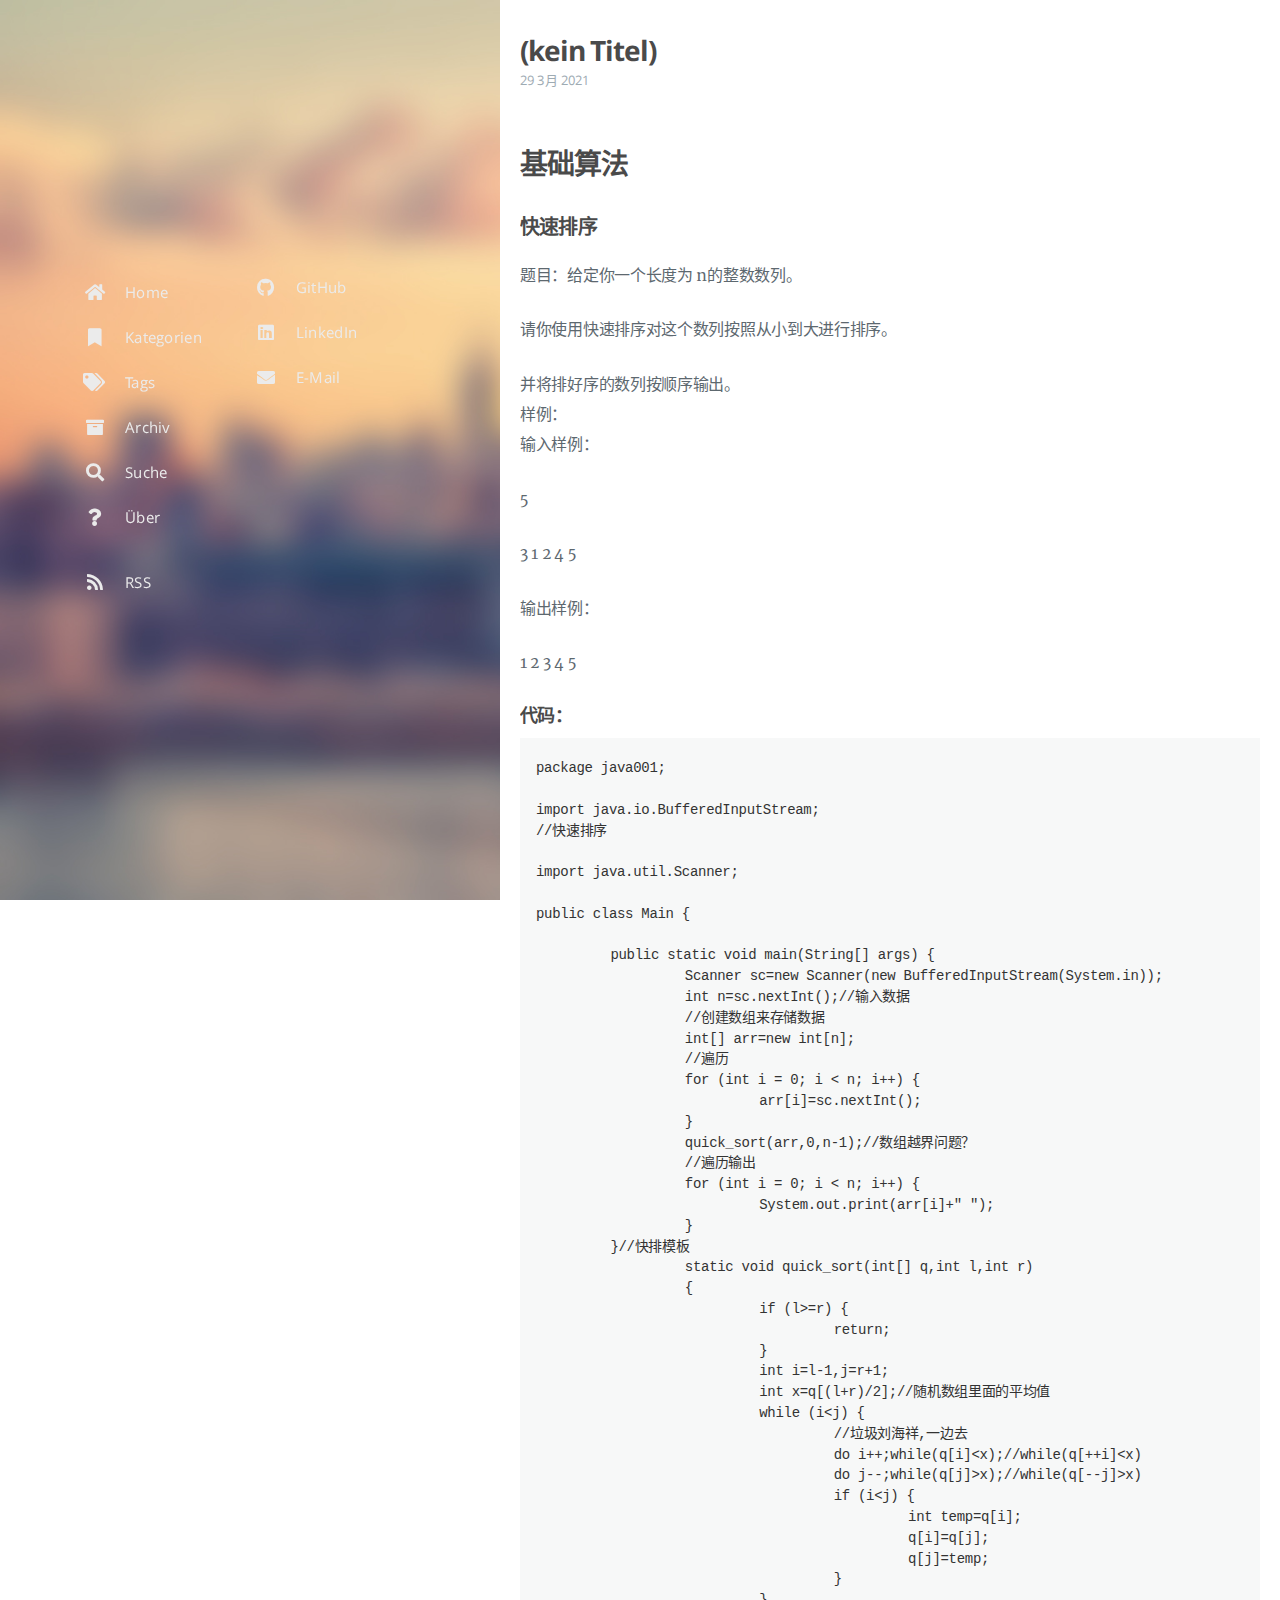
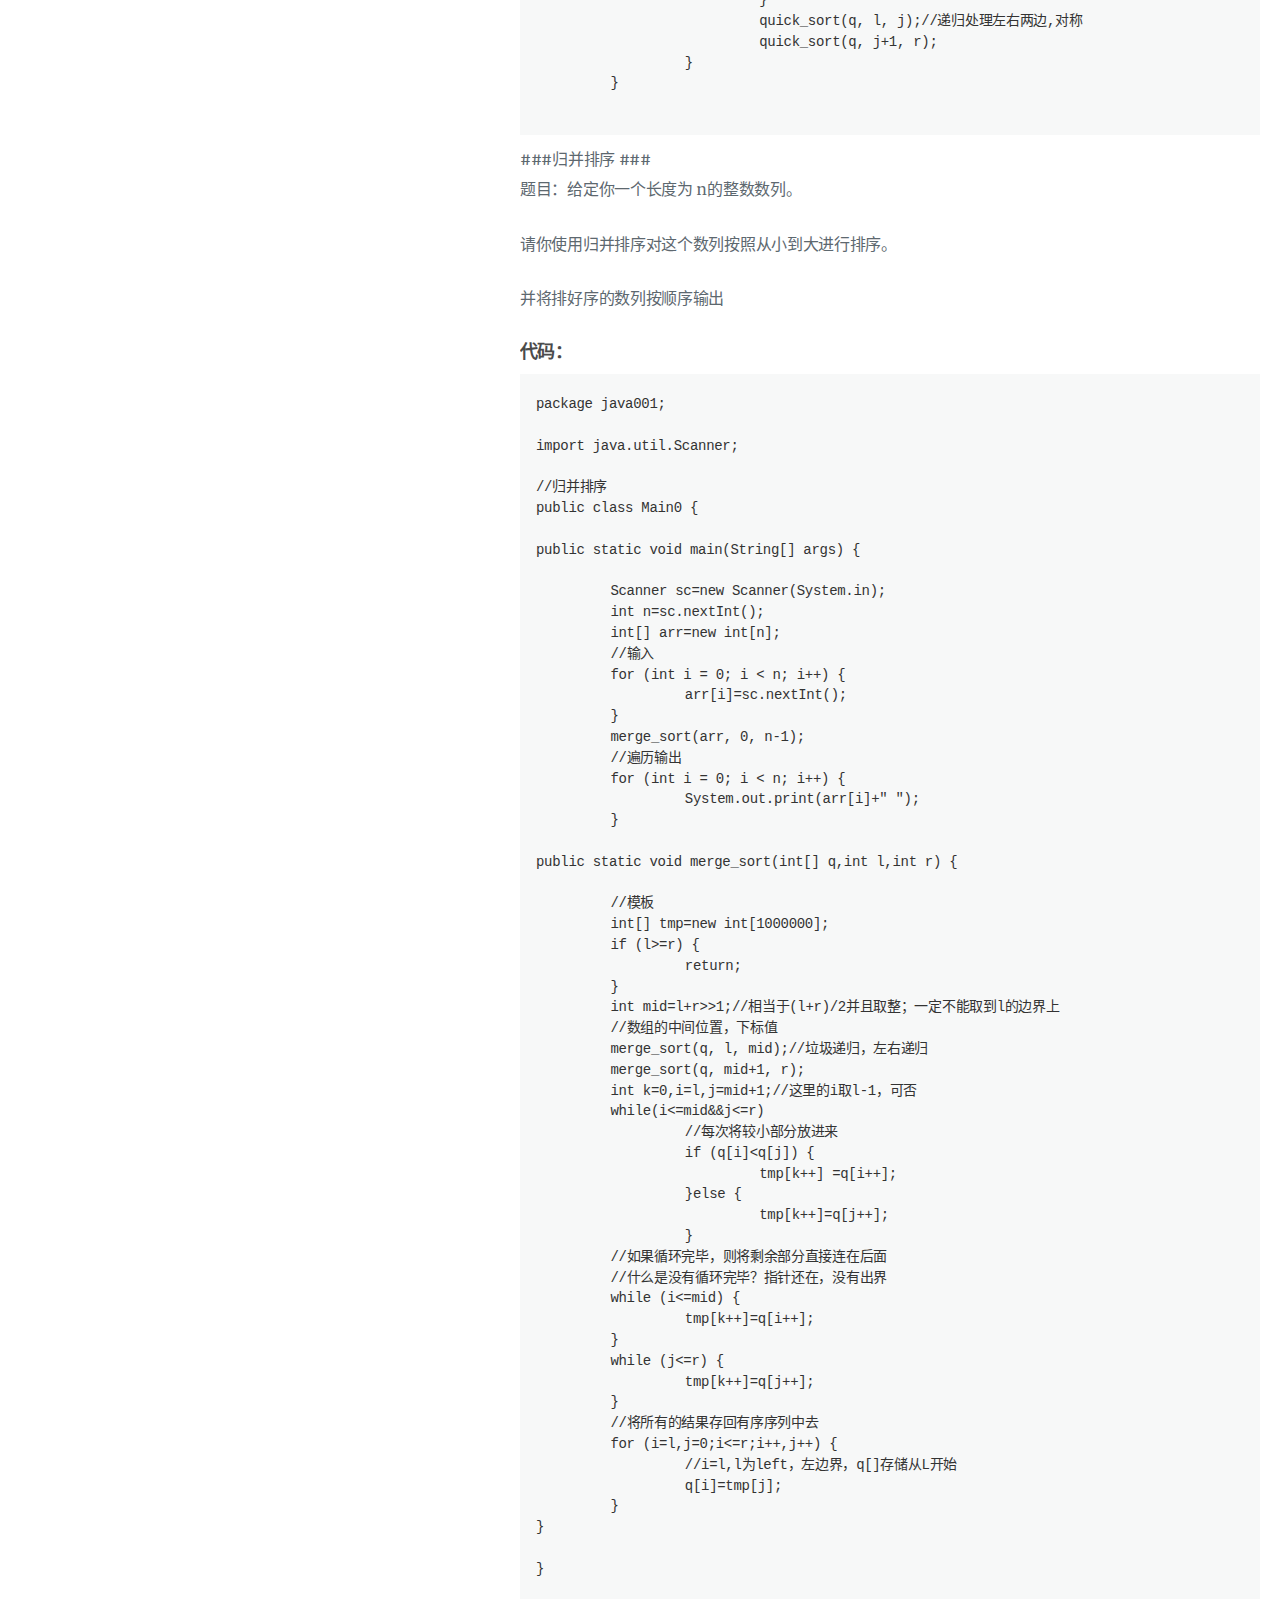
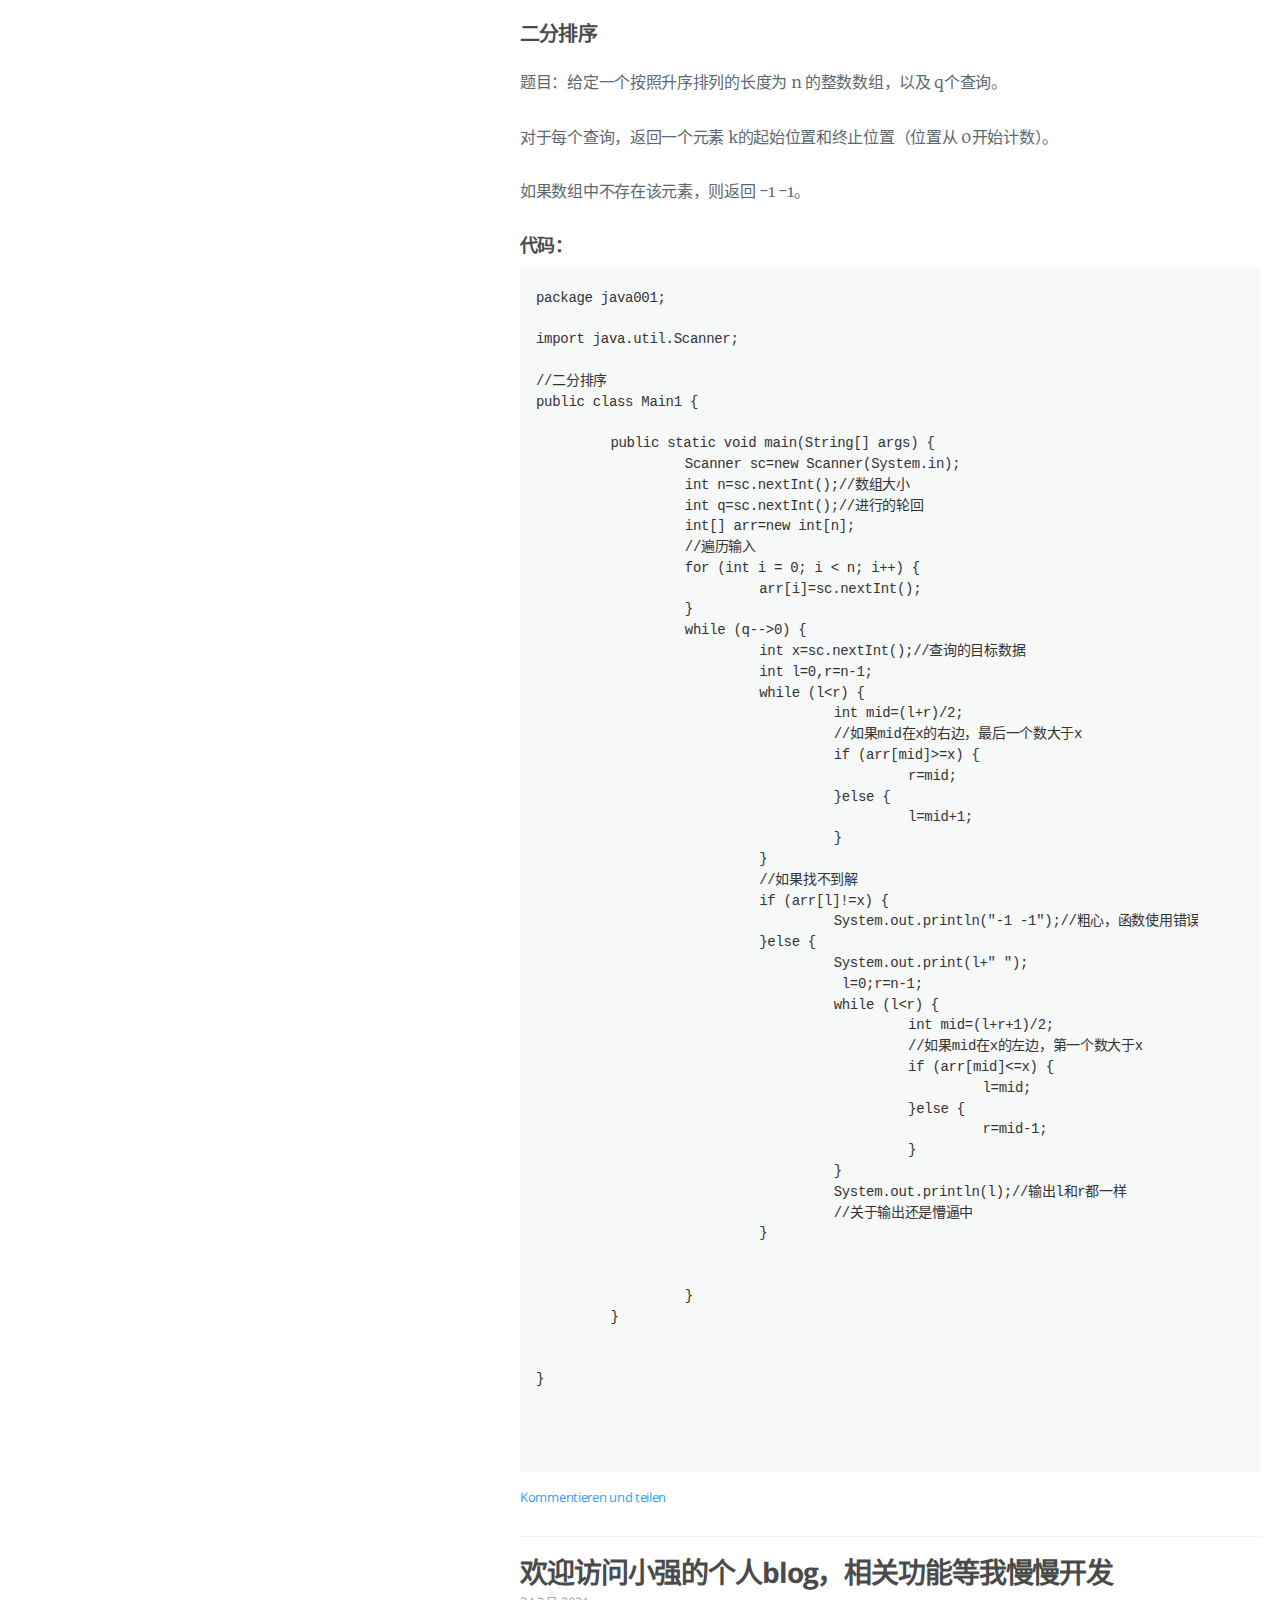
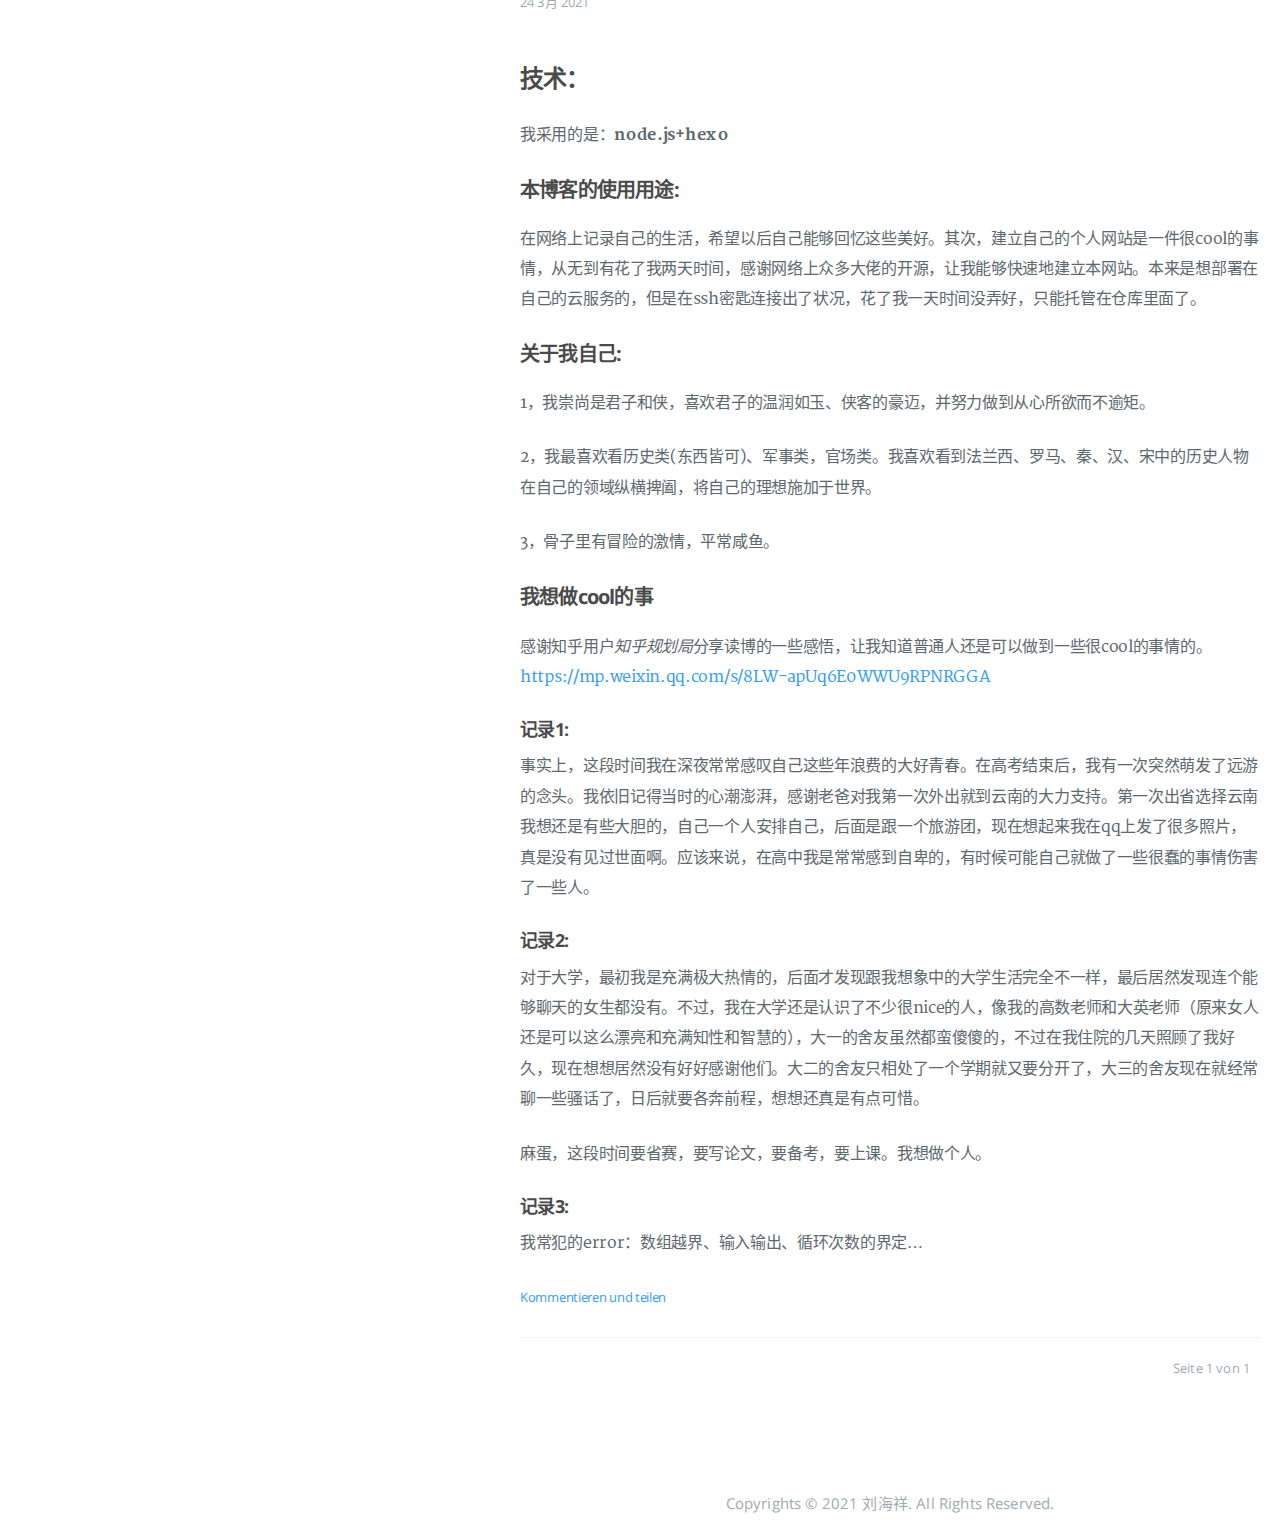
<file: index.html>
<!DOCTYPE html>
<html lang="zh-CN">
    
<head>
    <meta charset="UTF-8">
    <meta name="viewport" content="width=device-width, initial-scale=1">
    <meta name="generator" content="小强的博客">
    <title>小强的博客</title>
    <meta name="author" content="刘海祥">
    
    
    
    <script type="application/ld+json">{"@context":"http://schema.org","@type":"Website","@id":"http://example.com","author":{"@type":"Person","name":"刘海祥","sameAs":["https://github.com/","https://www.linkedin.com/profile/","mailto"]},"name":"小强的博客","description":"欢迎来到代码狗的世界","url":"http://example.com"}</script>
    <meta name="description" content="欢迎来到代码狗的世界">
<meta property="og:type" content="blog">
<meta property="og:title" content="小强的博客">
<meta property="og:url" content="http://example.com/index.html">
<meta property="og:site_name" content="小强的博客">
<meta property="og:description" content="欢迎来到代码狗的世界">
<meta property="og:locale" content="zh_CN">
<meta property="article:author" content="刘海祥">
<meta name="twitter:card" content="summary">
    
    
        
    
    
    
    
    
    <!--STYLES-->
    
<link rel="stylesheet" href="/assets/css/style-ru8npdwnuvxi4prlyw2y4anfelsjvovgwzmuroc33haallgk9060gcthr2rc.min.css">

    <!--STYLES END-->
    

    

    
</head>

    <body>
        <div id="blog">
            <!-- Define author's picture -->


    

<header id="header" data-behavior="1">
    <i id="btn-open-sidebar" class="fa fa-lg fa-bars"></i>
    <div class="header-title">
        <a
            class="header-title-link"
            href="/"
            aria-label=""
        >
            小强的博客
        </a>
    </div>
    
        
            <a
                class="header-right-picture "
                href="#about"
                aria-label="Öffne den Link: /#about"
            >
        
        
        </a>
    
</header>

            <!-- Define author's picture -->


<nav id="sidebar" data-behavior="1">
    <div class="sidebar-container">
        
        
            <ul class="sidebar-buttons">
            
                <li class="sidebar-button">
                    
                        <a
                            class="sidebar-button-link "
                            href="/"
                            
                            rel="noopener"
                            title="Home"
                        >
                        <i class="sidebar-button-icon fa fa-home" aria-hidden="true"></i>
                        <span class="sidebar-button-desc">Home</span>
                    </a>
            </li>
            
                <li class="sidebar-button">
                    
                        <a
                            class="sidebar-button-link "
                            href="/all-categories"
                            
                            rel="noopener"
                            title="Kategorien"
                        >
                        <i class="sidebar-button-icon fa fa-bookmark" aria-hidden="true"></i>
                        <span class="sidebar-button-desc">Kategorien</span>
                    </a>
            </li>
            
                <li class="sidebar-button">
                    
                        <a
                            class="sidebar-button-link "
                            href="/all-tags"
                            
                            rel="noopener"
                            title="Tags"
                        >
                        <i class="sidebar-button-icon fa fa-tags" aria-hidden="true"></i>
                        <span class="sidebar-button-desc">Tags</span>
                    </a>
            </li>
            
                <li class="sidebar-button">
                    
                        <a
                            class="sidebar-button-link "
                            href="/all-archives"
                            
                            rel="noopener"
                            title="Archiv"
                        >
                        <i class="sidebar-button-icon fa fa-archive" aria-hidden="true"></i>
                        <span class="sidebar-button-desc">Archiv</span>
                    </a>
            </li>
            
                <li class="sidebar-button">
                    
                        <a
                            class="sidebar-button-link open-algolia-search"
                            href="#search"
                            
                            rel="noopener"
                            title="Suche"
                        >
                        <i class="sidebar-button-icon fa fa-search" aria-hidden="true"></i>
                        <span class="sidebar-button-desc">Suche</span>
                    </a>
            </li>
            
                <li class="sidebar-button">
                    
                        <a
                            class="sidebar-button-link "
                            href="#about"
                            
                            rel="noopener"
                            title="Über"
                        >
                        <i class="sidebar-button-icon fa fa-question" aria-hidden="true"></i>
                        <span class="sidebar-button-desc">Über</span>
                    </a>
            </li>
            
        </ul>
        
            <ul class="sidebar-buttons">
            
                <li class="sidebar-button">
                    
                        <a
                            class="sidebar-button-link "
                            href="https://github.com/"
                            
                                target="_blank"
                            
                            rel="noopener"
                            title="GitHub"
                        >
                        <i class="sidebar-button-icon fab fa-github" aria-hidden="true"></i>
                        <span class="sidebar-button-desc">GitHub</span>
                    </a>
            </li>
            
                <li class="sidebar-button">
                    
                        <a
                            class="sidebar-button-link "
                            href="https://www.linkedin.com/profile/"
                            
                                target="_blank"
                            
                            rel="noopener"
                            title="LinkedIn"
                        >
                        <i class="sidebar-button-icon fab fa-linkedin" aria-hidden="true"></i>
                        <span class="sidebar-button-desc">LinkedIn</span>
                    </a>
            </li>
            
                <li class="sidebar-button">
                    
                        <a
                            class="sidebar-button-link "
                            href="/mailto"
                            
                            rel="noopener"
                            title="E-Mail"
                        >
                        <i class="sidebar-button-icon fa fa-envelope" aria-hidden="true"></i>
                        <span class="sidebar-button-desc">E-Mail</span>
                    </a>
            </li>
            
        </ul>
        
            <ul class="sidebar-buttons">
            
                <li class="sidebar-button">
                    
                        <a
                            class="sidebar-button-link "
                            href="/atom.xml"
                            
                            rel="noopener"
                            title="RSS"
                        >
                        <i class="sidebar-button-icon fa fa-rss" aria-hidden="true"></i>
                        <span class="sidebar-button-desc">RSS</span>
                    </a>
            </li>
            
        </ul>
        
    </div>
</nav>

            
            <div id="main" data-behavior="1"
                 class="
                        hasCoverMetaIn
                        ">
                <section class="postShorten-group main-content-wrap">
    
    
    <article class="postShorten postShorten--thumbnailimg-bottom">
        <div class="postShorten-wrap">
            
            <div class="postShorten-header">
                <h1 class="postShorten-title">
                    
                        <a
                            class="link-unstyled"
                            href="/2021/03/29/suanfa_1/"
                            aria-label=": "
                        >
                            (kein Titel)
                        </a>
                    
                </h1>
                <div class="postShorten-meta">
    <time datetime="2021-03-29T23:36:45+08:00">
	
		    29 3月 2021
    	
    </time>
    
</div>

            </div>
            
                <div class="postShorten-content">
                    <h1 id="基础算法"><a href="#基础算法" class="headerlink" title="基础算法"></a>基础算法</h1><h3 id="快速排序"><a href="#快速排序" class="headerlink" title="快速排序"></a>快速排序</h3><p>题目：给定你一个长度为 n的整数数列。</p>
<p>请你使用快速排序对这个数列按照从小到大进行排序。</p>
<p>并将排好序的数列按顺序输出。<br>样例：<br>输入样例：</p>
<p>5</p>
<p>3 1 2 4 5</p>
<p>输出样例：</p>
<p>1 2 3 4 5</p>
<h4 id="代码："><a href="#代码：" class="headerlink" title="代码："></a>代码：</h4><figure class="highlight plain"><table><tr><td class="gutter"><pre><span class="line">1</span><br><span class="line">2</span><br><span class="line">3</span><br><span class="line">4</span><br><span class="line">5</span><br><span class="line">6</span><br><span class="line">7</span><br><span class="line">8</span><br><span class="line">9</span><br><span class="line">10</span><br><span class="line">11</span><br><span class="line">12</span><br><span class="line">13</span><br><span class="line">14</span><br><span class="line">15</span><br><span class="line">16</span><br><span class="line">17</span><br><span class="line">18</span><br><span class="line">19</span><br><span class="line">20</span><br><span class="line">21</span><br><span class="line">22</span><br><span class="line">23</span><br><span class="line">24</span><br><span class="line">25</span><br><span class="line">26</span><br><span class="line">27</span><br><span class="line">28</span><br><span class="line">29</span><br><span class="line">30</span><br><span class="line">31</span><br><span class="line">32</span><br><span class="line">33</span><br><span class="line">34</span><br><span class="line">35</span><br><span class="line">36</span><br><span class="line">37</span><br><span class="line">38</span><br><span class="line">39</span><br><span class="line">40</span><br><span class="line">41</span><br><span class="line">42</span><br><span class="line">43</span><br><span class="line">44</span><br><span class="line">45</span><br><span class="line">46</span><br></pre></td><td class="code"><pre><span class="line">package java001;</span><br><span class="line"></span><br><span class="line">import java.io.BufferedInputStream;</span><br><span class="line">&#x2F;&#x2F;快速排序</span><br><span class="line"></span><br><span class="line">import java.util.Scanner;</span><br><span class="line"></span><br><span class="line">public class Main &#123;</span><br><span class="line"></span><br><span class="line">	public static void main(String[] args) &#123;</span><br><span class="line">		Scanner sc&#x3D;new Scanner(new BufferedInputStream(System.in));</span><br><span class="line">		int n&#x3D;sc.nextInt();&#x2F;&#x2F;输入数据</span><br><span class="line">		&#x2F;&#x2F;创建数组来存储数据</span><br><span class="line">		int[] arr&#x3D;new int[n];</span><br><span class="line">		&#x2F;&#x2F;遍历</span><br><span class="line">		for (int i &#x3D; 0; i &lt; n; i++) &#123;</span><br><span class="line">			arr[i]&#x3D;sc.nextInt();</span><br><span class="line">		&#125;</span><br><span class="line">		quick_sort(arr,0,n-1);&#x2F;&#x2F;数组越界问题？</span><br><span class="line">		&#x2F;&#x2F;遍历输出</span><br><span class="line">		for (int i &#x3D; 0; i &lt; n; i++) &#123;</span><br><span class="line">			System.out.print(arr[i]+&quot; &quot;);</span><br><span class="line">		&#125;</span><br><span class="line">	&#125;&#x2F;&#x2F;快排模板</span><br><span class="line">		static void quick_sort(int[] q,int l,int r)</span><br><span class="line">		&#123;</span><br><span class="line">			if (l&gt;&#x3D;r) &#123;</span><br><span class="line">				return;</span><br><span class="line">			&#125;</span><br><span class="line">			int i&#x3D;l-1,j&#x3D;r+1;</span><br><span class="line">			int x&#x3D;q[(l+r)&#x2F;2];&#x2F;&#x2F;随机数组里面的平均值</span><br><span class="line">			while (i&lt;j) &#123;</span><br><span class="line">				&#x2F;&#x2F;垃圾刘海祥,一边去</span><br><span class="line">				do i++;while(q[i]&lt;x);&#x2F;&#x2F;while(q[++i]&lt;x)</span><br><span class="line">				do j--;while(q[j]&gt;x);&#x2F;&#x2F;while(q[--j]&gt;x)</span><br><span class="line">				if (i&lt;j) &#123;</span><br><span class="line">					int temp&#x3D;q[i];</span><br><span class="line">					q[i]&#x3D;q[j];</span><br><span class="line">					q[j]&#x3D;temp;</span><br><span class="line">				&#125;</span><br><span class="line">			&#125;</span><br><span class="line">			quick_sort(q, l, j);&#x2F;&#x2F;递归处理左右两边,对称</span><br><span class="line">			quick_sort(q, j+1, r);</span><br><span class="line">		&#125;	</span><br><span class="line">	&#125;</span><br><span class="line"></span><br></pre></td></tr></table></figure>
<p>###归并排序 ###<br>题目：给定你一个长度为 n的整数数列。</p>
<p>请你使用归并排序对这个数列按照从小到大进行排序。</p>
<p>并将排好序的数列按顺序输出</p>
<h4 id="代码：-1"><a href="#代码：-1" class="headerlink" title="代码："></a>代码：</h4><figure class="highlight plain"><table><tr><td class="gutter"><pre><span class="line">1</span><br><span class="line">2</span><br><span class="line">3</span><br><span class="line">4</span><br><span class="line">5</span><br><span class="line">6</span><br><span class="line">7</span><br><span class="line">8</span><br><span class="line">9</span><br><span class="line">10</span><br><span class="line">11</span><br><span class="line">12</span><br><span class="line">13</span><br><span class="line">14</span><br><span class="line">15</span><br><span class="line">16</span><br><span class="line">17</span><br><span class="line">18</span><br><span class="line">19</span><br><span class="line">20</span><br><span class="line">21</span><br><span class="line">22</span><br><span class="line">23</span><br><span class="line">24</span><br><span class="line">25</span><br><span class="line">26</span><br><span class="line">27</span><br><span class="line">28</span><br><span class="line">29</span><br><span class="line">30</span><br><span class="line">31</span><br><span class="line">32</span><br><span class="line">33</span><br><span class="line">34</span><br><span class="line">35</span><br><span class="line">36</span><br><span class="line">37</span><br><span class="line">38</span><br><span class="line">39</span><br><span class="line">40</span><br><span class="line">41</span><br><span class="line">42</span><br><span class="line">43</span><br><span class="line">44</span><br><span class="line">45</span><br><span class="line">46</span><br><span class="line">47</span><br><span class="line">48</span><br><span class="line">49</span><br><span class="line">50</span><br><span class="line">51</span><br><span class="line">52</span><br><span class="line">53</span><br><span class="line">54</span><br><span class="line">55</span><br><span class="line">56</span><br><span class="line">57</span><br></pre></td><td class="code"><pre><span class="line">package java001;</span><br><span class="line"></span><br><span class="line">import java.util.Scanner;</span><br><span class="line"></span><br><span class="line">&#x2F;&#x2F;归并排序</span><br><span class="line">public class Main0 &#123;</span><br><span class="line"></span><br><span class="line">public static void main(String[] args) &#123;</span><br><span class="line"></span><br><span class="line">	Scanner sc&#x3D;new Scanner(System.in);</span><br><span class="line">	int n&#x3D;sc.nextInt();</span><br><span class="line">	int[] arr&#x3D;new int[n];</span><br><span class="line">	&#x2F;&#x2F;输入</span><br><span class="line">	for (int i &#x3D; 0; i &lt; n; i++) &#123;</span><br><span class="line">		arr[i]&#x3D;sc.nextInt();</span><br><span class="line">	&#125;</span><br><span class="line">	merge_sort(arr, 0, n-1);</span><br><span class="line">	&#x2F;&#x2F;遍历输出</span><br><span class="line">	for (int i &#x3D; 0; i &lt; n; i++) &#123;</span><br><span class="line">		System.out.print(arr[i]+&quot; &quot;);</span><br><span class="line">	&#125;</span><br><span class="line">	</span><br><span class="line">public static void merge_sort(int[] q,int l,int r) &#123;</span><br><span class="line"></span><br><span class="line">	&#x2F;&#x2F;模板</span><br><span class="line">	int[] tmp&#x3D;new int[1000000];</span><br><span class="line">	if (l&gt;&#x3D;r) &#123;</span><br><span class="line">		return;</span><br><span class="line">	&#125;</span><br><span class="line">	int mid&#x3D;l+r&gt;&gt;1;&#x2F;&#x2F;相当于(l+r)&#x2F;2并且取整；一定不能取到l的边界上</span><br><span class="line">	&#x2F;&#x2F;数组的中间位置，下标值</span><br><span class="line">	merge_sort(q, l, mid);&#x2F;&#x2F;垃圾递归，左右递归</span><br><span class="line">	merge_sort(q, mid+1, r);              </span><br><span class="line">	int k&#x3D;0,i&#x3D;l,j&#x3D;mid+1;&#x2F;&#x2F;这里的i取l-1，可否</span><br><span class="line">	while(i&lt;&#x3D;mid&amp;&amp;j&lt;&#x3D;r)</span><br><span class="line">		&#x2F;&#x2F;每次将较小部分放进来</span><br><span class="line">		if (q[i]&lt;q[j]) &#123;</span><br><span class="line">			tmp[k++] &#x3D;q[i++];</span><br><span class="line">		&#125;else &#123;</span><br><span class="line">			tmp[k++]&#x3D;q[j++];</span><br><span class="line">		&#125;</span><br><span class="line">	&#x2F;&#x2F;如果循环完毕，则将剩余部分直接连在后面</span><br><span class="line">	&#x2F;&#x2F;什么是没有循环完毕？指针还在，没有出界</span><br><span class="line">	while (i&lt;&#x3D;mid) &#123;</span><br><span class="line">		tmp[k++]&#x3D;q[i++];</span><br><span class="line">	&#125;</span><br><span class="line">	while (j&lt;&#x3D;r) &#123;</span><br><span class="line">		tmp[k++]&#x3D;q[j++];</span><br><span class="line">	&#125;</span><br><span class="line">	&#x2F;&#x2F;将所有的结果存回有序序列中去</span><br><span class="line">	for (i&#x3D;l,j&#x3D;0;i&lt;&#x3D;r;i++,j++) &#123;</span><br><span class="line">		&#x2F;&#x2F;i&#x3D;l,l为left，左边界，q[]存储从L开始</span><br><span class="line">		q[i]&#x3D;tmp[j];</span><br><span class="line">	&#125;	</span><br><span class="line">&#125;</span><br><span class="line">	</span><br><span class="line">&#125;</span><br></pre></td></tr></table></figure>
<h3 id="二分排序"><a href="#二分排序" class="headerlink" title="二分排序"></a>二分排序</h3><p>题目：给定一个按照升序排列的长度为 n 的整数数组，以及 q个查询。</p>
<p>对于每个查询，返回一个元素 k的起始位置和终止位置（位置从 0开始计数）。</p>
<p>如果数组中不存在该元素，则返回 -1 -1。</p>
<h4 id="代码：-2"><a href="#代码：-2" class="headerlink" title="代码："></a>代码：</h4><figure class="highlight plain"><table><tr><td class="gutter"><pre><span class="line">1</span><br><span class="line">2</span><br><span class="line">3</span><br><span class="line">4</span><br><span class="line">5</span><br><span class="line">6</span><br><span class="line">7</span><br><span class="line">8</span><br><span class="line">9</span><br><span class="line">10</span><br><span class="line">11</span><br><span class="line">12</span><br><span class="line">13</span><br><span class="line">14</span><br><span class="line">15</span><br><span class="line">16</span><br><span class="line">17</span><br><span class="line">18</span><br><span class="line">19</span><br><span class="line">20</span><br><span class="line">21</span><br><span class="line">22</span><br><span class="line">23</span><br><span class="line">24</span><br><span class="line">25</span><br><span class="line">26</span><br><span class="line">27</span><br><span class="line">28</span><br><span class="line">29</span><br><span class="line">30</span><br><span class="line">31</span><br><span class="line">32</span><br><span class="line">33</span><br><span class="line">34</span><br><span class="line">35</span><br><span class="line">36</span><br><span class="line">37</span><br><span class="line">38</span><br><span class="line">39</span><br><span class="line">40</span><br><span class="line">41</span><br><span class="line">42</span><br><span class="line">43</span><br><span class="line">44</span><br><span class="line">45</span><br><span class="line">46</span><br><span class="line">47</span><br><span class="line">48</span><br><span class="line">49</span><br><span class="line">50</span><br><span class="line">51</span><br><span class="line">52</span><br><span class="line">53</span><br><span class="line">54</span><br><span class="line">55</span><br><span class="line">56</span><br></pre></td><td class="code"><pre><span class="line">package java001;</span><br><span class="line"></span><br><span class="line">import java.util.Scanner;</span><br><span class="line"></span><br><span class="line">&#x2F;&#x2F;二分排序</span><br><span class="line">public class Main1 &#123;</span><br><span class="line"></span><br><span class="line">	public static void main(String[] args) &#123;</span><br><span class="line">		Scanner sc&#x3D;new Scanner(System.in);</span><br><span class="line">		int n&#x3D;sc.nextInt();&#x2F;&#x2F;数组大小</span><br><span class="line">		int q&#x3D;sc.nextInt();&#x2F;&#x2F;进行的轮回</span><br><span class="line">		int[] arr&#x3D;new int[n];</span><br><span class="line">		&#x2F;&#x2F;遍历输入</span><br><span class="line">		for (int i &#x3D; 0; i &lt; n; i++) &#123;</span><br><span class="line">			arr[i]&#x3D;sc.nextInt();</span><br><span class="line">		&#125;</span><br><span class="line">		while (q--&gt;0) &#123;</span><br><span class="line">			int x&#x3D;sc.nextInt();&#x2F;&#x2F;查询的目标数据</span><br><span class="line">			int l&#x3D;0,r&#x3D;n-1;</span><br><span class="line">			while (l&lt;r) &#123;</span><br><span class="line">				int mid&#x3D;(l+r)&#x2F;2;</span><br><span class="line">				&#x2F;&#x2F;如果mid在x的右边，最后一个数大于x</span><br><span class="line">				if (arr[mid]&gt;&#x3D;x) &#123;</span><br><span class="line">					r&#x3D;mid;</span><br><span class="line">				&#125;else &#123;</span><br><span class="line">					l&#x3D;mid+1;</span><br><span class="line">				&#125;</span><br><span class="line">			&#125;</span><br><span class="line">			&#x2F;&#x2F;如果找不到解</span><br><span class="line">			if (arr[l]!&#x3D;x) &#123;</span><br><span class="line">				System.out.println(&quot;-1 -1&quot;);&#x2F;&#x2F;粗心，函数使用错误</span><br><span class="line">			&#125;else &#123;</span><br><span class="line">				System.out.print(l+&quot; &quot;);</span><br><span class="line">				 l&#x3D;0;r&#x3D;n-1;</span><br><span class="line">				while (l&lt;r) &#123;</span><br><span class="line">					int mid&#x3D;(l+r+1)&#x2F;2;</span><br><span class="line">					&#x2F;&#x2F;如果mid在x的左边，第一个数大于x</span><br><span class="line">					if (arr[mid]&lt;&#x3D;x) &#123;</span><br><span class="line">						l&#x3D;mid;</span><br><span class="line">					&#125;else &#123;</span><br><span class="line">						r&#x3D;mid-1;</span><br><span class="line">					&#125;</span><br><span class="line">				&#125;</span><br><span class="line">				System.out.println(l);&#x2F;&#x2F;输出l和r都一样</span><br><span class="line">				&#x2F;&#x2F;关于输出还是懵逼中</span><br><span class="line">			&#125;</span><br><span class="line">			</span><br><span class="line">			</span><br><span class="line">		&#125;</span><br><span class="line">	&#125;</span><br><span class="line">		</span><br><span class="line">		</span><br><span class="line">&#125;</span><br><span class="line">	</span><br><span class="line"></span><br><span class="line"></span><br></pre></td></tr></table></figure>
                    
                        


                    
                    
                        <p>
                            <a
                                href="/2021/03/29/suanfa_1/#post-footer"
                                class="postShorten-excerpt_link link"
                                aria-label=""
                            >
                                Kommentieren und teilen
                            </a>
                        </p>
                    
                </div>
            
        </div>
        
    </article>
    
    
    <article class="postShorten postShorten--thumbnailimg-bottom">
        <div class="postShorten-wrap">
            
            <div class="postShorten-header">
                <h1 class="postShorten-title">
                    
                        <a
                            class="link-unstyled"
                            href="/2021/03/24/hello-world/"
                            aria-label=": 欢迎访问小强的个人blog，相关功能等我慢慢开发"
                        >
                            欢迎访问小强的个人blog，相关功能等我慢慢开发
                        </a>
                    
                </h1>
                <div class="postShorten-meta">
    <time datetime="2021-03-24T19:36:19+08:00">
	
		    24 3月 2021
    	
    </time>
    
</div>

            </div>
            
                <div class="postShorten-content">
                    <h2 id="技术："><a href="#技术：" class="headerlink" title="技术："></a>技术：</h2><p> 我采用的是：<strong>node.js+hexo</strong></p>
<h3 id="本博客的使用用途"><a href="#本博客的使用用途" class="headerlink" title="本博客的使用用途:"></a>本博客的使用用途:</h3><p>在网络上记录自己的生活，希望以后自己能够回忆这些美好。其次，建立自己的个人网站是一件很cool的事情，从无到有花了我两天时间，感谢网络上众多大佬的开源，让我能够快速地建立本网站。本来是想部署在自己的云服务的，但是在ssh密匙连接出了状况，花了我一天时间没弄好，只能托管在仓库里面了。</p>
<h3 id="关于我自己"><a href="#关于我自己" class="headerlink" title="关于我自己:"></a>关于我自己:</h3><p>1，我崇尚是君子和侠，喜欢君子的温润如玉、侠客的豪迈，并努力做到从心所欲而不逾矩。</p>
<p>2，我最喜欢看历史类(东西皆可)、军事类，官场类。我喜欢看到法兰西、罗马、秦、汉、宋中的历史人物在自己的领域纵横捭阖，将自己的理想施加于世界。</p>
<p>3，骨子里有冒险的激情，平常咸鱼。</p>
<h3 id="我想做cool的事"><a href="#我想做cool的事" class="headerlink" title="我想做cool的事"></a>我想做cool的事</h3><p>感谢知乎用户<em>知乎规划局</em>分享读博的一些感悟，让我知道普通人还是可以做到一些很cool的事情的。<a target="_blank" rel="noopener" href="https://mp.weixin.qq.com/s/8LW-apUq6E0WWU9RPNRGGA">https://mp.weixin.qq.com/s/8LW-apUq6E0WWU9RPNRGGA</a></p>
<h4 id="记录1"><a href="#记录1" class="headerlink" title="记录1:"></a>记录1:</h4><p>事实上，这段时间我在深夜常常感叹自己这些年浪费的大好青春。在高考结束后，我有一次突然萌发了远游的念头。我依旧记得当时的心潮澎湃，感谢老爸对我第一次外出就到云南的大力支持。第一次出省选择云南我想还是有些大胆的，自己一个人安排自己，后面是跟一个旅游团，现在想起来我在qq上发了很多照片，真是没有见过世面啊。应该来说，在高中我是常常感到自卑的，有时候可能自己就做了一些很蠢的事情伤害了一些人。</p>
<h4 id="记录2"><a href="#记录2" class="headerlink" title="记录2:"></a>记录2:</h4><p>对于大学，最初我是充满极大热情的，后面才发现跟我想象中的大学生活完全不一样，最后居然发现连个能够聊天的女生都没有。不过，我在大学还是认识了不少很nice的人，像我的高数老师和大英老师（原来女人还是可以这么漂亮和充满知性和智慧的），大一的舍友虽然都蛮傻傻的，不过在我住院的几天照顾了我好久，现在想想居然没有好好感谢他们。大二的舍友只相处了一个学期就又要分开了，大三的舍友现在就经常聊一些骚话了，日后就要各奔前程，想想还真是有点可惜。</p>
<p>麻蛋，这段时间要省赛，要写论文，要备考，要上课。我想做个人。</p>
<h4 id="记录3"><a href="#记录3" class="headerlink" title="记录3:"></a>记录3:</h4><p>我常犯的error：数组越界、输入输出、循环次数的界定…</p>

                    
                        


                    
                    
                        <p>
                            <a
                                href="/2021/03/24/hello-world/#post-footer"
                                class="postShorten-excerpt_link link"
                                aria-label=""
                            >
                                Kommentieren und teilen
                            </a>
                        </p>
                    
                </div>
            
        </div>
        
    </article>
    
    <div class="pagination-bar">
    <ul class="pagination">
        
        
        <li class="pagination-number">Seite 1 von 1</li>
    </ul>
</div>

</section>


                <footer id="footer" class="main-content-wrap">
    <span class="copyrights">
        Copyrights &copy; 2021 刘海祥. All Rights Reserved.
    </span>
</footer>

            </div>
            
        </div>
        


<div id="about">
    <div id="about-card">
        <div id="about-btn-close">
            <i class="fa fa-times"></i>
        </div>
        
            <h4 id="about-card-name">刘海祥</h4>
        
            <div id="about-card-bio"><p>author.bio</p>
</div>
        
        
            <div id="about-card-job">
                <i class="fa fa-briefcase"></i>
                <br/>
                <p>author.job</p>

            </div>
        
        
    </div>
</div>

        
        
<div id="cover" style="background-image:url('/assets/images/cover.jpg');"></div>
        <!--SCRIPTS-->

<script src="/assets/js/script-6wrlb7xgqxbcpv9tzildhpkqt2pryvjrctbwdj5aztzyoinshxud0hqvs0xz.min.js"></script>

<!--SCRIPTS END-->





    </body>
</html>
</file>
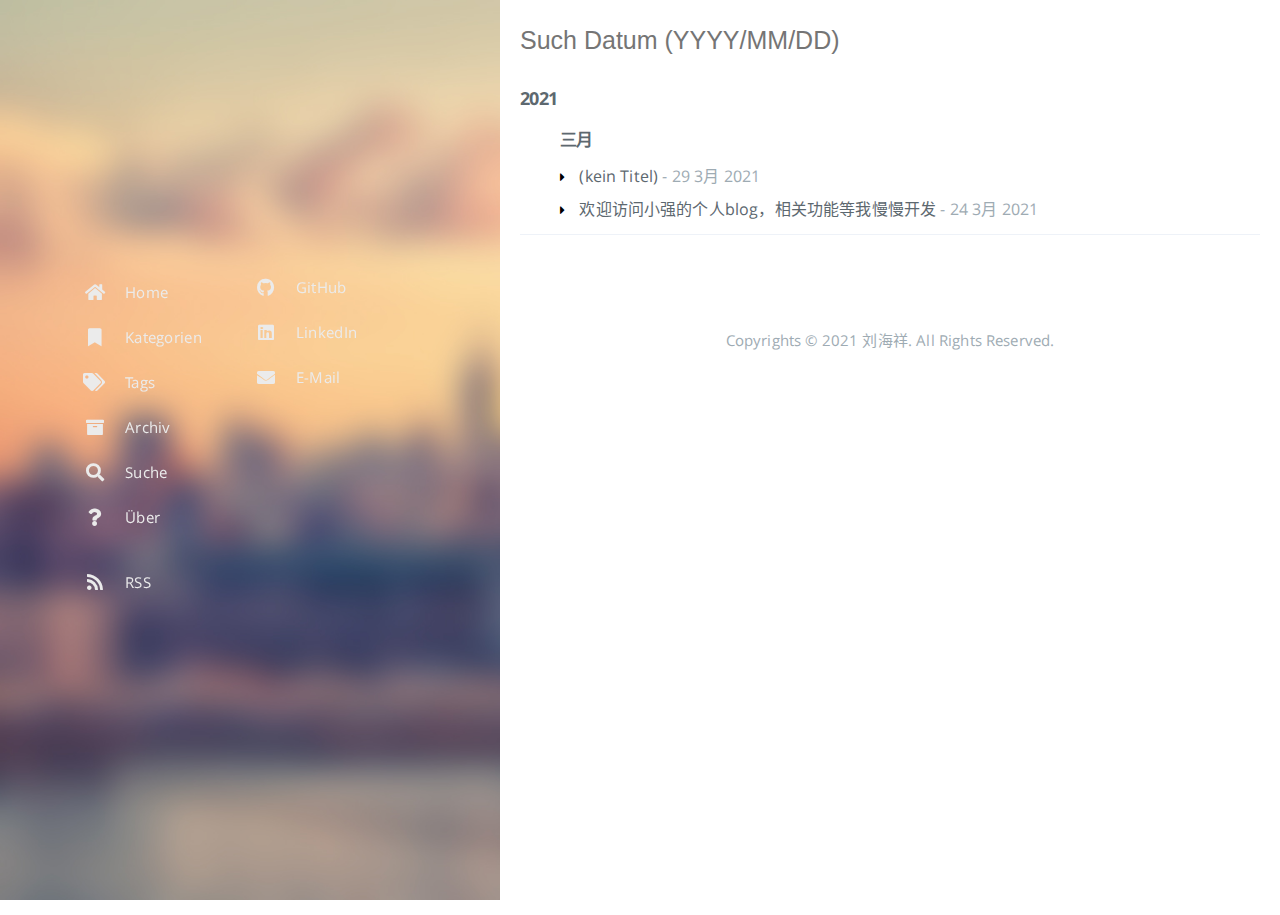
<file: all-archives/index.html>
<!DOCTYPE html>
<html lang="zh-CN">
    
<head>
    <meta charset="UTF-8">
    <meta name="viewport" content="width=device-width, initial-scale=1">
    <meta name="generator" content="小强的博客">
    <title>all-archives - 小强的博客</title>
    <meta name="author" content="刘海祥">
    
    
    
    <script type="application/ld+json">{"@context":"http://schema.org","@type":"Website","@id":"http://example.com","author":{"@type":"Person","name":"刘海祥","sameAs":["https://github.com/","https://www.linkedin.com/profile/","mailto"]},"name":"小强的博客","description":"欢迎来到代码狗的世界","url":"http://example.com"}</script>
    <meta name="description" content="欢迎来到代码狗的世界">
<meta property="og:type" content="blog">
<meta property="og:title" content="all-archives">
<meta property="og:url" content="http://example.com/all-archives/index.html">
<meta property="og:site_name" content="小强的博客">
<meta property="og:description" content="欢迎来到代码狗的世界">
<meta property="og:locale" content="zh_CN">
<meta property="article:published_time" content="2021-03-25T12:01:14.400Z">
<meta property="article:modified_time" content="2021-03-25T12:01:00.356Z">
<meta property="article:author" content="刘海祥">
<meta name="twitter:card" content="summary">
    
    
        
    
    
    
    
    
    <!--STYLES-->
    
<link rel="stylesheet" href="/assets/css/style-ru8npdwnuvxi4prlyw2y4anfelsjvovgwzmuroc33haallgk9060gcthr2rc.min.css">

    <!--STYLES END-->
    

    

    
</head>

    <body>
        <div id="blog">
            <!-- Define author's picture -->


    

<header id="header" data-behavior="1">
    <i id="btn-open-sidebar" class="fa fa-lg fa-bars"></i>
    <div class="header-title">
        <a
            class="header-title-link"
            href="/"
            aria-label=""
        >
            小强的博客
        </a>
    </div>
    
        
            <a
                class="header-right-picture "
                href="#about"
                aria-label="Öffne den Link: /#about"
            >
        
        
        </a>
    
</header>

            <!-- Define author's picture -->


<nav id="sidebar" data-behavior="1">
    <div class="sidebar-container">
        
        
            <ul class="sidebar-buttons">
            
                <li class="sidebar-button">
                    
                        <a
                            class="sidebar-button-link "
                            href="/"
                            
                            rel="noopener"
                            title="Home"
                        >
                        <i class="sidebar-button-icon fa fa-home" aria-hidden="true"></i>
                        <span class="sidebar-button-desc">Home</span>
                    </a>
            </li>
            
                <li class="sidebar-button">
                    
                        <a
                            class="sidebar-button-link "
                            href="/all-categories"
                            
                            rel="noopener"
                            title="Kategorien"
                        >
                        <i class="sidebar-button-icon fa fa-bookmark" aria-hidden="true"></i>
                        <span class="sidebar-button-desc">Kategorien</span>
                    </a>
            </li>
            
                <li class="sidebar-button">
                    
                        <a
                            class="sidebar-button-link "
                            href="/all-tags"
                            
                            rel="noopener"
                            title="Tags"
                        >
                        <i class="sidebar-button-icon fa fa-tags" aria-hidden="true"></i>
                        <span class="sidebar-button-desc">Tags</span>
                    </a>
            </li>
            
                <li class="sidebar-button">
                    
                        <a
                            class="sidebar-button-link "
                            href="/all-archives"
                            
                            rel="noopener"
                            title="Archiv"
                        >
                        <i class="sidebar-button-icon fa fa-archive" aria-hidden="true"></i>
                        <span class="sidebar-button-desc">Archiv</span>
                    </a>
            </li>
            
                <li class="sidebar-button">
                    
                        <a
                            class="sidebar-button-link open-algolia-search"
                            href="#search"
                            
                            rel="noopener"
                            title="Suche"
                        >
                        <i class="sidebar-button-icon fa fa-search" aria-hidden="true"></i>
                        <span class="sidebar-button-desc">Suche</span>
                    </a>
            </li>
            
                <li class="sidebar-button">
                    
                        <a
                            class="sidebar-button-link "
                            href="#about"
                            
                            rel="noopener"
                            title="Über"
                        >
                        <i class="sidebar-button-icon fa fa-question" aria-hidden="true"></i>
                        <span class="sidebar-button-desc">Über</span>
                    </a>
            </li>
            
        </ul>
        
            <ul class="sidebar-buttons">
            
                <li class="sidebar-button">
                    
                        <a
                            class="sidebar-button-link "
                            href="https://github.com/"
                            
                                target="_blank"
                            
                            rel="noopener"
                            title="GitHub"
                        >
                        <i class="sidebar-button-icon fab fa-github" aria-hidden="true"></i>
                        <span class="sidebar-button-desc">GitHub</span>
                    </a>
            </li>
            
                <li class="sidebar-button">
                    
                        <a
                            class="sidebar-button-link "
                            href="https://www.linkedin.com/profile/"
                            
                                target="_blank"
                            
                            rel="noopener"
                            title="LinkedIn"
                        >
                        <i class="sidebar-button-icon fab fa-linkedin" aria-hidden="true"></i>
                        <span class="sidebar-button-desc">LinkedIn</span>
                    </a>
            </li>
            
                <li class="sidebar-button">
                    
                        <a
                            class="sidebar-button-link "
                            href="/mailto"
                            
                            rel="noopener"
                            title="E-Mail"
                        >
                        <i class="sidebar-button-icon fa fa-envelope" aria-hidden="true"></i>
                        <span class="sidebar-button-desc">E-Mail</span>
                    </a>
            </li>
            
        </ul>
        
            <ul class="sidebar-buttons">
            
                <li class="sidebar-button">
                    
                        <a
                            class="sidebar-button-link "
                            href="/atom.xml"
                            
                            rel="noopener"
                            title="RSS"
                        >
                        <i class="sidebar-button-icon fa fa-rss" aria-hidden="true"></i>
                        <span class="sidebar-button-desc">RSS</span>
                    </a>
            </li>
            
        </ul>
        
    </div>
</nav>

            
            <div id="main" data-behavior="1"
                 class="
                        hasCoverMetaIn
                        ">
                
<div id="archives" class="main-content-wrap">
    <form id="filter-form" action="#">
        <input name="date" type="text" class="form-control input--xlarge" placeholder="Such Datum (YYYY/MM/DD)" autofocus="autofocus">
    </form>
    <h5 class="archive-result text-color-base text-xlarge"
        data-message-zero="keinen Beitrag gefunden"
        data-message-one="1 Beitrag gefunden"
        data-message-other="{n} Einträge gefunden"></h5>
    <section class="boxes">
        
            
            
            
                
                
                <div class="archive archive-year box" data-date="2021">
                    <h4 class="archive-title">
                        <a class="link-unstyled" href="/archives/2021">2021</a>
                    </h4>
            
            
                
                <ul class="archive-posts archive-month" data-date="202103">
                    <h5 class="archive-title">
                        <a class="link-unstyled" href="/archives/2021/03">三月</a>
                    </h5>
                
            
            <li class="archive-post archive-day" data-date="20210329">
                <a class="archive-post-title" href="/2021/03/29/suanfa_1/">(kein Titel)</a>
                <span class="archive-post-date"> - 29 3月 2021</span>
            </li>
        
            
            
            
            
            <li class="archive-post archive-day" data-date="20210324">
                <a class="archive-post-title" href="/2021/03/24/hello-world/">欢迎访问小强的个人blog，相关功能等我慢慢开发</a>
                <span class="archive-post-date"> - 24 3月 2021</span>
            </li>
        
    </section>
</div>

                <footer id="footer" class="main-content-wrap">
    <span class="copyrights">
        Copyrights &copy; 2021 刘海祥. All Rights Reserved.
    </span>
</footer>

            </div>
            
        </div>
        


<div id="about">
    <div id="about-card">
        <div id="about-btn-close">
            <i class="fa fa-times"></i>
        </div>
        
            <h4 id="about-card-name">刘海祥</h4>
        
            <div id="about-card-bio"><p>author.bio</p>
</div>
        
        
            <div id="about-card-job">
                <i class="fa fa-briefcase"></i>
                <br/>
                <p>author.job</p>

            </div>
        
        
    </div>
</div>

        
        
<div id="cover" style="background-image:url('/assets/images/cover.jpg');"></div>
        <!--SCRIPTS-->

<script src="/assets/js/script-6wrlb7xgqxbcpv9tzildhpkqt2pryvjrctbwdj5aztzyoinshxud0hqvs0xz.min.js"></script>

<!--SCRIPTS END-->





    </body>
</html>
</file>
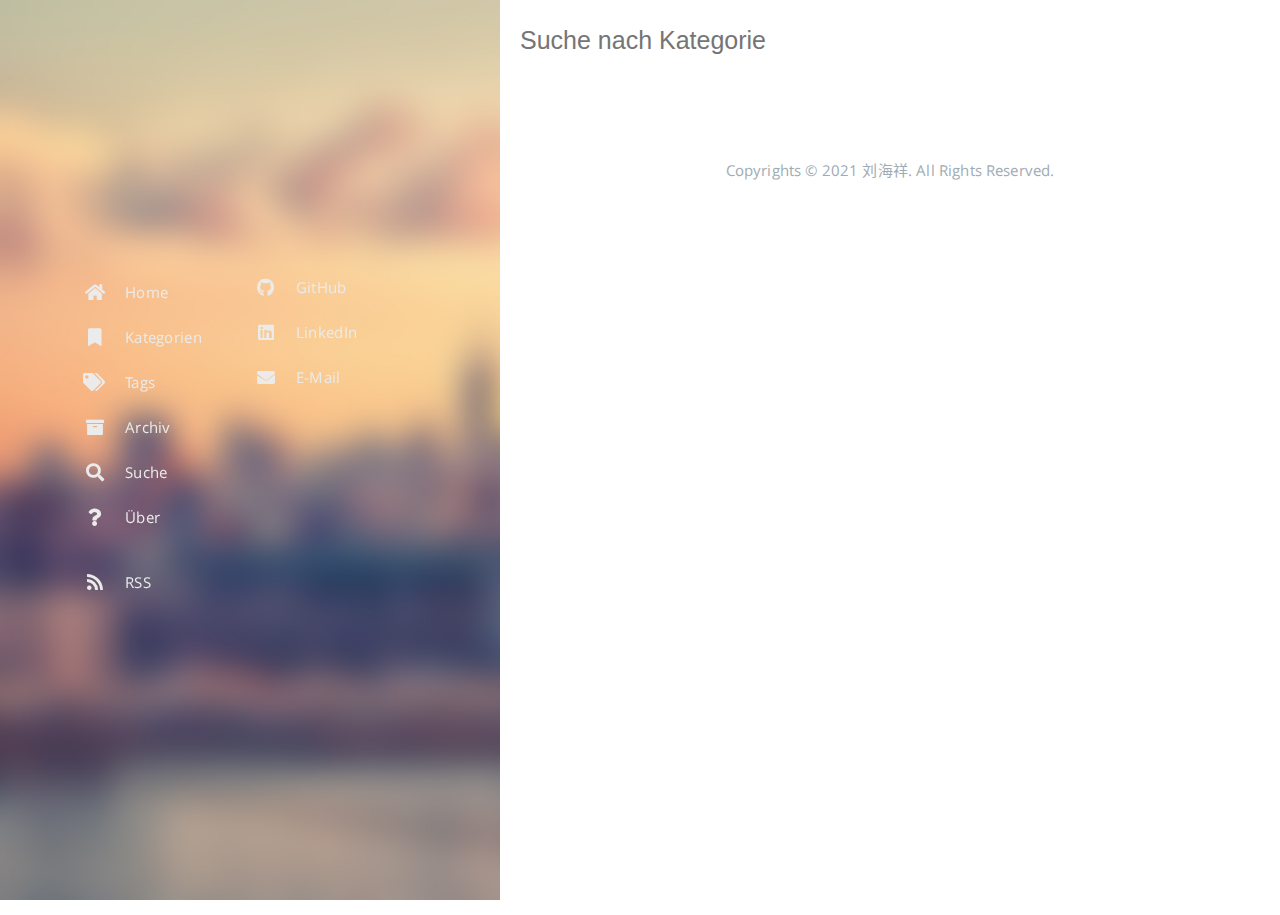
<file: all-categories/index.html>
<!DOCTYPE html>
<html lang="zh-CN">
    
<head>
    <meta charset="UTF-8">
    <meta name="viewport" content="width=device-width, initial-scale=1">
    <meta name="generator" content="小强的博客">
    <title>all-categories - 小强的博客</title>
    <meta name="author" content="刘海祥">
    
    
    
    <script type="application/ld+json">{"@context":"http://schema.org","@type":"Website","@id":"http://example.com","author":{"@type":"Person","name":"刘海祥","sameAs":["https://github.com/","https://www.linkedin.com/profile/","mailto"]},"name":"小强的博客","description":"欢迎来到代码狗的世界","url":"http://example.com"}</script>
    <meta name="description" content="欢迎来到代码狗的世界">
<meta property="og:type" content="blog">
<meta property="og:title" content="all-categories">
<meta property="og:url" content="http://example.com/all-categories/index.html">
<meta property="og:site_name" content="小强的博客">
<meta property="og:description" content="欢迎来到代码狗的世界">
<meta property="og:locale" content="zh_CN">
<meta property="article:published_time" content="2021-03-25T11:56:18.383Z">
<meta property="article:modified_time" content="2021-03-25T11:56:09.038Z">
<meta property="article:author" content="刘海祥">
<meta name="twitter:card" content="summary">
    
    
        
    
    
    
    
    
    <!--STYLES-->
    
<link rel="stylesheet" href="/assets/css/style-ru8npdwnuvxi4prlyw2y4anfelsjvovgwzmuroc33haallgk9060gcthr2rc.min.css">

    <!--STYLES END-->
    

    

    
</head>

    <body>
        <div id="blog">
            <!-- Define author's picture -->


    

<header id="header" data-behavior="1">
    <i id="btn-open-sidebar" class="fa fa-lg fa-bars"></i>
    <div class="header-title">
        <a
            class="header-title-link"
            href="/"
            aria-label=""
        >
            小强的博客
        </a>
    </div>
    
        
            <a
                class="header-right-picture "
                href="#about"
                aria-label="Öffne den Link: /#about"
            >
        
        
        </a>
    
</header>

            <!-- Define author's picture -->


<nav id="sidebar" data-behavior="1">
    <div class="sidebar-container">
        
        
            <ul class="sidebar-buttons">
            
                <li class="sidebar-button">
                    
                        <a
                            class="sidebar-button-link "
                            href="/"
                            
                            rel="noopener"
                            title="Home"
                        >
                        <i class="sidebar-button-icon fa fa-home" aria-hidden="true"></i>
                        <span class="sidebar-button-desc">Home</span>
                    </a>
            </li>
            
                <li class="sidebar-button">
                    
                        <a
                            class="sidebar-button-link "
                            href="/all-categories"
                            
                            rel="noopener"
                            title="Kategorien"
                        >
                        <i class="sidebar-button-icon fa fa-bookmark" aria-hidden="true"></i>
                        <span class="sidebar-button-desc">Kategorien</span>
                    </a>
            </li>
            
                <li class="sidebar-button">
                    
                        <a
                            class="sidebar-button-link "
                            href="/all-tags"
                            
                            rel="noopener"
                            title="Tags"
                        >
                        <i class="sidebar-button-icon fa fa-tags" aria-hidden="true"></i>
                        <span class="sidebar-button-desc">Tags</span>
                    </a>
            </li>
            
                <li class="sidebar-button">
                    
                        <a
                            class="sidebar-button-link "
                            href="/all-archives"
                            
                            rel="noopener"
                            title="Archiv"
                        >
                        <i class="sidebar-button-icon fa fa-archive" aria-hidden="true"></i>
                        <span class="sidebar-button-desc">Archiv</span>
                    </a>
            </li>
            
                <li class="sidebar-button">
                    
                        <a
                            class="sidebar-button-link open-algolia-search"
                            href="#search"
                            
                            rel="noopener"
                            title="Suche"
                        >
                        <i class="sidebar-button-icon fa fa-search" aria-hidden="true"></i>
                        <span class="sidebar-button-desc">Suche</span>
                    </a>
            </li>
            
                <li class="sidebar-button">
                    
                        <a
                            class="sidebar-button-link "
                            href="#about"
                            
                            rel="noopener"
                            title="Über"
                        >
                        <i class="sidebar-button-icon fa fa-question" aria-hidden="true"></i>
                        <span class="sidebar-button-desc">Über</span>
                    </a>
            </li>
            
        </ul>
        
            <ul class="sidebar-buttons">
            
                <li class="sidebar-button">
                    
                        <a
                            class="sidebar-button-link "
                            href="https://github.com/"
                            
                                target="_blank"
                            
                            rel="noopener"
                            title="GitHub"
                        >
                        <i class="sidebar-button-icon fab fa-github" aria-hidden="true"></i>
                        <span class="sidebar-button-desc">GitHub</span>
                    </a>
            </li>
            
                <li class="sidebar-button">
                    
                        <a
                            class="sidebar-button-link "
                            href="https://www.linkedin.com/profile/"
                            
                                target="_blank"
                            
                            rel="noopener"
                            title="LinkedIn"
                        >
                        <i class="sidebar-button-icon fab fa-linkedin" aria-hidden="true"></i>
                        <span class="sidebar-button-desc">LinkedIn</span>
                    </a>
            </li>
            
                <li class="sidebar-button">
                    
                        <a
                            class="sidebar-button-link "
                            href="/mailto"
                            
                            rel="noopener"
                            title="E-Mail"
                        >
                        <i class="sidebar-button-icon fa fa-envelope" aria-hidden="true"></i>
                        <span class="sidebar-button-desc">E-Mail</span>
                    </a>
            </li>
            
        </ul>
        
            <ul class="sidebar-buttons">
            
                <li class="sidebar-button">
                    
                        <a
                            class="sidebar-button-link "
                            href="/atom.xml"
                            
                            rel="noopener"
                            title="RSS"
                        >
                        <i class="sidebar-button-icon fa fa-rss" aria-hidden="true"></i>
                        <span class="sidebar-button-desc">RSS</span>
                    </a>
            </li>
            
        </ul>
        
    </div>
</nav>

            
            <div id="main" data-behavior="1"
                 class="
                        hasCoverMetaIn
                        ">
                
<div id="categories-archives" class="main-content-wrap">
    <form id="filter-form" action="##">
        <input name="category" type="text" class="form-control input--xlarge"
               placeholder="Suche nach Kategorie" autofocus="autofocus">
    </form>
    <h5 class="archive-result text-color-base text-xlarge"
        data-message-zero="keine Kategorie gefunden"
        data-message-one="1 Kategorie gefunden"
        data-message-other="{n} Kategorien gefunden"></h5>

        <section class="boxes">
        
    </section>
    <section class="boxes">
        
    </section>
</div>

                <footer id="footer" class="main-content-wrap">
    <span class="copyrights">
        Copyrights &copy; 2021 刘海祥. All Rights Reserved.
    </span>
</footer>

            </div>
            
        </div>
        


<div id="about">
    <div id="about-card">
        <div id="about-btn-close">
            <i class="fa fa-times"></i>
        </div>
        
            <h4 id="about-card-name">刘海祥</h4>
        
            <div id="about-card-bio"><p>author.bio</p>
</div>
        
        
            <div id="about-card-job">
                <i class="fa fa-briefcase"></i>
                <br/>
                <p>author.job</p>

            </div>
        
        
    </div>
</div>

        
        
<div id="cover" style="background-image:url('/assets/images/cover.jpg');"></div>
        <!--SCRIPTS-->

<script src="/assets/js/script-6wrlb7xgqxbcpv9tzildhpkqt2pryvjrctbwdj5aztzyoinshxud0hqvs0xz.min.js"></script>

<!--SCRIPTS END-->





    </body>
</html>
</file>
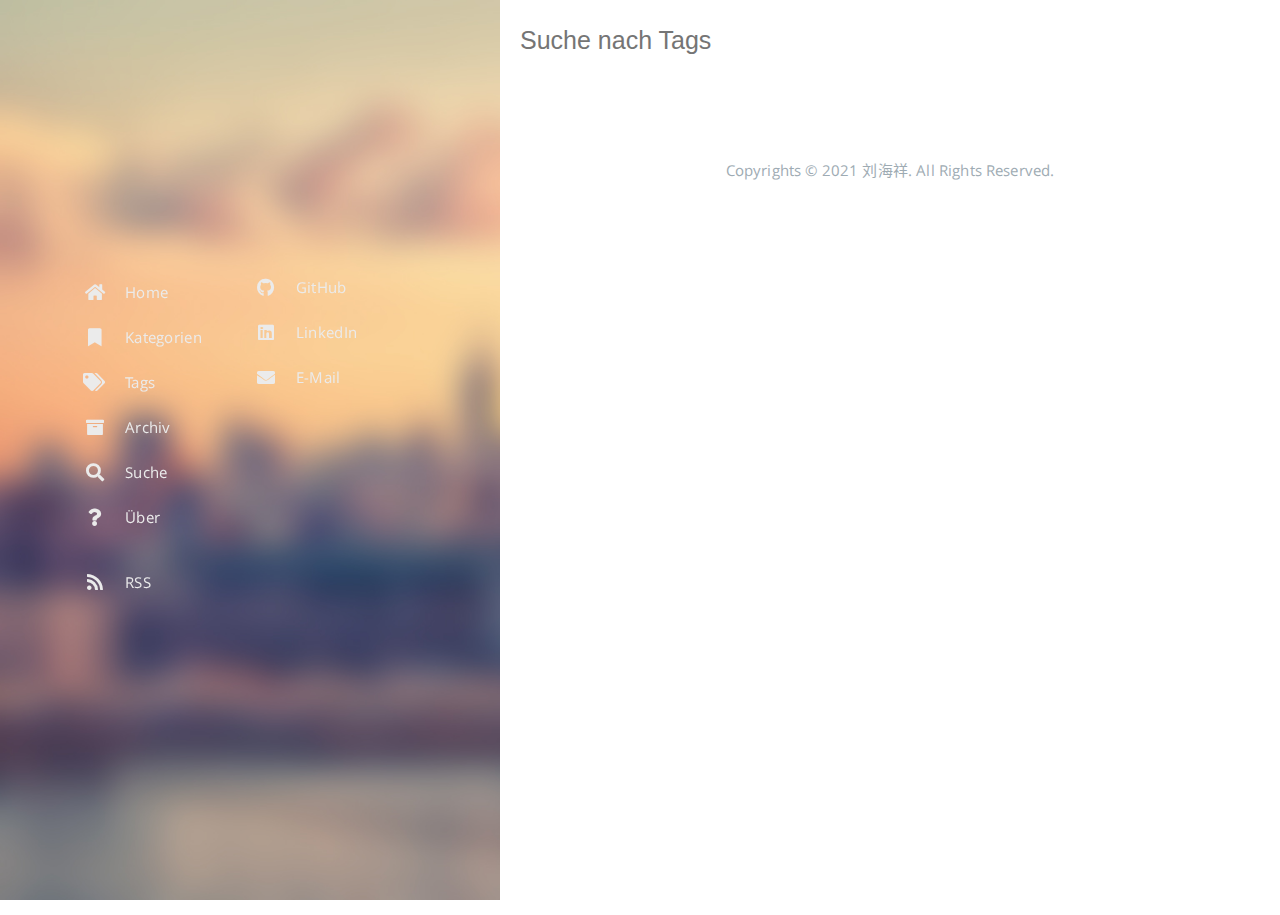
<file: all-tags/index.html>
<!DOCTYPE html>
<html lang="zh-CN">
    
<head>
    <meta charset="UTF-8">
    <meta name="viewport" content="width=device-width, initial-scale=1">
    <meta name="generator" content="小强的博客">
    <title>all-tags - 小强的博客</title>
    <meta name="author" content="刘海祥">
    
    
    
    <script type="application/ld+json">{"@context":"http://schema.org","@type":"Website","@id":"http://example.com","author":{"@type":"Person","name":"刘海祥","sameAs":["https://github.com/","https://www.linkedin.com/profile/","mailto"]},"name":"小强的博客","description":"欢迎来到代码狗的世界","url":"http://example.com"}</script>
    <meta name="description" content="欢迎来到代码狗的世界">
<meta property="og:type" content="blog">
<meta property="og:title" content="all-tags">
<meta property="og:url" content="http://example.com/all-tags/index.html">
<meta property="og:site_name" content="小强的博客">
<meta property="og:description" content="欢迎来到代码狗的世界">
<meta property="og:locale" content="zh_CN">
<meta property="article:published_time" content="2021-03-25T12:01:30.032Z">
<meta property="article:modified_time" content="2021-03-25T12:00:11.642Z">
<meta property="article:author" content="刘海祥">
<meta name="twitter:card" content="summary">
    
    
        
    
    
    
    
    
    <!--STYLES-->
    
<link rel="stylesheet" href="/assets/css/style-ru8npdwnuvxi4prlyw2y4anfelsjvovgwzmuroc33haallgk9060gcthr2rc.min.css">

    <!--STYLES END-->
    

    

    
</head>

    <body>
        <div id="blog">
            <!-- Define author's picture -->


    

<header id="header" data-behavior="1">
    <i id="btn-open-sidebar" class="fa fa-lg fa-bars"></i>
    <div class="header-title">
        <a
            class="header-title-link"
            href="/"
            aria-label=""
        >
            小强的博客
        </a>
    </div>
    
        
            <a
                class="header-right-picture "
                href="#about"
                aria-label="Öffne den Link: /#about"
            >
        
        
        </a>
    
</header>

            <!-- Define author's picture -->


<nav id="sidebar" data-behavior="1">
    <div class="sidebar-container">
        
        
            <ul class="sidebar-buttons">
            
                <li class="sidebar-button">
                    
                        <a
                            class="sidebar-button-link "
                            href="/"
                            
                            rel="noopener"
                            title="Home"
                        >
                        <i class="sidebar-button-icon fa fa-home" aria-hidden="true"></i>
                        <span class="sidebar-button-desc">Home</span>
                    </a>
            </li>
            
                <li class="sidebar-button">
                    
                        <a
                            class="sidebar-button-link "
                            href="/all-categories"
                            
                            rel="noopener"
                            title="Kategorien"
                        >
                        <i class="sidebar-button-icon fa fa-bookmark" aria-hidden="true"></i>
                        <span class="sidebar-button-desc">Kategorien</span>
                    </a>
            </li>
            
                <li class="sidebar-button">
                    
                        <a
                            class="sidebar-button-link "
                            href="/all-tags"
                            
                            rel="noopener"
                            title="Tags"
                        >
                        <i class="sidebar-button-icon fa fa-tags" aria-hidden="true"></i>
                        <span class="sidebar-button-desc">Tags</span>
                    </a>
            </li>
            
                <li class="sidebar-button">
                    
                        <a
                            class="sidebar-button-link "
                            href="/all-archives"
                            
                            rel="noopener"
                            title="Archiv"
                        >
                        <i class="sidebar-button-icon fa fa-archive" aria-hidden="true"></i>
                        <span class="sidebar-button-desc">Archiv</span>
                    </a>
            </li>
            
                <li class="sidebar-button">
                    
                        <a
                            class="sidebar-button-link open-algolia-search"
                            href="#search"
                            
                            rel="noopener"
                            title="Suche"
                        >
                        <i class="sidebar-button-icon fa fa-search" aria-hidden="true"></i>
                        <span class="sidebar-button-desc">Suche</span>
                    </a>
            </li>
            
                <li class="sidebar-button">
                    
                        <a
                            class="sidebar-button-link "
                            href="#about"
                            
                            rel="noopener"
                            title="Über"
                        >
                        <i class="sidebar-button-icon fa fa-question" aria-hidden="true"></i>
                        <span class="sidebar-button-desc">Über</span>
                    </a>
            </li>
            
        </ul>
        
            <ul class="sidebar-buttons">
            
                <li class="sidebar-button">
                    
                        <a
                            class="sidebar-button-link "
                            href="https://github.com/"
                            
                                target="_blank"
                            
                            rel="noopener"
                            title="GitHub"
                        >
                        <i class="sidebar-button-icon fab fa-github" aria-hidden="true"></i>
                        <span class="sidebar-button-desc">GitHub</span>
                    </a>
            </li>
            
                <li class="sidebar-button">
                    
                        <a
                            class="sidebar-button-link "
                            href="https://www.linkedin.com/profile/"
                            
                                target="_blank"
                            
                            rel="noopener"
                            title="LinkedIn"
                        >
                        <i class="sidebar-button-icon fab fa-linkedin" aria-hidden="true"></i>
                        <span class="sidebar-button-desc">LinkedIn</span>
                    </a>
            </li>
            
                <li class="sidebar-button">
                    
                        <a
                            class="sidebar-button-link "
                            href="/mailto"
                            
                            rel="noopener"
                            title="E-Mail"
                        >
                        <i class="sidebar-button-icon fa fa-envelope" aria-hidden="true"></i>
                        <span class="sidebar-button-desc">E-Mail</span>
                    </a>
            </li>
            
        </ul>
        
            <ul class="sidebar-buttons">
            
                <li class="sidebar-button">
                    
                        <a
                            class="sidebar-button-link "
                            href="/atom.xml"
                            
                            rel="noopener"
                            title="RSS"
                        >
                        <i class="sidebar-button-icon fa fa-rss" aria-hidden="true"></i>
                        <span class="sidebar-button-desc">RSS</span>
                    </a>
            </li>
            
        </ul>
        
    </div>
</nav>

            
            <div id="main" data-behavior="1"
                 class="
                        hasCoverMetaIn
                        ">
                <div id="tags-archives" class="main-content-wrap">
    <form id="filter-form" action="#">
        <input name="tag" type="text" class="form-control input--xlarge" placeholder="Suche nach Tags" autofocus="autofocus">
    </form>
    <h4 class="archive-result text-color-base text-xlarge"
        data-message-zero="keinen Tags gefunden"
        data-message-one="1 Tag gefunden"
        data-message-other="{n} Tags gefunden"></h4>

        <section>
        
    </section>
    <section class="boxes">
        
    </section>
</div>

                <footer id="footer" class="main-content-wrap">
    <span class="copyrights">
        Copyrights &copy; 2021 刘海祥. All Rights Reserved.
    </span>
</footer>

            </div>
            
        </div>
        


<div id="about">
    <div id="about-card">
        <div id="about-btn-close">
            <i class="fa fa-times"></i>
        </div>
        
            <h4 id="about-card-name">刘海祥</h4>
        
            <div id="about-card-bio"><p>author.bio</p>
</div>
        
        
            <div id="about-card-job">
                <i class="fa fa-briefcase"></i>
                <br/>
                <p>author.job</p>

            </div>
        
        
    </div>
</div>

        
        
<div id="cover" style="background-image:url('/assets/images/cover.jpg');"></div>
        <!--SCRIPTS-->

<script src="/assets/js/script-6wrlb7xgqxbcpv9tzildhpkqt2pryvjrctbwdj5aztzyoinshxud0hqvs0xz.min.js"></script>

<!--SCRIPTS END-->





    </body>
</html>
</file>
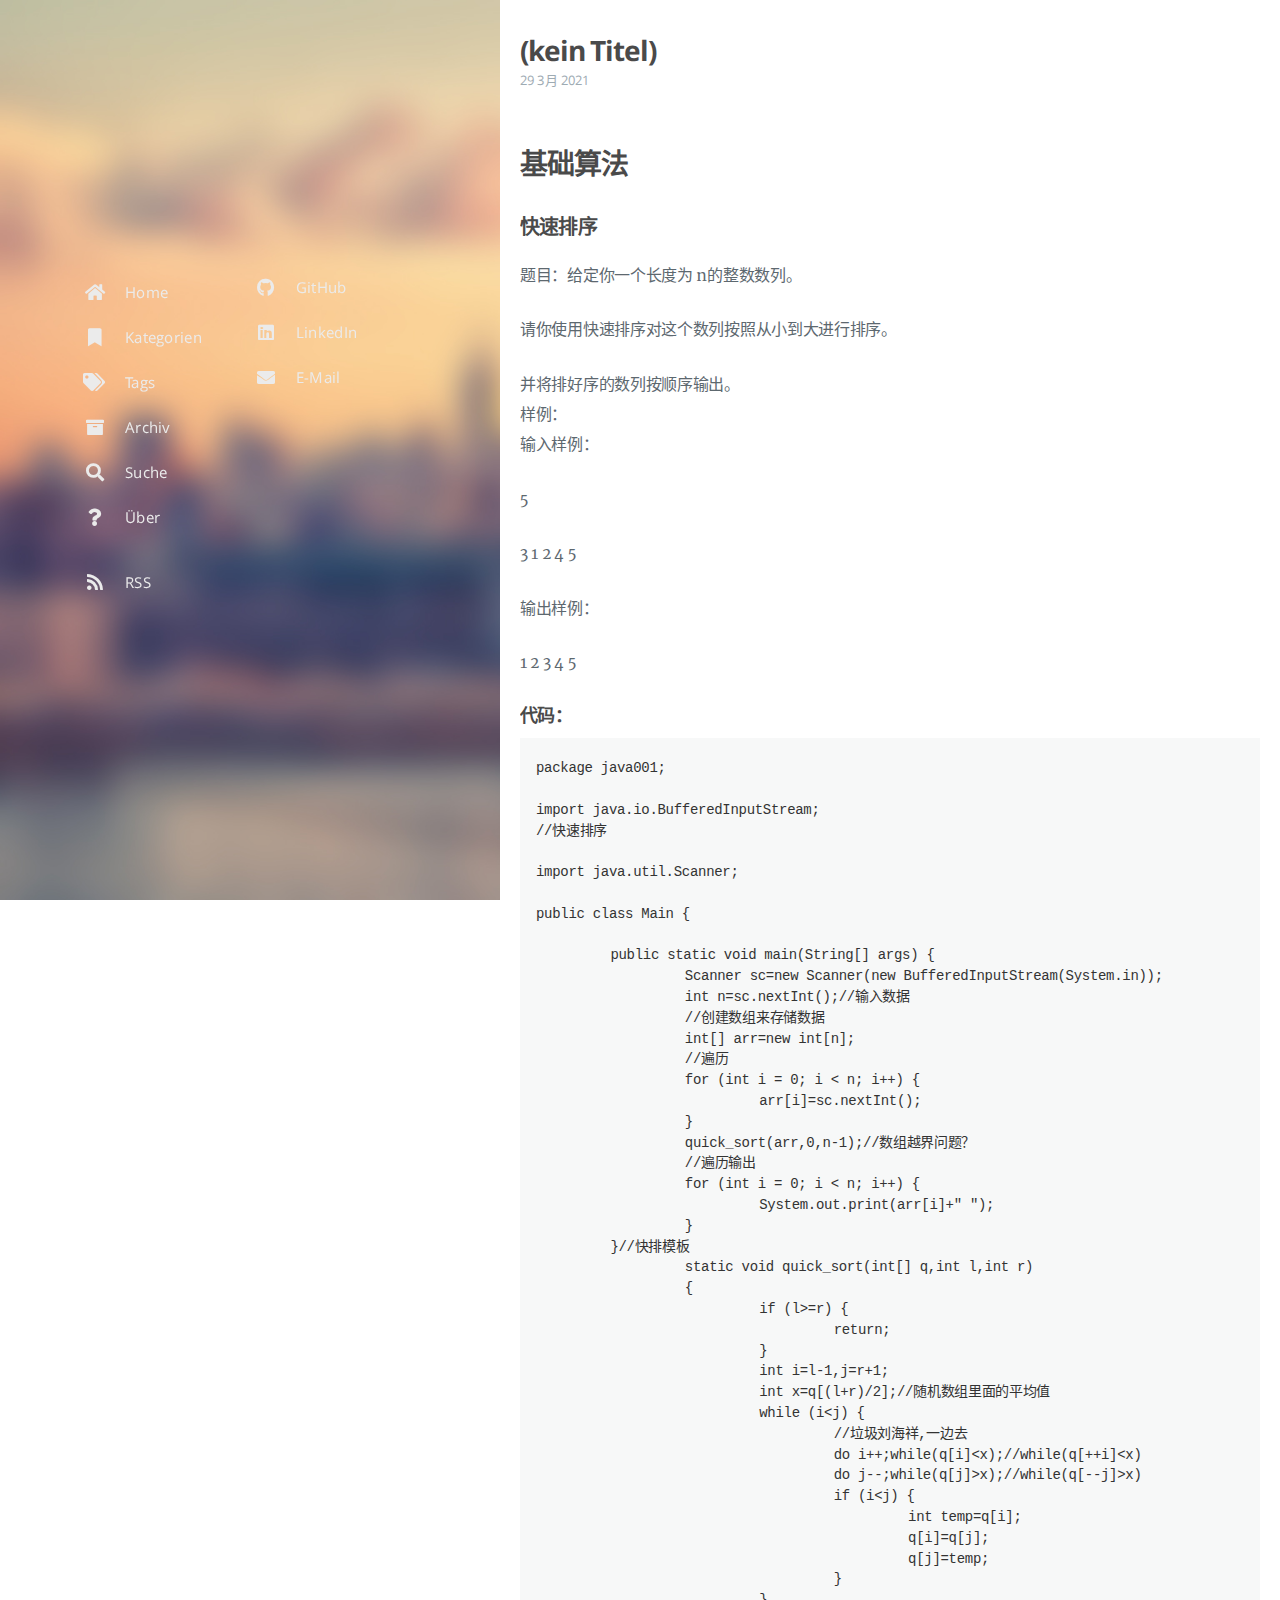
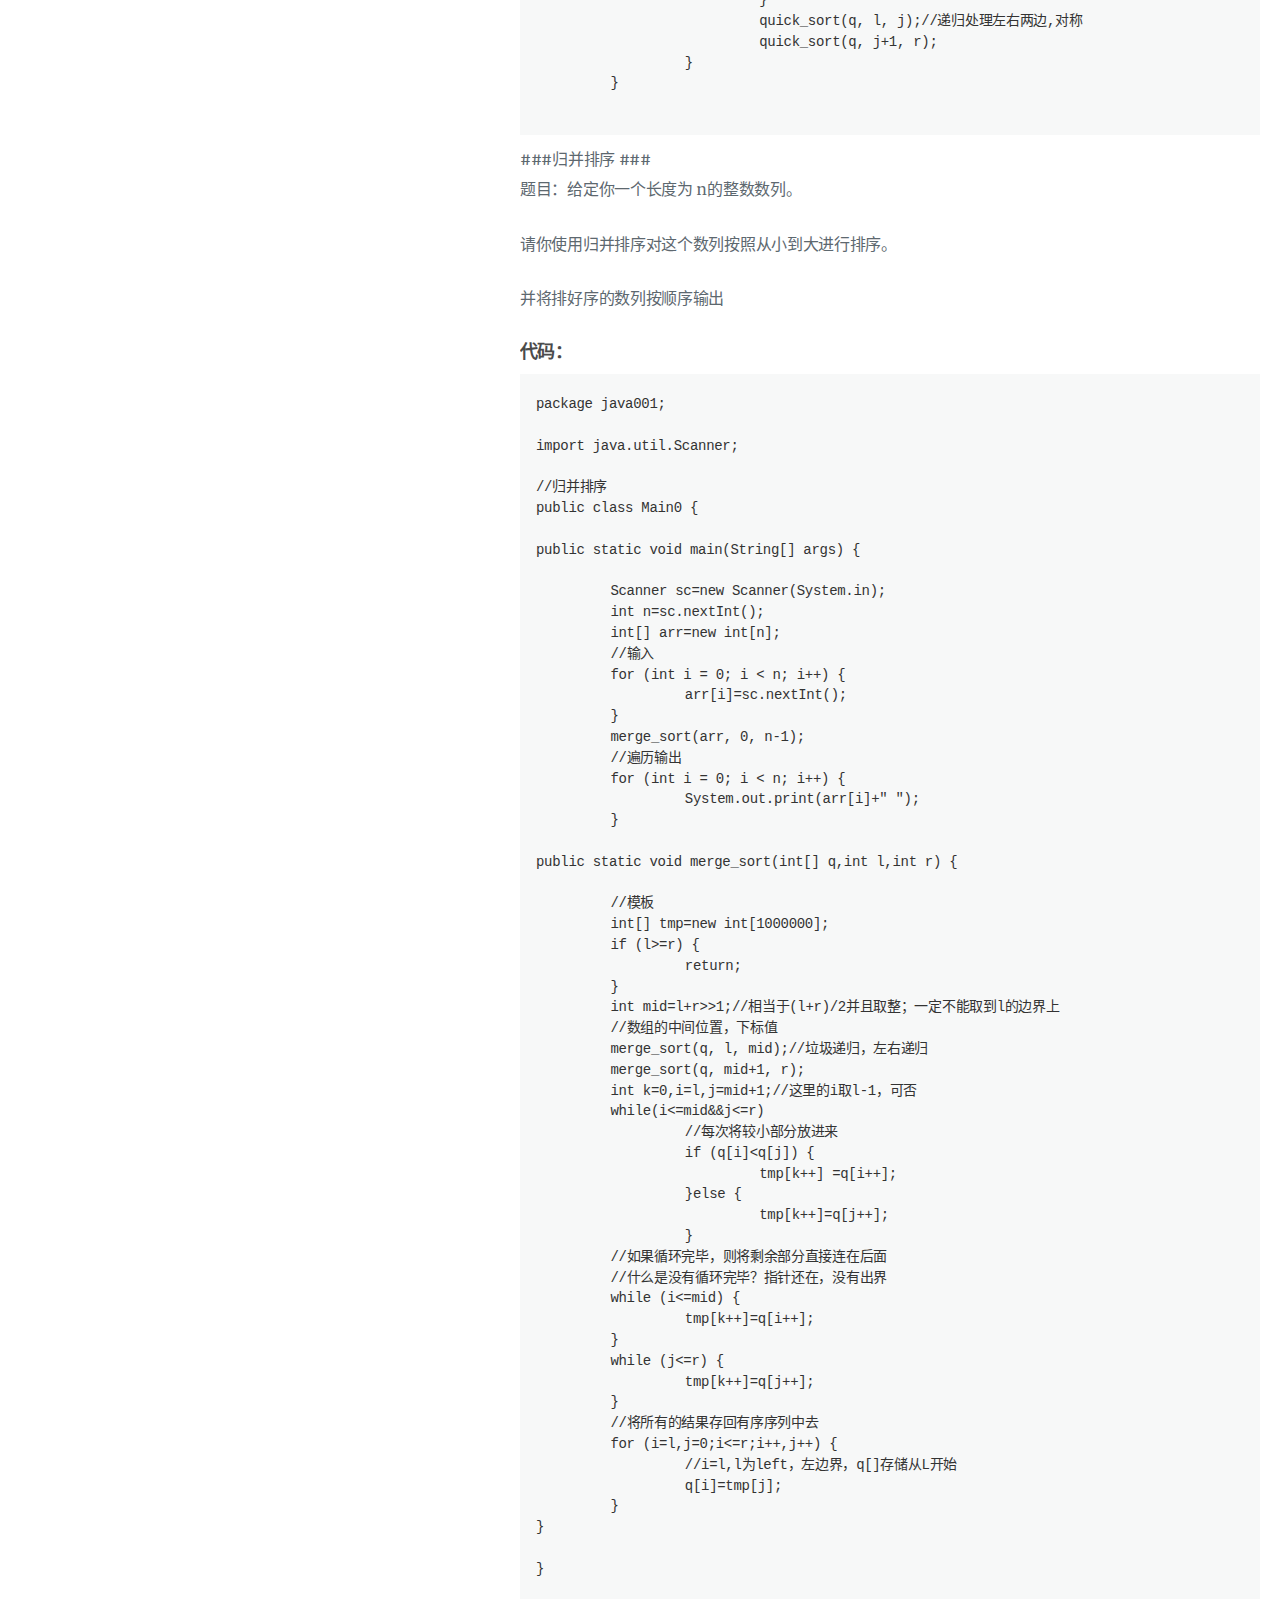
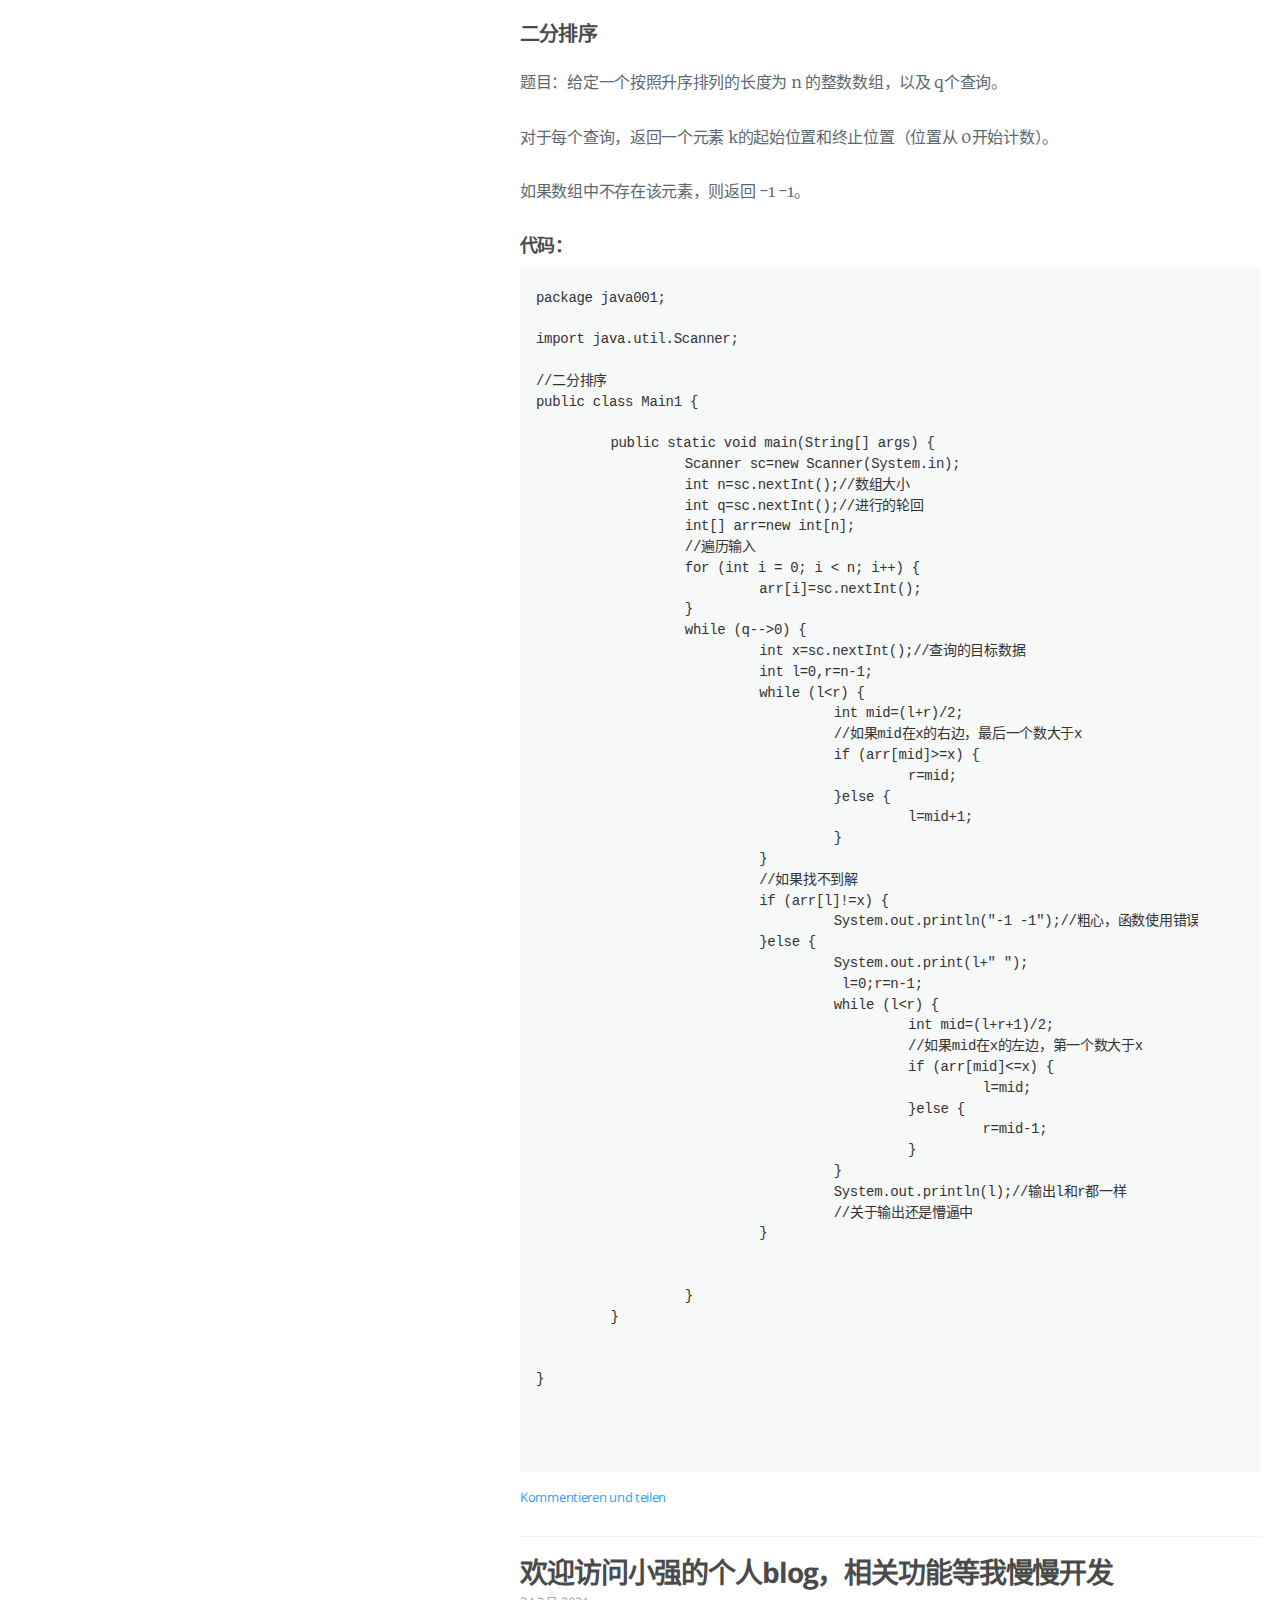
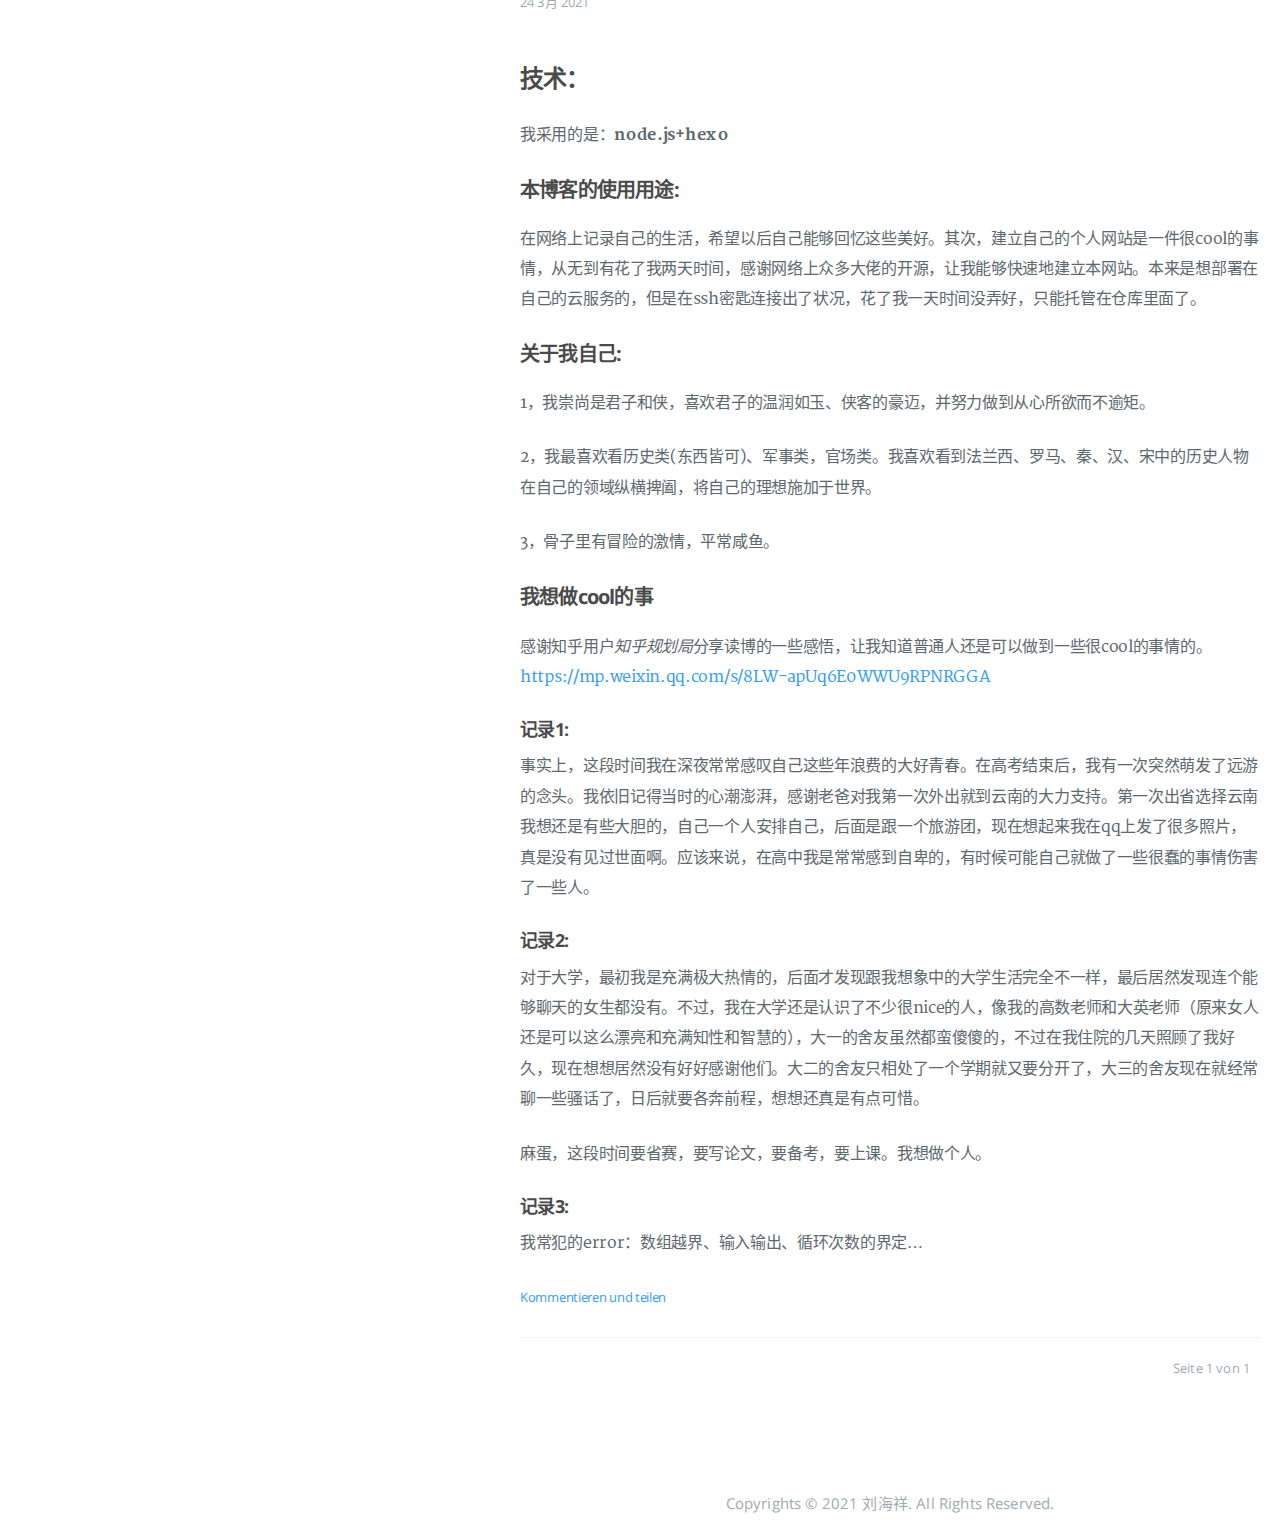
<file: archives/index.html>
<!DOCTYPE html>
<html lang="zh-CN">
    
<head>
    <meta charset="UTF-8">
    <meta name="viewport" content="width=device-width, initial-scale=1">
    <meta name="generator" content="小强的博客">
    <title>Archiv - 小强的博客</title>
    <meta name="author" content="刘海祥">
    
    
    
    <script type="application/ld+json">{}</script>
    <meta name="description" content="欢迎来到代码狗的世界">
<meta property="og:type" content="blog">
<meta property="og:title" content="小强的博客">
<meta property="og:url" content="http://example.com/archives/index.html">
<meta property="og:site_name" content="小强的博客">
<meta property="og:description" content="欢迎来到代码狗的世界">
<meta property="og:locale" content="zh_CN">
<meta property="article:author" content="刘海祥">
<meta name="twitter:card" content="summary">
    
    
        
    
    
    
    
    
    <!--STYLES-->
    
<link rel="stylesheet" href="/assets/css/style-ru8npdwnuvxi4prlyw2y4anfelsjvovgwzmuroc33haallgk9060gcthr2rc.min.css">

    <!--STYLES END-->
    

    

    
</head>

    <body>
        <div id="blog">
            <!-- Define author's picture -->


    

<header id="header" data-behavior="1">
    <i id="btn-open-sidebar" class="fa fa-lg fa-bars"></i>
    <div class="header-title">
        <a
            class="header-title-link"
            href="/"
            aria-label=""
        >
            小强的博客
        </a>
    </div>
    
        
            <a
                class="header-right-picture "
                href="#about"
                aria-label="Öffne den Link: /#about"
            >
        
        
        </a>
    
</header>

            <!-- Define author's picture -->


<nav id="sidebar" data-behavior="1">
    <div class="sidebar-container">
        
        
            <ul class="sidebar-buttons">
            
                <li class="sidebar-button">
                    
                        <a
                            class="sidebar-button-link "
                            href="/"
                            
                            rel="noopener"
                            title="Home"
                        >
                        <i class="sidebar-button-icon fa fa-home" aria-hidden="true"></i>
                        <span class="sidebar-button-desc">Home</span>
                    </a>
            </li>
            
                <li class="sidebar-button">
                    
                        <a
                            class="sidebar-button-link "
                            href="/all-categories"
                            
                            rel="noopener"
                            title="Kategorien"
                        >
                        <i class="sidebar-button-icon fa fa-bookmark" aria-hidden="true"></i>
                        <span class="sidebar-button-desc">Kategorien</span>
                    </a>
            </li>
            
                <li class="sidebar-button">
                    
                        <a
                            class="sidebar-button-link "
                            href="/all-tags"
                            
                            rel="noopener"
                            title="Tags"
                        >
                        <i class="sidebar-button-icon fa fa-tags" aria-hidden="true"></i>
                        <span class="sidebar-button-desc">Tags</span>
                    </a>
            </li>
            
                <li class="sidebar-button">
                    
                        <a
                            class="sidebar-button-link "
                            href="/all-archives"
                            
                            rel="noopener"
                            title="Archiv"
                        >
                        <i class="sidebar-button-icon fa fa-archive" aria-hidden="true"></i>
                        <span class="sidebar-button-desc">Archiv</span>
                    </a>
            </li>
            
                <li class="sidebar-button">
                    
                        <a
                            class="sidebar-button-link open-algolia-search"
                            href="#search"
                            
                            rel="noopener"
                            title="Suche"
                        >
                        <i class="sidebar-button-icon fa fa-search" aria-hidden="true"></i>
                        <span class="sidebar-button-desc">Suche</span>
                    </a>
            </li>
            
                <li class="sidebar-button">
                    
                        <a
                            class="sidebar-button-link "
                            href="#about"
                            
                            rel="noopener"
                            title="Über"
                        >
                        <i class="sidebar-button-icon fa fa-question" aria-hidden="true"></i>
                        <span class="sidebar-button-desc">Über</span>
                    </a>
            </li>
            
        </ul>
        
            <ul class="sidebar-buttons">
            
                <li class="sidebar-button">
                    
                        <a
                            class="sidebar-button-link "
                            href="https://github.com/"
                            
                                target="_blank"
                            
                            rel="noopener"
                            title="GitHub"
                        >
                        <i class="sidebar-button-icon fab fa-github" aria-hidden="true"></i>
                        <span class="sidebar-button-desc">GitHub</span>
                    </a>
            </li>
            
                <li class="sidebar-button">
                    
                        <a
                            class="sidebar-button-link "
                            href="https://www.linkedin.com/profile/"
                            
                                target="_blank"
                            
                            rel="noopener"
                            title="LinkedIn"
                        >
                        <i class="sidebar-button-icon fab fa-linkedin" aria-hidden="true"></i>
                        <span class="sidebar-button-desc">LinkedIn</span>
                    </a>
            </li>
            
                <li class="sidebar-button">
                    
                        <a
                            class="sidebar-button-link "
                            href="/mailto"
                            
                            rel="noopener"
                            title="E-Mail"
                        >
                        <i class="sidebar-button-icon fa fa-envelope" aria-hidden="true"></i>
                        <span class="sidebar-button-desc">E-Mail</span>
                    </a>
            </li>
            
        </ul>
        
            <ul class="sidebar-buttons">
            
                <li class="sidebar-button">
                    
                        <a
                            class="sidebar-button-link "
                            href="/atom.xml"
                            
                            rel="noopener"
                            title="RSS"
                        >
                        <i class="sidebar-button-icon fa fa-rss" aria-hidden="true"></i>
                        <span class="sidebar-button-desc">RSS</span>
                    </a>
            </li>
            
        </ul>
        
    </div>
</nav>

            
            <div id="main" data-behavior="1"
                 class="
                        hasCoverMetaIn
                        ">
                
    <section class="postShorten-group main-content-wrap">
    
    
    <article class="postShorten postShorten--thumbnailimg-bottom">
        <div class="postShorten-wrap">
            
            <div class="postShorten-header">
                <h1 class="postShorten-title">
                    
                        <a
                            class="link-unstyled"
                            href="/2021/03/29/suanfa_1/"
                            aria-label=": "
                        >
                            (kein Titel)
                        </a>
                    
                </h1>
                <div class="postShorten-meta">
    <time datetime="2021-03-29T23:36:45+08:00">
	
		    29 3月 2021
    	
    </time>
    
</div>

            </div>
            
                <div class="postShorten-content">
                    <h1 id="基础算法"><a href="#基础算法" class="headerlink" title="基础算法"></a>基础算法</h1><h3 id="快速排序"><a href="#快速排序" class="headerlink" title="快速排序"></a>快速排序</h3><p>题目：给定你一个长度为 n的整数数列。</p>
<p>请你使用快速排序对这个数列按照从小到大进行排序。</p>
<p>并将排好序的数列按顺序输出。<br>样例：<br>输入样例：</p>
<p>5</p>
<p>3 1 2 4 5</p>
<p>输出样例：</p>
<p>1 2 3 4 5</p>
<h4 id="代码："><a href="#代码：" class="headerlink" title="代码："></a>代码：</h4><figure class="highlight plain"><table><tr><td class="gutter"><pre><span class="line">1</span><br><span class="line">2</span><br><span class="line">3</span><br><span class="line">4</span><br><span class="line">5</span><br><span class="line">6</span><br><span class="line">7</span><br><span class="line">8</span><br><span class="line">9</span><br><span class="line">10</span><br><span class="line">11</span><br><span class="line">12</span><br><span class="line">13</span><br><span class="line">14</span><br><span class="line">15</span><br><span class="line">16</span><br><span class="line">17</span><br><span class="line">18</span><br><span class="line">19</span><br><span class="line">20</span><br><span class="line">21</span><br><span class="line">22</span><br><span class="line">23</span><br><span class="line">24</span><br><span class="line">25</span><br><span class="line">26</span><br><span class="line">27</span><br><span class="line">28</span><br><span class="line">29</span><br><span class="line">30</span><br><span class="line">31</span><br><span class="line">32</span><br><span class="line">33</span><br><span class="line">34</span><br><span class="line">35</span><br><span class="line">36</span><br><span class="line">37</span><br><span class="line">38</span><br><span class="line">39</span><br><span class="line">40</span><br><span class="line">41</span><br><span class="line">42</span><br><span class="line">43</span><br><span class="line">44</span><br><span class="line">45</span><br><span class="line">46</span><br></pre></td><td class="code"><pre><span class="line">package java001;</span><br><span class="line"></span><br><span class="line">import java.io.BufferedInputStream;</span><br><span class="line">&#x2F;&#x2F;快速排序</span><br><span class="line"></span><br><span class="line">import java.util.Scanner;</span><br><span class="line"></span><br><span class="line">public class Main &#123;</span><br><span class="line"></span><br><span class="line">	public static void main(String[] args) &#123;</span><br><span class="line">		Scanner sc&#x3D;new Scanner(new BufferedInputStream(System.in));</span><br><span class="line">		int n&#x3D;sc.nextInt();&#x2F;&#x2F;输入数据</span><br><span class="line">		&#x2F;&#x2F;创建数组来存储数据</span><br><span class="line">		int[] arr&#x3D;new int[n];</span><br><span class="line">		&#x2F;&#x2F;遍历</span><br><span class="line">		for (int i &#x3D; 0; i &lt; n; i++) &#123;</span><br><span class="line">			arr[i]&#x3D;sc.nextInt();</span><br><span class="line">		&#125;</span><br><span class="line">		quick_sort(arr,0,n-1);&#x2F;&#x2F;数组越界问题？</span><br><span class="line">		&#x2F;&#x2F;遍历输出</span><br><span class="line">		for (int i &#x3D; 0; i &lt; n; i++) &#123;</span><br><span class="line">			System.out.print(arr[i]+&quot; &quot;);</span><br><span class="line">		&#125;</span><br><span class="line">	&#125;&#x2F;&#x2F;快排模板</span><br><span class="line">		static void quick_sort(int[] q,int l,int r)</span><br><span class="line">		&#123;</span><br><span class="line">			if (l&gt;&#x3D;r) &#123;</span><br><span class="line">				return;</span><br><span class="line">			&#125;</span><br><span class="line">			int i&#x3D;l-1,j&#x3D;r+1;</span><br><span class="line">			int x&#x3D;q[(l+r)&#x2F;2];&#x2F;&#x2F;随机数组里面的平均值</span><br><span class="line">			while (i&lt;j) &#123;</span><br><span class="line">				&#x2F;&#x2F;垃圾刘海祥,一边去</span><br><span class="line">				do i++;while(q[i]&lt;x);&#x2F;&#x2F;while(q[++i]&lt;x)</span><br><span class="line">				do j--;while(q[j]&gt;x);&#x2F;&#x2F;while(q[--j]&gt;x)</span><br><span class="line">				if (i&lt;j) &#123;</span><br><span class="line">					int temp&#x3D;q[i];</span><br><span class="line">					q[i]&#x3D;q[j];</span><br><span class="line">					q[j]&#x3D;temp;</span><br><span class="line">				&#125;</span><br><span class="line">			&#125;</span><br><span class="line">			quick_sort(q, l, j);&#x2F;&#x2F;递归处理左右两边,对称</span><br><span class="line">			quick_sort(q, j+1, r);</span><br><span class="line">		&#125;	</span><br><span class="line">	&#125;</span><br><span class="line"></span><br></pre></td></tr></table></figure>
<p>###归并排序 ###<br>题目：给定你一个长度为 n的整数数列。</p>
<p>请你使用归并排序对这个数列按照从小到大进行排序。</p>
<p>并将排好序的数列按顺序输出</p>
<h4 id="代码：-1"><a href="#代码：-1" class="headerlink" title="代码："></a>代码：</h4><figure class="highlight plain"><table><tr><td class="gutter"><pre><span class="line">1</span><br><span class="line">2</span><br><span class="line">3</span><br><span class="line">4</span><br><span class="line">5</span><br><span class="line">6</span><br><span class="line">7</span><br><span class="line">8</span><br><span class="line">9</span><br><span class="line">10</span><br><span class="line">11</span><br><span class="line">12</span><br><span class="line">13</span><br><span class="line">14</span><br><span class="line">15</span><br><span class="line">16</span><br><span class="line">17</span><br><span class="line">18</span><br><span class="line">19</span><br><span class="line">20</span><br><span class="line">21</span><br><span class="line">22</span><br><span class="line">23</span><br><span class="line">24</span><br><span class="line">25</span><br><span class="line">26</span><br><span class="line">27</span><br><span class="line">28</span><br><span class="line">29</span><br><span class="line">30</span><br><span class="line">31</span><br><span class="line">32</span><br><span class="line">33</span><br><span class="line">34</span><br><span class="line">35</span><br><span class="line">36</span><br><span class="line">37</span><br><span class="line">38</span><br><span class="line">39</span><br><span class="line">40</span><br><span class="line">41</span><br><span class="line">42</span><br><span class="line">43</span><br><span class="line">44</span><br><span class="line">45</span><br><span class="line">46</span><br><span class="line">47</span><br><span class="line">48</span><br><span class="line">49</span><br><span class="line">50</span><br><span class="line">51</span><br><span class="line">52</span><br><span class="line">53</span><br><span class="line">54</span><br><span class="line">55</span><br><span class="line">56</span><br><span class="line">57</span><br></pre></td><td class="code"><pre><span class="line">package java001;</span><br><span class="line"></span><br><span class="line">import java.util.Scanner;</span><br><span class="line"></span><br><span class="line">&#x2F;&#x2F;归并排序</span><br><span class="line">public class Main0 &#123;</span><br><span class="line"></span><br><span class="line">public static void main(String[] args) &#123;</span><br><span class="line"></span><br><span class="line">	Scanner sc&#x3D;new Scanner(System.in);</span><br><span class="line">	int n&#x3D;sc.nextInt();</span><br><span class="line">	int[] arr&#x3D;new int[n];</span><br><span class="line">	&#x2F;&#x2F;输入</span><br><span class="line">	for (int i &#x3D; 0; i &lt; n; i++) &#123;</span><br><span class="line">		arr[i]&#x3D;sc.nextInt();</span><br><span class="line">	&#125;</span><br><span class="line">	merge_sort(arr, 0, n-1);</span><br><span class="line">	&#x2F;&#x2F;遍历输出</span><br><span class="line">	for (int i &#x3D; 0; i &lt; n; i++) &#123;</span><br><span class="line">		System.out.print(arr[i]+&quot; &quot;);</span><br><span class="line">	&#125;</span><br><span class="line">	</span><br><span class="line">public static void merge_sort(int[] q,int l,int r) &#123;</span><br><span class="line"></span><br><span class="line">	&#x2F;&#x2F;模板</span><br><span class="line">	int[] tmp&#x3D;new int[1000000];</span><br><span class="line">	if (l&gt;&#x3D;r) &#123;</span><br><span class="line">		return;</span><br><span class="line">	&#125;</span><br><span class="line">	int mid&#x3D;l+r&gt;&gt;1;&#x2F;&#x2F;相当于(l+r)&#x2F;2并且取整；一定不能取到l的边界上</span><br><span class="line">	&#x2F;&#x2F;数组的中间位置，下标值</span><br><span class="line">	merge_sort(q, l, mid);&#x2F;&#x2F;垃圾递归，左右递归</span><br><span class="line">	merge_sort(q, mid+1, r);              </span><br><span class="line">	int k&#x3D;0,i&#x3D;l,j&#x3D;mid+1;&#x2F;&#x2F;这里的i取l-1，可否</span><br><span class="line">	while(i&lt;&#x3D;mid&amp;&amp;j&lt;&#x3D;r)</span><br><span class="line">		&#x2F;&#x2F;每次将较小部分放进来</span><br><span class="line">		if (q[i]&lt;q[j]) &#123;</span><br><span class="line">			tmp[k++] &#x3D;q[i++];</span><br><span class="line">		&#125;else &#123;</span><br><span class="line">			tmp[k++]&#x3D;q[j++];</span><br><span class="line">		&#125;</span><br><span class="line">	&#x2F;&#x2F;如果循环完毕，则将剩余部分直接连在后面</span><br><span class="line">	&#x2F;&#x2F;什么是没有循环完毕？指针还在，没有出界</span><br><span class="line">	while (i&lt;&#x3D;mid) &#123;</span><br><span class="line">		tmp[k++]&#x3D;q[i++];</span><br><span class="line">	&#125;</span><br><span class="line">	while (j&lt;&#x3D;r) &#123;</span><br><span class="line">		tmp[k++]&#x3D;q[j++];</span><br><span class="line">	&#125;</span><br><span class="line">	&#x2F;&#x2F;将所有的结果存回有序序列中去</span><br><span class="line">	for (i&#x3D;l,j&#x3D;0;i&lt;&#x3D;r;i++,j++) &#123;</span><br><span class="line">		&#x2F;&#x2F;i&#x3D;l,l为left，左边界，q[]存储从L开始</span><br><span class="line">		q[i]&#x3D;tmp[j];</span><br><span class="line">	&#125;	</span><br><span class="line">&#125;</span><br><span class="line">	</span><br><span class="line">&#125;</span><br></pre></td></tr></table></figure>
<h3 id="二分排序"><a href="#二分排序" class="headerlink" title="二分排序"></a>二分排序</h3><p>题目：给定一个按照升序排列的长度为 n 的整数数组，以及 q个查询。</p>
<p>对于每个查询，返回一个元素 k的起始位置和终止位置（位置从 0开始计数）。</p>
<p>如果数组中不存在该元素，则返回 -1 -1。</p>
<h4 id="代码：-2"><a href="#代码：-2" class="headerlink" title="代码："></a>代码：</h4><figure class="highlight plain"><table><tr><td class="gutter"><pre><span class="line">1</span><br><span class="line">2</span><br><span class="line">3</span><br><span class="line">4</span><br><span class="line">5</span><br><span class="line">6</span><br><span class="line">7</span><br><span class="line">8</span><br><span class="line">9</span><br><span class="line">10</span><br><span class="line">11</span><br><span class="line">12</span><br><span class="line">13</span><br><span class="line">14</span><br><span class="line">15</span><br><span class="line">16</span><br><span class="line">17</span><br><span class="line">18</span><br><span class="line">19</span><br><span class="line">20</span><br><span class="line">21</span><br><span class="line">22</span><br><span class="line">23</span><br><span class="line">24</span><br><span class="line">25</span><br><span class="line">26</span><br><span class="line">27</span><br><span class="line">28</span><br><span class="line">29</span><br><span class="line">30</span><br><span class="line">31</span><br><span class="line">32</span><br><span class="line">33</span><br><span class="line">34</span><br><span class="line">35</span><br><span class="line">36</span><br><span class="line">37</span><br><span class="line">38</span><br><span class="line">39</span><br><span class="line">40</span><br><span class="line">41</span><br><span class="line">42</span><br><span class="line">43</span><br><span class="line">44</span><br><span class="line">45</span><br><span class="line">46</span><br><span class="line">47</span><br><span class="line">48</span><br><span class="line">49</span><br><span class="line">50</span><br><span class="line">51</span><br><span class="line">52</span><br><span class="line">53</span><br><span class="line">54</span><br><span class="line">55</span><br><span class="line">56</span><br></pre></td><td class="code"><pre><span class="line">package java001;</span><br><span class="line"></span><br><span class="line">import java.util.Scanner;</span><br><span class="line"></span><br><span class="line">&#x2F;&#x2F;二分排序</span><br><span class="line">public class Main1 &#123;</span><br><span class="line"></span><br><span class="line">	public static void main(String[] args) &#123;</span><br><span class="line">		Scanner sc&#x3D;new Scanner(System.in);</span><br><span class="line">		int n&#x3D;sc.nextInt();&#x2F;&#x2F;数组大小</span><br><span class="line">		int q&#x3D;sc.nextInt();&#x2F;&#x2F;进行的轮回</span><br><span class="line">		int[] arr&#x3D;new int[n];</span><br><span class="line">		&#x2F;&#x2F;遍历输入</span><br><span class="line">		for (int i &#x3D; 0; i &lt; n; i++) &#123;</span><br><span class="line">			arr[i]&#x3D;sc.nextInt();</span><br><span class="line">		&#125;</span><br><span class="line">		while (q--&gt;0) &#123;</span><br><span class="line">			int x&#x3D;sc.nextInt();&#x2F;&#x2F;查询的目标数据</span><br><span class="line">			int l&#x3D;0,r&#x3D;n-1;</span><br><span class="line">			while (l&lt;r) &#123;</span><br><span class="line">				int mid&#x3D;(l+r)&#x2F;2;</span><br><span class="line">				&#x2F;&#x2F;如果mid在x的右边，最后一个数大于x</span><br><span class="line">				if (arr[mid]&gt;&#x3D;x) &#123;</span><br><span class="line">					r&#x3D;mid;</span><br><span class="line">				&#125;else &#123;</span><br><span class="line">					l&#x3D;mid+1;</span><br><span class="line">				&#125;</span><br><span class="line">			&#125;</span><br><span class="line">			&#x2F;&#x2F;如果找不到解</span><br><span class="line">			if (arr[l]!&#x3D;x) &#123;</span><br><span class="line">				System.out.println(&quot;-1 -1&quot;);&#x2F;&#x2F;粗心，函数使用错误</span><br><span class="line">			&#125;else &#123;</span><br><span class="line">				System.out.print(l+&quot; &quot;);</span><br><span class="line">				 l&#x3D;0;r&#x3D;n-1;</span><br><span class="line">				while (l&lt;r) &#123;</span><br><span class="line">					int mid&#x3D;(l+r+1)&#x2F;2;</span><br><span class="line">					&#x2F;&#x2F;如果mid在x的左边，第一个数大于x</span><br><span class="line">					if (arr[mid]&lt;&#x3D;x) &#123;</span><br><span class="line">						l&#x3D;mid;</span><br><span class="line">					&#125;else &#123;</span><br><span class="line">						r&#x3D;mid-1;</span><br><span class="line">					&#125;</span><br><span class="line">				&#125;</span><br><span class="line">				System.out.println(l);&#x2F;&#x2F;输出l和r都一样</span><br><span class="line">				&#x2F;&#x2F;关于输出还是懵逼中</span><br><span class="line">			&#125;</span><br><span class="line">			</span><br><span class="line">			</span><br><span class="line">		&#125;</span><br><span class="line">	&#125;</span><br><span class="line">		</span><br><span class="line">		</span><br><span class="line">&#125;</span><br><span class="line">	</span><br><span class="line"></span><br><span class="line"></span><br></pre></td></tr></table></figure>
                    
                        


                    
                    
                        <p>
                            <a
                                href="/2021/03/29/suanfa_1/#post-footer"
                                class="postShorten-excerpt_link link"
                                aria-label=""
                            >
                                Kommentieren und teilen
                            </a>
                        </p>
                    
                </div>
            
        </div>
        
    </article>
    
    
    <article class="postShorten postShorten--thumbnailimg-bottom">
        <div class="postShorten-wrap">
            
            <div class="postShorten-header">
                <h1 class="postShorten-title">
                    
                        <a
                            class="link-unstyled"
                            href="/2021/03/24/hello-world/"
                            aria-label=": 欢迎访问小强的个人blog，相关功能等我慢慢开发"
                        >
                            欢迎访问小强的个人blog，相关功能等我慢慢开发
                        </a>
                    
                </h1>
                <div class="postShorten-meta">
    <time datetime="2021-03-24T19:36:19+08:00">
	
		    24 3月 2021
    	
    </time>
    
</div>

            </div>
            
                <div class="postShorten-content">
                    <h2 id="技术："><a href="#技术：" class="headerlink" title="技术："></a>技术：</h2><p> 我采用的是：<strong>node.js+hexo</strong></p>
<h3 id="本博客的使用用途"><a href="#本博客的使用用途" class="headerlink" title="本博客的使用用途:"></a>本博客的使用用途:</h3><p>在网络上记录自己的生活，希望以后自己能够回忆这些美好。其次，建立自己的个人网站是一件很cool的事情，从无到有花了我两天时间，感谢网络上众多大佬的开源，让我能够快速地建立本网站。本来是想部署在自己的云服务的，但是在ssh密匙连接出了状况，花了我一天时间没弄好，只能托管在仓库里面了。</p>
<h3 id="关于我自己"><a href="#关于我自己" class="headerlink" title="关于我自己:"></a>关于我自己:</h3><p>1，我崇尚是君子和侠，喜欢君子的温润如玉、侠客的豪迈，并努力做到从心所欲而不逾矩。</p>
<p>2，我最喜欢看历史类(东西皆可)、军事类，官场类。我喜欢看到法兰西、罗马、秦、汉、宋中的历史人物在自己的领域纵横捭阖，将自己的理想施加于世界。</p>
<p>3，骨子里有冒险的激情，平常咸鱼。</p>
<h3 id="我想做cool的事"><a href="#我想做cool的事" class="headerlink" title="我想做cool的事"></a>我想做cool的事</h3><p>感谢知乎用户<em>知乎规划局</em>分享读博的一些感悟，让我知道普通人还是可以做到一些很cool的事情的。<a target="_blank" rel="noopener" href="https://mp.weixin.qq.com/s/8LW-apUq6E0WWU9RPNRGGA">https://mp.weixin.qq.com/s/8LW-apUq6E0WWU9RPNRGGA</a></p>
<h4 id="记录1"><a href="#记录1" class="headerlink" title="记录1:"></a>记录1:</h4><p>事实上，这段时间我在深夜常常感叹自己这些年浪费的大好青春。在高考结束后，我有一次突然萌发了远游的念头。我依旧记得当时的心潮澎湃，感谢老爸对我第一次外出就到云南的大力支持。第一次出省选择云南我想还是有些大胆的，自己一个人安排自己，后面是跟一个旅游团，现在想起来我在qq上发了很多照片，真是没有见过世面啊。应该来说，在高中我是常常感到自卑的，有时候可能自己就做了一些很蠢的事情伤害了一些人。</p>
<h4 id="记录2"><a href="#记录2" class="headerlink" title="记录2:"></a>记录2:</h4><p>对于大学，最初我是充满极大热情的，后面才发现跟我想象中的大学生活完全不一样，最后居然发现连个能够聊天的女生都没有。不过，我在大学还是认识了不少很nice的人，像我的高数老师和大英老师（原来女人还是可以这么漂亮和充满知性和智慧的），大一的舍友虽然都蛮傻傻的，不过在我住院的几天照顾了我好久，现在想想居然没有好好感谢他们。大二的舍友只相处了一个学期就又要分开了，大三的舍友现在就经常聊一些骚话了，日后就要各奔前程，想想还真是有点可惜。</p>
<p>麻蛋，这段时间要省赛，要写论文，要备考，要上课。我想做个人。</p>
<h4 id="记录3"><a href="#记录3" class="headerlink" title="记录3:"></a>记录3:</h4><p>我常犯的error：数组越界、输入输出、循环次数的界定…</p>

                    
                        


                    
                    
                        <p>
                            <a
                                href="/2021/03/24/hello-world/#post-footer"
                                class="postShorten-excerpt_link link"
                                aria-label=""
                            >
                                Kommentieren und teilen
                            </a>
                        </p>
                    
                </div>
            
        </div>
        
    </article>
    
    <div class="pagination-bar">
    <ul class="pagination">
        
        
        <li class="pagination-number">Seite 1 von 1</li>
    </ul>
</div>

</section>



                <footer id="footer" class="main-content-wrap">
    <span class="copyrights">
        Copyrights &copy; 2021 刘海祥. All Rights Reserved.
    </span>
</footer>

            </div>
            
        </div>
        


<div id="about">
    <div id="about-card">
        <div id="about-btn-close">
            <i class="fa fa-times"></i>
        </div>
        
            <h4 id="about-card-name">刘海祥</h4>
        
            <div id="about-card-bio"><p>author.bio</p>
</div>
        
        
            <div id="about-card-job">
                <i class="fa fa-briefcase"></i>
                <br/>
                <p>author.job</p>

            </div>
        
        
    </div>
</div>

        
        
<div id="cover" style="background-image:url('/assets/images/cover.jpg');"></div>
        <!--SCRIPTS-->

<script src="/assets/js/script-6wrlb7xgqxbcpv9tzildhpkqt2pryvjrctbwdj5aztzyoinshxud0hqvs0xz.min.js"></script>

<!--SCRIPTS END-->





    </body>
</html>
</file>
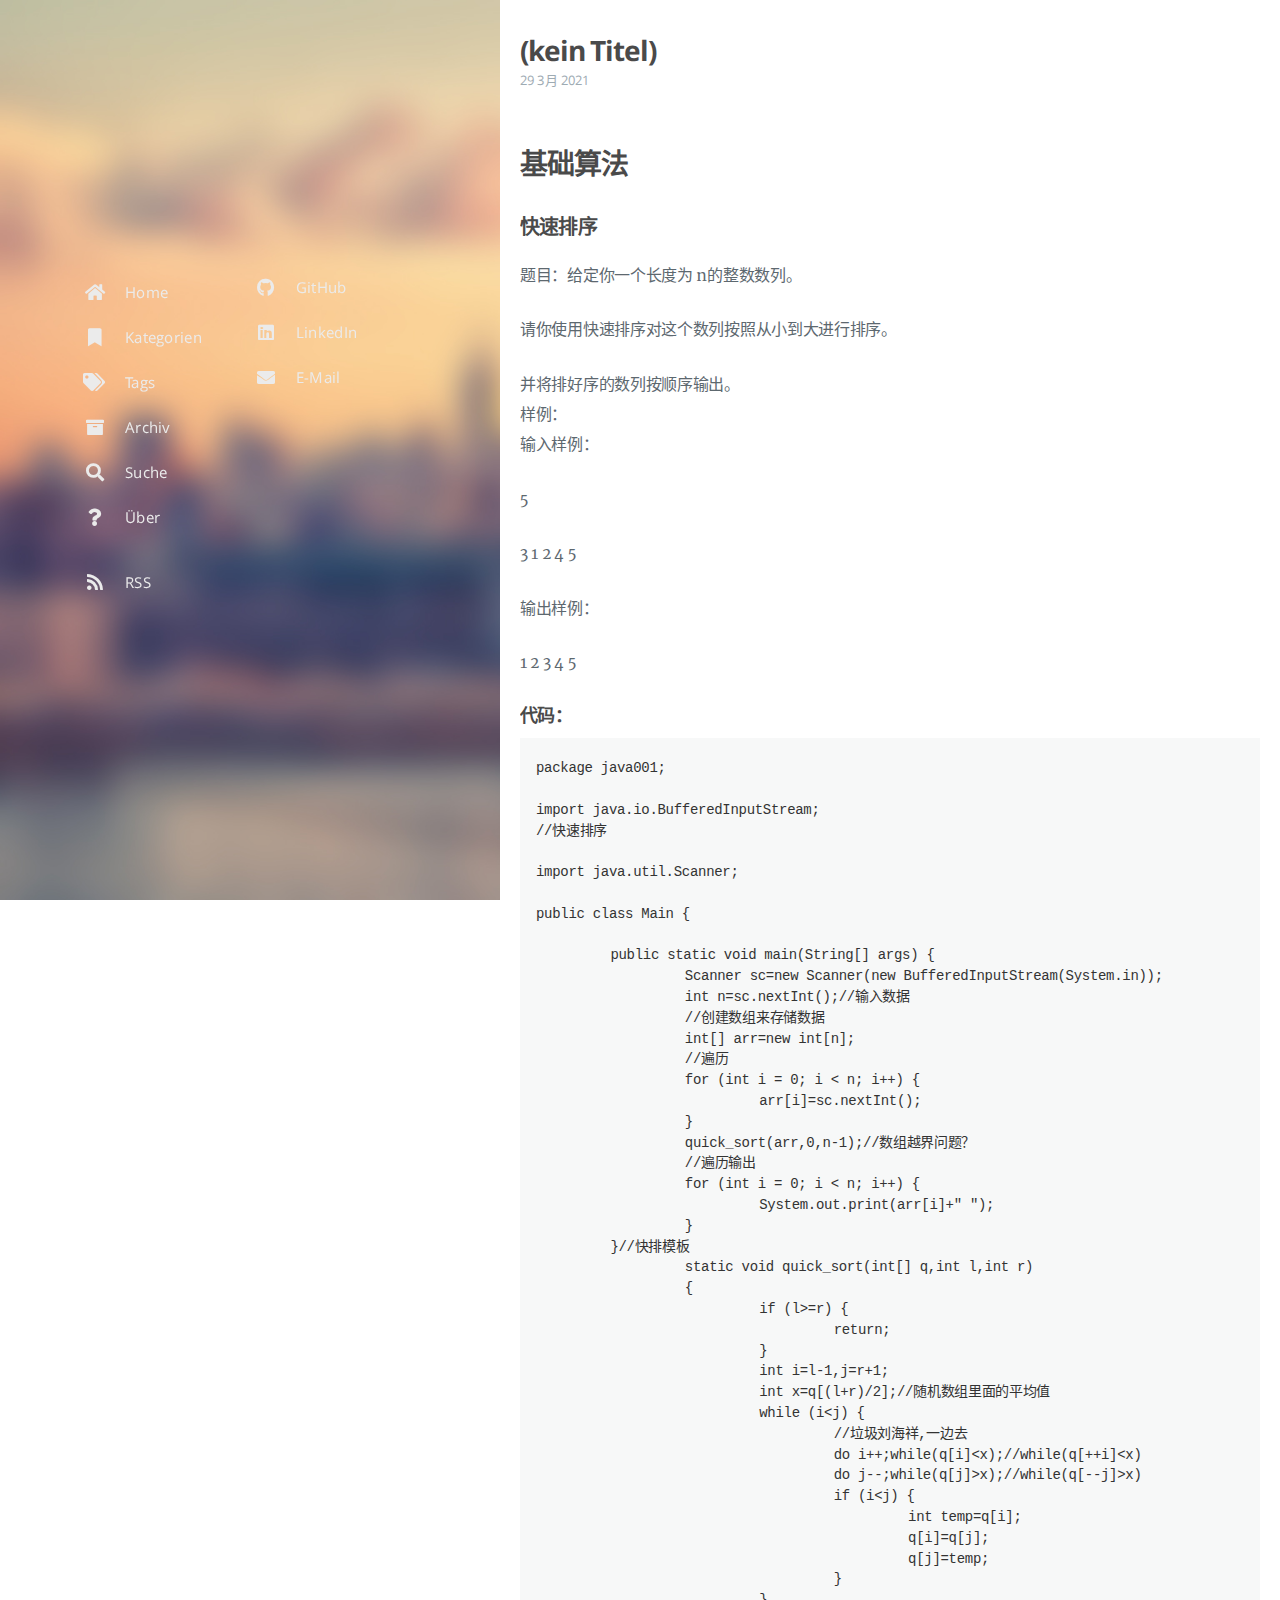
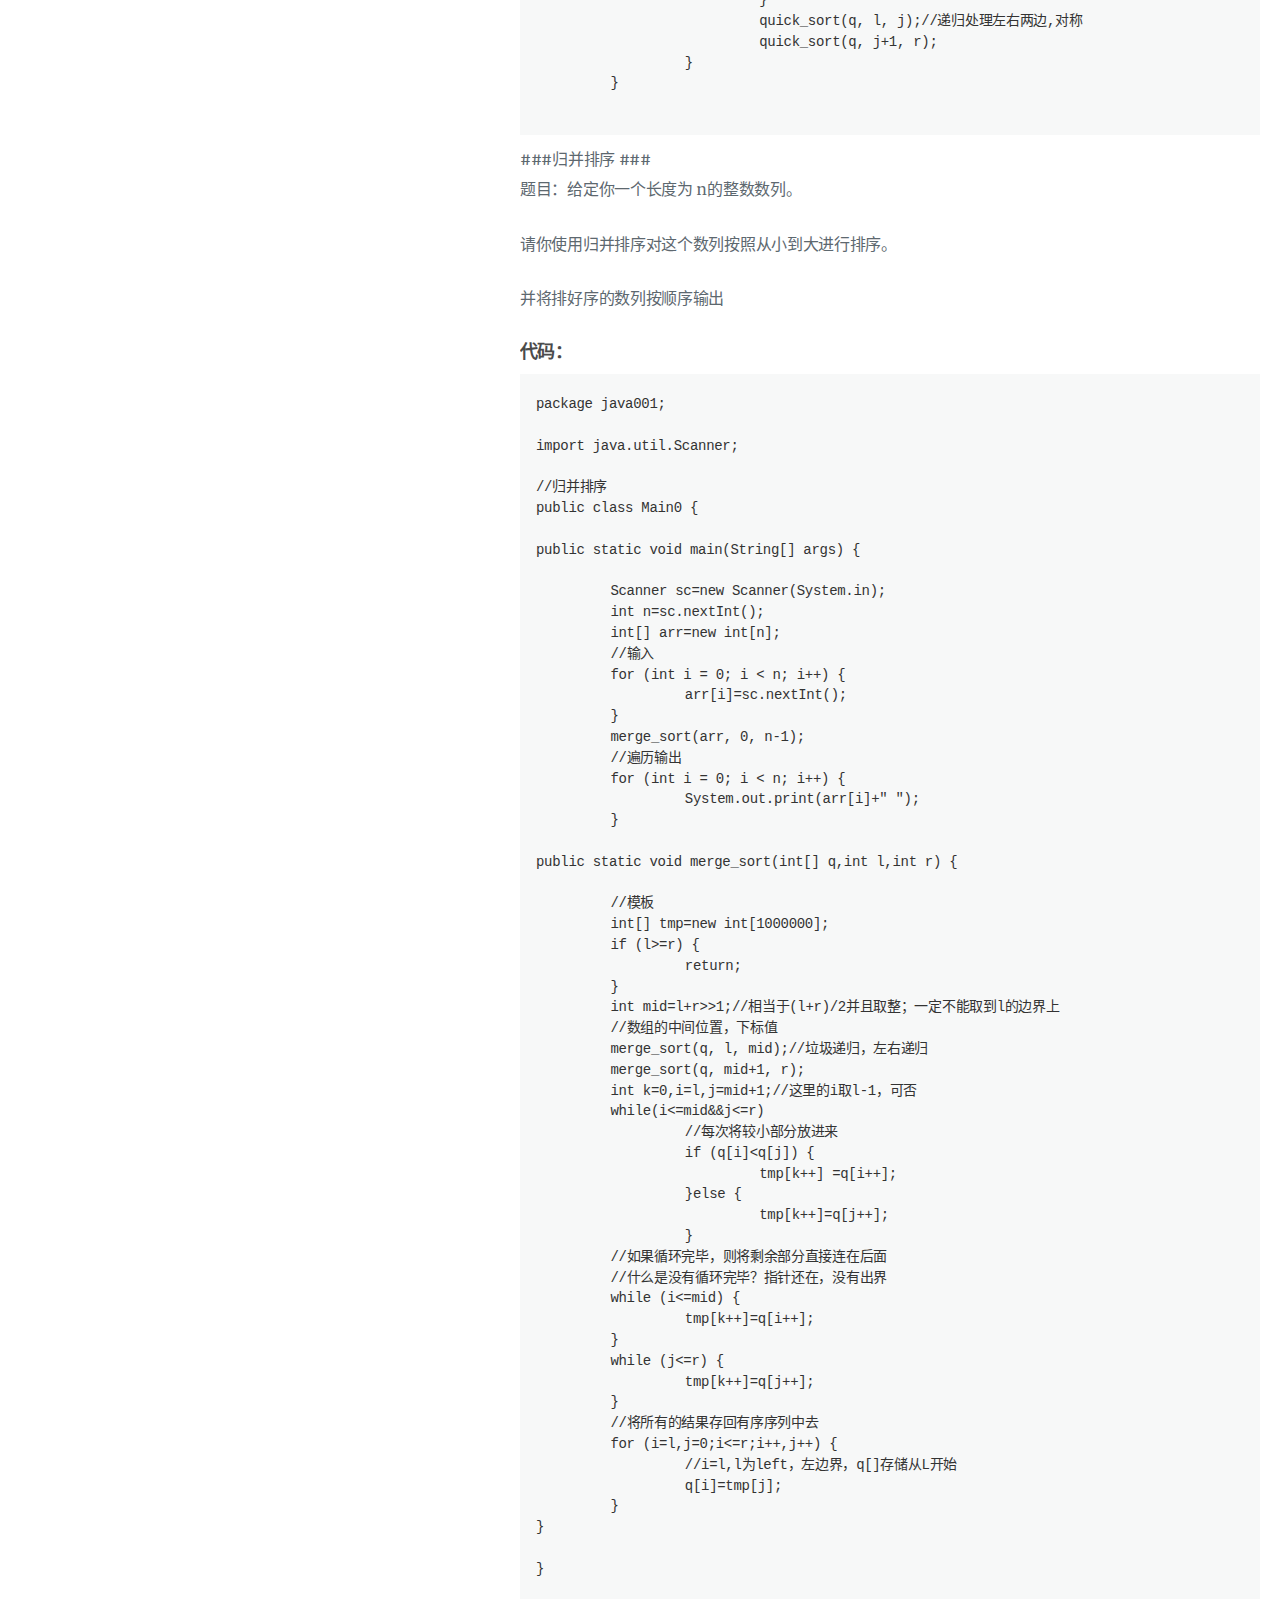
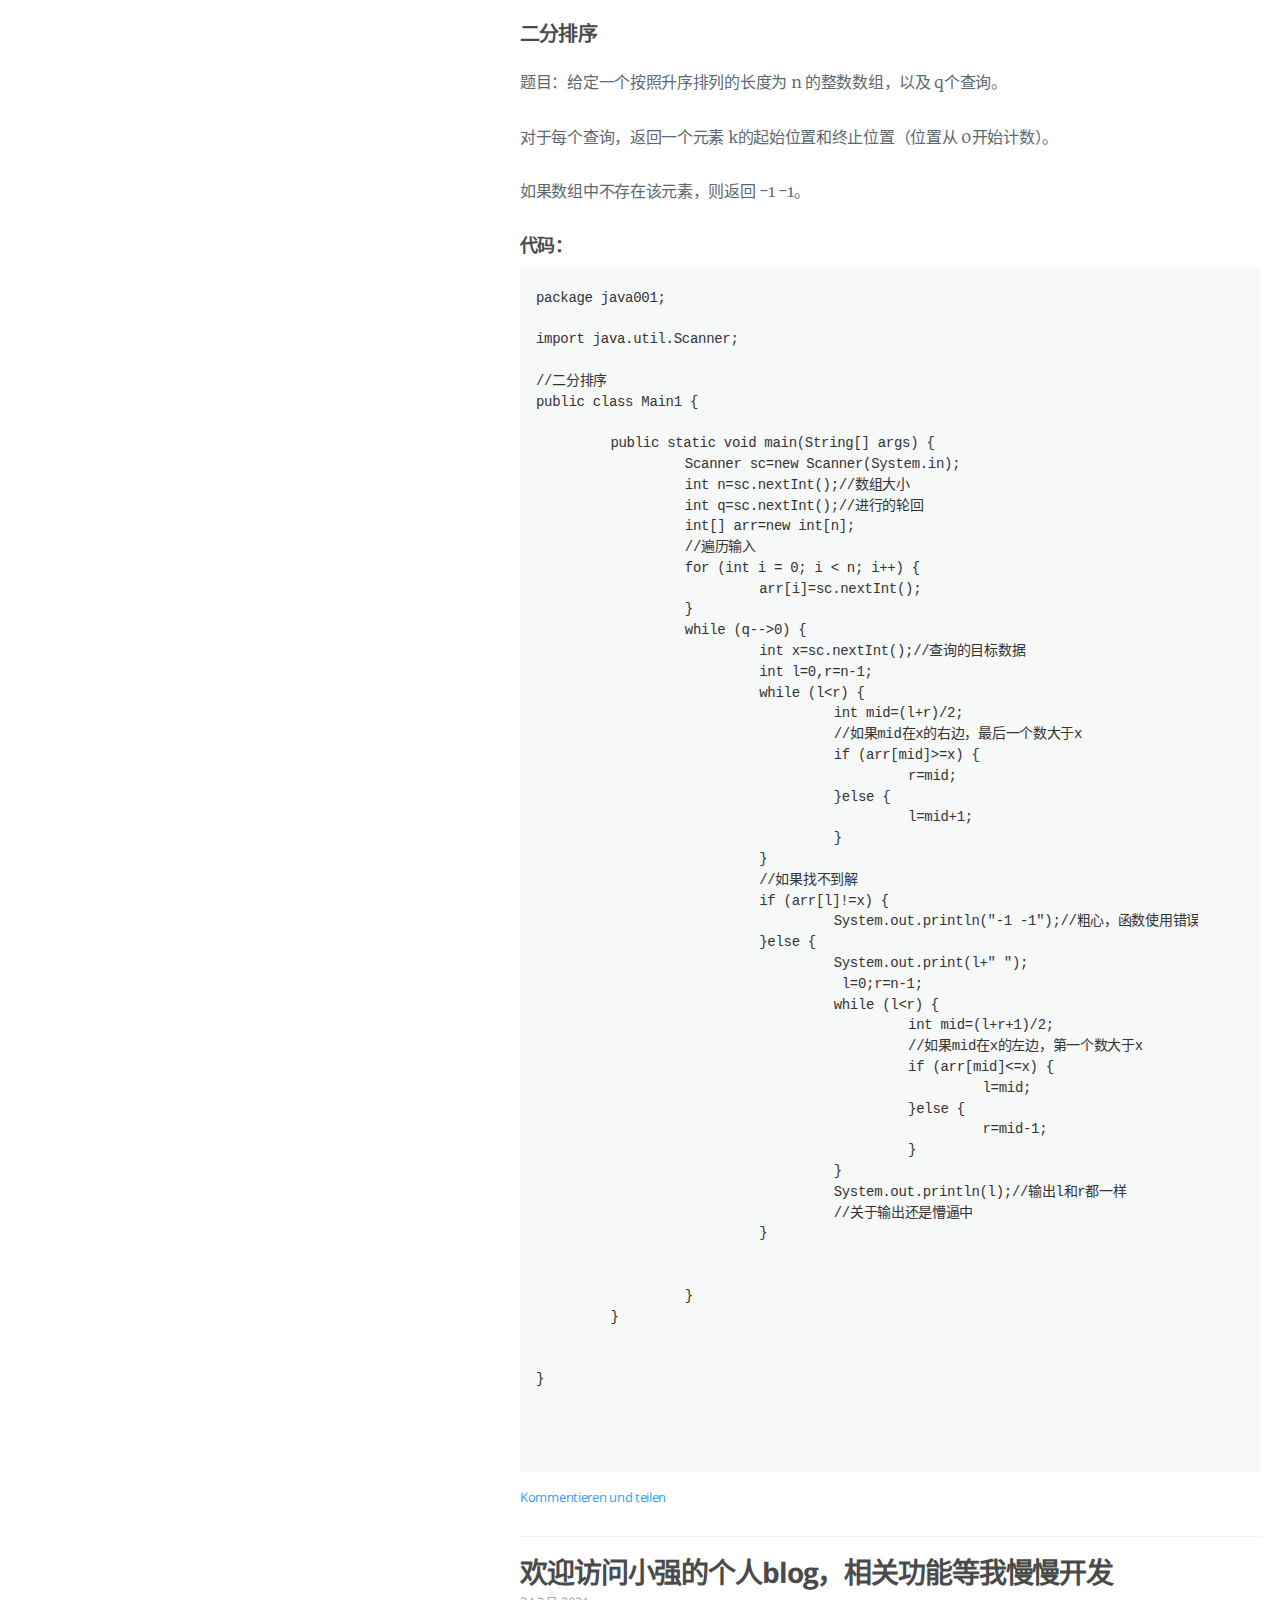
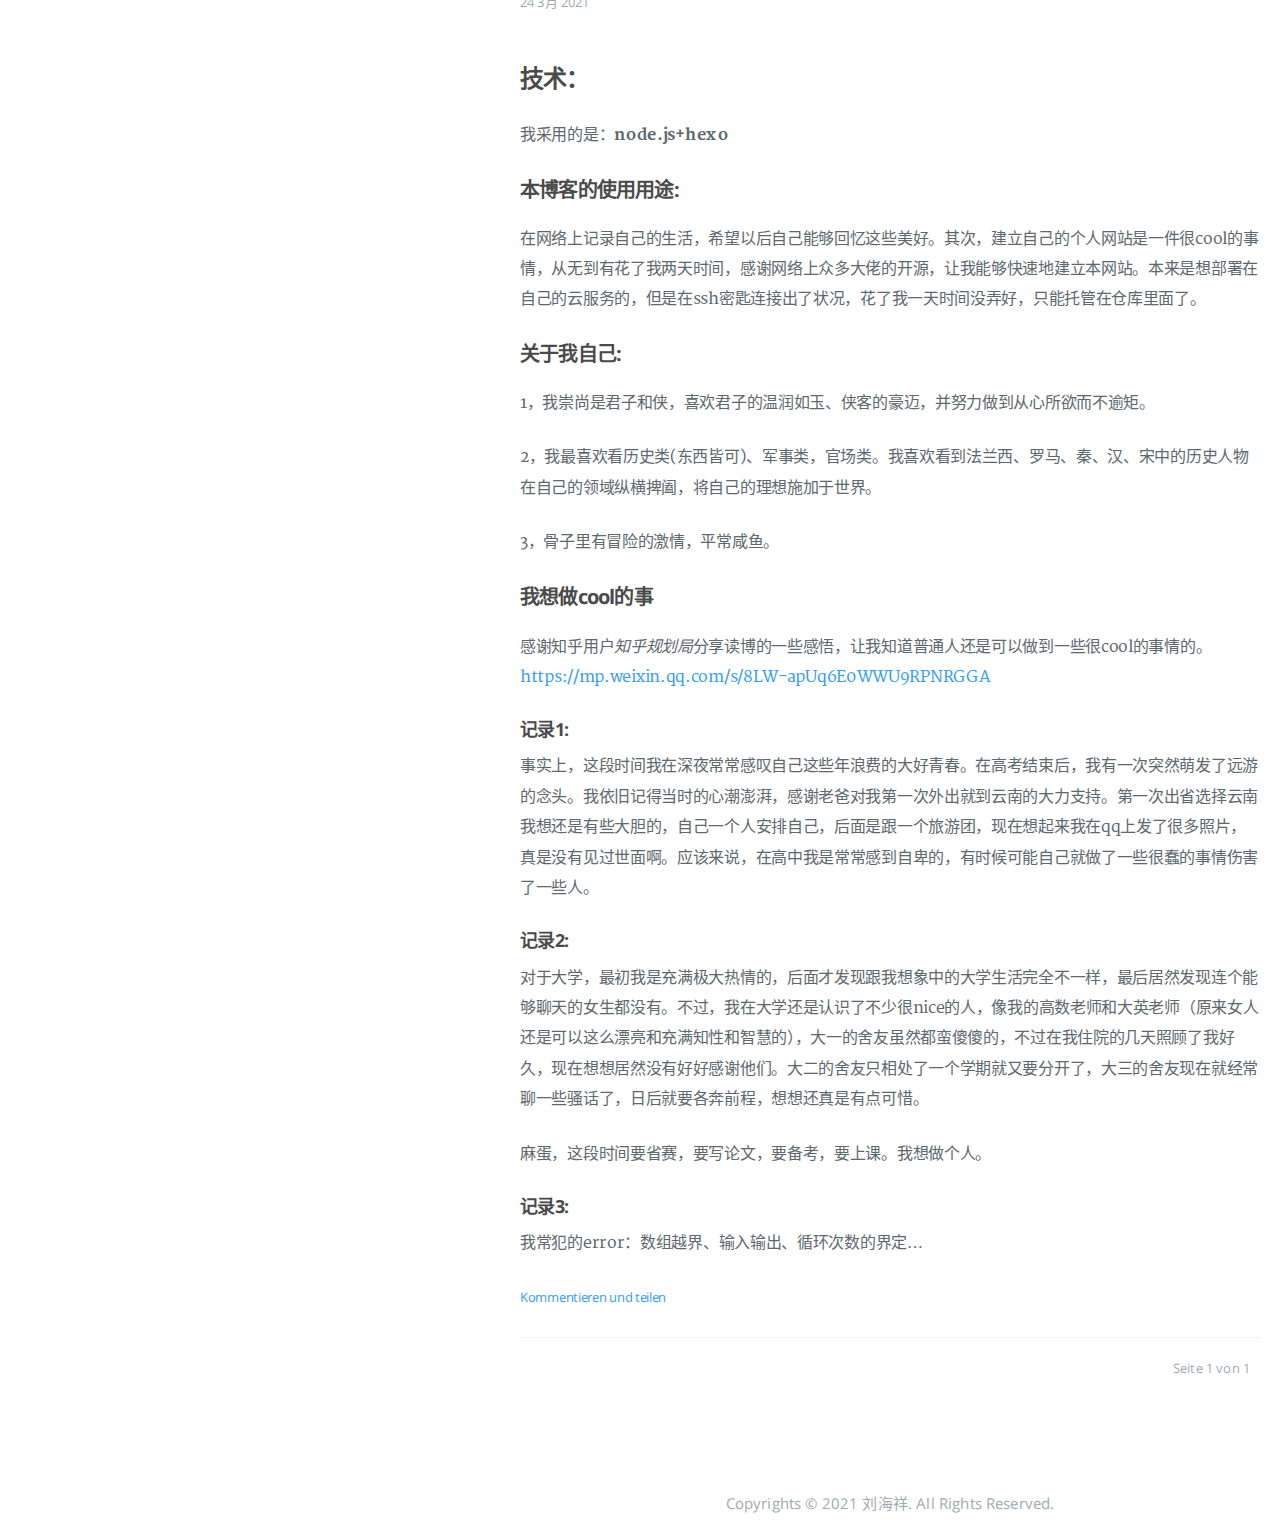
<file: archives/2021/index.html>
<!DOCTYPE html>
<html lang="zh-CN">
    
<head>
    <meta charset="UTF-8">
    <meta name="viewport" content="width=device-width, initial-scale=1">
    <meta name="generator" content="小强的博客">
    <title>Archiv: 2021 - 小强的博客</title>
    <meta name="author" content="刘海祥">
    
    
    
    <script type="application/ld+json">{}</script>
    <meta name="description" content="欢迎来到代码狗的世界">
<meta property="og:type" content="blog">
<meta property="og:title" content="小强的博客">
<meta property="og:url" content="http://example.com/archives/2021/index.html">
<meta property="og:site_name" content="小强的博客">
<meta property="og:description" content="欢迎来到代码狗的世界">
<meta property="og:locale" content="zh_CN">
<meta property="article:author" content="刘海祥">
<meta name="twitter:card" content="summary">
    
    
        
    
    
    
    
    
    <!--STYLES-->
    
<link rel="stylesheet" href="/assets/css/style-ru8npdwnuvxi4prlyw2y4anfelsjvovgwzmuroc33haallgk9060gcthr2rc.min.css">

    <!--STYLES END-->
    

    

    
</head>

    <body>
        <div id="blog">
            <!-- Define author's picture -->


    

<header id="header" data-behavior="1">
    <i id="btn-open-sidebar" class="fa fa-lg fa-bars"></i>
    <div class="header-title">
        <a
            class="header-title-link"
            href="/"
            aria-label=""
        >
            小强的博客
        </a>
    </div>
    
        
            <a
                class="header-right-picture "
                href="#about"
                aria-label="Öffne den Link: /#about"
            >
        
        
        </a>
    
</header>

            <!-- Define author's picture -->


<nav id="sidebar" data-behavior="1">
    <div class="sidebar-container">
        
        
            <ul class="sidebar-buttons">
            
                <li class="sidebar-button">
                    
                        <a
                            class="sidebar-button-link "
                            href="/"
                            
                            rel="noopener"
                            title="Home"
                        >
                        <i class="sidebar-button-icon fa fa-home" aria-hidden="true"></i>
                        <span class="sidebar-button-desc">Home</span>
                    </a>
            </li>
            
                <li class="sidebar-button">
                    
                        <a
                            class="sidebar-button-link "
                            href="/all-categories"
                            
                            rel="noopener"
                            title="Kategorien"
                        >
                        <i class="sidebar-button-icon fa fa-bookmark" aria-hidden="true"></i>
                        <span class="sidebar-button-desc">Kategorien</span>
                    </a>
            </li>
            
                <li class="sidebar-button">
                    
                        <a
                            class="sidebar-button-link "
                            href="/all-tags"
                            
                            rel="noopener"
                            title="Tags"
                        >
                        <i class="sidebar-button-icon fa fa-tags" aria-hidden="true"></i>
                        <span class="sidebar-button-desc">Tags</span>
                    </a>
            </li>
            
                <li class="sidebar-button">
                    
                        <a
                            class="sidebar-button-link "
                            href="/all-archives"
                            
                            rel="noopener"
                            title="Archiv"
                        >
                        <i class="sidebar-button-icon fa fa-archive" aria-hidden="true"></i>
                        <span class="sidebar-button-desc">Archiv</span>
                    </a>
            </li>
            
                <li class="sidebar-button">
                    
                        <a
                            class="sidebar-button-link open-algolia-search"
                            href="#search"
                            
                            rel="noopener"
                            title="Suche"
                        >
                        <i class="sidebar-button-icon fa fa-search" aria-hidden="true"></i>
                        <span class="sidebar-button-desc">Suche</span>
                    </a>
            </li>
            
                <li class="sidebar-button">
                    
                        <a
                            class="sidebar-button-link "
                            href="#about"
                            
                            rel="noopener"
                            title="Über"
                        >
                        <i class="sidebar-button-icon fa fa-question" aria-hidden="true"></i>
                        <span class="sidebar-button-desc">Über</span>
                    </a>
            </li>
            
        </ul>
        
            <ul class="sidebar-buttons">
            
                <li class="sidebar-button">
                    
                        <a
                            class="sidebar-button-link "
                            href="https://github.com/"
                            
                                target="_blank"
                            
                            rel="noopener"
                            title="GitHub"
                        >
                        <i class="sidebar-button-icon fab fa-github" aria-hidden="true"></i>
                        <span class="sidebar-button-desc">GitHub</span>
                    </a>
            </li>
            
                <li class="sidebar-button">
                    
                        <a
                            class="sidebar-button-link "
                            href="https://www.linkedin.com/profile/"
                            
                                target="_blank"
                            
                            rel="noopener"
                            title="LinkedIn"
                        >
                        <i class="sidebar-button-icon fab fa-linkedin" aria-hidden="true"></i>
                        <span class="sidebar-button-desc">LinkedIn</span>
                    </a>
            </li>
            
                <li class="sidebar-button">
                    
                        <a
                            class="sidebar-button-link "
                            href="/mailto"
                            
                            rel="noopener"
                            title="E-Mail"
                        >
                        <i class="sidebar-button-icon fa fa-envelope" aria-hidden="true"></i>
                        <span class="sidebar-button-desc">E-Mail</span>
                    </a>
            </li>
            
        </ul>
        
            <ul class="sidebar-buttons">
            
                <li class="sidebar-button">
                    
                        <a
                            class="sidebar-button-link "
                            href="/atom.xml"
                            
                            rel="noopener"
                            title="RSS"
                        >
                        <i class="sidebar-button-icon fa fa-rss" aria-hidden="true"></i>
                        <span class="sidebar-button-desc">RSS</span>
                    </a>
            </li>
            
        </ul>
        
    </div>
</nav>

            
            <div id="main" data-behavior="1"
                 class="
                        hasCoverMetaIn
                        ">
                
    <section class="postShorten-group main-content-wrap">
    
    
    <article class="postShorten postShorten--thumbnailimg-bottom">
        <div class="postShorten-wrap">
            
            <div class="postShorten-header">
                <h1 class="postShorten-title">
                    
                        <a
                            class="link-unstyled"
                            href="/2021/03/29/suanfa_1/"
                            aria-label=": "
                        >
                            (kein Titel)
                        </a>
                    
                </h1>
                <div class="postShorten-meta">
    <time datetime="2021-03-29T23:36:45+08:00">
	
		    29 3月 2021
    	
    </time>
    
</div>

            </div>
            
                <div class="postShorten-content">
                    <h1 id="基础算法"><a href="#基础算法" class="headerlink" title="基础算法"></a>基础算法</h1><h3 id="快速排序"><a href="#快速排序" class="headerlink" title="快速排序"></a>快速排序</h3><p>题目：给定你一个长度为 n的整数数列。</p>
<p>请你使用快速排序对这个数列按照从小到大进行排序。</p>
<p>并将排好序的数列按顺序输出。<br>样例：<br>输入样例：</p>
<p>5</p>
<p>3 1 2 4 5</p>
<p>输出样例：</p>
<p>1 2 3 4 5</p>
<h4 id="代码："><a href="#代码：" class="headerlink" title="代码："></a>代码：</h4><figure class="highlight plain"><table><tr><td class="gutter"><pre><span class="line">1</span><br><span class="line">2</span><br><span class="line">3</span><br><span class="line">4</span><br><span class="line">5</span><br><span class="line">6</span><br><span class="line">7</span><br><span class="line">8</span><br><span class="line">9</span><br><span class="line">10</span><br><span class="line">11</span><br><span class="line">12</span><br><span class="line">13</span><br><span class="line">14</span><br><span class="line">15</span><br><span class="line">16</span><br><span class="line">17</span><br><span class="line">18</span><br><span class="line">19</span><br><span class="line">20</span><br><span class="line">21</span><br><span class="line">22</span><br><span class="line">23</span><br><span class="line">24</span><br><span class="line">25</span><br><span class="line">26</span><br><span class="line">27</span><br><span class="line">28</span><br><span class="line">29</span><br><span class="line">30</span><br><span class="line">31</span><br><span class="line">32</span><br><span class="line">33</span><br><span class="line">34</span><br><span class="line">35</span><br><span class="line">36</span><br><span class="line">37</span><br><span class="line">38</span><br><span class="line">39</span><br><span class="line">40</span><br><span class="line">41</span><br><span class="line">42</span><br><span class="line">43</span><br><span class="line">44</span><br><span class="line">45</span><br><span class="line">46</span><br></pre></td><td class="code"><pre><span class="line">package java001;</span><br><span class="line"></span><br><span class="line">import java.io.BufferedInputStream;</span><br><span class="line">&#x2F;&#x2F;快速排序</span><br><span class="line"></span><br><span class="line">import java.util.Scanner;</span><br><span class="line"></span><br><span class="line">public class Main &#123;</span><br><span class="line"></span><br><span class="line">	public static void main(String[] args) &#123;</span><br><span class="line">		Scanner sc&#x3D;new Scanner(new BufferedInputStream(System.in));</span><br><span class="line">		int n&#x3D;sc.nextInt();&#x2F;&#x2F;输入数据</span><br><span class="line">		&#x2F;&#x2F;创建数组来存储数据</span><br><span class="line">		int[] arr&#x3D;new int[n];</span><br><span class="line">		&#x2F;&#x2F;遍历</span><br><span class="line">		for (int i &#x3D; 0; i &lt; n; i++) &#123;</span><br><span class="line">			arr[i]&#x3D;sc.nextInt();</span><br><span class="line">		&#125;</span><br><span class="line">		quick_sort(arr,0,n-1);&#x2F;&#x2F;数组越界问题？</span><br><span class="line">		&#x2F;&#x2F;遍历输出</span><br><span class="line">		for (int i &#x3D; 0; i &lt; n; i++) &#123;</span><br><span class="line">			System.out.print(arr[i]+&quot; &quot;);</span><br><span class="line">		&#125;</span><br><span class="line">	&#125;&#x2F;&#x2F;快排模板</span><br><span class="line">		static void quick_sort(int[] q,int l,int r)</span><br><span class="line">		&#123;</span><br><span class="line">			if (l&gt;&#x3D;r) &#123;</span><br><span class="line">				return;</span><br><span class="line">			&#125;</span><br><span class="line">			int i&#x3D;l-1,j&#x3D;r+1;</span><br><span class="line">			int x&#x3D;q[(l+r)&#x2F;2];&#x2F;&#x2F;随机数组里面的平均值</span><br><span class="line">			while (i&lt;j) &#123;</span><br><span class="line">				&#x2F;&#x2F;垃圾刘海祥,一边去</span><br><span class="line">				do i++;while(q[i]&lt;x);&#x2F;&#x2F;while(q[++i]&lt;x)</span><br><span class="line">				do j--;while(q[j]&gt;x);&#x2F;&#x2F;while(q[--j]&gt;x)</span><br><span class="line">				if (i&lt;j) &#123;</span><br><span class="line">					int temp&#x3D;q[i];</span><br><span class="line">					q[i]&#x3D;q[j];</span><br><span class="line">					q[j]&#x3D;temp;</span><br><span class="line">				&#125;</span><br><span class="line">			&#125;</span><br><span class="line">			quick_sort(q, l, j);&#x2F;&#x2F;递归处理左右两边,对称</span><br><span class="line">			quick_sort(q, j+1, r);</span><br><span class="line">		&#125;	</span><br><span class="line">	&#125;</span><br><span class="line"></span><br></pre></td></tr></table></figure>
<p>###归并排序 ###<br>题目：给定你一个长度为 n的整数数列。</p>
<p>请你使用归并排序对这个数列按照从小到大进行排序。</p>
<p>并将排好序的数列按顺序输出</p>
<h4 id="代码：-1"><a href="#代码：-1" class="headerlink" title="代码："></a>代码：</h4><figure class="highlight plain"><table><tr><td class="gutter"><pre><span class="line">1</span><br><span class="line">2</span><br><span class="line">3</span><br><span class="line">4</span><br><span class="line">5</span><br><span class="line">6</span><br><span class="line">7</span><br><span class="line">8</span><br><span class="line">9</span><br><span class="line">10</span><br><span class="line">11</span><br><span class="line">12</span><br><span class="line">13</span><br><span class="line">14</span><br><span class="line">15</span><br><span class="line">16</span><br><span class="line">17</span><br><span class="line">18</span><br><span class="line">19</span><br><span class="line">20</span><br><span class="line">21</span><br><span class="line">22</span><br><span class="line">23</span><br><span class="line">24</span><br><span class="line">25</span><br><span class="line">26</span><br><span class="line">27</span><br><span class="line">28</span><br><span class="line">29</span><br><span class="line">30</span><br><span class="line">31</span><br><span class="line">32</span><br><span class="line">33</span><br><span class="line">34</span><br><span class="line">35</span><br><span class="line">36</span><br><span class="line">37</span><br><span class="line">38</span><br><span class="line">39</span><br><span class="line">40</span><br><span class="line">41</span><br><span class="line">42</span><br><span class="line">43</span><br><span class="line">44</span><br><span class="line">45</span><br><span class="line">46</span><br><span class="line">47</span><br><span class="line">48</span><br><span class="line">49</span><br><span class="line">50</span><br><span class="line">51</span><br><span class="line">52</span><br><span class="line">53</span><br><span class="line">54</span><br><span class="line">55</span><br><span class="line">56</span><br><span class="line">57</span><br></pre></td><td class="code"><pre><span class="line">package java001;</span><br><span class="line"></span><br><span class="line">import java.util.Scanner;</span><br><span class="line"></span><br><span class="line">&#x2F;&#x2F;归并排序</span><br><span class="line">public class Main0 &#123;</span><br><span class="line"></span><br><span class="line">public static void main(String[] args) &#123;</span><br><span class="line"></span><br><span class="line">	Scanner sc&#x3D;new Scanner(System.in);</span><br><span class="line">	int n&#x3D;sc.nextInt();</span><br><span class="line">	int[] arr&#x3D;new int[n];</span><br><span class="line">	&#x2F;&#x2F;输入</span><br><span class="line">	for (int i &#x3D; 0; i &lt; n; i++) &#123;</span><br><span class="line">		arr[i]&#x3D;sc.nextInt();</span><br><span class="line">	&#125;</span><br><span class="line">	merge_sort(arr, 0, n-1);</span><br><span class="line">	&#x2F;&#x2F;遍历输出</span><br><span class="line">	for (int i &#x3D; 0; i &lt; n; i++) &#123;</span><br><span class="line">		System.out.print(arr[i]+&quot; &quot;);</span><br><span class="line">	&#125;</span><br><span class="line">	</span><br><span class="line">public static void merge_sort(int[] q,int l,int r) &#123;</span><br><span class="line"></span><br><span class="line">	&#x2F;&#x2F;模板</span><br><span class="line">	int[] tmp&#x3D;new int[1000000];</span><br><span class="line">	if (l&gt;&#x3D;r) &#123;</span><br><span class="line">		return;</span><br><span class="line">	&#125;</span><br><span class="line">	int mid&#x3D;l+r&gt;&gt;1;&#x2F;&#x2F;相当于(l+r)&#x2F;2并且取整；一定不能取到l的边界上</span><br><span class="line">	&#x2F;&#x2F;数组的中间位置，下标值</span><br><span class="line">	merge_sort(q, l, mid);&#x2F;&#x2F;垃圾递归，左右递归</span><br><span class="line">	merge_sort(q, mid+1, r);              </span><br><span class="line">	int k&#x3D;0,i&#x3D;l,j&#x3D;mid+1;&#x2F;&#x2F;这里的i取l-1，可否</span><br><span class="line">	while(i&lt;&#x3D;mid&amp;&amp;j&lt;&#x3D;r)</span><br><span class="line">		&#x2F;&#x2F;每次将较小部分放进来</span><br><span class="line">		if (q[i]&lt;q[j]) &#123;</span><br><span class="line">			tmp[k++] &#x3D;q[i++];</span><br><span class="line">		&#125;else &#123;</span><br><span class="line">			tmp[k++]&#x3D;q[j++];</span><br><span class="line">		&#125;</span><br><span class="line">	&#x2F;&#x2F;如果循环完毕，则将剩余部分直接连在后面</span><br><span class="line">	&#x2F;&#x2F;什么是没有循环完毕？指针还在，没有出界</span><br><span class="line">	while (i&lt;&#x3D;mid) &#123;</span><br><span class="line">		tmp[k++]&#x3D;q[i++];</span><br><span class="line">	&#125;</span><br><span class="line">	while (j&lt;&#x3D;r) &#123;</span><br><span class="line">		tmp[k++]&#x3D;q[j++];</span><br><span class="line">	&#125;</span><br><span class="line">	&#x2F;&#x2F;将所有的结果存回有序序列中去</span><br><span class="line">	for (i&#x3D;l,j&#x3D;0;i&lt;&#x3D;r;i++,j++) &#123;</span><br><span class="line">		&#x2F;&#x2F;i&#x3D;l,l为left，左边界，q[]存储从L开始</span><br><span class="line">		q[i]&#x3D;tmp[j];</span><br><span class="line">	&#125;	</span><br><span class="line">&#125;</span><br><span class="line">	</span><br><span class="line">&#125;</span><br></pre></td></tr></table></figure>
<h3 id="二分排序"><a href="#二分排序" class="headerlink" title="二分排序"></a>二分排序</h3><p>题目：给定一个按照升序排列的长度为 n 的整数数组，以及 q个查询。</p>
<p>对于每个查询，返回一个元素 k的起始位置和终止位置（位置从 0开始计数）。</p>
<p>如果数组中不存在该元素，则返回 -1 -1。</p>
<h4 id="代码：-2"><a href="#代码：-2" class="headerlink" title="代码："></a>代码：</h4><figure class="highlight plain"><table><tr><td class="gutter"><pre><span class="line">1</span><br><span class="line">2</span><br><span class="line">3</span><br><span class="line">4</span><br><span class="line">5</span><br><span class="line">6</span><br><span class="line">7</span><br><span class="line">8</span><br><span class="line">9</span><br><span class="line">10</span><br><span class="line">11</span><br><span class="line">12</span><br><span class="line">13</span><br><span class="line">14</span><br><span class="line">15</span><br><span class="line">16</span><br><span class="line">17</span><br><span class="line">18</span><br><span class="line">19</span><br><span class="line">20</span><br><span class="line">21</span><br><span class="line">22</span><br><span class="line">23</span><br><span class="line">24</span><br><span class="line">25</span><br><span class="line">26</span><br><span class="line">27</span><br><span class="line">28</span><br><span class="line">29</span><br><span class="line">30</span><br><span class="line">31</span><br><span class="line">32</span><br><span class="line">33</span><br><span class="line">34</span><br><span class="line">35</span><br><span class="line">36</span><br><span class="line">37</span><br><span class="line">38</span><br><span class="line">39</span><br><span class="line">40</span><br><span class="line">41</span><br><span class="line">42</span><br><span class="line">43</span><br><span class="line">44</span><br><span class="line">45</span><br><span class="line">46</span><br><span class="line">47</span><br><span class="line">48</span><br><span class="line">49</span><br><span class="line">50</span><br><span class="line">51</span><br><span class="line">52</span><br><span class="line">53</span><br><span class="line">54</span><br><span class="line">55</span><br><span class="line">56</span><br></pre></td><td class="code"><pre><span class="line">package java001;</span><br><span class="line"></span><br><span class="line">import java.util.Scanner;</span><br><span class="line"></span><br><span class="line">&#x2F;&#x2F;二分排序</span><br><span class="line">public class Main1 &#123;</span><br><span class="line"></span><br><span class="line">	public static void main(String[] args) &#123;</span><br><span class="line">		Scanner sc&#x3D;new Scanner(System.in);</span><br><span class="line">		int n&#x3D;sc.nextInt();&#x2F;&#x2F;数组大小</span><br><span class="line">		int q&#x3D;sc.nextInt();&#x2F;&#x2F;进行的轮回</span><br><span class="line">		int[] arr&#x3D;new int[n];</span><br><span class="line">		&#x2F;&#x2F;遍历输入</span><br><span class="line">		for (int i &#x3D; 0; i &lt; n; i++) &#123;</span><br><span class="line">			arr[i]&#x3D;sc.nextInt();</span><br><span class="line">		&#125;</span><br><span class="line">		while (q--&gt;0) &#123;</span><br><span class="line">			int x&#x3D;sc.nextInt();&#x2F;&#x2F;查询的目标数据</span><br><span class="line">			int l&#x3D;0,r&#x3D;n-1;</span><br><span class="line">			while (l&lt;r) &#123;</span><br><span class="line">				int mid&#x3D;(l+r)&#x2F;2;</span><br><span class="line">				&#x2F;&#x2F;如果mid在x的右边，最后一个数大于x</span><br><span class="line">				if (arr[mid]&gt;&#x3D;x) &#123;</span><br><span class="line">					r&#x3D;mid;</span><br><span class="line">				&#125;else &#123;</span><br><span class="line">					l&#x3D;mid+1;</span><br><span class="line">				&#125;</span><br><span class="line">			&#125;</span><br><span class="line">			&#x2F;&#x2F;如果找不到解</span><br><span class="line">			if (arr[l]!&#x3D;x) &#123;</span><br><span class="line">				System.out.println(&quot;-1 -1&quot;);&#x2F;&#x2F;粗心，函数使用错误</span><br><span class="line">			&#125;else &#123;</span><br><span class="line">				System.out.print(l+&quot; &quot;);</span><br><span class="line">				 l&#x3D;0;r&#x3D;n-1;</span><br><span class="line">				while (l&lt;r) &#123;</span><br><span class="line">					int mid&#x3D;(l+r+1)&#x2F;2;</span><br><span class="line">					&#x2F;&#x2F;如果mid在x的左边，第一个数大于x</span><br><span class="line">					if (arr[mid]&lt;&#x3D;x) &#123;</span><br><span class="line">						l&#x3D;mid;</span><br><span class="line">					&#125;else &#123;</span><br><span class="line">						r&#x3D;mid-1;</span><br><span class="line">					&#125;</span><br><span class="line">				&#125;</span><br><span class="line">				System.out.println(l);&#x2F;&#x2F;输出l和r都一样</span><br><span class="line">				&#x2F;&#x2F;关于输出还是懵逼中</span><br><span class="line">			&#125;</span><br><span class="line">			</span><br><span class="line">			</span><br><span class="line">		&#125;</span><br><span class="line">	&#125;</span><br><span class="line">		</span><br><span class="line">		</span><br><span class="line">&#125;</span><br><span class="line">	</span><br><span class="line"></span><br><span class="line"></span><br></pre></td></tr></table></figure>
                    
                        


                    
                    
                        <p>
                            <a
                                href="/2021/03/29/suanfa_1/#post-footer"
                                class="postShorten-excerpt_link link"
                                aria-label=""
                            >
                                Kommentieren und teilen
                            </a>
                        </p>
                    
                </div>
            
        </div>
        
    </article>
    
    
    <article class="postShorten postShorten--thumbnailimg-bottom">
        <div class="postShorten-wrap">
            
            <div class="postShorten-header">
                <h1 class="postShorten-title">
                    
                        <a
                            class="link-unstyled"
                            href="/2021/03/24/hello-world/"
                            aria-label=": 欢迎访问小强的个人blog，相关功能等我慢慢开发"
                        >
                            欢迎访问小强的个人blog，相关功能等我慢慢开发
                        </a>
                    
                </h1>
                <div class="postShorten-meta">
    <time datetime="2021-03-24T19:36:19+08:00">
	
		    24 3月 2021
    	
    </time>
    
</div>

            </div>
            
                <div class="postShorten-content">
                    <h2 id="技术："><a href="#技术：" class="headerlink" title="技术："></a>技术：</h2><p> 我采用的是：<strong>node.js+hexo</strong></p>
<h3 id="本博客的使用用途"><a href="#本博客的使用用途" class="headerlink" title="本博客的使用用途:"></a>本博客的使用用途:</h3><p>在网络上记录自己的生活，希望以后自己能够回忆这些美好。其次，建立自己的个人网站是一件很cool的事情，从无到有花了我两天时间，感谢网络上众多大佬的开源，让我能够快速地建立本网站。本来是想部署在自己的云服务的，但是在ssh密匙连接出了状况，花了我一天时间没弄好，只能托管在仓库里面了。</p>
<h3 id="关于我自己"><a href="#关于我自己" class="headerlink" title="关于我自己:"></a>关于我自己:</h3><p>1，我崇尚是君子和侠，喜欢君子的温润如玉、侠客的豪迈，并努力做到从心所欲而不逾矩。</p>
<p>2，我最喜欢看历史类(东西皆可)、军事类，官场类。我喜欢看到法兰西、罗马、秦、汉、宋中的历史人物在自己的领域纵横捭阖，将自己的理想施加于世界。</p>
<p>3，骨子里有冒险的激情，平常咸鱼。</p>
<h3 id="我想做cool的事"><a href="#我想做cool的事" class="headerlink" title="我想做cool的事"></a>我想做cool的事</h3><p>感谢知乎用户<em>知乎规划局</em>分享读博的一些感悟，让我知道普通人还是可以做到一些很cool的事情的。<a target="_blank" rel="noopener" href="https://mp.weixin.qq.com/s/8LW-apUq6E0WWU9RPNRGGA">https://mp.weixin.qq.com/s/8LW-apUq6E0WWU9RPNRGGA</a></p>
<h4 id="记录1"><a href="#记录1" class="headerlink" title="记录1:"></a>记录1:</h4><p>事实上，这段时间我在深夜常常感叹自己这些年浪费的大好青春。在高考结束后，我有一次突然萌发了远游的念头。我依旧记得当时的心潮澎湃，感谢老爸对我第一次外出就到云南的大力支持。第一次出省选择云南我想还是有些大胆的，自己一个人安排自己，后面是跟一个旅游团，现在想起来我在qq上发了很多照片，真是没有见过世面啊。应该来说，在高中我是常常感到自卑的，有时候可能自己就做了一些很蠢的事情伤害了一些人。</p>
<h4 id="记录2"><a href="#记录2" class="headerlink" title="记录2:"></a>记录2:</h4><p>对于大学，最初我是充满极大热情的，后面才发现跟我想象中的大学生活完全不一样，最后居然发现连个能够聊天的女生都没有。不过，我在大学还是认识了不少很nice的人，像我的高数老师和大英老师（原来女人还是可以这么漂亮和充满知性和智慧的），大一的舍友虽然都蛮傻傻的，不过在我住院的几天照顾了我好久，现在想想居然没有好好感谢他们。大二的舍友只相处了一个学期就又要分开了，大三的舍友现在就经常聊一些骚话了，日后就要各奔前程，想想还真是有点可惜。</p>
<p>麻蛋，这段时间要省赛，要写论文，要备考，要上课。我想做个人。</p>
<h4 id="记录3"><a href="#记录3" class="headerlink" title="记录3:"></a>记录3:</h4><p>我常犯的error：数组越界、输入输出、循环次数的界定…</p>

                    
                        


                    
                    
                        <p>
                            <a
                                href="/2021/03/24/hello-world/#post-footer"
                                class="postShorten-excerpt_link link"
                                aria-label=""
                            >
                                Kommentieren und teilen
                            </a>
                        </p>
                    
                </div>
            
        </div>
        
    </article>
    
    <div class="pagination-bar">
    <ul class="pagination">
        
        
        <li class="pagination-number">Seite 1 von 1</li>
    </ul>
</div>

</section>



                <footer id="footer" class="main-content-wrap">
    <span class="copyrights">
        Copyrights &copy; 2021 刘海祥. All Rights Reserved.
    </span>
</footer>

            </div>
            
        </div>
        


<div id="about">
    <div id="about-card">
        <div id="about-btn-close">
            <i class="fa fa-times"></i>
        </div>
        
            <h4 id="about-card-name">刘海祥</h4>
        
            <div id="about-card-bio"><p>author.bio</p>
</div>
        
        
            <div id="about-card-job">
                <i class="fa fa-briefcase"></i>
                <br/>
                <p>author.job</p>

            </div>
        
        
    </div>
</div>

        
        
<div id="cover" style="background-image:url('/assets/images/cover.jpg');"></div>
        <!--SCRIPTS-->

<script src="/assets/js/script-6wrlb7xgqxbcpv9tzildhpkqt2pryvjrctbwdj5aztzyoinshxud0hqvs0xz.min.js"></script>

<!--SCRIPTS END-->





    </body>
</html>
</file>
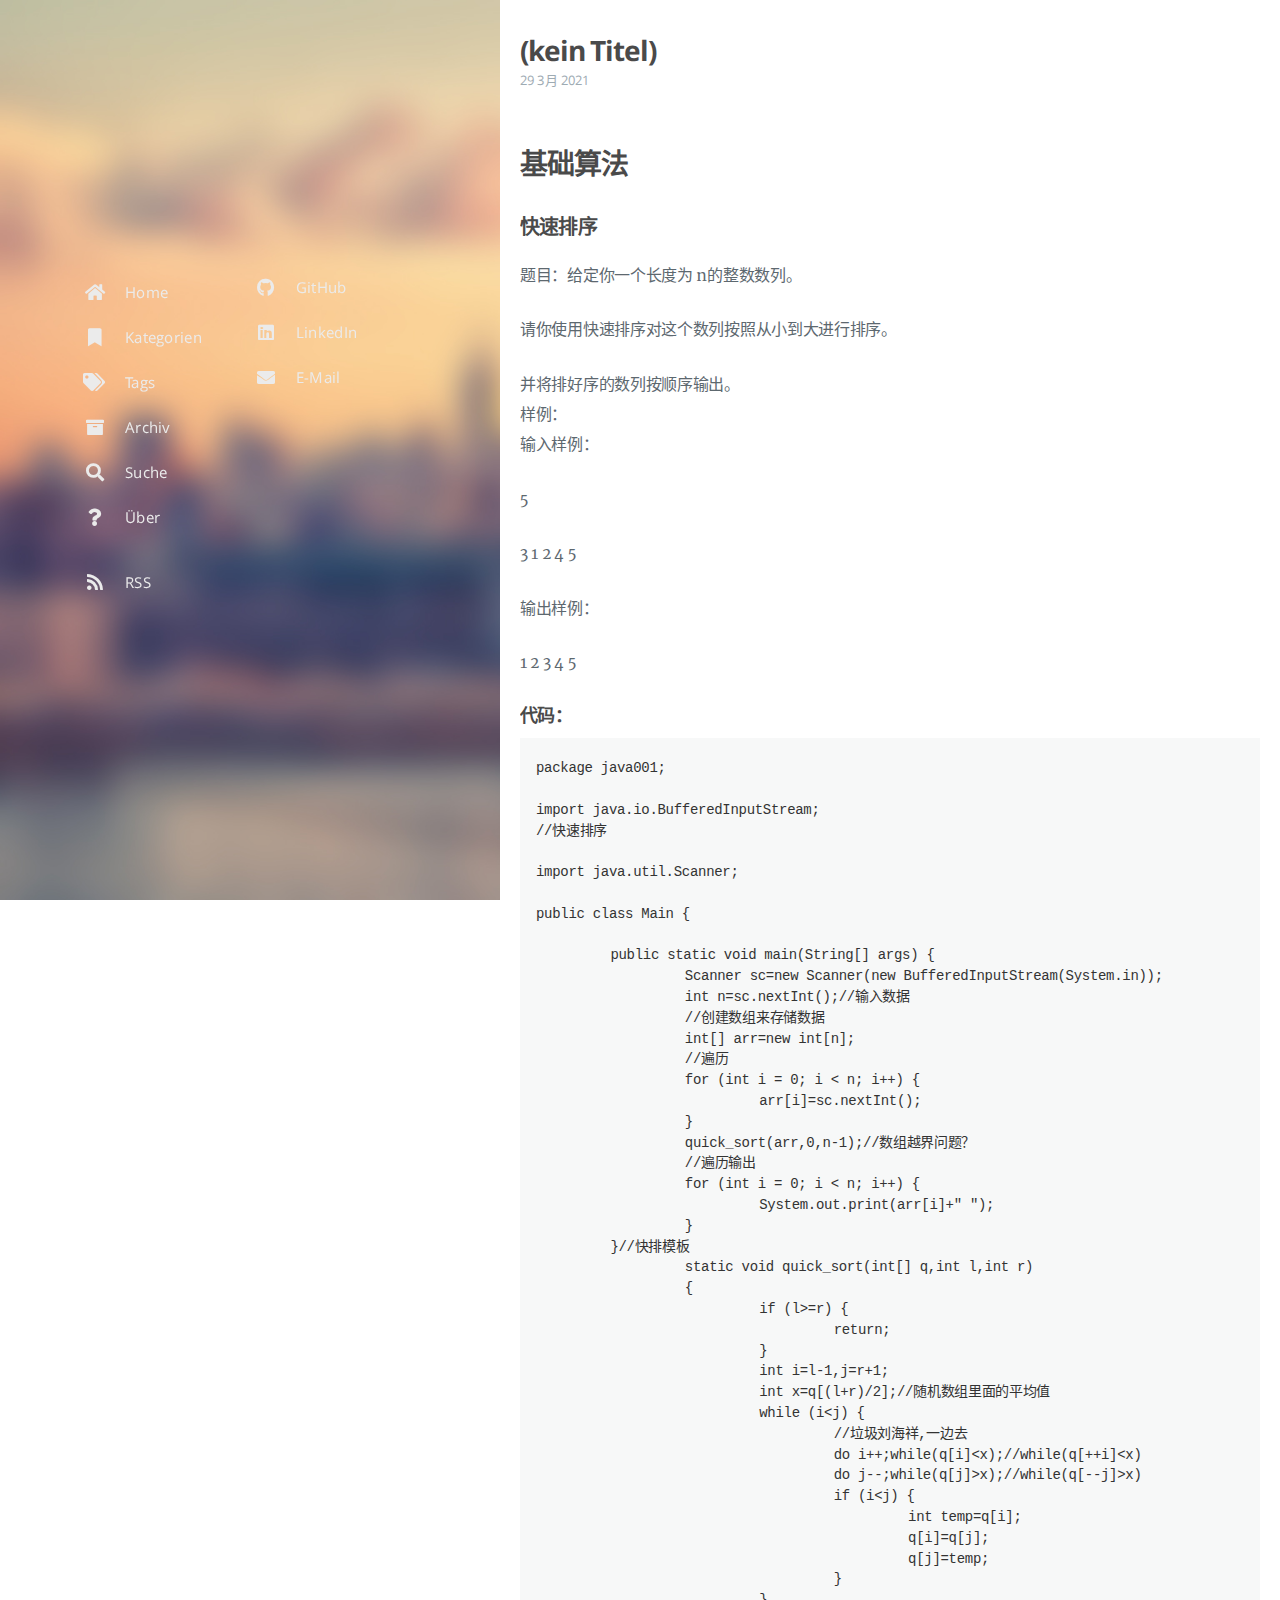
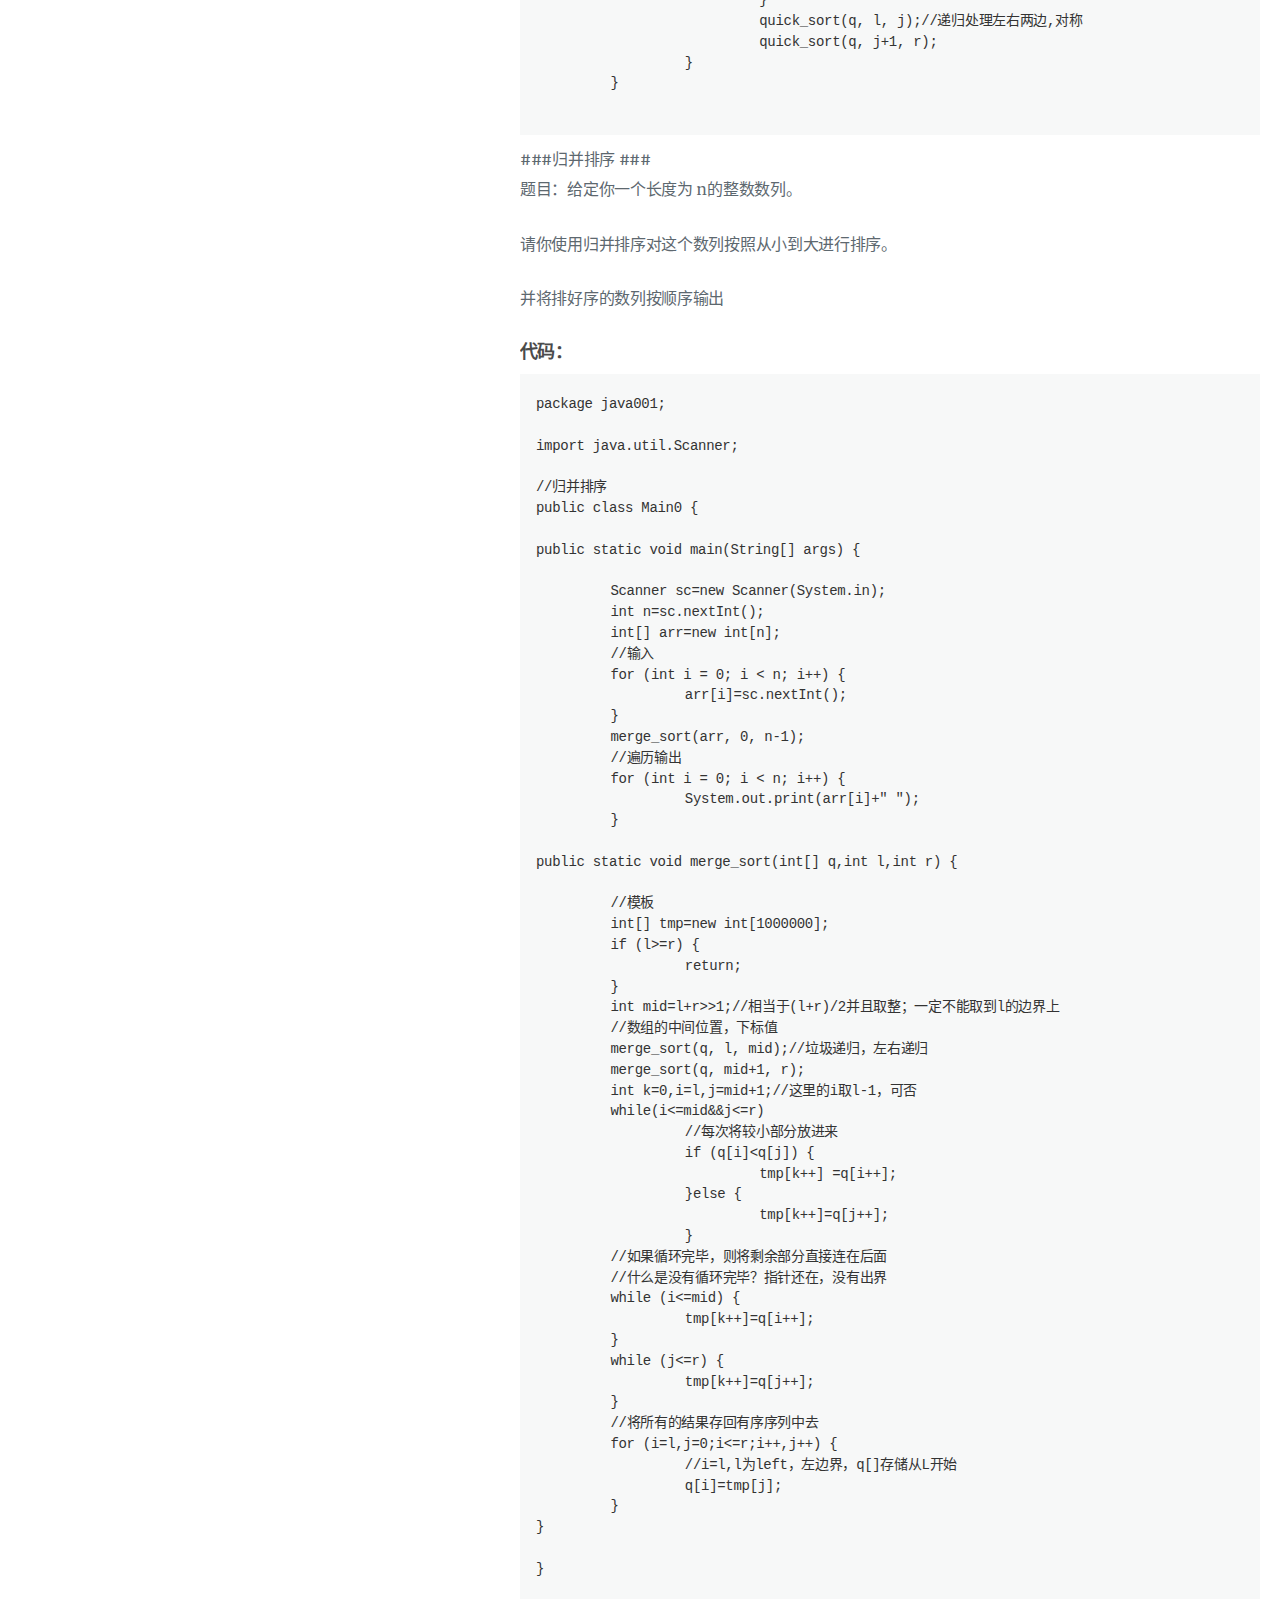
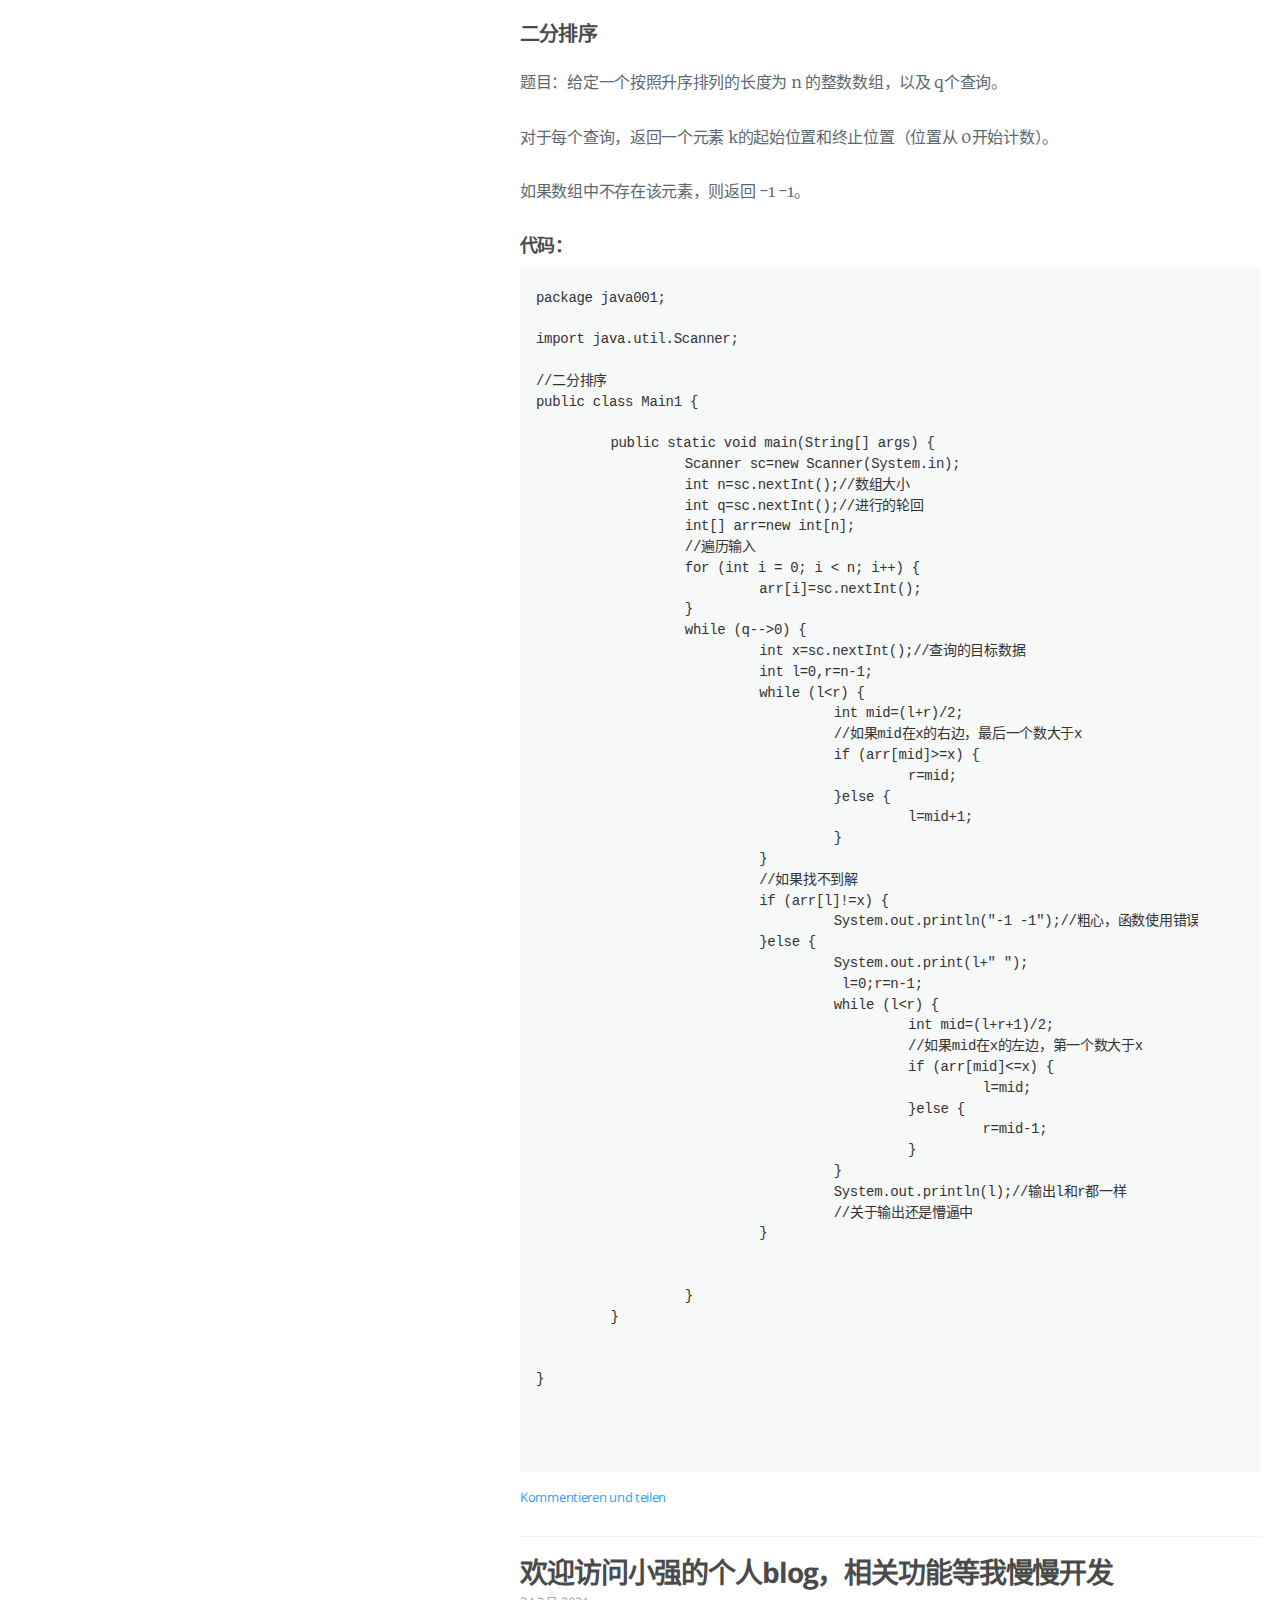
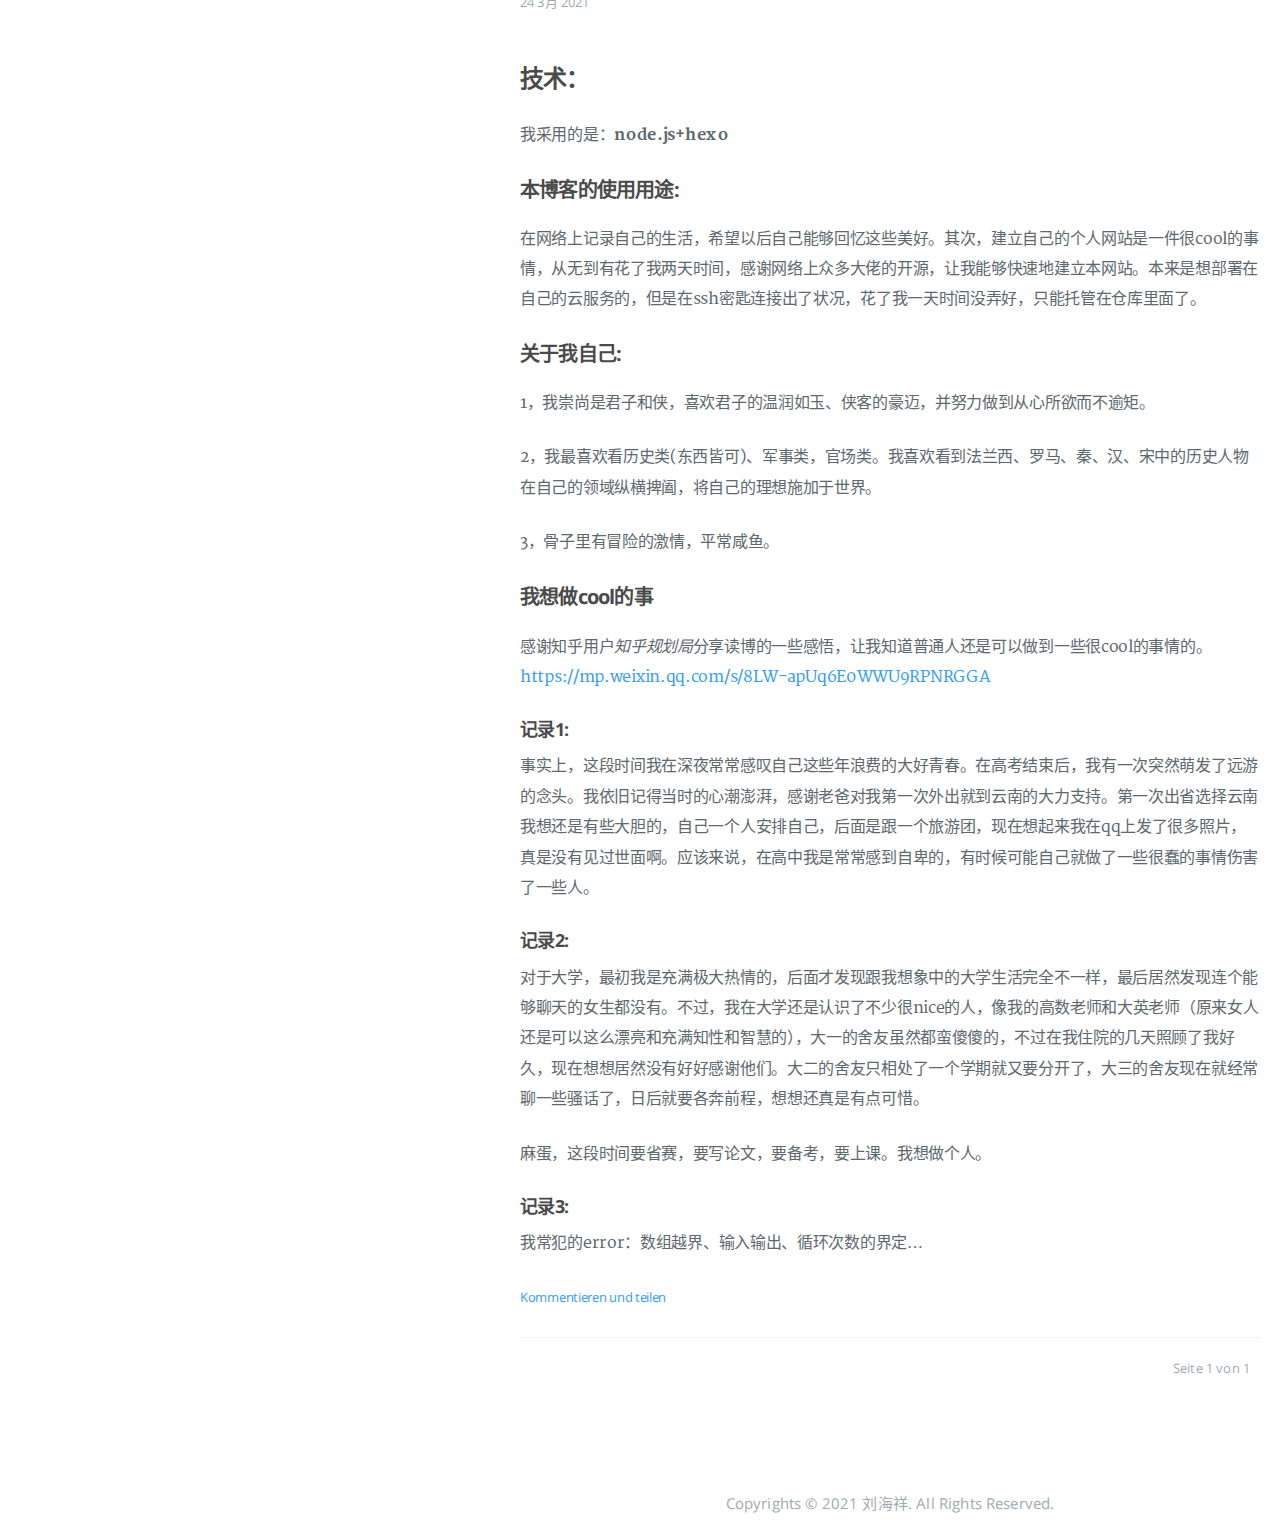
<file: archives/2021/03/index.html>
<!DOCTYPE html>
<html lang="zh-CN">
    
<head>
    <meta charset="UTF-8">
    <meta name="viewport" content="width=device-width, initial-scale=1">
    <meta name="generator" content="小强的博客">
    <title>Archiv: 2021/3 - 小强的博客</title>
    <meta name="author" content="刘海祥">
    
    
    
    <script type="application/ld+json">{}</script>
    <meta name="description" content="欢迎来到代码狗的世界">
<meta property="og:type" content="blog">
<meta property="og:title" content="小强的博客">
<meta property="og:url" content="http://example.com/archives/2021/03/index.html">
<meta property="og:site_name" content="小强的博客">
<meta property="og:description" content="欢迎来到代码狗的世界">
<meta property="og:locale" content="zh_CN">
<meta property="article:author" content="刘海祥">
<meta name="twitter:card" content="summary">
    
    
        
    
    
    
    
    
    <!--STYLES-->
    
<link rel="stylesheet" href="/assets/css/style-ru8npdwnuvxi4prlyw2y4anfelsjvovgwzmuroc33haallgk9060gcthr2rc.min.css">

    <!--STYLES END-->
    

    

    
</head>

    <body>
        <div id="blog">
            <!-- Define author's picture -->


    

<header id="header" data-behavior="1">
    <i id="btn-open-sidebar" class="fa fa-lg fa-bars"></i>
    <div class="header-title">
        <a
            class="header-title-link"
            href="/"
            aria-label=""
        >
            小强的博客
        </a>
    </div>
    
        
            <a
                class="header-right-picture "
                href="#about"
                aria-label="Öffne den Link: /#about"
            >
        
        
        </a>
    
</header>

            <!-- Define author's picture -->


<nav id="sidebar" data-behavior="1">
    <div class="sidebar-container">
        
        
            <ul class="sidebar-buttons">
            
                <li class="sidebar-button">
                    
                        <a
                            class="sidebar-button-link "
                            href="/"
                            
                            rel="noopener"
                            title="Home"
                        >
                        <i class="sidebar-button-icon fa fa-home" aria-hidden="true"></i>
                        <span class="sidebar-button-desc">Home</span>
                    </a>
            </li>
            
                <li class="sidebar-button">
                    
                        <a
                            class="sidebar-button-link "
                            href="/all-categories"
                            
                            rel="noopener"
                            title="Kategorien"
                        >
                        <i class="sidebar-button-icon fa fa-bookmark" aria-hidden="true"></i>
                        <span class="sidebar-button-desc">Kategorien</span>
                    </a>
            </li>
            
                <li class="sidebar-button">
                    
                        <a
                            class="sidebar-button-link "
                            href="/all-tags"
                            
                            rel="noopener"
                            title="Tags"
                        >
                        <i class="sidebar-button-icon fa fa-tags" aria-hidden="true"></i>
                        <span class="sidebar-button-desc">Tags</span>
                    </a>
            </li>
            
                <li class="sidebar-button">
                    
                        <a
                            class="sidebar-button-link "
                            href="/all-archives"
                            
                            rel="noopener"
                            title="Archiv"
                        >
                        <i class="sidebar-button-icon fa fa-archive" aria-hidden="true"></i>
                        <span class="sidebar-button-desc">Archiv</span>
                    </a>
            </li>
            
                <li class="sidebar-button">
                    
                        <a
                            class="sidebar-button-link open-algolia-search"
                            href="#search"
                            
                            rel="noopener"
                            title="Suche"
                        >
                        <i class="sidebar-button-icon fa fa-search" aria-hidden="true"></i>
                        <span class="sidebar-button-desc">Suche</span>
                    </a>
            </li>
            
                <li class="sidebar-button">
                    
                        <a
                            class="sidebar-button-link "
                            href="#about"
                            
                            rel="noopener"
                            title="Über"
                        >
                        <i class="sidebar-button-icon fa fa-question" aria-hidden="true"></i>
                        <span class="sidebar-button-desc">Über</span>
                    </a>
            </li>
            
        </ul>
        
            <ul class="sidebar-buttons">
            
                <li class="sidebar-button">
                    
                        <a
                            class="sidebar-button-link "
                            href="https://github.com/"
                            
                                target="_blank"
                            
                            rel="noopener"
                            title="GitHub"
                        >
                        <i class="sidebar-button-icon fab fa-github" aria-hidden="true"></i>
                        <span class="sidebar-button-desc">GitHub</span>
                    </a>
            </li>
            
                <li class="sidebar-button">
                    
                        <a
                            class="sidebar-button-link "
                            href="https://www.linkedin.com/profile/"
                            
                                target="_blank"
                            
                            rel="noopener"
                            title="LinkedIn"
                        >
                        <i class="sidebar-button-icon fab fa-linkedin" aria-hidden="true"></i>
                        <span class="sidebar-button-desc">LinkedIn</span>
                    </a>
            </li>
            
                <li class="sidebar-button">
                    
                        <a
                            class="sidebar-button-link "
                            href="/mailto"
                            
                            rel="noopener"
                            title="E-Mail"
                        >
                        <i class="sidebar-button-icon fa fa-envelope" aria-hidden="true"></i>
                        <span class="sidebar-button-desc">E-Mail</span>
                    </a>
            </li>
            
        </ul>
        
            <ul class="sidebar-buttons">
            
                <li class="sidebar-button">
                    
                        <a
                            class="sidebar-button-link "
                            href="/atom.xml"
                            
                            rel="noopener"
                            title="RSS"
                        >
                        <i class="sidebar-button-icon fa fa-rss" aria-hidden="true"></i>
                        <span class="sidebar-button-desc">RSS</span>
                    </a>
            </li>
            
        </ul>
        
    </div>
</nav>

            
            <div id="main" data-behavior="1"
                 class="
                        hasCoverMetaIn
                        ">
                
    <section class="postShorten-group main-content-wrap">
    
    
    <article class="postShorten postShorten--thumbnailimg-bottom">
        <div class="postShorten-wrap">
            
            <div class="postShorten-header">
                <h1 class="postShorten-title">
                    
                        <a
                            class="link-unstyled"
                            href="/2021/03/29/suanfa_1/"
                            aria-label=": "
                        >
                            (kein Titel)
                        </a>
                    
                </h1>
                <div class="postShorten-meta">
    <time datetime="2021-03-29T23:36:45+08:00">
	
		    29 3月 2021
    	
    </time>
    
</div>

            </div>
            
                <div class="postShorten-content">
                    <h1 id="基础算法"><a href="#基础算法" class="headerlink" title="基础算法"></a>基础算法</h1><h3 id="快速排序"><a href="#快速排序" class="headerlink" title="快速排序"></a>快速排序</h3><p>题目：给定你一个长度为 n的整数数列。</p>
<p>请你使用快速排序对这个数列按照从小到大进行排序。</p>
<p>并将排好序的数列按顺序输出。<br>样例：<br>输入样例：</p>
<p>5</p>
<p>3 1 2 4 5</p>
<p>输出样例：</p>
<p>1 2 3 4 5</p>
<h4 id="代码："><a href="#代码：" class="headerlink" title="代码："></a>代码：</h4><figure class="highlight plain"><table><tr><td class="gutter"><pre><span class="line">1</span><br><span class="line">2</span><br><span class="line">3</span><br><span class="line">4</span><br><span class="line">5</span><br><span class="line">6</span><br><span class="line">7</span><br><span class="line">8</span><br><span class="line">9</span><br><span class="line">10</span><br><span class="line">11</span><br><span class="line">12</span><br><span class="line">13</span><br><span class="line">14</span><br><span class="line">15</span><br><span class="line">16</span><br><span class="line">17</span><br><span class="line">18</span><br><span class="line">19</span><br><span class="line">20</span><br><span class="line">21</span><br><span class="line">22</span><br><span class="line">23</span><br><span class="line">24</span><br><span class="line">25</span><br><span class="line">26</span><br><span class="line">27</span><br><span class="line">28</span><br><span class="line">29</span><br><span class="line">30</span><br><span class="line">31</span><br><span class="line">32</span><br><span class="line">33</span><br><span class="line">34</span><br><span class="line">35</span><br><span class="line">36</span><br><span class="line">37</span><br><span class="line">38</span><br><span class="line">39</span><br><span class="line">40</span><br><span class="line">41</span><br><span class="line">42</span><br><span class="line">43</span><br><span class="line">44</span><br><span class="line">45</span><br><span class="line">46</span><br></pre></td><td class="code"><pre><span class="line">package java001;</span><br><span class="line"></span><br><span class="line">import java.io.BufferedInputStream;</span><br><span class="line">&#x2F;&#x2F;快速排序</span><br><span class="line"></span><br><span class="line">import java.util.Scanner;</span><br><span class="line"></span><br><span class="line">public class Main &#123;</span><br><span class="line"></span><br><span class="line">	public static void main(String[] args) &#123;</span><br><span class="line">		Scanner sc&#x3D;new Scanner(new BufferedInputStream(System.in));</span><br><span class="line">		int n&#x3D;sc.nextInt();&#x2F;&#x2F;输入数据</span><br><span class="line">		&#x2F;&#x2F;创建数组来存储数据</span><br><span class="line">		int[] arr&#x3D;new int[n];</span><br><span class="line">		&#x2F;&#x2F;遍历</span><br><span class="line">		for (int i &#x3D; 0; i &lt; n; i++) &#123;</span><br><span class="line">			arr[i]&#x3D;sc.nextInt();</span><br><span class="line">		&#125;</span><br><span class="line">		quick_sort(arr,0,n-1);&#x2F;&#x2F;数组越界问题？</span><br><span class="line">		&#x2F;&#x2F;遍历输出</span><br><span class="line">		for (int i &#x3D; 0; i &lt; n; i++) &#123;</span><br><span class="line">			System.out.print(arr[i]+&quot; &quot;);</span><br><span class="line">		&#125;</span><br><span class="line">	&#125;&#x2F;&#x2F;快排模板</span><br><span class="line">		static void quick_sort(int[] q,int l,int r)</span><br><span class="line">		&#123;</span><br><span class="line">			if (l&gt;&#x3D;r) &#123;</span><br><span class="line">				return;</span><br><span class="line">			&#125;</span><br><span class="line">			int i&#x3D;l-1,j&#x3D;r+1;</span><br><span class="line">			int x&#x3D;q[(l+r)&#x2F;2];&#x2F;&#x2F;随机数组里面的平均值</span><br><span class="line">			while (i&lt;j) &#123;</span><br><span class="line">				&#x2F;&#x2F;垃圾刘海祥,一边去</span><br><span class="line">				do i++;while(q[i]&lt;x);&#x2F;&#x2F;while(q[++i]&lt;x)</span><br><span class="line">				do j--;while(q[j]&gt;x);&#x2F;&#x2F;while(q[--j]&gt;x)</span><br><span class="line">				if (i&lt;j) &#123;</span><br><span class="line">					int temp&#x3D;q[i];</span><br><span class="line">					q[i]&#x3D;q[j];</span><br><span class="line">					q[j]&#x3D;temp;</span><br><span class="line">				&#125;</span><br><span class="line">			&#125;</span><br><span class="line">			quick_sort(q, l, j);&#x2F;&#x2F;递归处理左右两边,对称</span><br><span class="line">			quick_sort(q, j+1, r);</span><br><span class="line">		&#125;	</span><br><span class="line">	&#125;</span><br><span class="line"></span><br></pre></td></tr></table></figure>
<p>###归并排序 ###<br>题目：给定你一个长度为 n的整数数列。</p>
<p>请你使用归并排序对这个数列按照从小到大进行排序。</p>
<p>并将排好序的数列按顺序输出</p>
<h4 id="代码：-1"><a href="#代码：-1" class="headerlink" title="代码："></a>代码：</h4><figure class="highlight plain"><table><tr><td class="gutter"><pre><span class="line">1</span><br><span class="line">2</span><br><span class="line">3</span><br><span class="line">4</span><br><span class="line">5</span><br><span class="line">6</span><br><span class="line">7</span><br><span class="line">8</span><br><span class="line">9</span><br><span class="line">10</span><br><span class="line">11</span><br><span class="line">12</span><br><span class="line">13</span><br><span class="line">14</span><br><span class="line">15</span><br><span class="line">16</span><br><span class="line">17</span><br><span class="line">18</span><br><span class="line">19</span><br><span class="line">20</span><br><span class="line">21</span><br><span class="line">22</span><br><span class="line">23</span><br><span class="line">24</span><br><span class="line">25</span><br><span class="line">26</span><br><span class="line">27</span><br><span class="line">28</span><br><span class="line">29</span><br><span class="line">30</span><br><span class="line">31</span><br><span class="line">32</span><br><span class="line">33</span><br><span class="line">34</span><br><span class="line">35</span><br><span class="line">36</span><br><span class="line">37</span><br><span class="line">38</span><br><span class="line">39</span><br><span class="line">40</span><br><span class="line">41</span><br><span class="line">42</span><br><span class="line">43</span><br><span class="line">44</span><br><span class="line">45</span><br><span class="line">46</span><br><span class="line">47</span><br><span class="line">48</span><br><span class="line">49</span><br><span class="line">50</span><br><span class="line">51</span><br><span class="line">52</span><br><span class="line">53</span><br><span class="line">54</span><br><span class="line">55</span><br><span class="line">56</span><br><span class="line">57</span><br></pre></td><td class="code"><pre><span class="line">package java001;</span><br><span class="line"></span><br><span class="line">import java.util.Scanner;</span><br><span class="line"></span><br><span class="line">&#x2F;&#x2F;归并排序</span><br><span class="line">public class Main0 &#123;</span><br><span class="line"></span><br><span class="line">public static void main(String[] args) &#123;</span><br><span class="line"></span><br><span class="line">	Scanner sc&#x3D;new Scanner(System.in);</span><br><span class="line">	int n&#x3D;sc.nextInt();</span><br><span class="line">	int[] arr&#x3D;new int[n];</span><br><span class="line">	&#x2F;&#x2F;输入</span><br><span class="line">	for (int i &#x3D; 0; i &lt; n; i++) &#123;</span><br><span class="line">		arr[i]&#x3D;sc.nextInt();</span><br><span class="line">	&#125;</span><br><span class="line">	merge_sort(arr, 0, n-1);</span><br><span class="line">	&#x2F;&#x2F;遍历输出</span><br><span class="line">	for (int i &#x3D; 0; i &lt; n; i++) &#123;</span><br><span class="line">		System.out.print(arr[i]+&quot; &quot;);</span><br><span class="line">	&#125;</span><br><span class="line">	</span><br><span class="line">public static void merge_sort(int[] q,int l,int r) &#123;</span><br><span class="line"></span><br><span class="line">	&#x2F;&#x2F;模板</span><br><span class="line">	int[] tmp&#x3D;new int[1000000];</span><br><span class="line">	if (l&gt;&#x3D;r) &#123;</span><br><span class="line">		return;</span><br><span class="line">	&#125;</span><br><span class="line">	int mid&#x3D;l+r&gt;&gt;1;&#x2F;&#x2F;相当于(l+r)&#x2F;2并且取整；一定不能取到l的边界上</span><br><span class="line">	&#x2F;&#x2F;数组的中间位置，下标值</span><br><span class="line">	merge_sort(q, l, mid);&#x2F;&#x2F;垃圾递归，左右递归</span><br><span class="line">	merge_sort(q, mid+1, r);              </span><br><span class="line">	int k&#x3D;0,i&#x3D;l,j&#x3D;mid+1;&#x2F;&#x2F;这里的i取l-1，可否</span><br><span class="line">	while(i&lt;&#x3D;mid&amp;&amp;j&lt;&#x3D;r)</span><br><span class="line">		&#x2F;&#x2F;每次将较小部分放进来</span><br><span class="line">		if (q[i]&lt;q[j]) &#123;</span><br><span class="line">			tmp[k++] &#x3D;q[i++];</span><br><span class="line">		&#125;else &#123;</span><br><span class="line">			tmp[k++]&#x3D;q[j++];</span><br><span class="line">		&#125;</span><br><span class="line">	&#x2F;&#x2F;如果循环完毕，则将剩余部分直接连在后面</span><br><span class="line">	&#x2F;&#x2F;什么是没有循环完毕？指针还在，没有出界</span><br><span class="line">	while (i&lt;&#x3D;mid) &#123;</span><br><span class="line">		tmp[k++]&#x3D;q[i++];</span><br><span class="line">	&#125;</span><br><span class="line">	while (j&lt;&#x3D;r) &#123;</span><br><span class="line">		tmp[k++]&#x3D;q[j++];</span><br><span class="line">	&#125;</span><br><span class="line">	&#x2F;&#x2F;将所有的结果存回有序序列中去</span><br><span class="line">	for (i&#x3D;l,j&#x3D;0;i&lt;&#x3D;r;i++,j++) &#123;</span><br><span class="line">		&#x2F;&#x2F;i&#x3D;l,l为left，左边界，q[]存储从L开始</span><br><span class="line">		q[i]&#x3D;tmp[j];</span><br><span class="line">	&#125;	</span><br><span class="line">&#125;</span><br><span class="line">	</span><br><span class="line">&#125;</span><br></pre></td></tr></table></figure>
<h3 id="二分排序"><a href="#二分排序" class="headerlink" title="二分排序"></a>二分排序</h3><p>题目：给定一个按照升序排列的长度为 n 的整数数组，以及 q个查询。</p>
<p>对于每个查询，返回一个元素 k的起始位置和终止位置（位置从 0开始计数）。</p>
<p>如果数组中不存在该元素，则返回 -1 -1。</p>
<h4 id="代码：-2"><a href="#代码：-2" class="headerlink" title="代码："></a>代码：</h4><figure class="highlight plain"><table><tr><td class="gutter"><pre><span class="line">1</span><br><span class="line">2</span><br><span class="line">3</span><br><span class="line">4</span><br><span class="line">5</span><br><span class="line">6</span><br><span class="line">7</span><br><span class="line">8</span><br><span class="line">9</span><br><span class="line">10</span><br><span class="line">11</span><br><span class="line">12</span><br><span class="line">13</span><br><span class="line">14</span><br><span class="line">15</span><br><span class="line">16</span><br><span class="line">17</span><br><span class="line">18</span><br><span class="line">19</span><br><span class="line">20</span><br><span class="line">21</span><br><span class="line">22</span><br><span class="line">23</span><br><span class="line">24</span><br><span class="line">25</span><br><span class="line">26</span><br><span class="line">27</span><br><span class="line">28</span><br><span class="line">29</span><br><span class="line">30</span><br><span class="line">31</span><br><span class="line">32</span><br><span class="line">33</span><br><span class="line">34</span><br><span class="line">35</span><br><span class="line">36</span><br><span class="line">37</span><br><span class="line">38</span><br><span class="line">39</span><br><span class="line">40</span><br><span class="line">41</span><br><span class="line">42</span><br><span class="line">43</span><br><span class="line">44</span><br><span class="line">45</span><br><span class="line">46</span><br><span class="line">47</span><br><span class="line">48</span><br><span class="line">49</span><br><span class="line">50</span><br><span class="line">51</span><br><span class="line">52</span><br><span class="line">53</span><br><span class="line">54</span><br><span class="line">55</span><br><span class="line">56</span><br></pre></td><td class="code"><pre><span class="line">package java001;</span><br><span class="line"></span><br><span class="line">import java.util.Scanner;</span><br><span class="line"></span><br><span class="line">&#x2F;&#x2F;二分排序</span><br><span class="line">public class Main1 &#123;</span><br><span class="line"></span><br><span class="line">	public static void main(String[] args) &#123;</span><br><span class="line">		Scanner sc&#x3D;new Scanner(System.in);</span><br><span class="line">		int n&#x3D;sc.nextInt();&#x2F;&#x2F;数组大小</span><br><span class="line">		int q&#x3D;sc.nextInt();&#x2F;&#x2F;进行的轮回</span><br><span class="line">		int[] arr&#x3D;new int[n];</span><br><span class="line">		&#x2F;&#x2F;遍历输入</span><br><span class="line">		for (int i &#x3D; 0; i &lt; n; i++) &#123;</span><br><span class="line">			arr[i]&#x3D;sc.nextInt();</span><br><span class="line">		&#125;</span><br><span class="line">		while (q--&gt;0) &#123;</span><br><span class="line">			int x&#x3D;sc.nextInt();&#x2F;&#x2F;查询的目标数据</span><br><span class="line">			int l&#x3D;0,r&#x3D;n-1;</span><br><span class="line">			while (l&lt;r) &#123;</span><br><span class="line">				int mid&#x3D;(l+r)&#x2F;2;</span><br><span class="line">				&#x2F;&#x2F;如果mid在x的右边，最后一个数大于x</span><br><span class="line">				if (arr[mid]&gt;&#x3D;x) &#123;</span><br><span class="line">					r&#x3D;mid;</span><br><span class="line">				&#125;else &#123;</span><br><span class="line">					l&#x3D;mid+1;</span><br><span class="line">				&#125;</span><br><span class="line">			&#125;</span><br><span class="line">			&#x2F;&#x2F;如果找不到解</span><br><span class="line">			if (arr[l]!&#x3D;x) &#123;</span><br><span class="line">				System.out.println(&quot;-1 -1&quot;);&#x2F;&#x2F;粗心，函数使用错误</span><br><span class="line">			&#125;else &#123;</span><br><span class="line">				System.out.print(l+&quot; &quot;);</span><br><span class="line">				 l&#x3D;0;r&#x3D;n-1;</span><br><span class="line">				while (l&lt;r) &#123;</span><br><span class="line">					int mid&#x3D;(l+r+1)&#x2F;2;</span><br><span class="line">					&#x2F;&#x2F;如果mid在x的左边，第一个数大于x</span><br><span class="line">					if (arr[mid]&lt;&#x3D;x) &#123;</span><br><span class="line">						l&#x3D;mid;</span><br><span class="line">					&#125;else &#123;</span><br><span class="line">						r&#x3D;mid-1;</span><br><span class="line">					&#125;</span><br><span class="line">				&#125;</span><br><span class="line">				System.out.println(l);&#x2F;&#x2F;输出l和r都一样</span><br><span class="line">				&#x2F;&#x2F;关于输出还是懵逼中</span><br><span class="line">			&#125;</span><br><span class="line">			</span><br><span class="line">			</span><br><span class="line">		&#125;</span><br><span class="line">	&#125;</span><br><span class="line">		</span><br><span class="line">		</span><br><span class="line">&#125;</span><br><span class="line">	</span><br><span class="line"></span><br><span class="line"></span><br></pre></td></tr></table></figure>
                    
                        


                    
                    
                        <p>
                            <a
                                href="/2021/03/29/suanfa_1/#post-footer"
                                class="postShorten-excerpt_link link"
                                aria-label=""
                            >
                                Kommentieren und teilen
                            </a>
                        </p>
                    
                </div>
            
        </div>
        
    </article>
    
    
    <article class="postShorten postShorten--thumbnailimg-bottom">
        <div class="postShorten-wrap">
            
            <div class="postShorten-header">
                <h1 class="postShorten-title">
                    
                        <a
                            class="link-unstyled"
                            href="/2021/03/24/hello-world/"
                            aria-label=": 欢迎访问小强的个人blog，相关功能等我慢慢开发"
                        >
                            欢迎访问小强的个人blog，相关功能等我慢慢开发
                        </a>
                    
                </h1>
                <div class="postShorten-meta">
    <time datetime="2021-03-24T19:36:19+08:00">
	
		    24 3月 2021
    	
    </time>
    
</div>

            </div>
            
                <div class="postShorten-content">
                    <h2 id="技术："><a href="#技术：" class="headerlink" title="技术："></a>技术：</h2><p> 我采用的是：<strong>node.js+hexo</strong></p>
<h3 id="本博客的使用用途"><a href="#本博客的使用用途" class="headerlink" title="本博客的使用用途:"></a>本博客的使用用途:</h3><p>在网络上记录自己的生活，希望以后自己能够回忆这些美好。其次，建立自己的个人网站是一件很cool的事情，从无到有花了我两天时间，感谢网络上众多大佬的开源，让我能够快速地建立本网站。本来是想部署在自己的云服务的，但是在ssh密匙连接出了状况，花了我一天时间没弄好，只能托管在仓库里面了。</p>
<h3 id="关于我自己"><a href="#关于我自己" class="headerlink" title="关于我自己:"></a>关于我自己:</h3><p>1，我崇尚是君子和侠，喜欢君子的温润如玉、侠客的豪迈，并努力做到从心所欲而不逾矩。</p>
<p>2，我最喜欢看历史类(东西皆可)、军事类，官场类。我喜欢看到法兰西、罗马、秦、汉、宋中的历史人物在自己的领域纵横捭阖，将自己的理想施加于世界。</p>
<p>3，骨子里有冒险的激情，平常咸鱼。</p>
<h3 id="我想做cool的事"><a href="#我想做cool的事" class="headerlink" title="我想做cool的事"></a>我想做cool的事</h3><p>感谢知乎用户<em>知乎规划局</em>分享读博的一些感悟，让我知道普通人还是可以做到一些很cool的事情的。<a target="_blank" rel="noopener" href="https://mp.weixin.qq.com/s/8LW-apUq6E0WWU9RPNRGGA">https://mp.weixin.qq.com/s/8LW-apUq6E0WWU9RPNRGGA</a></p>
<h4 id="记录1"><a href="#记录1" class="headerlink" title="记录1:"></a>记录1:</h4><p>事实上，这段时间我在深夜常常感叹自己这些年浪费的大好青春。在高考结束后，我有一次突然萌发了远游的念头。我依旧记得当时的心潮澎湃，感谢老爸对我第一次外出就到云南的大力支持。第一次出省选择云南我想还是有些大胆的，自己一个人安排自己，后面是跟一个旅游团，现在想起来我在qq上发了很多照片，真是没有见过世面啊。应该来说，在高中我是常常感到自卑的，有时候可能自己就做了一些很蠢的事情伤害了一些人。</p>
<h4 id="记录2"><a href="#记录2" class="headerlink" title="记录2:"></a>记录2:</h4><p>对于大学，最初我是充满极大热情的，后面才发现跟我想象中的大学生活完全不一样，最后居然发现连个能够聊天的女生都没有。不过，我在大学还是认识了不少很nice的人，像我的高数老师和大英老师（原来女人还是可以这么漂亮和充满知性和智慧的），大一的舍友虽然都蛮傻傻的，不过在我住院的几天照顾了我好久，现在想想居然没有好好感谢他们。大二的舍友只相处了一个学期就又要分开了，大三的舍友现在就经常聊一些骚话了，日后就要各奔前程，想想还真是有点可惜。</p>
<p>麻蛋，这段时间要省赛，要写论文，要备考，要上课。我想做个人。</p>
<h4 id="记录3"><a href="#记录3" class="headerlink" title="记录3:"></a>记录3:</h4><p>我常犯的error：数组越界、输入输出、循环次数的界定…</p>

                    
                        


                    
                    
                        <p>
                            <a
                                href="/2021/03/24/hello-world/#post-footer"
                                class="postShorten-excerpt_link link"
                                aria-label=""
                            >
                                Kommentieren und teilen
                            </a>
                        </p>
                    
                </div>
            
        </div>
        
    </article>
    
    <div class="pagination-bar">
    <ul class="pagination">
        
        
        <li class="pagination-number">Seite 1 von 1</li>
    </ul>
</div>

</section>



                <footer id="footer" class="main-content-wrap">
    <span class="copyrights">
        Copyrights &copy; 2021 刘海祥. All Rights Reserved.
    </span>
</footer>

            </div>
            
        </div>
        


<div id="about">
    <div id="about-card">
        <div id="about-btn-close">
            <i class="fa fa-times"></i>
        </div>
        
            <h4 id="about-card-name">刘海祥</h4>
        
            <div id="about-card-bio"><p>author.bio</p>
</div>
        
        
            <div id="about-card-job">
                <i class="fa fa-briefcase"></i>
                <br/>
                <p>author.job</p>

            </div>
        
        
    </div>
</div>

        
        
<div id="cover" style="background-image:url('/assets/images/cover.jpg');"></div>
        <!--SCRIPTS-->

<script src="/assets/js/script-6wrlb7xgqxbcpv9tzildhpkqt2pryvjrctbwdj5aztzyoinshxud0hqvs0xz.min.js"></script>

<!--SCRIPTS END-->





    </body>
</html>
</file>
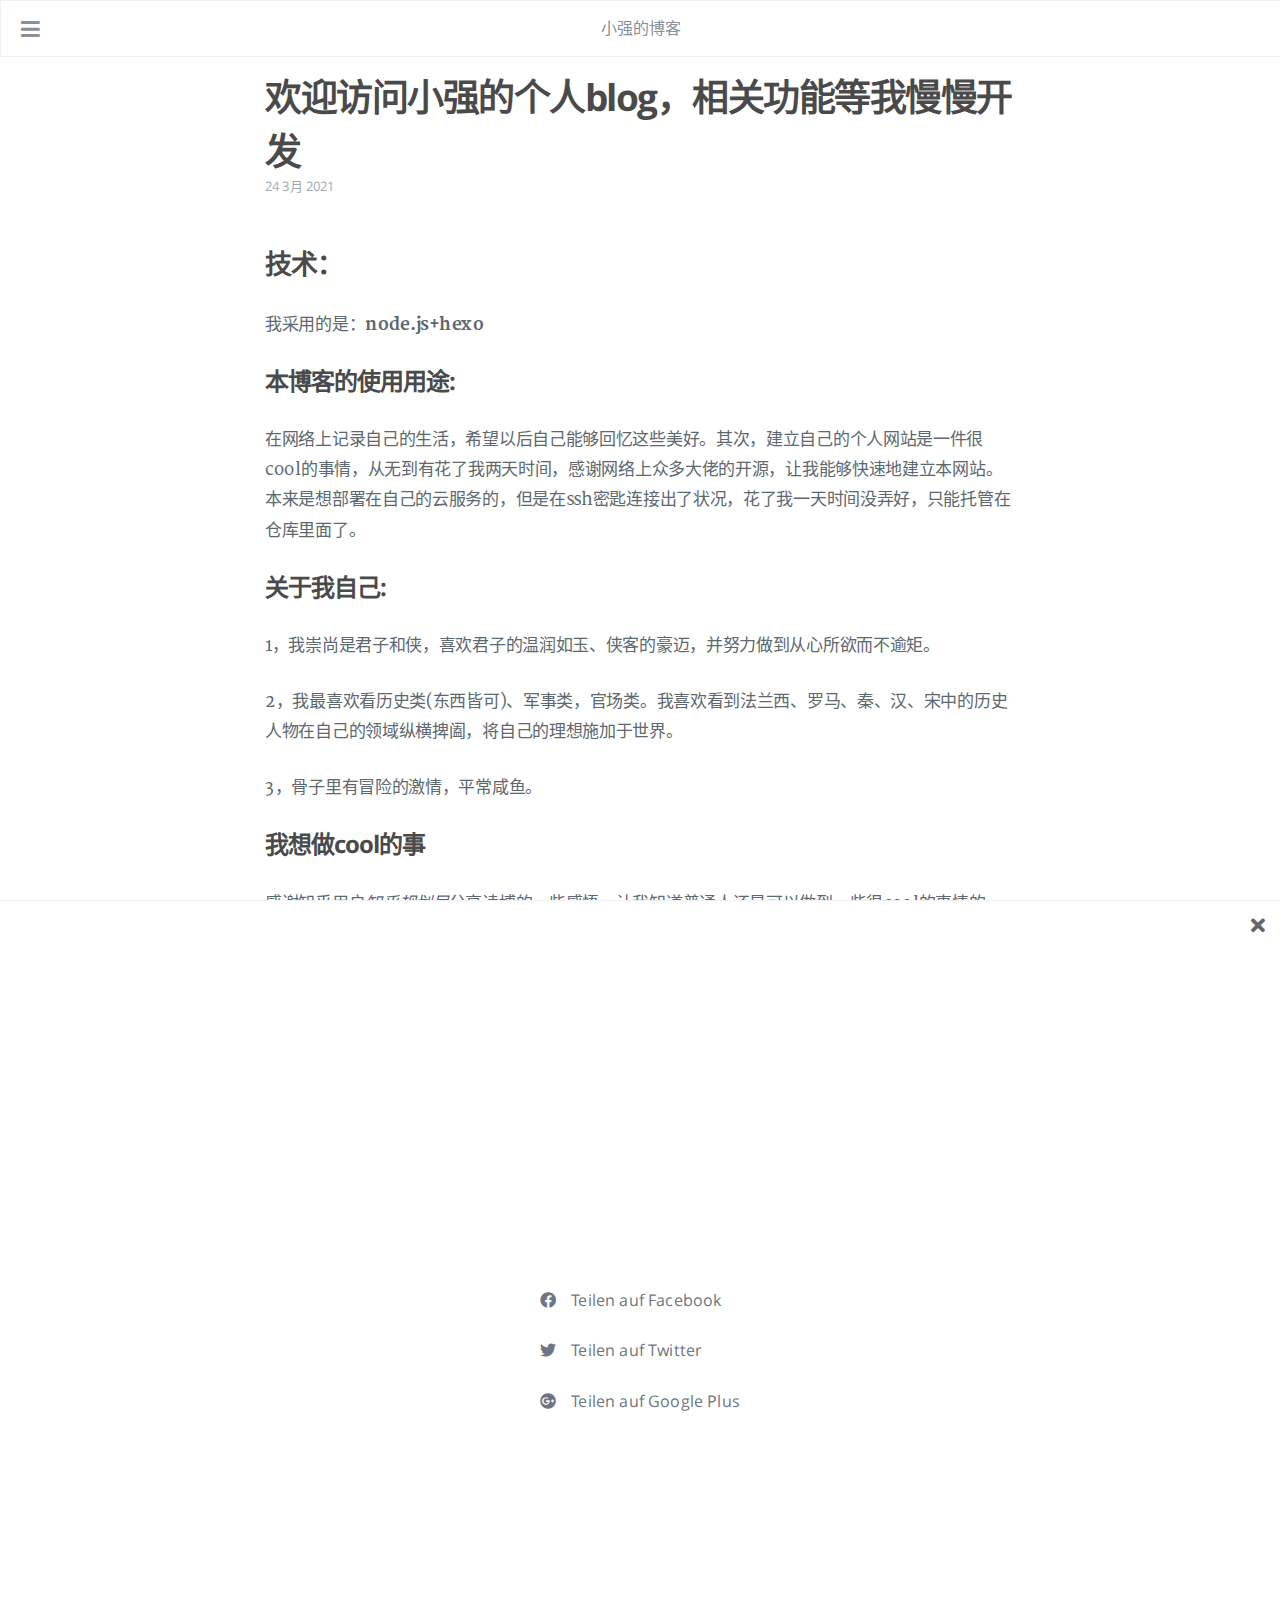
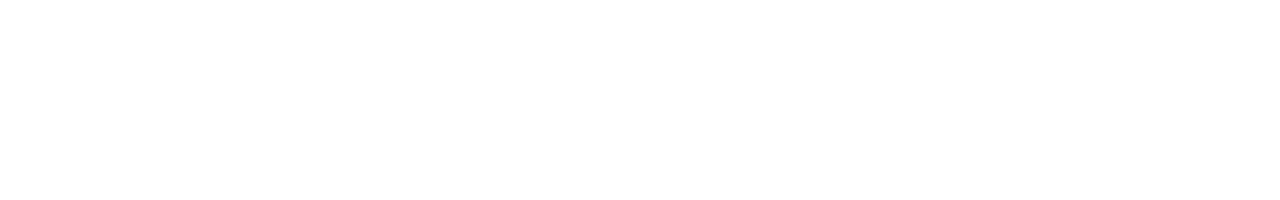
<file: 2021/03/24/hello-world/index.html>
<!DOCTYPE html>
<html lang="zh-CN">
    
<head>
    <meta charset="UTF-8">
    <meta name="viewport" content="width=device-width, initial-scale=1">
    <meta name="generator" content="小强的博客">
    <title>欢迎访问小强的个人blog，相关功能等我慢慢开发 - 小强的博客</title>
    <meta name="author" content="刘海祥">
    
    
    
    <script type="application/ld+json">{"@context":"http://schema.org","@type":"BlogPosting","author":{"@type":"Person","name":"刘海祥","sameAs":["https://github.com/","https://www.linkedin.com/profile/","mailto"]},"articleBody":"技术： 我采用的是：node.js+hexo\n本博客的使用用途:在网络上记录自己的生活，希望以后自己能够回忆这些美好。其次，建立自己的个人网站是一件很cool的事情，从无到有花了我两天时间，感谢网络上众多大佬的开源，让我能够快速地建立本网站。本来是想部署在自己的云服务的，但是在ssh密匙连接出了状况，花了我一天时间没弄好，只能托管在仓库里面了。\n关于我自己:1，我崇尚是君子和侠，喜欢君子的温润如玉、侠客的豪迈，并努力做到从心所欲而不逾矩。\n2，我最喜欢看历史类(东西皆可)、军事类，官场类。我喜欢看到法兰西、罗马、秦、汉、宋中的历史人物在自己的领域纵横捭阖，将自己的理想施加于世界。\n3，骨子里有冒险的激情，平常咸鱼。\n我想做cool的事感谢知乎用户知乎规划局分享读博的一些感悟，让我知道普通人还是可以做到一些很cool的事情的。https://mp.weixin.qq.com/s/8LW-apUq6E0WWU9RPNRGGA\n记录1:事实上，这段时间我在深夜常常感叹自己这些年浪费的大好青春。在高考结束后，我有一次突然萌发了远游的念头。我依旧记得当时的心潮澎湃，感谢老爸对我第一次外出就到云南的大力支持。第一次出省选择云南我想还是有些大胆的，自己一个人安排自己，后面是跟一个旅游团，现在想起来我在qq上发了很多照片，真是没有见过世面啊。应该来说，在高中我是常常感到自卑的，有时候可能自己就做了一些很蠢的事情伤害了一些人。\n记录2:对于大学，最初我是充满极大热情的，后面才发现跟我想象中的大学生活完全不一样，最后居然发现连个能够聊天的女生都没有。不过，我在大学还是认识了不少很nice的人，像我的高数老师和大英老师（原来女人还是可以这么漂亮和充满知性和智慧的），大一的舍友虽然都蛮傻傻的，不过在我住院的几天照顾了我好久，现在想想居然没有好好感谢他们。大二的舍友只相处了一个学期就又要分开了，大三的舍友现在就经常聊一些骚话了，日后就要各奔前程，想想还真是有点可惜。\n麻蛋，这段时间要省赛，要写论文，要备考，要上课。我想做个人。\n记录3:我常犯的error：数组越界、输入输出、循环次数的界定…\n","dateCreated":"2021-03-24T19:36:19+08:00","dateModified":"2021-03-28T18:39:52+08:00","datePublished":"2021-03-24T19:36:19+08:00","description":"","headline":"欢迎访问小强的个人blog，相关功能等我慢慢开发","image":[],"mainEntityOfPage":{"@type":"WebPage","@id":"http://example.com/2021/03/24/hello-world/"},"publisher":{"@type":"Organization","name":"刘海祥","sameAs":["https://github.com/","https://www.linkedin.com/profile/","mailto"]},"url":"http://example.com/2021/03/24/hello-world/"}</script>
    <meta name="description" content="技术： 我采用的是：node.js+hexo 本博客的使用用途:在网络上记录自己的生活，希望以后自己能够回忆这些美好。其次，建立自己的个人网站是一件很cool的事情，从无到有花了我两天时间，感谢网络上众多大佬的开源，让我能够快速地建立本网站。本来是想部署在自己的云服务的，但是在ssh密匙连接出了状况，花了我一天时间没弄好，只能托管在仓库里面了。 关于我自己:1，我崇尚是君子和侠，喜欢君子的温润如玉">
<meta property="og:type" content="blog">
<meta property="og:title" content="欢迎访问小强的个人blog，相关功能等我慢慢开发">
<meta property="og:url" content="http://example.com/2021/03/24/hello-world/index.html">
<meta property="og:site_name" content="小强的博客">
<meta property="og:description" content="技术： 我采用的是：node.js+hexo 本博客的使用用途:在网络上记录自己的生活，希望以后自己能够回忆这些美好。其次，建立自己的个人网站是一件很cool的事情，从无到有花了我两天时间，感谢网络上众多大佬的开源，让我能够快速地建立本网站。本来是想部署在自己的云服务的，但是在ssh密匙连接出了状况，花了我一天时间没弄好，只能托管在仓库里面了。 关于我自己:1，我崇尚是君子和侠，喜欢君子的温润如玉">
<meta property="og:locale" content="zh_CN">
<meta property="article:published_time" content="2021-03-24T11:36:19.184Z">
<meta property="article:modified_time" content="2021-03-28T10:39:52.263Z">
<meta property="article:author" content="刘海祥">
<meta name="twitter:card" content="summary">
    
    
        
    
    
    
    
    
    <!--STYLES-->
    
<link rel="stylesheet" href="/assets/css/style-ru8npdwnuvxi4prlyw2y4anfelsjvovgwzmuroc33haallgk9060gcthr2rc.min.css">

    <!--STYLES END-->
    

    

    
        
    
</head>

    <body>
        <div id="blog">
            <!-- Define author's picture -->


    

<header id="header" data-behavior="4">
    <i id="btn-open-sidebar" class="fa fa-lg fa-bars"></i>
    <div class="header-title">
        <a
            class="header-title-link"
            href="/"
            aria-label=""
        >
            小强的博客
        </a>
    </div>
    
        
            <a
                class="header-right-picture "
                href="#about"
                aria-label="Öffne den Link: /#about"
            >
        
        
        </a>
    
</header>

            <!-- Define author's picture -->


<nav id="sidebar" data-behavior="4">
    <div class="sidebar-container">
        
        
            <ul class="sidebar-buttons">
            
                <li class="sidebar-button">
                    
                        <a
                            class="sidebar-button-link "
                            href="/"
                            
                            rel="noopener"
                            title="Home"
                        >
                        <i class="sidebar-button-icon fa fa-home" aria-hidden="true"></i>
                        <span class="sidebar-button-desc">Home</span>
                    </a>
            </li>
            
                <li class="sidebar-button">
                    
                        <a
                            class="sidebar-button-link "
                            href="/all-categories"
                            
                            rel="noopener"
                            title="Kategorien"
                        >
                        <i class="sidebar-button-icon fa fa-bookmark" aria-hidden="true"></i>
                        <span class="sidebar-button-desc">Kategorien</span>
                    </a>
            </li>
            
                <li class="sidebar-button">
                    
                        <a
                            class="sidebar-button-link "
                            href="/all-tags"
                            
                            rel="noopener"
                            title="Tags"
                        >
                        <i class="sidebar-button-icon fa fa-tags" aria-hidden="true"></i>
                        <span class="sidebar-button-desc">Tags</span>
                    </a>
            </li>
            
                <li class="sidebar-button">
                    
                        <a
                            class="sidebar-button-link "
                            href="/all-archives"
                            
                            rel="noopener"
                            title="Archiv"
                        >
                        <i class="sidebar-button-icon fa fa-archive" aria-hidden="true"></i>
                        <span class="sidebar-button-desc">Archiv</span>
                    </a>
            </li>
            
                <li class="sidebar-button">
                    
                        <a
                            class="sidebar-button-link open-algolia-search"
                            href="#search"
                            
                            rel="noopener"
                            title="Suche"
                        >
                        <i class="sidebar-button-icon fa fa-search" aria-hidden="true"></i>
                        <span class="sidebar-button-desc">Suche</span>
                    </a>
            </li>
            
                <li class="sidebar-button">
                    
                        <a
                            class="sidebar-button-link "
                            href="#about"
                            
                            rel="noopener"
                            title="Über"
                        >
                        <i class="sidebar-button-icon fa fa-question" aria-hidden="true"></i>
                        <span class="sidebar-button-desc">Über</span>
                    </a>
            </li>
            
        </ul>
        
            <ul class="sidebar-buttons">
            
                <li class="sidebar-button">
                    
                        <a
                            class="sidebar-button-link "
                            href="https://github.com/"
                            
                                target="_blank"
                            
                            rel="noopener"
                            title="GitHub"
                        >
                        <i class="sidebar-button-icon fab fa-github" aria-hidden="true"></i>
                        <span class="sidebar-button-desc">GitHub</span>
                    </a>
            </li>
            
                <li class="sidebar-button">
                    
                        <a
                            class="sidebar-button-link "
                            href="https://www.linkedin.com/profile/"
                            
                                target="_blank"
                            
                            rel="noopener"
                            title="LinkedIn"
                        >
                        <i class="sidebar-button-icon fab fa-linkedin" aria-hidden="true"></i>
                        <span class="sidebar-button-desc">LinkedIn</span>
                    </a>
            </li>
            
                <li class="sidebar-button">
                    
                        <a
                            class="sidebar-button-link "
                            href="/mailto"
                            
                            rel="noopener"
                            title="E-Mail"
                        >
                        <i class="sidebar-button-icon fa fa-envelope" aria-hidden="true"></i>
                        <span class="sidebar-button-desc">E-Mail</span>
                    </a>
            </li>
            
        </ul>
        
            <ul class="sidebar-buttons">
            
                <li class="sidebar-button">
                    
                        <a
                            class="sidebar-button-link "
                            href="/atom.xml"
                            
                            rel="noopener"
                            title="RSS"
                        >
                        <i class="sidebar-button-icon fa fa-rss" aria-hidden="true"></i>
                        <span class="sidebar-button-desc">RSS</span>
                    </a>
            </li>
            
        </ul>
        
    </div>
</nav>

            
            <div id="main" data-behavior="4"
                 class="
                        hasCoverMetaIn
                        ">
                
<article class="post">
    
    
        <div class="post-header main-content-wrap text-left">
    
        <h1 class="post-title">
            欢迎访问小强的个人blog，相关功能等我慢慢开发
        </h1>
    
    
        <div class="post-meta">
    <time datetime="2021-03-24T19:36:19+08:00">
	
		    24 3月 2021
    	
    </time>
    
</div>

    
</div>

    
    <div class="post-content markdown">
        <div class="main-content-wrap">
            <h2 id="技术："><a href="#技术：" class="headerlink" title="技术："></a>技术：</h2><p> 我采用的是：<strong>node.js+hexo</strong></p>
<h3 id="本博客的使用用途"><a href="#本博客的使用用途" class="headerlink" title="本博客的使用用途:"></a>本博客的使用用途:</h3><p>在网络上记录自己的生活，希望以后自己能够回忆这些美好。其次，建立自己的个人网站是一件很cool的事情，从无到有花了我两天时间，感谢网络上众多大佬的开源，让我能够快速地建立本网站。本来是想部署在自己的云服务的，但是在ssh密匙连接出了状况，花了我一天时间没弄好，只能托管在仓库里面了。</p>
<h3 id="关于我自己"><a href="#关于我自己" class="headerlink" title="关于我自己:"></a>关于我自己:</h3><p>1，我崇尚是君子和侠，喜欢君子的温润如玉、侠客的豪迈，并努力做到从心所欲而不逾矩。</p>
<p>2，我最喜欢看历史类(东西皆可)、军事类，官场类。我喜欢看到法兰西、罗马、秦、汉、宋中的历史人物在自己的领域纵横捭阖，将自己的理想施加于世界。</p>
<p>3，骨子里有冒险的激情，平常咸鱼。</p>
<h3 id="我想做cool的事"><a href="#我想做cool的事" class="headerlink" title="我想做cool的事"></a>我想做cool的事</h3><p>感谢知乎用户<em>知乎规划局</em>分享读博的一些感悟，让我知道普通人还是可以做到一些很cool的事情的。<a target="_blank" rel="noopener" href="https://mp.weixin.qq.com/s/8LW-apUq6E0WWU9RPNRGGA">https://mp.weixin.qq.com/s/8LW-apUq6E0WWU9RPNRGGA</a></p>
<h4 id="记录1"><a href="#记录1" class="headerlink" title="记录1:"></a>记录1:</h4><p>事实上，这段时间我在深夜常常感叹自己这些年浪费的大好青春。在高考结束后，我有一次突然萌发了远游的念头。我依旧记得当时的心潮澎湃，感谢老爸对我第一次外出就到云南的大力支持。第一次出省选择云南我想还是有些大胆的，自己一个人安排自己，后面是跟一个旅游团，现在想起来我在qq上发了很多照片，真是没有见过世面啊。应该来说，在高中我是常常感到自卑的，有时候可能自己就做了一些很蠢的事情伤害了一些人。</p>
<h4 id="记录2"><a href="#记录2" class="headerlink" title="记录2:"></a>记录2:</h4><p>对于大学，最初我是充满极大热情的，后面才发现跟我想象中的大学生活完全不一样，最后居然发现连个能够聊天的女生都没有。不过，我在大学还是认识了不少很nice的人，像我的高数老师和大英老师（原来女人还是可以这么漂亮和充满知性和智慧的），大一的舍友虽然都蛮傻傻的，不过在我住院的几天照顾了我好久，现在想想居然没有好好感谢他们。大二的舍友只相处了一个学期就又要分开了，大三的舍友现在就经常聊一些骚话了，日后就要各奔前程，想想还真是有点可惜。</p>
<p>麻蛋，这段时间要省赛，要写论文，要备考，要上课。我想做个人。</p>
<h4 id="记录3"><a href="#记录3" class="headerlink" title="记录3:"></a>记录3:</h4><p>我常犯的error：数组越界、输入输出、循环次数的界定…</p>

            


        </div>
    </div>
    <div id="post-footer" class="post-footer main-content-wrap">
        
        
            <div class="post-actions-wrap">
    <nav>
        <ul class="post-actions post-action-nav">
            <li class="post-action">
                
                    
                <a
                    class="post-action-btn btn btn--default tooltip--top"
                    href="/2021/03/29/suanfa_1/"
                    data-tooltip="(kein Titel)"
                    aria-label="FRÜHER: (kein Titel)"
                >
                    
                        <i class="fa fa-angle-left" aria-hidden="true"></i>
                        <span class="hide-xs hide-sm text-small icon-ml">FRÜHER</span>
                    </a>
            </li>
            <li class="post-action">
                
                    <a
                        class="post-action-btn btn btn--disabled"
                        aria-hidden="true"
                    >
                        
                        <span class="hide-xs hide-sm text-small icon-mr">NÄCHSTER</span>
                        <i class="fa fa-angle-right" aria-hidden="true"></i>
                    </a>
            </li>
        </ul>
    </nav>
    <ul class="post-actions post-action-share">
        <li class="post-action hide-lg hide-md hide-sm">
            <a
                class="post-action-btn btn btn--default btn-open-shareoptions"
                href="#btn-open-shareoptions"
                aria-label="Diesen Beitrag teilen"
            >
                <i class="fa fa-share-alt" aria-hidden="true"></i>
            </a>
        </li>
        
            
            
            <li class="post-action hide-xs">
                <a
                    class="post-action-btn btn btn--default"
                    target="new" href="https://www.facebook.com/sharer/sharer.php?u=http://example.com/2021/03/24/hello-world/"
                    title="Teilen auf Facebook"
                    aria-label="Teilen auf Facebook"
                >
                    <i class="fab fa-facebook" aria-hidden="true"></i>
                </a>
            </li>
        
            
            
            <li class="post-action hide-xs">
                <a
                    class="post-action-btn btn btn--default"
                    target="new" href="https://twitter.com/intent/tweet?text=http://example.com/2021/03/24/hello-world/"
                    title="Teilen auf Twitter"
                    aria-label="Teilen auf Twitter"
                >
                    <i class="fab fa-twitter" aria-hidden="true"></i>
                </a>
            </li>
        
            
            
            <li class="post-action hide-xs">
                <a
                    class="post-action-btn btn btn--default"
                    target="new" href="https://plus.google.com/share?url=http://example.com/2021/03/24/hello-world/"
                    title="Teilen auf Google Plus"
                    aria-label="Teilen auf Google Plus"
                >
                    <i class="fab fa-google-plus" aria-hidden="true"></i>
                </a>
            </li>
        
        
            
        
        <li class="post-action">
            
                <a class="post-action-btn btn btn--default" href="#" aria-label="Nach oben">
            
                <i class="fa fa-list" aria-hidden="true"></i>
            </a>
        </li>
    </ul>
</div>


        
        
            
        
    </div>
</article>



                <footer id="footer" class="main-content-wrap">
    <span class="copyrights">
        Copyrights &copy; 2021 刘海祥. All Rights Reserved.
    </span>
</footer>

            </div>
            
                <div id="bottom-bar" class="post-bottom-bar" data-behavior="4">
                    <div class="post-actions-wrap">
    <nav>
        <ul class="post-actions post-action-nav">
            <li class="post-action">
                
                    
                <a
                    class="post-action-btn btn btn--default tooltip--top"
                    href="/2021/03/29/suanfa_1/"
                    data-tooltip="(kein Titel)"
                    aria-label="FRÜHER: (kein Titel)"
                >
                    
                        <i class="fa fa-angle-left" aria-hidden="true"></i>
                        <span class="hide-xs hide-sm text-small icon-ml">FRÜHER</span>
                    </a>
            </li>
            <li class="post-action">
                
                    <a
                        class="post-action-btn btn btn--disabled"
                        aria-hidden="true"
                    >
                        
                        <span class="hide-xs hide-sm text-small icon-mr">NÄCHSTER</span>
                        <i class="fa fa-angle-right" aria-hidden="true"></i>
                    </a>
            </li>
        </ul>
    </nav>
    <ul class="post-actions post-action-share">
        <li class="post-action hide-lg hide-md hide-sm">
            <a
                class="post-action-btn btn btn--default btn-open-shareoptions"
                href="#btn-open-shareoptions"
                aria-label="Diesen Beitrag teilen"
            >
                <i class="fa fa-share-alt" aria-hidden="true"></i>
            </a>
        </li>
        
            
            
            <li class="post-action hide-xs">
                <a
                    class="post-action-btn btn btn--default"
                    target="new" href="https://www.facebook.com/sharer/sharer.php?u=http://example.com/2021/03/24/hello-world/"
                    title="Teilen auf Facebook"
                    aria-label="Teilen auf Facebook"
                >
                    <i class="fab fa-facebook" aria-hidden="true"></i>
                </a>
            </li>
        
            
            
            <li class="post-action hide-xs">
                <a
                    class="post-action-btn btn btn--default"
                    target="new" href="https://twitter.com/intent/tweet?text=http://example.com/2021/03/24/hello-world/"
                    title="Teilen auf Twitter"
                    aria-label="Teilen auf Twitter"
                >
                    <i class="fab fa-twitter" aria-hidden="true"></i>
                </a>
            </li>
        
            
            
            <li class="post-action hide-xs">
                <a
                    class="post-action-btn btn btn--default"
                    target="new" href="https://plus.google.com/share?url=http://example.com/2021/03/24/hello-world/"
                    title="Teilen auf Google Plus"
                    aria-label="Teilen auf Google Plus"
                >
                    <i class="fab fa-google-plus" aria-hidden="true"></i>
                </a>
            </li>
        
        
            
        
        <li class="post-action">
            
                <a class="post-action-btn btn btn--default" href="#" aria-label="Nach oben">
            
                <i class="fa fa-list" aria-hidden="true"></i>
            </a>
        </li>
    </ul>
</div>


                </div>
                
    <div id="share-options-bar" class="share-options-bar" data-behavior="4">
        <i id="btn-close-shareoptions" class="fa fa-times"></i>
        <ul class="share-options">
            
                
                
                <li class="share-option">
                    <a
                        class="share-option-btn"
                        target="new"
                        href="https://www.facebook.com/sharer/sharer.php?u=http://example.com/2021/03/24/hello-world/"
                        aria-label="Teilen auf Facebook"
                    >
                        <i class="fab fa-facebook" aria-hidden="true"></i><span>Teilen auf Facebook</span>
                    </a>
                </li>
            
                
                
                <li class="share-option">
                    <a
                        class="share-option-btn"
                        target="new"
                        href="https://twitter.com/intent/tweet?text=http://example.com/2021/03/24/hello-world/"
                        aria-label="Teilen auf Twitter"
                    >
                        <i class="fab fa-twitter" aria-hidden="true"></i><span>Teilen auf Twitter</span>
                    </a>
                </li>
            
                
                
                <li class="share-option">
                    <a
                        class="share-option-btn"
                        target="new"
                        href="https://plus.google.com/share?url=http://example.com/2021/03/24/hello-world/"
                        aria-label="Teilen auf Google Plus"
                    >
                        <i class="fab fa-google-plus" aria-hidden="true"></i><span>Teilen auf Google Plus</span>
                    </a>
                </li>
            
        </ul>
    </div>


            
        </div>
        


<div id="about">
    <div id="about-card">
        <div id="about-btn-close">
            <i class="fa fa-times"></i>
        </div>
        
            <h4 id="about-card-name">刘海祥</h4>
        
            <div id="about-card-bio"><p>author.bio</p>
</div>
        
        
            <div id="about-card-job">
                <i class="fa fa-briefcase"></i>
                <br/>
                <p>author.job</p>

            </div>
        
        
    </div>
</div>

        
        
<div id="cover" style="background-image:url('/assets/images/cover.jpg');"></div>
        <!--SCRIPTS-->

<script src="/assets/js/script-6wrlb7xgqxbcpv9tzildhpkqt2pryvjrctbwdj5aztzyoinshxud0hqvs0xz.min.js"></script>

<!--SCRIPTS END-->


    




    </body>
</html>
</file>
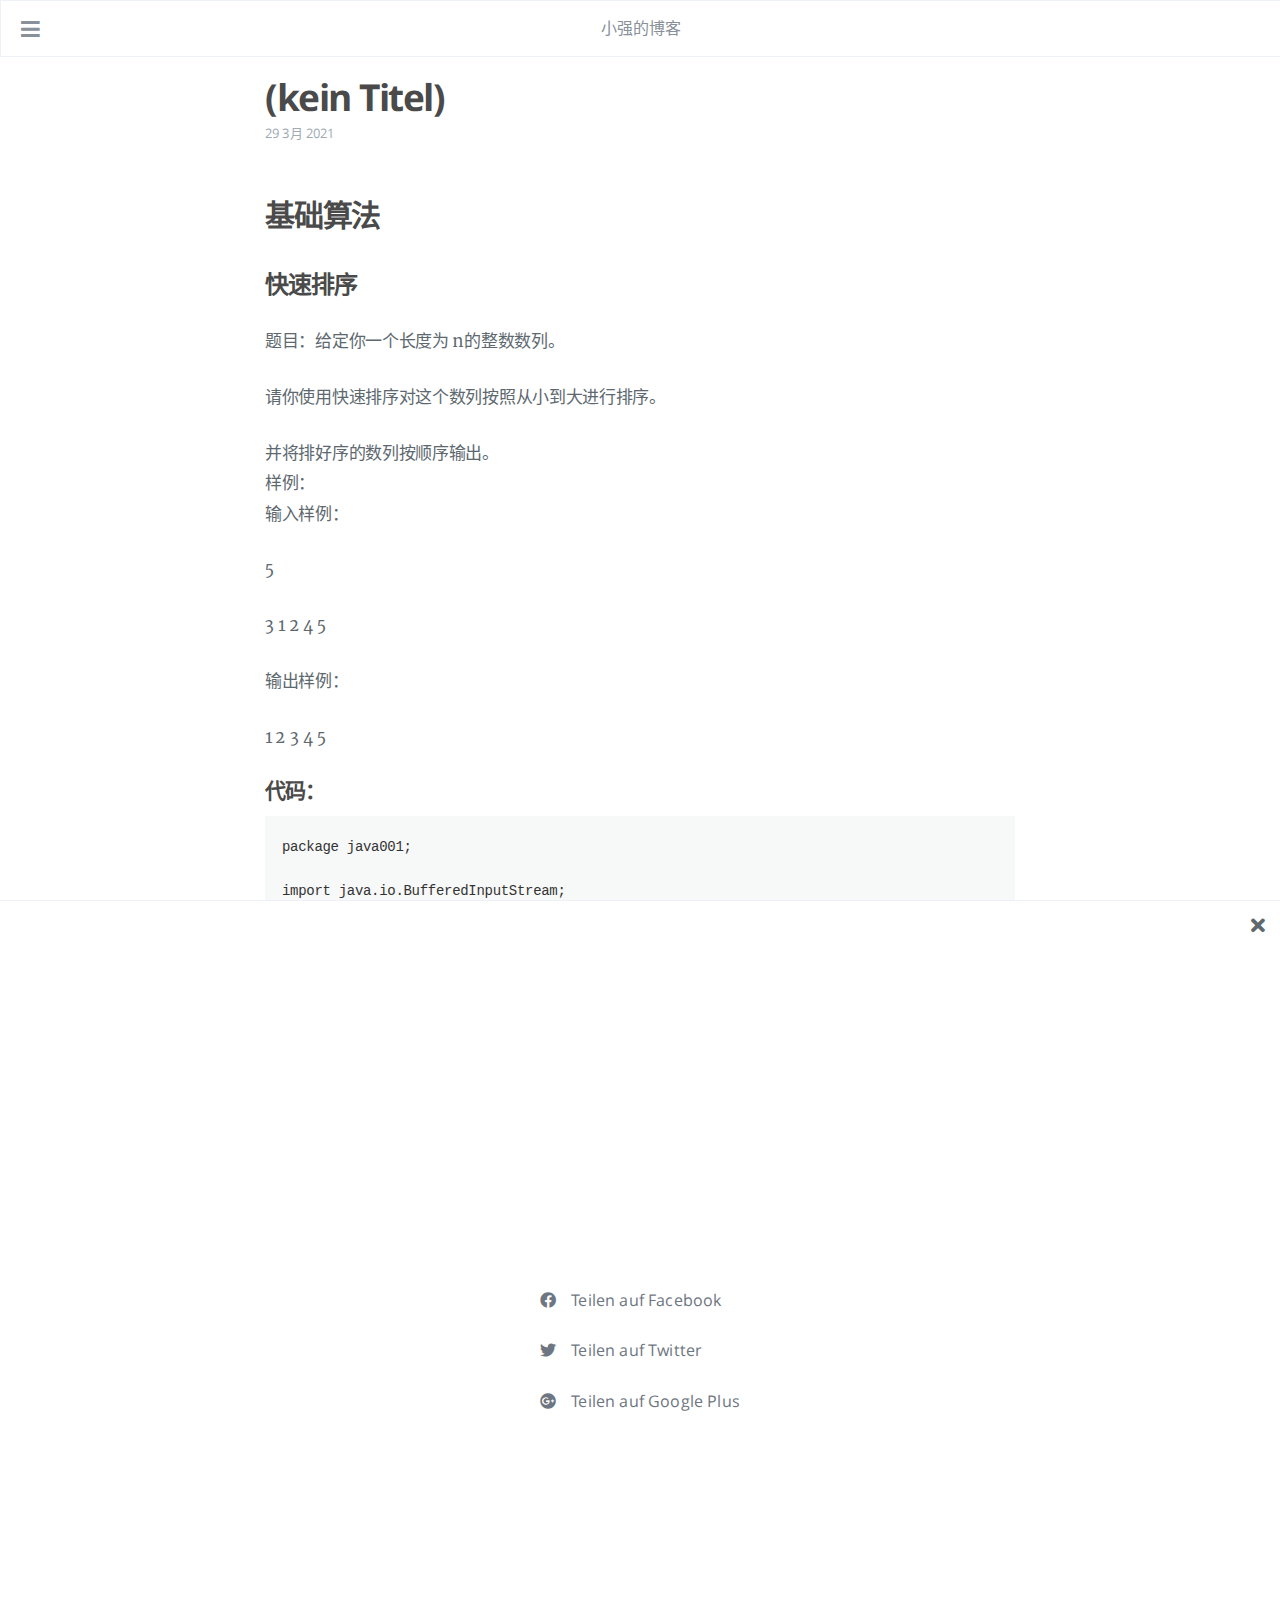
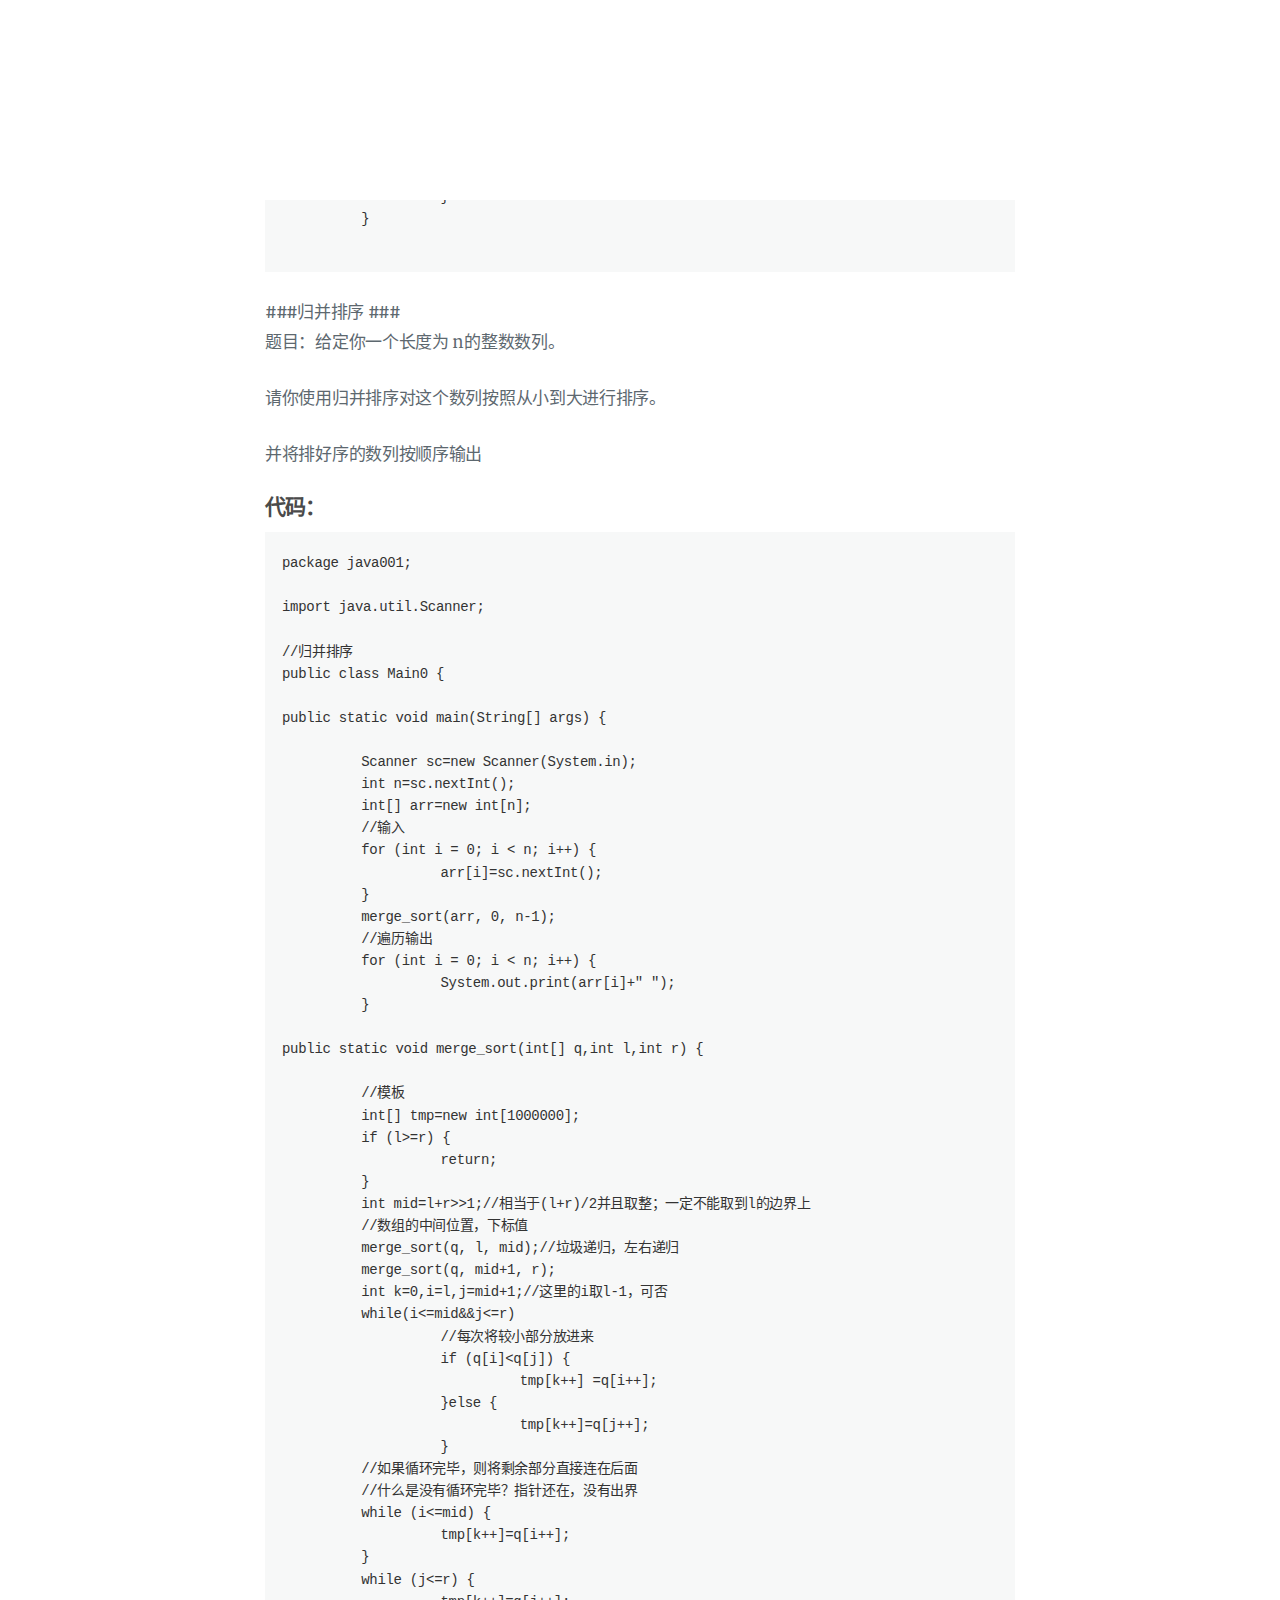
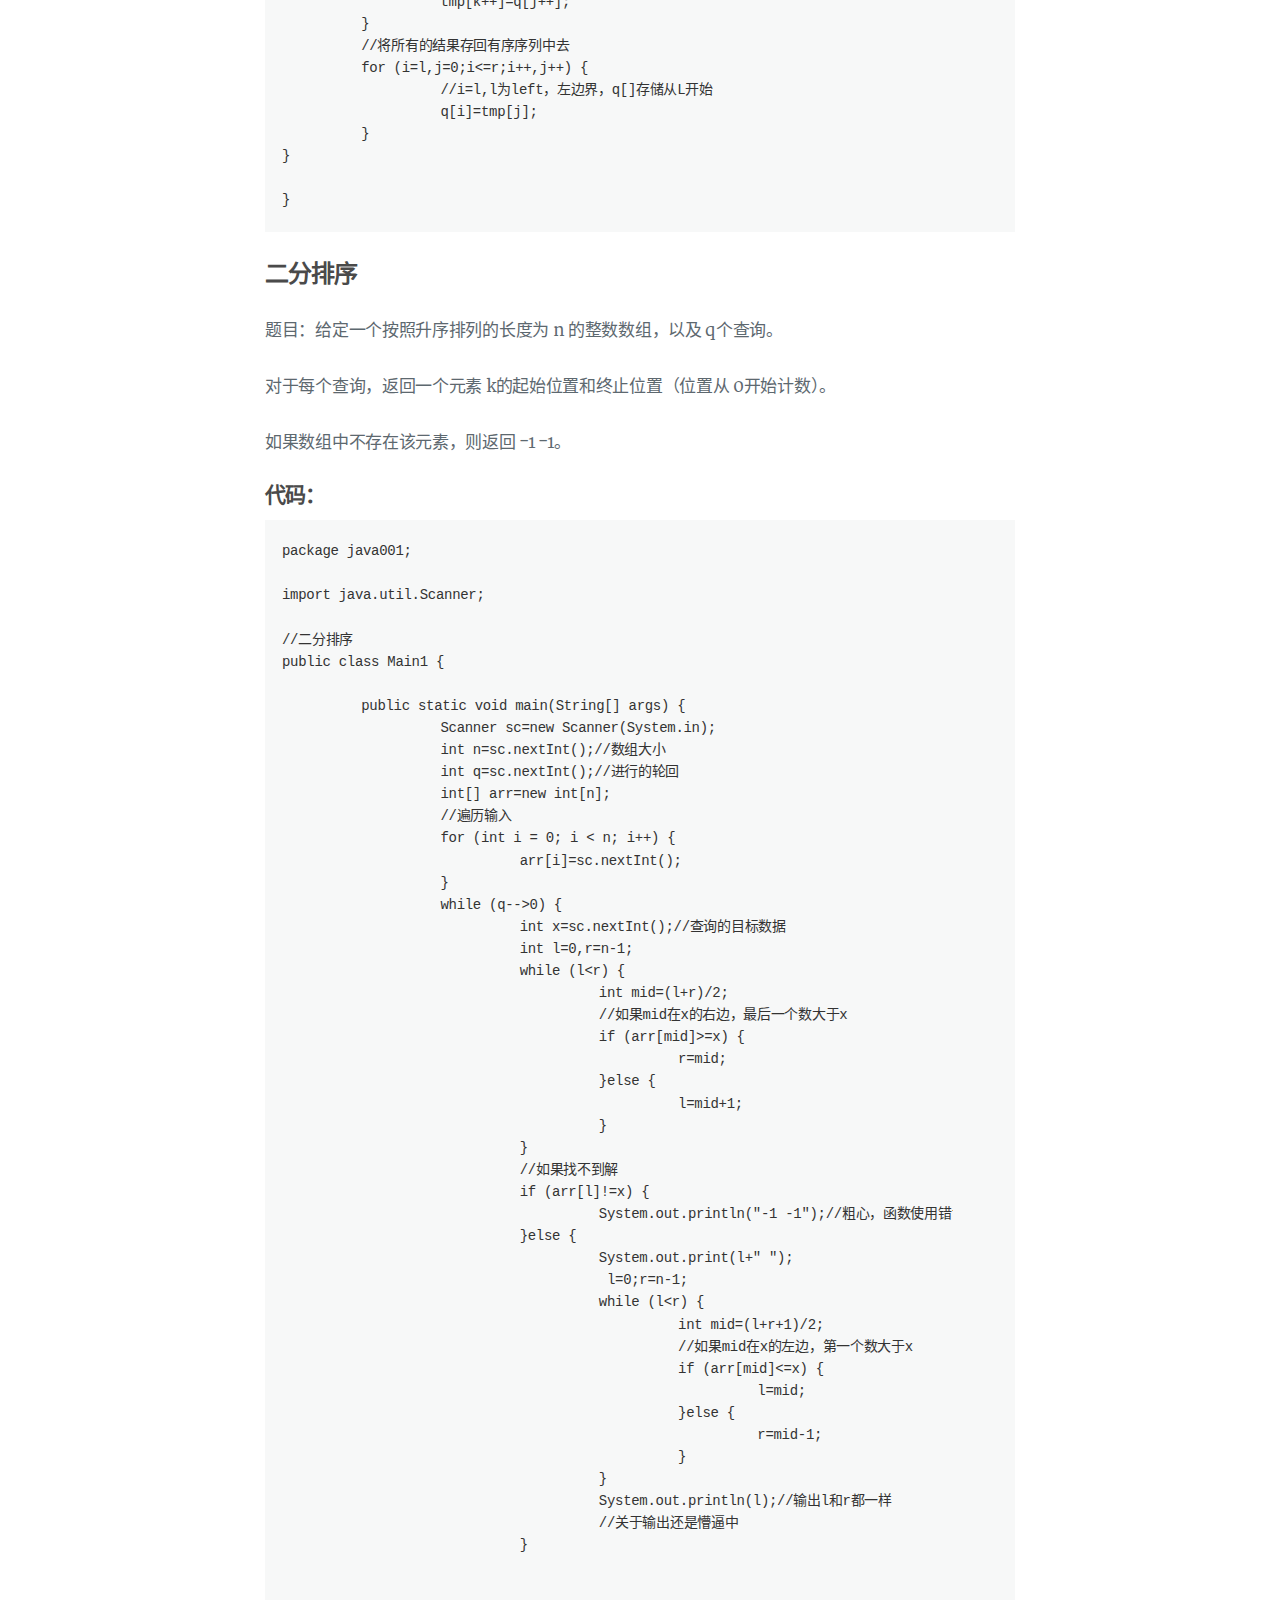
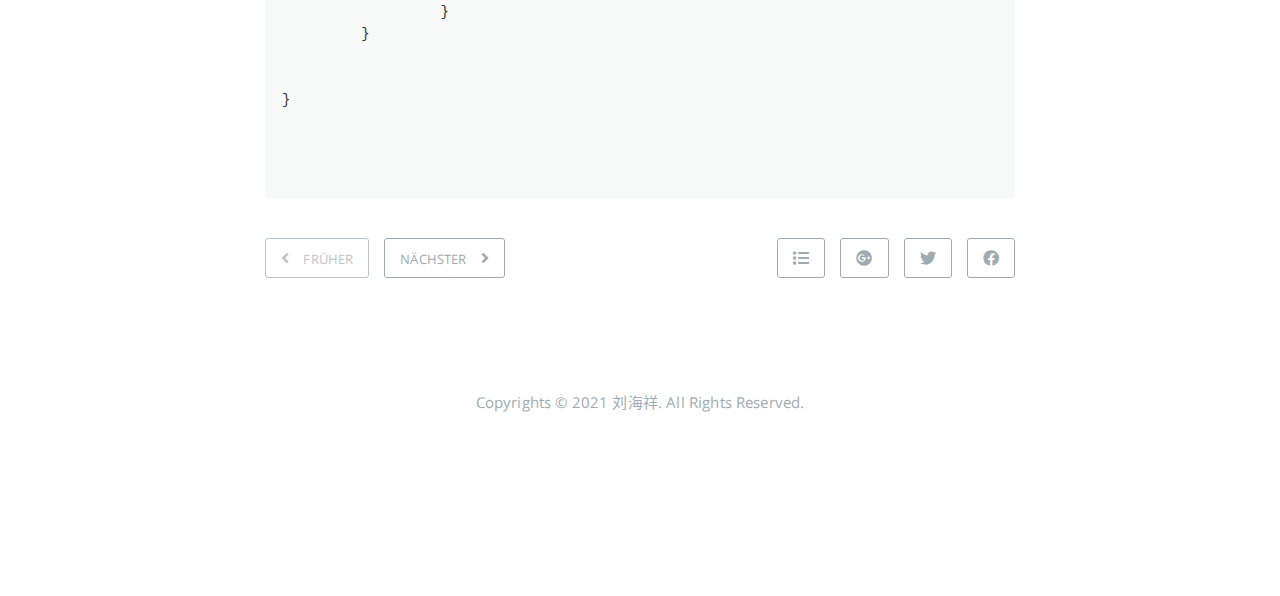
<file: 2021/03/29/suanfa_1/index.html>
<!DOCTYPE html>
<html lang="zh-CN">
    
<head>
    <meta charset="UTF-8">
    <meta name="viewport" content="width=device-width, initial-scale=1">
    <meta name="generator" content="小强的博客">
    <title> - 小强的博客</title>
    <meta name="author" content="刘海祥">
    
    
    
    <script type="application/ld+json">{"@context":"http://schema.org","@type":"BlogPosting","author":{"@type":"Person","name":"刘海祥","sameAs":["https://github.com/","https://www.linkedin.com/profile/","mailto"]},"articleBody":"基础算法快速排序题目：给定你一个长度为 n的整数数列。\n请你使用快速排序对这个数列按照从小到大进行排序。\n并将排好序的数列按顺序输出。样例：输入样例：\n5\n3 1 2 4 5\n输出样例：\n1 2 3 4 5\n代码：12345678910111213141516171819202122232425262728293031323334353637383940414243444546package java001;import java.io.BufferedInputStream;&#x2F;&#x2F;快速排序import java.util.Scanner;public class Main &#123;\tpublic static void main(String[] args) &#123;\t\tScanner sc&#x3D;new Scanner(new BufferedInputStream(System.in));\t\tint n&#x3D;sc.nextInt();&#x2F;&#x2F;输入数据\t\t&#x2F;&#x2F;创建数组来存储数据\t\tint[] arr&#x3D;new int[n];\t\t&#x2F;&#x2F;遍历\t\tfor (int i &#x3D; 0; i &lt; n; i++) &#123;\t\t\tarr[i]&#x3D;sc.nextInt();\t\t&#125;\t\tquick_sort(arr,0,n-1);&#x2F;&#x2F;数组越界问题？\t\t&#x2F;&#x2F;遍历输出\t\tfor (int i &#x3D; 0; i &lt; n; i++) &#123;\t\t\tSystem.out.print(arr[i]+&quot; &quot;);\t\t&#125;\t&#125;&#x2F;&#x2F;快排模板\t\tstatic void quick_sort(int[] q,int l,int r)\t\t&#123;\t\t\tif (l&gt;&#x3D;r) &#123;\t\t\t\treturn;\t\t\t&#125;\t\t\tint i&#x3D;l-1,j&#x3D;r+1;\t\t\tint x&#x3D;q[(l+r)&#x2F;2];&#x2F;&#x2F;随机数组里面的平均值\t\t\twhile (i&lt;j) &#123;\t\t\t\t&#x2F;&#x2F;垃圾刘海祥,一边去\t\t\t\tdo i++;while(q[i]&lt;x);&#x2F;&#x2F;while(q[++i]&lt;x)\t\t\t\tdo j--;while(q[j]&gt;x);&#x2F;&#x2F;while(q[--j]&gt;x)\t\t\t\tif (i&lt;j) &#123;\t\t\t\t\tint temp&#x3D;q[i];\t\t\t\t\tq[i]&#x3D;q[j];\t\t\t\t\tq[j]&#x3D;temp;\t\t\t\t&#125;\t\t\t&#125;\t\t\tquick_sort(q, l, j);&#x2F;&#x2F;递归处理左右两边,对称\t\t\tquick_sort(q, j+1, r);\t\t&#125;\t\t&#125;\n###归并排序 ###题目：给定你一个长度为 n的整数数列。\n请你使用归并排序对这个数列按照从小到大进行排序。\n并将排好序的数列按顺序输出\n代码：123456789101112131415161718192021222324252627282930313233343536373839404142434445464748495051525354555657package java001;import java.util.Scanner;&#x2F;&#x2F;归并排序public class Main0 &#123;public static void main(String[] args) &#123;\tScanner sc&#x3D;new Scanner(System.in);\tint n&#x3D;sc.nextInt();\tint[] arr&#x3D;new int[n];\t&#x2F;&#x2F;输入\tfor (int i &#x3D; 0; i &lt; n; i++) &#123;\t\tarr[i]&#x3D;sc.nextInt();\t&#125;\tmerge_sort(arr, 0, n-1);\t&#x2F;&#x2F;遍历输出\tfor (int i &#x3D; 0; i &lt; n; i++) &#123;\t\tSystem.out.print(arr[i]+&quot; &quot;);\t&#125;\tpublic static void merge_sort(int[] q,int l,int r) &#123;\t&#x2F;&#x2F;模板\tint[] tmp&#x3D;new int[1000000];\tif (l&gt;&#x3D;r) &#123;\t\treturn;\t&#125;\tint mid&#x3D;l+r&gt;&gt;1;&#x2F;&#x2F;相当于(l+r)&#x2F;2并且取整；一定不能取到l的边界上\t&#x2F;&#x2F;数组的中间位置，下标值\tmerge_sort(q, l, mid);&#x2F;&#x2F;垃圾递归，左右递归\tmerge_sort(q, mid+1, r);              \tint k&#x3D;0,i&#x3D;l,j&#x3D;mid+1;&#x2F;&#x2F;这里的i取l-1，可否\twhile(i&lt;&#x3D;mid&amp;&amp;j&lt;&#x3D;r)\t\t&#x2F;&#x2F;每次将较小部分放进来\t\tif (q[i]&lt;q[j]) &#123;\t\t\ttmp[k++] &#x3D;q[i++];\t\t&#125;else &#123;\t\t\ttmp[k++]&#x3D;q[j++];\t\t&#125;\t&#x2F;&#x2F;如果循环完毕，则将剩余部分直接连在后面\t&#x2F;&#x2F;什么是没有循环完毕？指针还在，没有出界\twhile (i&lt;&#x3D;mid) &#123;\t\ttmp[k++]&#x3D;q[i++];\t&#125;\twhile (j&lt;&#x3D;r) &#123;\t\ttmp[k++]&#x3D;q[j++];\t&#125;\t&#x2F;&#x2F;将所有的结果存回有序序列中去\tfor (i&#x3D;l,j&#x3D;0;i&lt;&#x3D;r;i++,j++) &#123;\t\t&#x2F;&#x2F;i&#x3D;l,l为left，左边界，q[]存储从L开始\t\tq[i]&#x3D;tmp[j];\t&#125;\t&#125;\t&#125;\n二分排序题目：给定一个按照升序排列的长度为 n 的整数数组，以及 q个查询。\n对于每个查询，返回一个元素 k的起始位置和终止位置（位置从 0开始计数）。\n如果数组中不存在该元素，则返回 -1 -1。\n代码：1234567891011121314151617181920212223242526272829303132333435363738394041424344454647484950515253545556package java001;import java.util.Scanner;&#x2F;&#x2F;二分排序public class Main1 &#123;\tpublic static void main(String[] args) &#123;\t\tScanner sc&#x3D;new Scanner(System.in);\t\tint n&#x3D;sc.nextInt();&#x2F;&#x2F;数组大小\t\tint q&#x3D;sc.nextInt();&#x2F;&#x2F;进行的轮回\t\tint[] arr&#x3D;new int[n];\t\t&#x2F;&#x2F;遍历输入\t\tfor (int i &#x3D; 0; i &lt; n; i++) &#123;\t\t\tarr[i]&#x3D;sc.nextInt();\t\t&#125;\t\twhile (q--&gt;0) &#123;\t\t\tint x&#x3D;sc.nextInt();&#x2F;&#x2F;查询的目标数据\t\t\tint l&#x3D;0,r&#x3D;n-1;\t\t\twhile (l&lt;r) &#123;\t\t\t\tint mid&#x3D;(l+r)&#x2F;2;\t\t\t\t&#x2F;&#x2F;如果mid在x的右边，最后一个数大于x\t\t\t\tif (arr[mid]&gt;&#x3D;x) &#123;\t\t\t\t\tr&#x3D;mid;\t\t\t\t&#125;else &#123;\t\t\t\t\tl&#x3D;mid+1;\t\t\t\t&#125;\t\t\t&#125;\t\t\t&#x2F;&#x2F;如果找不到解\t\t\tif (arr[l]!&#x3D;x) &#123;\t\t\t\tSystem.out.println(&quot;-1 -1&quot;);&#x2F;&#x2F;粗心，函数使用错误\t\t\t&#125;else &#123;\t\t\t\tSystem.out.print(l+&quot; &quot;);\t\t\t\t l&#x3D;0;r&#x3D;n-1;\t\t\t\twhile (l&lt;r) &#123;\t\t\t\t\tint mid&#x3D;(l+r+1)&#x2F;2;\t\t\t\t\t&#x2F;&#x2F;如果mid在x的左边，第一个数大于x\t\t\t\t\tif (arr[mid]&lt;&#x3D;x) &#123;\t\t\t\t\t\tl&#x3D;mid;\t\t\t\t\t&#125;else &#123;\t\t\t\t\t\tr&#x3D;mid-1;\t\t\t\t\t&#125;\t\t\t\t&#125;\t\t\t\tSystem.out.println(l);&#x2F;&#x2F;输出l和r都一样\t\t\t\t&#x2F;&#x2F;关于输出还是懵逼中\t\t\t&#125;\t\t\t\t\t\t\t\t&#125;\t&#125;\t\t\t\t&#125;\t","dateCreated":"2021-03-29T23:36:45+08:00","dateModified":"2021-03-29T23:57:42+08:00","datePublished":"2021-03-29T23:36:45+08:00","description":"","headline":"","image":[],"mainEntityOfPage":{"@type":"WebPage","@id":"http://example.com/2021/03/29/suanfa_1/"},"publisher":{"@type":"Organization","name":"刘海祥","sameAs":["https://github.com/","https://www.linkedin.com/profile/","mailto"]},"url":"http://example.com/2021/03/29/suanfa_1/"}</script>
    <meta name="description" content="基础算法快速排序题目：给定你一个长度为 n的整数数列。 请你使用快速排序对这个数列按照从小到大进行排序。 并将排好序的数列按顺序输出。样例：输入样例： 5 3 1 2 4 5 输出样例： 1 2 3 4 5 代码：12345678910111213141516171819202122232425262728293031323334353637383940414243444546package ja">
<meta property="og:type" content="blog">
<meta property="og:title" content="小强的博客">
<meta property="og:url" content="http://example.com/2021/03/29/suanfa_1/index.html">
<meta property="og:site_name" content="小强的博客">
<meta property="og:description" content="基础算法快速排序题目：给定你一个长度为 n的整数数列。 请你使用快速排序对这个数列按照从小到大进行排序。 并将排好序的数列按顺序输出。样例：输入样例： 5 3 1 2 4 5 输出样例： 1 2 3 4 5 代码：12345678910111213141516171819202122232425262728293031323334353637383940414243444546package ja">
<meta property="og:locale" content="zh_CN">
<meta property="article:published_time" content="2021-03-29T15:36:45.031Z">
<meta property="article:modified_time" content="2021-03-29T15:57:42.737Z">
<meta property="article:author" content="刘海祥">
<meta name="twitter:card" content="summary">
    
    
        
    
    
    
    
    
    <!--STYLES-->
    
<link rel="stylesheet" href="/assets/css/style-ru8npdwnuvxi4prlyw2y4anfelsjvovgwzmuroc33haallgk9060gcthr2rc.min.css">

    <!--STYLES END-->
    

    

    
        
    
</head>

    <body>
        <div id="blog">
            <!-- Define author's picture -->


    

<header id="header" data-behavior="4">
    <i id="btn-open-sidebar" class="fa fa-lg fa-bars"></i>
    <div class="header-title">
        <a
            class="header-title-link"
            href="/"
            aria-label=""
        >
            小强的博客
        </a>
    </div>
    
        
            <a
                class="header-right-picture "
                href="#about"
                aria-label="Öffne den Link: /#about"
            >
        
        
        </a>
    
</header>

            <!-- Define author's picture -->


<nav id="sidebar" data-behavior="4">
    <div class="sidebar-container">
        
        
            <ul class="sidebar-buttons">
            
                <li class="sidebar-button">
                    
                        <a
                            class="sidebar-button-link "
                            href="/"
                            
                            rel="noopener"
                            title="Home"
                        >
                        <i class="sidebar-button-icon fa fa-home" aria-hidden="true"></i>
                        <span class="sidebar-button-desc">Home</span>
                    </a>
            </li>
            
                <li class="sidebar-button">
                    
                        <a
                            class="sidebar-button-link "
                            href="/all-categories"
                            
                            rel="noopener"
                            title="Kategorien"
                        >
                        <i class="sidebar-button-icon fa fa-bookmark" aria-hidden="true"></i>
                        <span class="sidebar-button-desc">Kategorien</span>
                    </a>
            </li>
            
                <li class="sidebar-button">
                    
                        <a
                            class="sidebar-button-link "
                            href="/all-tags"
                            
                            rel="noopener"
                            title="Tags"
                        >
                        <i class="sidebar-button-icon fa fa-tags" aria-hidden="true"></i>
                        <span class="sidebar-button-desc">Tags</span>
                    </a>
            </li>
            
                <li class="sidebar-button">
                    
                        <a
                            class="sidebar-button-link "
                            href="/all-archives"
                            
                            rel="noopener"
                            title="Archiv"
                        >
                        <i class="sidebar-button-icon fa fa-archive" aria-hidden="true"></i>
                        <span class="sidebar-button-desc">Archiv</span>
                    </a>
            </li>
            
                <li class="sidebar-button">
                    
                        <a
                            class="sidebar-button-link open-algolia-search"
                            href="#search"
                            
                            rel="noopener"
                            title="Suche"
                        >
                        <i class="sidebar-button-icon fa fa-search" aria-hidden="true"></i>
                        <span class="sidebar-button-desc">Suche</span>
                    </a>
            </li>
            
                <li class="sidebar-button">
                    
                        <a
                            class="sidebar-button-link "
                            href="#about"
                            
                            rel="noopener"
                            title="Über"
                        >
                        <i class="sidebar-button-icon fa fa-question" aria-hidden="true"></i>
                        <span class="sidebar-button-desc">Über</span>
                    </a>
            </li>
            
        </ul>
        
            <ul class="sidebar-buttons">
            
                <li class="sidebar-button">
                    
                        <a
                            class="sidebar-button-link "
                            href="https://github.com/"
                            
                                target="_blank"
                            
                            rel="noopener"
                            title="GitHub"
                        >
                        <i class="sidebar-button-icon fab fa-github" aria-hidden="true"></i>
                        <span class="sidebar-button-desc">GitHub</span>
                    </a>
            </li>
            
                <li class="sidebar-button">
                    
                        <a
                            class="sidebar-button-link "
                            href="https://www.linkedin.com/profile/"
                            
                                target="_blank"
                            
                            rel="noopener"
                            title="LinkedIn"
                        >
                        <i class="sidebar-button-icon fab fa-linkedin" aria-hidden="true"></i>
                        <span class="sidebar-button-desc">LinkedIn</span>
                    </a>
            </li>
            
                <li class="sidebar-button">
                    
                        <a
                            class="sidebar-button-link "
                            href="/mailto"
                            
                            rel="noopener"
                            title="E-Mail"
                        >
                        <i class="sidebar-button-icon fa fa-envelope" aria-hidden="true"></i>
                        <span class="sidebar-button-desc">E-Mail</span>
                    </a>
            </li>
            
        </ul>
        
            <ul class="sidebar-buttons">
            
                <li class="sidebar-button">
                    
                        <a
                            class="sidebar-button-link "
                            href="/atom.xml"
                            
                            rel="noopener"
                            title="RSS"
                        >
                        <i class="sidebar-button-icon fa fa-rss" aria-hidden="true"></i>
                        <span class="sidebar-button-desc">RSS</span>
                    </a>
            </li>
            
        </ul>
        
    </div>
</nav>

            
            <div id="main" data-behavior="4"
                 class="
                        hasCoverMetaIn
                        ">
                
<article class="post">
    
    
        <div class="post-header main-content-wrap text-left">
    
        <h1 class="post-title">
            (kein Titel)
        </h1>
    
    
        <div class="post-meta">
    <time datetime="2021-03-29T23:36:45+08:00">
	
		    29 3月 2021
    	
    </time>
    
</div>

    
</div>

    
    <div class="post-content markdown">
        <div class="main-content-wrap">
            <h1 id="基础算法"><a href="#基础算法" class="headerlink" title="基础算法"></a>基础算法</h1><h3 id="快速排序"><a href="#快速排序" class="headerlink" title="快速排序"></a>快速排序</h3><p>题目：给定你一个长度为 n的整数数列。</p>
<p>请你使用快速排序对这个数列按照从小到大进行排序。</p>
<p>并将排好序的数列按顺序输出。<br>样例：<br>输入样例：</p>
<p>5</p>
<p>3 1 2 4 5</p>
<p>输出样例：</p>
<p>1 2 3 4 5</p>
<h4 id="代码："><a href="#代码：" class="headerlink" title="代码："></a>代码：</h4><figure class="highlight plain"><table><tr><td class="gutter"><pre><span class="line">1</span><br><span class="line">2</span><br><span class="line">3</span><br><span class="line">4</span><br><span class="line">5</span><br><span class="line">6</span><br><span class="line">7</span><br><span class="line">8</span><br><span class="line">9</span><br><span class="line">10</span><br><span class="line">11</span><br><span class="line">12</span><br><span class="line">13</span><br><span class="line">14</span><br><span class="line">15</span><br><span class="line">16</span><br><span class="line">17</span><br><span class="line">18</span><br><span class="line">19</span><br><span class="line">20</span><br><span class="line">21</span><br><span class="line">22</span><br><span class="line">23</span><br><span class="line">24</span><br><span class="line">25</span><br><span class="line">26</span><br><span class="line">27</span><br><span class="line">28</span><br><span class="line">29</span><br><span class="line">30</span><br><span class="line">31</span><br><span class="line">32</span><br><span class="line">33</span><br><span class="line">34</span><br><span class="line">35</span><br><span class="line">36</span><br><span class="line">37</span><br><span class="line">38</span><br><span class="line">39</span><br><span class="line">40</span><br><span class="line">41</span><br><span class="line">42</span><br><span class="line">43</span><br><span class="line">44</span><br><span class="line">45</span><br><span class="line">46</span><br></pre></td><td class="code"><pre><span class="line">package java001;</span><br><span class="line"></span><br><span class="line">import java.io.BufferedInputStream;</span><br><span class="line">&#x2F;&#x2F;快速排序</span><br><span class="line"></span><br><span class="line">import java.util.Scanner;</span><br><span class="line"></span><br><span class="line">public class Main &#123;</span><br><span class="line"></span><br><span class="line">	public static void main(String[] args) &#123;</span><br><span class="line">		Scanner sc&#x3D;new Scanner(new BufferedInputStream(System.in));</span><br><span class="line">		int n&#x3D;sc.nextInt();&#x2F;&#x2F;输入数据</span><br><span class="line">		&#x2F;&#x2F;创建数组来存储数据</span><br><span class="line">		int[] arr&#x3D;new int[n];</span><br><span class="line">		&#x2F;&#x2F;遍历</span><br><span class="line">		for (int i &#x3D; 0; i &lt; n; i++) &#123;</span><br><span class="line">			arr[i]&#x3D;sc.nextInt();</span><br><span class="line">		&#125;</span><br><span class="line">		quick_sort(arr,0,n-1);&#x2F;&#x2F;数组越界问题？</span><br><span class="line">		&#x2F;&#x2F;遍历输出</span><br><span class="line">		for (int i &#x3D; 0; i &lt; n; i++) &#123;</span><br><span class="line">			System.out.print(arr[i]+&quot; &quot;);</span><br><span class="line">		&#125;</span><br><span class="line">	&#125;&#x2F;&#x2F;快排模板</span><br><span class="line">		static void quick_sort(int[] q,int l,int r)</span><br><span class="line">		&#123;</span><br><span class="line">			if (l&gt;&#x3D;r) &#123;</span><br><span class="line">				return;</span><br><span class="line">			&#125;</span><br><span class="line">			int i&#x3D;l-1,j&#x3D;r+1;</span><br><span class="line">			int x&#x3D;q[(l+r)&#x2F;2];&#x2F;&#x2F;随机数组里面的平均值</span><br><span class="line">			while (i&lt;j) &#123;</span><br><span class="line">				&#x2F;&#x2F;垃圾刘海祥,一边去</span><br><span class="line">				do i++;while(q[i]&lt;x);&#x2F;&#x2F;while(q[++i]&lt;x)</span><br><span class="line">				do j--;while(q[j]&gt;x);&#x2F;&#x2F;while(q[--j]&gt;x)</span><br><span class="line">				if (i&lt;j) &#123;</span><br><span class="line">					int temp&#x3D;q[i];</span><br><span class="line">					q[i]&#x3D;q[j];</span><br><span class="line">					q[j]&#x3D;temp;</span><br><span class="line">				&#125;</span><br><span class="line">			&#125;</span><br><span class="line">			quick_sort(q, l, j);&#x2F;&#x2F;递归处理左右两边,对称</span><br><span class="line">			quick_sort(q, j+1, r);</span><br><span class="line">		&#125;	</span><br><span class="line">	&#125;</span><br><span class="line"></span><br></pre></td></tr></table></figure>
<p>###归并排序 ###<br>题目：给定你一个长度为 n的整数数列。</p>
<p>请你使用归并排序对这个数列按照从小到大进行排序。</p>
<p>并将排好序的数列按顺序输出</p>
<h4 id="代码：-1"><a href="#代码：-1" class="headerlink" title="代码："></a>代码：</h4><figure class="highlight plain"><table><tr><td class="gutter"><pre><span class="line">1</span><br><span class="line">2</span><br><span class="line">3</span><br><span class="line">4</span><br><span class="line">5</span><br><span class="line">6</span><br><span class="line">7</span><br><span class="line">8</span><br><span class="line">9</span><br><span class="line">10</span><br><span class="line">11</span><br><span class="line">12</span><br><span class="line">13</span><br><span class="line">14</span><br><span class="line">15</span><br><span class="line">16</span><br><span class="line">17</span><br><span class="line">18</span><br><span class="line">19</span><br><span class="line">20</span><br><span class="line">21</span><br><span class="line">22</span><br><span class="line">23</span><br><span class="line">24</span><br><span class="line">25</span><br><span class="line">26</span><br><span class="line">27</span><br><span class="line">28</span><br><span class="line">29</span><br><span class="line">30</span><br><span class="line">31</span><br><span class="line">32</span><br><span class="line">33</span><br><span class="line">34</span><br><span class="line">35</span><br><span class="line">36</span><br><span class="line">37</span><br><span class="line">38</span><br><span class="line">39</span><br><span class="line">40</span><br><span class="line">41</span><br><span class="line">42</span><br><span class="line">43</span><br><span class="line">44</span><br><span class="line">45</span><br><span class="line">46</span><br><span class="line">47</span><br><span class="line">48</span><br><span class="line">49</span><br><span class="line">50</span><br><span class="line">51</span><br><span class="line">52</span><br><span class="line">53</span><br><span class="line">54</span><br><span class="line">55</span><br><span class="line">56</span><br><span class="line">57</span><br></pre></td><td class="code"><pre><span class="line">package java001;</span><br><span class="line"></span><br><span class="line">import java.util.Scanner;</span><br><span class="line"></span><br><span class="line">&#x2F;&#x2F;归并排序</span><br><span class="line">public class Main0 &#123;</span><br><span class="line"></span><br><span class="line">public static void main(String[] args) &#123;</span><br><span class="line"></span><br><span class="line">	Scanner sc&#x3D;new Scanner(System.in);</span><br><span class="line">	int n&#x3D;sc.nextInt();</span><br><span class="line">	int[] arr&#x3D;new int[n];</span><br><span class="line">	&#x2F;&#x2F;输入</span><br><span class="line">	for (int i &#x3D; 0; i &lt; n; i++) &#123;</span><br><span class="line">		arr[i]&#x3D;sc.nextInt();</span><br><span class="line">	&#125;</span><br><span class="line">	merge_sort(arr, 0, n-1);</span><br><span class="line">	&#x2F;&#x2F;遍历输出</span><br><span class="line">	for (int i &#x3D; 0; i &lt; n; i++) &#123;</span><br><span class="line">		System.out.print(arr[i]+&quot; &quot;);</span><br><span class="line">	&#125;</span><br><span class="line">	</span><br><span class="line">public static void merge_sort(int[] q,int l,int r) &#123;</span><br><span class="line"></span><br><span class="line">	&#x2F;&#x2F;模板</span><br><span class="line">	int[] tmp&#x3D;new int[1000000];</span><br><span class="line">	if (l&gt;&#x3D;r) &#123;</span><br><span class="line">		return;</span><br><span class="line">	&#125;</span><br><span class="line">	int mid&#x3D;l+r&gt;&gt;1;&#x2F;&#x2F;相当于(l+r)&#x2F;2并且取整；一定不能取到l的边界上</span><br><span class="line">	&#x2F;&#x2F;数组的中间位置，下标值</span><br><span class="line">	merge_sort(q, l, mid);&#x2F;&#x2F;垃圾递归，左右递归</span><br><span class="line">	merge_sort(q, mid+1, r);              </span><br><span class="line">	int k&#x3D;0,i&#x3D;l,j&#x3D;mid+1;&#x2F;&#x2F;这里的i取l-1，可否</span><br><span class="line">	while(i&lt;&#x3D;mid&amp;&amp;j&lt;&#x3D;r)</span><br><span class="line">		&#x2F;&#x2F;每次将较小部分放进来</span><br><span class="line">		if (q[i]&lt;q[j]) &#123;</span><br><span class="line">			tmp[k++] &#x3D;q[i++];</span><br><span class="line">		&#125;else &#123;</span><br><span class="line">			tmp[k++]&#x3D;q[j++];</span><br><span class="line">		&#125;</span><br><span class="line">	&#x2F;&#x2F;如果循环完毕，则将剩余部分直接连在后面</span><br><span class="line">	&#x2F;&#x2F;什么是没有循环完毕？指针还在，没有出界</span><br><span class="line">	while (i&lt;&#x3D;mid) &#123;</span><br><span class="line">		tmp[k++]&#x3D;q[i++];</span><br><span class="line">	&#125;</span><br><span class="line">	while (j&lt;&#x3D;r) &#123;</span><br><span class="line">		tmp[k++]&#x3D;q[j++];</span><br><span class="line">	&#125;</span><br><span class="line">	&#x2F;&#x2F;将所有的结果存回有序序列中去</span><br><span class="line">	for (i&#x3D;l,j&#x3D;0;i&lt;&#x3D;r;i++,j++) &#123;</span><br><span class="line">		&#x2F;&#x2F;i&#x3D;l,l为left，左边界，q[]存储从L开始</span><br><span class="line">		q[i]&#x3D;tmp[j];</span><br><span class="line">	&#125;	</span><br><span class="line">&#125;</span><br><span class="line">	</span><br><span class="line">&#125;</span><br></pre></td></tr></table></figure>
<h3 id="二分排序"><a href="#二分排序" class="headerlink" title="二分排序"></a>二分排序</h3><p>题目：给定一个按照升序排列的长度为 n 的整数数组，以及 q个查询。</p>
<p>对于每个查询，返回一个元素 k的起始位置和终止位置（位置从 0开始计数）。</p>
<p>如果数组中不存在该元素，则返回 -1 -1。</p>
<h4 id="代码：-2"><a href="#代码：-2" class="headerlink" title="代码："></a>代码：</h4><figure class="highlight plain"><table><tr><td class="gutter"><pre><span class="line">1</span><br><span class="line">2</span><br><span class="line">3</span><br><span class="line">4</span><br><span class="line">5</span><br><span class="line">6</span><br><span class="line">7</span><br><span class="line">8</span><br><span class="line">9</span><br><span class="line">10</span><br><span class="line">11</span><br><span class="line">12</span><br><span class="line">13</span><br><span class="line">14</span><br><span class="line">15</span><br><span class="line">16</span><br><span class="line">17</span><br><span class="line">18</span><br><span class="line">19</span><br><span class="line">20</span><br><span class="line">21</span><br><span class="line">22</span><br><span class="line">23</span><br><span class="line">24</span><br><span class="line">25</span><br><span class="line">26</span><br><span class="line">27</span><br><span class="line">28</span><br><span class="line">29</span><br><span class="line">30</span><br><span class="line">31</span><br><span class="line">32</span><br><span class="line">33</span><br><span class="line">34</span><br><span class="line">35</span><br><span class="line">36</span><br><span class="line">37</span><br><span class="line">38</span><br><span class="line">39</span><br><span class="line">40</span><br><span class="line">41</span><br><span class="line">42</span><br><span class="line">43</span><br><span class="line">44</span><br><span class="line">45</span><br><span class="line">46</span><br><span class="line">47</span><br><span class="line">48</span><br><span class="line">49</span><br><span class="line">50</span><br><span class="line">51</span><br><span class="line">52</span><br><span class="line">53</span><br><span class="line">54</span><br><span class="line">55</span><br><span class="line">56</span><br></pre></td><td class="code"><pre><span class="line">package java001;</span><br><span class="line"></span><br><span class="line">import java.util.Scanner;</span><br><span class="line"></span><br><span class="line">&#x2F;&#x2F;二分排序</span><br><span class="line">public class Main1 &#123;</span><br><span class="line"></span><br><span class="line">	public static void main(String[] args) &#123;</span><br><span class="line">		Scanner sc&#x3D;new Scanner(System.in);</span><br><span class="line">		int n&#x3D;sc.nextInt();&#x2F;&#x2F;数组大小</span><br><span class="line">		int q&#x3D;sc.nextInt();&#x2F;&#x2F;进行的轮回</span><br><span class="line">		int[] arr&#x3D;new int[n];</span><br><span class="line">		&#x2F;&#x2F;遍历输入</span><br><span class="line">		for (int i &#x3D; 0; i &lt; n; i++) &#123;</span><br><span class="line">			arr[i]&#x3D;sc.nextInt();</span><br><span class="line">		&#125;</span><br><span class="line">		while (q--&gt;0) &#123;</span><br><span class="line">			int x&#x3D;sc.nextInt();&#x2F;&#x2F;查询的目标数据</span><br><span class="line">			int l&#x3D;0,r&#x3D;n-1;</span><br><span class="line">			while (l&lt;r) &#123;</span><br><span class="line">				int mid&#x3D;(l+r)&#x2F;2;</span><br><span class="line">				&#x2F;&#x2F;如果mid在x的右边，最后一个数大于x</span><br><span class="line">				if (arr[mid]&gt;&#x3D;x) &#123;</span><br><span class="line">					r&#x3D;mid;</span><br><span class="line">				&#125;else &#123;</span><br><span class="line">					l&#x3D;mid+1;</span><br><span class="line">				&#125;</span><br><span class="line">			&#125;</span><br><span class="line">			&#x2F;&#x2F;如果找不到解</span><br><span class="line">			if (arr[l]!&#x3D;x) &#123;</span><br><span class="line">				System.out.println(&quot;-1 -1&quot;);&#x2F;&#x2F;粗心，函数使用错误</span><br><span class="line">			&#125;else &#123;</span><br><span class="line">				System.out.print(l+&quot; &quot;);</span><br><span class="line">				 l&#x3D;0;r&#x3D;n-1;</span><br><span class="line">				while (l&lt;r) &#123;</span><br><span class="line">					int mid&#x3D;(l+r+1)&#x2F;2;</span><br><span class="line">					&#x2F;&#x2F;如果mid在x的左边，第一个数大于x</span><br><span class="line">					if (arr[mid]&lt;&#x3D;x) &#123;</span><br><span class="line">						l&#x3D;mid;</span><br><span class="line">					&#125;else &#123;</span><br><span class="line">						r&#x3D;mid-1;</span><br><span class="line">					&#125;</span><br><span class="line">				&#125;</span><br><span class="line">				System.out.println(l);&#x2F;&#x2F;输出l和r都一样</span><br><span class="line">				&#x2F;&#x2F;关于输出还是懵逼中</span><br><span class="line">			&#125;</span><br><span class="line">			</span><br><span class="line">			</span><br><span class="line">		&#125;</span><br><span class="line">	&#125;</span><br><span class="line">		</span><br><span class="line">		</span><br><span class="line">&#125;</span><br><span class="line">	</span><br><span class="line"></span><br><span class="line"></span><br></pre></td></tr></table></figure>
            


        </div>
    </div>
    <div id="post-footer" class="post-footer main-content-wrap">
        
        
            <div class="post-actions-wrap">
    <nav>
        <ul class="post-actions post-action-nav">
            <li class="post-action">
                
                    <a
                        class="post-action-btn btn btn--disabled"
                        aria-hidden="true"
                    >
                        
                        <i class="fa fa-angle-left" aria-hidden="true"></i>
                        <span class="hide-xs hide-sm text-small icon-ml">FRÜHER</span>
                    </a>
            </li>
            <li class="post-action">
                
                    
                <a
                    class="post-action-btn btn btn--default tooltip--top"
                    href="/2021/03/24/hello-world/"
                    data-tooltip="欢迎访问小强的个人blog，相关功能等我慢慢开发"
                    aria-label="NÄCHSTER: 欢迎访问小强的个人blog，相关功能等我慢慢开发"
                >
                    
                        <span class="hide-xs hide-sm text-small icon-mr">NÄCHSTER</span>
                        <i class="fa fa-angle-right" aria-hidden="true"></i>
                    </a>
            </li>
        </ul>
    </nav>
    <ul class="post-actions post-action-share">
        <li class="post-action hide-lg hide-md hide-sm">
            <a
                class="post-action-btn btn btn--default btn-open-shareoptions"
                href="#btn-open-shareoptions"
                aria-label="Diesen Beitrag teilen"
            >
                <i class="fa fa-share-alt" aria-hidden="true"></i>
            </a>
        </li>
        
            
            
            <li class="post-action hide-xs">
                <a
                    class="post-action-btn btn btn--default"
                    target="new" href="https://www.facebook.com/sharer/sharer.php?u=http://example.com/2021/03/29/suanfa_1/"
                    title="Teilen auf Facebook"
                    aria-label="Teilen auf Facebook"
                >
                    <i class="fab fa-facebook" aria-hidden="true"></i>
                </a>
            </li>
        
            
            
            <li class="post-action hide-xs">
                <a
                    class="post-action-btn btn btn--default"
                    target="new" href="https://twitter.com/intent/tweet?text=http://example.com/2021/03/29/suanfa_1/"
                    title="Teilen auf Twitter"
                    aria-label="Teilen auf Twitter"
                >
                    <i class="fab fa-twitter" aria-hidden="true"></i>
                </a>
            </li>
        
            
            
            <li class="post-action hide-xs">
                <a
                    class="post-action-btn btn btn--default"
                    target="new" href="https://plus.google.com/share?url=http://example.com/2021/03/29/suanfa_1/"
                    title="Teilen auf Google Plus"
                    aria-label="Teilen auf Google Plus"
                >
                    <i class="fab fa-google-plus" aria-hidden="true"></i>
                </a>
            </li>
        
        
            
        
        <li class="post-action">
            
                <a class="post-action-btn btn btn--default" href="#" aria-label="Nach oben">
            
                <i class="fa fa-list" aria-hidden="true"></i>
            </a>
        </li>
    </ul>
</div>


        
        
            
        
    </div>
</article>



                <footer id="footer" class="main-content-wrap">
    <span class="copyrights">
        Copyrights &copy; 2021 刘海祥. All Rights Reserved.
    </span>
</footer>

            </div>
            
                <div id="bottom-bar" class="post-bottom-bar" data-behavior="4">
                    <div class="post-actions-wrap">
    <nav>
        <ul class="post-actions post-action-nav">
            <li class="post-action">
                
                    <a
                        class="post-action-btn btn btn--disabled"
                        aria-hidden="true"
                    >
                        
                        <i class="fa fa-angle-left" aria-hidden="true"></i>
                        <span class="hide-xs hide-sm text-small icon-ml">FRÜHER</span>
                    </a>
            </li>
            <li class="post-action">
                
                    
                <a
                    class="post-action-btn btn btn--default tooltip--top"
                    href="/2021/03/24/hello-world/"
                    data-tooltip="欢迎访问小强的个人blog，相关功能等我慢慢开发"
                    aria-label="NÄCHSTER: 欢迎访问小强的个人blog，相关功能等我慢慢开发"
                >
                    
                        <span class="hide-xs hide-sm text-small icon-mr">NÄCHSTER</span>
                        <i class="fa fa-angle-right" aria-hidden="true"></i>
                    </a>
            </li>
        </ul>
    </nav>
    <ul class="post-actions post-action-share">
        <li class="post-action hide-lg hide-md hide-sm">
            <a
                class="post-action-btn btn btn--default btn-open-shareoptions"
                href="#btn-open-shareoptions"
                aria-label="Diesen Beitrag teilen"
            >
                <i class="fa fa-share-alt" aria-hidden="true"></i>
            </a>
        </li>
        
            
            
            <li class="post-action hide-xs">
                <a
                    class="post-action-btn btn btn--default"
                    target="new" href="https://www.facebook.com/sharer/sharer.php?u=http://example.com/2021/03/29/suanfa_1/"
                    title="Teilen auf Facebook"
                    aria-label="Teilen auf Facebook"
                >
                    <i class="fab fa-facebook" aria-hidden="true"></i>
                </a>
            </li>
        
            
            
            <li class="post-action hide-xs">
                <a
                    class="post-action-btn btn btn--default"
                    target="new" href="https://twitter.com/intent/tweet?text=http://example.com/2021/03/29/suanfa_1/"
                    title="Teilen auf Twitter"
                    aria-label="Teilen auf Twitter"
                >
                    <i class="fab fa-twitter" aria-hidden="true"></i>
                </a>
            </li>
        
            
            
            <li class="post-action hide-xs">
                <a
                    class="post-action-btn btn btn--default"
                    target="new" href="https://plus.google.com/share?url=http://example.com/2021/03/29/suanfa_1/"
                    title="Teilen auf Google Plus"
                    aria-label="Teilen auf Google Plus"
                >
                    <i class="fab fa-google-plus" aria-hidden="true"></i>
                </a>
            </li>
        
        
            
        
        <li class="post-action">
            
                <a class="post-action-btn btn btn--default" href="#" aria-label="Nach oben">
            
                <i class="fa fa-list" aria-hidden="true"></i>
            </a>
        </li>
    </ul>
</div>


                </div>
                
    <div id="share-options-bar" class="share-options-bar" data-behavior="4">
        <i id="btn-close-shareoptions" class="fa fa-times"></i>
        <ul class="share-options">
            
                
                
                <li class="share-option">
                    <a
                        class="share-option-btn"
                        target="new"
                        href="https://www.facebook.com/sharer/sharer.php?u=http://example.com/2021/03/29/suanfa_1/"
                        aria-label="Teilen auf Facebook"
                    >
                        <i class="fab fa-facebook" aria-hidden="true"></i><span>Teilen auf Facebook</span>
                    </a>
                </li>
            
                
                
                <li class="share-option">
                    <a
                        class="share-option-btn"
                        target="new"
                        href="https://twitter.com/intent/tweet?text=http://example.com/2021/03/29/suanfa_1/"
                        aria-label="Teilen auf Twitter"
                    >
                        <i class="fab fa-twitter" aria-hidden="true"></i><span>Teilen auf Twitter</span>
                    </a>
                </li>
            
                
                
                <li class="share-option">
                    <a
                        class="share-option-btn"
                        target="new"
                        href="https://plus.google.com/share?url=http://example.com/2021/03/29/suanfa_1/"
                        aria-label="Teilen auf Google Plus"
                    >
                        <i class="fab fa-google-plus" aria-hidden="true"></i><span>Teilen auf Google Plus</span>
                    </a>
                </li>
            
        </ul>
    </div>


            
        </div>
        


<div id="about">
    <div id="about-card">
        <div id="about-btn-close">
            <i class="fa fa-times"></i>
        </div>
        
            <h4 id="about-card-name">刘海祥</h4>
        
            <div id="about-card-bio"><p>author.bio</p>
</div>
        
        
            <div id="about-card-job">
                <i class="fa fa-briefcase"></i>
                <br/>
                <p>author.job</p>

            </div>
        
        
    </div>
</div>

        
        
<div id="cover" style="background-image:url('/assets/images/cover.jpg');"></div>
        <!--SCRIPTS-->

<script src="/assets/js/script-6wrlb7xgqxbcpv9tzildhpkqt2pryvjrctbwdj5aztzyoinshxud0hqvs0xz.min.js"></script>

<!--SCRIPTS END-->


    




    </body>
</html>
</file>
<file: assets/css/style-ru8npdwnuvxi4prlyw2y4anfelsjvovgwzmuroc33haallgk9060gcthr2rc.min.css>
@charset "UTF-8";/*!
 * Font Awesome Free 5.15.2 by @fontawesome - https://fontawesome.com
 * License - https://fontawesome.com/license/free (Icons: CC BY 4.0, Fonts: SIL OFL 1.1, Code: MIT License)
 */.fa,.fab,.fad,.fal,.far,.fas{-moz-osx-font-smoothing:grayscale;-webkit-font-smoothing:antialiased;display:inline-block;font-style:normal;font-variant:normal;text-rendering:auto;line-height:1}.fa-lg{font-size:1.33333em;line-height:.75em;vertical-align:-.0667em}.fa-xs{font-size:.75em}.fa-sm{font-size:.875em}.fa-1x{font-size:1em}.fa-2x{font-size:2em}.fa-3x{font-size:3em}.fa-4x{font-size:4em}.fa-5x{font-size:5em}.fa-6x{font-size:6em}.fa-7x{font-size:7em}.fa-8x{font-size:8em}.fa-9x{font-size:9em}.fa-10x{font-size:10em}.fa-fw{text-align:center;width:1.25em}.fa-ul{list-style-type:none;margin-left:2.5em;padding-left:0}.fa-ul>li{position:relative}.fa-li{left:-2em;position:absolute;text-align:center;width:2em;line-height:inherit}.fa-border{border:solid .08em #eee;border-radius:.1em;padding:.2em .25em .15em}.fa-pull-left{float:left}.fa-pull-right{float:right}.fa.fa-pull-left,.fab.fa-pull-left,.fal.fa-pull-left,.far.fa-pull-left,.fas.fa-pull-left{margin-right:.3em}.fa.fa-pull-right,.fab.fa-pull-right,.fal.fa-pull-right,.far.fa-pull-right,.fas.fa-pull-right{margin-left:.3em}.fa-spin{-webkit-animation:fa-spin 2s infinite linear;animation:fa-spin 2s infinite linear}.fa-pulse{-webkit-animation:fa-spin 1s infinite steps(8);animation:fa-spin 1s infinite steps(8)}@-webkit-keyframes fa-spin{0%{-webkit-transform:rotate(0);transform:rotate(0)}100%{-webkit-transform:rotate(360deg);transform:rotate(360deg)}}@keyframes fa-spin{0%{-webkit-transform:rotate(0);transform:rotate(0)}100%{-webkit-transform:rotate(360deg);transform:rotate(360deg)}}.fa-rotate-90{-webkit-transform:rotate(90deg);transform:rotate(90deg)}.fa-rotate-180{-webkit-transform:rotate(180deg);transform:rotate(180deg)}.fa-rotate-270{-webkit-transform:rotate(270deg);transform:rotate(270deg)}.fa-flip-horizontal{-webkit-transform:scale(-1,1);transform:scale(-1,1)}.fa-flip-vertical{-webkit-transform:scale(1,-1);transform:scale(1,-1)}.fa-flip-both,.fa-flip-horizontal.fa-flip-vertical{-webkit-transform:scale(-1,-1);transform:scale(-1,-1)}:root .fa-flip-both,:root .fa-flip-horizontal,:root .fa-flip-vertical,:root .fa-rotate-180,:root .fa-rotate-270,:root .fa-rotate-90{-webkit-filter:none;filter:none}.fa-stack{display:inline-block;height:2em;line-height:2em;position:relative;vertical-align:middle;width:2.5em}.fa-stack-1x,.fa-stack-2x{left:0;position:absolute;text-align:center;width:100%}.fa-stack-1x{line-height:inherit}.fa-stack-2x{font-size:2em}.fa-inverse{color:#fff}.fa-500px:before{content:"\f26e"}.fa-accessible-icon:before{content:"\f368"}.fa-accusoft:before{content:"\f369"}.fa-acquisitions-incorporated:before{content:"\f6af"}.fa-ad:before{content:"\f641"}.fa-address-book:before{content:"\f2b9"}.fa-address-card:before{content:"\f2bb"}.fa-adjust:before{content:"\f042"}.fa-adn:before{content:"\f170"}.fa-adversal:before{content:"\f36a"}.fa-affiliatetheme:before{content:"\f36b"}.fa-air-freshener:before{content:"\f5d0"}.fa-airbnb:before{content:"\f834"}.fa-algolia:before{content:"\f36c"}.fa-align-center:before{content:"\f037"}.fa-align-justify:before{content:"\f039"}.fa-align-left:before{content:"\f036"}.fa-align-right:before{content:"\f038"}.fa-alipay:before{content:"\f642"}.fa-allergies:before{content:"\f461"}.fa-amazon:before{content:"\f270"}.fa-amazon-pay:before{content:"\f42c"}.fa-ambulance:before{content:"\f0f9"}.fa-american-sign-language-interpreting:before{content:"\f2a3"}.fa-amilia:before{content:"\f36d"}.fa-anchor:before{content:"\f13d"}.fa-android:before{content:"\f17b"}.fa-angellist:before{content:"\f209"}.fa-angle-double-down:before{content:"\f103"}.fa-angle-double-left:before{content:"\f100"}.fa-angle-double-right:before{content:"\f101"}.fa-angle-double-up:before{content:"\f102"}.fa-angle-down:before{content:"\f107"}.fa-angle-left:before{content:"\f104"}.fa-angle-right:before{content:"\f105"}.fa-angle-up:before{content:"\f106"}.fa-angry:before{content:"\f556"}.fa-angrycreative:before{content:"\f36e"}.fa-angular:before{content:"\f420"}.fa-ankh:before{content:"\f644"}.fa-app-store:before{content:"\f36f"}.fa-app-store-ios:before{content:"\f370"}.fa-apper:before{content:"\f371"}.fa-apple:before{content:"\f179"}.fa-apple-alt:before{content:"\f5d1"}.fa-apple-pay:before{content:"\f415"}.fa-archive:before{content:"\f187"}.fa-archway:before{content:"\f557"}.fa-arrow-alt-circle-down:before{content:"\f358"}.fa-arrow-alt-circle-left:before{content:"\f359"}.fa-arrow-alt-circle-right:before{content:"\f35a"}.fa-arrow-alt-circle-up:before{content:"\f35b"}.fa-arrow-circle-down:before{content:"\f0ab"}.fa-arrow-circle-left:before{content:"\f0a8"}.fa-arrow-circle-right:before{content:"\f0a9"}.fa-arrow-circle-up:before{content:"\f0aa"}.fa-arrow-down:before{content:"\f063"}.fa-arrow-left:before{content:"\f060"}.fa-arrow-right:before{content:"\f061"}.fa-arrow-up:before{content:"\f062"}.fa-arrows-alt:before{content:"\f0b2"}.fa-arrows-alt-h:before{content:"\f337"}.fa-arrows-alt-v:before{content:"\f338"}.fa-artstation:before{content:"\f77a"}.fa-assistive-listening-systems:before{content:"\f2a2"}.fa-asterisk:before{content:"\f069"}.fa-asymmetrik:before{content:"\f372"}.fa-at:before{content:"\f1fa"}.fa-atlas:before{content:"\f558"}.fa-atlassian:before{content:"\f77b"}.fa-atom:before{content:"\f5d2"}.fa-audible:before{content:"\f373"}.fa-audio-description:before{content:"\f29e"}.fa-autoprefixer:before{content:"\f41c"}.fa-avianex:before{content:"\f374"}.fa-aviato:before{content:"\f421"}.fa-award:before{content:"\f559"}.fa-aws:before{content:"\f375"}.fa-baby:before{content:"\f77c"}.fa-baby-carriage:before{content:"\f77d"}.fa-backspace:before{content:"\f55a"}.fa-backward:before{content:"\f04a"}.fa-bacon:before{content:"\f7e5"}.fa-bacteria:before{content:"\e059"}.fa-bacterium:before{content:"\e05a"}.fa-bahai:before{content:"\f666"}.fa-balance-scale:before{content:"\f24e"}.fa-balance-scale-left:before{content:"\f515"}.fa-balance-scale-right:before{content:"\f516"}.fa-ban:before{content:"\f05e"}.fa-band-aid:before{content:"\f462"}.fa-bandcamp:before{content:"\f2d5"}.fa-barcode:before{content:"\f02a"}.fa-bars:before{content:"\f0c9"}.fa-baseball-ball:before{content:"\f433"}.fa-basketball-ball:before{content:"\f434"}.fa-bath:before{content:"\f2cd"}.fa-battery-empty:before{content:"\f244"}.fa-battery-full:before{content:"\f240"}.fa-battery-half:before{content:"\f242"}.fa-battery-quarter:before{content:"\f243"}.fa-battery-three-quarters:before{content:"\f241"}.fa-battle-net:before{content:"\f835"}.fa-bed:before{content:"\f236"}.fa-beer:before{content:"\f0fc"}.fa-behance:before{content:"\f1b4"}.fa-behance-square:before{content:"\f1b5"}.fa-bell:before{content:"\f0f3"}.fa-bell-slash:before{content:"\f1f6"}.fa-bezier-curve:before{content:"\f55b"}.fa-bible:before{content:"\f647"}.fa-bicycle:before{content:"\f206"}.fa-biking:before{content:"\f84a"}.fa-bimobject:before{content:"\f378"}.fa-binoculars:before{content:"\f1e5"}.fa-biohazard:before{content:"\f780"}.fa-birthday-cake:before{content:"\f1fd"}.fa-bitbucket:before{content:"\f171"}.fa-bitcoin:before{content:"\f379"}.fa-bity:before{content:"\f37a"}.fa-black-tie:before{content:"\f27e"}.fa-blackberry:before{content:"\f37b"}.fa-blender:before{content:"\f517"}.fa-blender-phone:before{content:"\f6b6"}.fa-blind:before{content:"\f29d"}.fa-blog:before{content:"\f781"}.fa-blogger:before{content:"\f37c"}.fa-blogger-b:before{content:"\f37d"}.fa-bluetooth:before{content:"\f293"}.fa-bluetooth-b:before{content:"\f294"}.fa-bold:before{content:"\f032"}.fa-bolt:before{content:"\f0e7"}.fa-bomb:before{content:"\f1e2"}.fa-bone:before{content:"\f5d7"}.fa-bong:before{content:"\f55c"}.fa-book:before{content:"\f02d"}.fa-book-dead:before{content:"\f6b7"}.fa-book-medical:before{content:"\f7e6"}.fa-book-open:before{content:"\f518"}.fa-book-reader:before{content:"\f5da"}.fa-bookmark:before{content:"\f02e"}.fa-bootstrap:before{content:"\f836"}.fa-border-all:before{content:"\f84c"}.fa-border-none:before{content:"\f850"}.fa-border-style:before{content:"\f853"}.fa-bowling-ball:before{content:"\f436"}.fa-box:before{content:"\f466"}.fa-box-open:before{content:"\f49e"}.fa-box-tissue:before{content:"\e05b"}.fa-boxes:before{content:"\f468"}.fa-braille:before{content:"\f2a1"}.fa-brain:before{content:"\f5dc"}.fa-bread-slice:before{content:"\f7ec"}.fa-briefcase:before{content:"\f0b1"}.fa-briefcase-medical:before{content:"\f469"}.fa-broadcast-tower:before{content:"\f519"}.fa-broom:before{content:"\f51a"}.fa-brush:before{content:"\f55d"}.fa-btc:before{content:"\f15a"}.fa-buffer:before{content:"\f837"}.fa-bug:before{content:"\f188"}.fa-building:before{content:"\f1ad"}.fa-bullhorn:before{content:"\f0a1"}.fa-bullseye:before{content:"\f140"}.fa-burn:before{content:"\f46a"}.fa-buromobelexperte:before{content:"\f37f"}.fa-bus:before{content:"\f207"}.fa-bus-alt:before{content:"\f55e"}.fa-business-time:before{content:"\f64a"}.fa-buy-n-large:before{content:"\f8a6"}.fa-buysellads:before{content:"\f20d"}.fa-calculator:before{content:"\f1ec"}.fa-calendar:before{content:"\f133"}.fa-calendar-alt:before{content:"\f073"}.fa-calendar-check:before{content:"\f274"}.fa-calendar-day:before{content:"\f783"}.fa-calendar-minus:before{content:"\f272"}.fa-calendar-plus:before{content:"\f271"}.fa-calendar-times:before{content:"\f273"}.fa-calendar-week:before{content:"\f784"}.fa-camera:before{content:"\f030"}.fa-camera-retro:before{content:"\f083"}.fa-campground:before{content:"\f6bb"}.fa-canadian-maple-leaf:before{content:"\f785"}.fa-candy-cane:before{content:"\f786"}.fa-cannabis:before{content:"\f55f"}.fa-capsules:before{content:"\f46b"}.fa-car:before{content:"\f1b9"}.fa-car-alt:before{content:"\f5de"}.fa-car-battery:before{content:"\f5df"}.fa-car-crash:before{content:"\f5e1"}.fa-car-side:before{content:"\f5e4"}.fa-caravan:before{content:"\f8ff"}.fa-caret-down:before{content:"\f0d7"}.fa-caret-left:before{content:"\f0d9"}.fa-caret-right:before{content:"\f0da"}.fa-caret-square-down:before{content:"\f150"}.fa-caret-square-left:before{content:"\f191"}.fa-caret-square-right:before{content:"\f152"}.fa-caret-square-up:before{content:"\f151"}.fa-caret-up:before{content:"\f0d8"}.fa-carrot:before{content:"\f787"}.fa-cart-arrow-down:before{content:"\f218"}.fa-cart-plus:before{content:"\f217"}.fa-cash-register:before{content:"\f788"}.fa-cat:before{content:"\f6be"}.fa-cc-amazon-pay:before{content:"\f42d"}.fa-cc-amex:before{content:"\f1f3"}.fa-cc-apple-pay:before{content:"\f416"}.fa-cc-diners-club:before{content:"\f24c"}.fa-cc-discover:before{content:"\f1f2"}.fa-cc-jcb:before{content:"\f24b"}.fa-cc-mastercard:before{content:"\f1f1"}.fa-cc-paypal:before{content:"\f1f4"}.fa-cc-stripe:before{content:"\f1f5"}.fa-cc-visa:before{content:"\f1f0"}.fa-centercode:before{content:"\f380"}.fa-centos:before{content:"\f789"}.fa-certificate:before{content:"\f0a3"}.fa-chair:before{content:"\f6c0"}.fa-chalkboard:before{content:"\f51b"}.fa-chalkboard-teacher:before{content:"\f51c"}.fa-charging-station:before{content:"\f5e7"}.fa-chart-area:before{content:"\f1fe"}.fa-chart-bar:before{content:"\f080"}.fa-chart-line:before{content:"\f201"}.fa-chart-pie:before{content:"\f200"}.fa-check:before{content:"\f00c"}.fa-check-circle:before{content:"\f058"}.fa-check-double:before{content:"\f560"}.fa-check-square:before{content:"\f14a"}.fa-cheese:before{content:"\f7ef"}.fa-chess:before{content:"\f439"}.fa-chess-bishop:before{content:"\f43a"}.fa-chess-board:before{content:"\f43c"}.fa-chess-king:before{content:"\f43f"}.fa-chess-knight:before{content:"\f441"}.fa-chess-pawn:before{content:"\f443"}.fa-chess-queen:before{content:"\f445"}.fa-chess-rook:before{content:"\f447"}.fa-chevron-circle-down:before{content:"\f13a"}.fa-chevron-circle-left:before{content:"\f137"}.fa-chevron-circle-right:before{content:"\f138"}.fa-chevron-circle-up:before{content:"\f139"}.fa-chevron-down:before{content:"\f078"}.fa-chevron-left:before{content:"\f053"}.fa-chevron-right:before{content:"\f054"}.fa-chevron-up:before{content:"\f077"}.fa-child:before{content:"\f1ae"}.fa-chrome:before{content:"\f268"}.fa-chromecast:before{content:"\f838"}.fa-church:before{content:"\f51d"}.fa-circle:before{content:"\f111"}.fa-circle-notch:before{content:"\f1ce"}.fa-city:before{content:"\f64f"}.fa-clinic-medical:before{content:"\f7f2"}.fa-clipboard:before{content:"\f328"}.fa-clipboard-check:before{content:"\f46c"}.fa-clipboard-list:before{content:"\f46d"}.fa-clock:before{content:"\f017"}.fa-clone:before{content:"\f24d"}.fa-closed-captioning:before{content:"\f20a"}.fa-cloud:before{content:"\f0c2"}.fa-cloud-download-alt:before{content:"\f381"}.fa-cloud-meatball:before{content:"\f73b"}.fa-cloud-moon:before{content:"\f6c3"}.fa-cloud-moon-rain:before{content:"\f73c"}.fa-cloud-rain:before{content:"\f73d"}.fa-cloud-showers-heavy:before{content:"\f740"}.fa-cloud-sun:before{content:"\f6c4"}.fa-cloud-sun-rain:before{content:"\f743"}.fa-cloud-upload-alt:before{content:"\f382"}.fa-cloudflare:before{content:"\e07d"}.fa-cloudscale:before{content:"\f383"}.fa-cloudsmith:before{content:"\f384"}.fa-cloudversify:before{content:"\f385"}.fa-cocktail:before{content:"\f561"}.fa-code:before{content:"\f121"}.fa-code-branch:before{content:"\f126"}.fa-codepen:before{content:"\f1cb"}.fa-codiepie:before{content:"\f284"}.fa-coffee:before{content:"\f0f4"}.fa-cog:before{content:"\f013"}.fa-cogs:before{content:"\f085"}.fa-coins:before{content:"\f51e"}.fa-columns:before{content:"\f0db"}.fa-comment:before{content:"\f075"}.fa-comment-alt:before{content:"\f27a"}.fa-comment-dollar:before{content:"\f651"}.fa-comment-dots:before{content:"\f4ad"}.fa-comment-medical:before{content:"\f7f5"}.fa-comment-slash:before{content:"\f4b3"}.fa-comments:before{content:"\f086"}.fa-comments-dollar:before{content:"\f653"}.fa-compact-disc:before{content:"\f51f"}.fa-compass:before{content:"\f14e"}.fa-compress:before{content:"\f066"}.fa-compress-alt:before{content:"\f422"}.fa-compress-arrows-alt:before{content:"\f78c"}.fa-concierge-bell:before{content:"\f562"}.fa-confluence:before{content:"\f78d"}.fa-connectdevelop:before{content:"\f20e"}.fa-contao:before{content:"\f26d"}.fa-cookie:before{content:"\f563"}.fa-cookie-bite:before{content:"\f564"}.fa-copy:before{content:"\f0c5"}.fa-copyright:before{content:"\f1f9"}.fa-cotton-bureau:before{content:"\f89e"}.fa-couch:before{content:"\f4b8"}.fa-cpanel:before{content:"\f388"}.fa-creative-commons:before{content:"\f25e"}.fa-creative-commons-by:before{content:"\f4e7"}.fa-creative-commons-nc:before{content:"\f4e8"}.fa-creative-commons-nc-eu:before{content:"\f4e9"}.fa-creative-commons-nc-jp:before{content:"\f4ea"}.fa-creative-commons-nd:before{content:"\f4eb"}.fa-creative-commons-pd:before{content:"\f4ec"}.fa-creative-commons-pd-alt:before{content:"\f4ed"}.fa-creative-commons-remix:before{content:"\f4ee"}.fa-creative-commons-sa:before{content:"\f4ef"}.fa-creative-commons-sampling:before{content:"\f4f0"}.fa-creative-commons-sampling-plus:before{content:"\f4f1"}.fa-creative-commons-share:before{content:"\f4f2"}.fa-creative-commons-zero:before{content:"\f4f3"}.fa-credit-card:before{content:"\f09d"}.fa-critical-role:before{content:"\f6c9"}.fa-crop:before{content:"\f125"}.fa-crop-alt:before{content:"\f565"}.fa-cross:before{content:"\f654"}.fa-crosshairs:before{content:"\f05b"}.fa-crow:before{content:"\f520"}.fa-crown:before{content:"\f521"}.fa-crutch:before{content:"\f7f7"}.fa-css3:before{content:"\f13c"}.fa-css3-alt:before{content:"\f38b"}.fa-cube:before{content:"\f1b2"}.fa-cubes:before{content:"\f1b3"}.fa-cut:before{content:"\f0c4"}.fa-cuttlefish:before{content:"\f38c"}.fa-d-and-d:before{content:"\f38d"}.fa-d-and-d-beyond:before{content:"\f6ca"}.fa-dailymotion:before{content:"\e052"}.fa-dashcube:before{content:"\f210"}.fa-database:before{content:"\f1c0"}.fa-deaf:before{content:"\f2a4"}.fa-deezer:before{content:"\e077"}.fa-delicious:before{content:"\f1a5"}.fa-democrat:before{content:"\f747"}.fa-deploydog:before{content:"\f38e"}.fa-deskpro:before{content:"\f38f"}.fa-desktop:before{content:"\f108"}.fa-dev:before{content:"\f6cc"}.fa-deviantart:before{content:"\f1bd"}.fa-dharmachakra:before{content:"\f655"}.fa-dhl:before{content:"\f790"}.fa-diagnoses:before{content:"\f470"}.fa-diaspora:before{content:"\f791"}.fa-dice:before{content:"\f522"}.fa-dice-d20:before{content:"\f6cf"}.fa-dice-d6:before{content:"\f6d1"}.fa-dice-five:before{content:"\f523"}.fa-dice-four:before{content:"\f524"}.fa-dice-one:before{content:"\f525"}.fa-dice-six:before{content:"\f526"}.fa-dice-three:before{content:"\f527"}.fa-dice-two:before{content:"\f528"}.fa-digg:before{content:"\f1a6"}.fa-digital-ocean:before{content:"\f391"}.fa-digital-tachograph:before{content:"\f566"}.fa-directions:before{content:"\f5eb"}.fa-discord:before{content:"\f392"}.fa-discourse:before{content:"\f393"}.fa-disease:before{content:"\f7fa"}.fa-divide:before{content:"\f529"}.fa-dizzy:before{content:"\f567"}.fa-dna:before{content:"\f471"}.fa-dochub:before{content:"\f394"}.fa-docker:before{content:"\f395"}.fa-dog:before{content:"\f6d3"}.fa-dollar-sign:before{content:"\f155"}.fa-dolly:before{content:"\f472"}.fa-dolly-flatbed:before{content:"\f474"}.fa-donate:before{content:"\f4b9"}.fa-door-closed:before{content:"\f52a"}.fa-door-open:before{content:"\f52b"}.fa-dot-circle:before{content:"\f192"}.fa-dove:before{content:"\f4ba"}.fa-download:before{content:"\f019"}.fa-draft2digital:before{content:"\f396"}.fa-drafting-compass:before{content:"\f568"}.fa-dragon:before{content:"\f6d5"}.fa-draw-polygon:before{content:"\f5ee"}.fa-dribbble:before{content:"\f17d"}.fa-dribbble-square:before{content:"\f397"}.fa-dropbox:before{content:"\f16b"}.fa-drum:before{content:"\f569"}.fa-drum-steelpan:before{content:"\f56a"}.fa-drumstick-bite:before{content:"\f6d7"}.fa-drupal:before{content:"\f1a9"}.fa-dumbbell:before{content:"\f44b"}.fa-dumpster:before{content:"\f793"}.fa-dumpster-fire:before{content:"\f794"}.fa-dungeon:before{content:"\f6d9"}.fa-dyalog:before{content:"\f399"}.fa-earlybirds:before{content:"\f39a"}.fa-ebay:before{content:"\f4f4"}.fa-edge:before{content:"\f282"}.fa-edge-legacy:before{content:"\e078"}.fa-edit:before{content:"\f044"}.fa-egg:before{content:"\f7fb"}.fa-eject:before{content:"\f052"}.fa-elementor:before{content:"\f430"}.fa-ellipsis-h:before{content:"\f141"}.fa-ellipsis-v:before{content:"\f142"}.fa-ello:before{content:"\f5f1"}.fa-ember:before{content:"\f423"}.fa-empire:before{content:"\f1d1"}.fa-envelope:before{content:"\f0e0"}.fa-envelope-open:before{content:"\f2b6"}.fa-envelope-open-text:before{content:"\f658"}.fa-envelope-square:before{content:"\f199"}.fa-envira:before{content:"\f299"}.fa-equals:before{content:"\f52c"}.fa-eraser:before{content:"\f12d"}.fa-erlang:before{content:"\f39d"}.fa-ethereum:before{content:"\f42e"}.fa-ethernet:before{content:"\f796"}.fa-etsy:before{content:"\f2d7"}.fa-euro-sign:before{content:"\f153"}.fa-evernote:before{content:"\f839"}.fa-exchange-alt:before{content:"\f362"}.fa-exclamation:before{content:"\f12a"}.fa-exclamation-circle:before{content:"\f06a"}.fa-exclamation-triangle:before{content:"\f071"}.fa-expand:before{content:"\f065"}.fa-expand-alt:before{content:"\f424"}.fa-expand-arrows-alt:before{content:"\f31e"}.fa-expeditedssl:before{content:"\f23e"}.fa-external-link-alt:before{content:"\f35d"}.fa-external-link-square-alt:before{content:"\f360"}.fa-eye:before{content:"\f06e"}.fa-eye-dropper:before{content:"\f1fb"}.fa-eye-slash:before{content:"\f070"}.fa-facebook:before{content:"\f09a"}.fa-facebook-f:before{content:"\f39e"}.fa-facebook-messenger:before{content:"\f39f"}.fa-facebook-square:before{content:"\f082"}.fa-fan:before{content:"\f863"}.fa-fantasy-flight-games:before{content:"\f6dc"}.fa-fast-backward:before{content:"\f049"}.fa-fast-forward:before{content:"\f050"}.fa-faucet:before{content:"\e005"}.fa-fax:before{content:"\f1ac"}.fa-feather:before{content:"\f52d"}.fa-feather-alt:before{content:"\f56b"}.fa-fedex:before{content:"\f797"}.fa-fedora:before{content:"\f798"}.fa-female:before{content:"\f182"}.fa-fighter-jet:before{content:"\f0fb"}.fa-figma:before{content:"\f799"}.fa-file:before{content:"\f15b"}.fa-file-alt:before{content:"\f15c"}.fa-file-archive:before{content:"\f1c6"}.fa-file-audio:before{content:"\f1c7"}.fa-file-code:before{content:"\f1c9"}.fa-file-contract:before{content:"\f56c"}.fa-file-csv:before{content:"\f6dd"}.fa-file-download:before{content:"\f56d"}.fa-file-excel:before{content:"\f1c3"}.fa-file-export:before{content:"\f56e"}.fa-file-image:before{content:"\f1c5"}.fa-file-import:before{content:"\f56f"}.fa-file-invoice:before{content:"\f570"}.fa-file-invoice-dollar:before{content:"\f571"}.fa-file-medical:before{content:"\f477"}.fa-file-medical-alt:before{content:"\f478"}.fa-file-pdf:before{content:"\f1c1"}.fa-file-powerpoint:before{content:"\f1c4"}.fa-file-prescription:before{content:"\f572"}.fa-file-signature:before{content:"\f573"}.fa-file-upload:before{content:"\f574"}.fa-file-video:before{content:"\f1c8"}.fa-file-word:before{content:"\f1c2"}.fa-fill:before{content:"\f575"}.fa-fill-drip:before{content:"\f576"}.fa-film:before{content:"\f008"}.fa-filter:before{content:"\f0b0"}.fa-fingerprint:before{content:"\f577"}.fa-fire:before{content:"\f06d"}.fa-fire-alt:before{content:"\f7e4"}.fa-fire-extinguisher:before{content:"\f134"}.fa-firefox:before{content:"\f269"}.fa-firefox-browser:before{content:"\e007"}.fa-first-aid:before{content:"\f479"}.fa-first-order:before{content:"\f2b0"}.fa-first-order-alt:before{content:"\f50a"}.fa-firstdraft:before{content:"\f3a1"}.fa-fish:before{content:"\f578"}.fa-fist-raised:before{content:"\f6de"}.fa-flag:before{content:"\f024"}.fa-flag-checkered:before{content:"\f11e"}.fa-flag-usa:before{content:"\f74d"}.fa-flask:before{content:"\f0c3"}.fa-flickr:before{content:"\f16e"}.fa-flipboard:before{content:"\f44d"}.fa-flushed:before{content:"\f579"}.fa-fly:before{content:"\f417"}.fa-folder:before{content:"\f07b"}.fa-folder-minus:before{content:"\f65d"}.fa-folder-open:before{content:"\f07c"}.fa-folder-plus:before{content:"\f65e"}.fa-font:before{content:"\f031"}.fa-font-awesome:before{content:"\f2b4"}.fa-font-awesome-alt:before{content:"\f35c"}.fa-font-awesome-flag:before{content:"\f425"}.fa-font-awesome-logo-full:before{content:"\f4e6"}.fa-fonticons:before{content:"\f280"}.fa-fonticons-fi:before{content:"\f3a2"}.fa-football-ball:before{content:"\f44e"}.fa-fort-awesome:before{content:"\f286"}.fa-fort-awesome-alt:before{content:"\f3a3"}.fa-forumbee:before{content:"\f211"}.fa-forward:before{content:"\f04e"}.fa-foursquare:before{content:"\f180"}.fa-free-code-camp:before{content:"\f2c5"}.fa-freebsd:before{content:"\f3a4"}.fa-frog:before{content:"\f52e"}.fa-frown:before{content:"\f119"}.fa-frown-open:before{content:"\f57a"}.fa-fulcrum:before{content:"\f50b"}.fa-funnel-dollar:before{content:"\f662"}.fa-futbol:before{content:"\f1e3"}.fa-galactic-republic:before{content:"\f50c"}.fa-galactic-senate:before{content:"\f50d"}.fa-gamepad:before{content:"\f11b"}.fa-gas-pump:before{content:"\f52f"}.fa-gavel:before{content:"\f0e3"}.fa-gem:before{content:"\f3a5"}.fa-genderless:before{content:"\f22d"}.fa-get-pocket:before{content:"\f265"}.fa-gg:before{content:"\f260"}.fa-gg-circle:before{content:"\f261"}.fa-ghost:before{content:"\f6e2"}.fa-gift:before{content:"\f06b"}.fa-gifts:before{content:"\f79c"}.fa-git:before{content:"\f1d3"}.fa-git-alt:before{content:"\f841"}.fa-git-square:before{content:"\f1d2"}.fa-github:before{content:"\f09b"}.fa-github-alt:before{content:"\f113"}.fa-github-square:before{content:"\f092"}.fa-gitkraken:before{content:"\f3a6"}.fa-gitlab:before{content:"\f296"}.fa-gitter:before{content:"\f426"}.fa-glass-cheers:before{content:"\f79f"}.fa-glass-martini:before{content:"\f000"}.fa-glass-martini-alt:before{content:"\f57b"}.fa-glass-whiskey:before{content:"\f7a0"}.fa-glasses:before{content:"\f530"}.fa-glide:before{content:"\f2a5"}.fa-glide-g:before{content:"\f2a6"}.fa-globe:before{content:"\f0ac"}.fa-globe-africa:before{content:"\f57c"}.fa-globe-americas:before{content:"\f57d"}.fa-globe-asia:before{content:"\f57e"}.fa-globe-europe:before{content:"\f7a2"}.fa-gofore:before{content:"\f3a7"}.fa-golf-ball:before{content:"\f450"}.fa-goodreads:before{content:"\f3a8"}.fa-goodreads-g:before{content:"\f3a9"}.fa-google:before{content:"\f1a0"}.fa-google-drive:before{content:"\f3aa"}.fa-google-pay:before{content:"\e079"}.fa-google-play:before{content:"\f3ab"}.fa-google-plus:before{content:"\f2b3"}.fa-google-plus-g:before{content:"\f0d5"}.fa-google-plus-square:before{content:"\f0d4"}.fa-google-wallet:before{content:"\f1ee"}.fa-gopuram:before{content:"\f664"}.fa-graduation-cap:before{content:"\f19d"}.fa-gratipay:before{content:"\f184"}.fa-grav:before{content:"\f2d6"}.fa-greater-than:before{content:"\f531"}.fa-greater-than-equal:before{content:"\f532"}.fa-grimace:before{content:"\f57f"}.fa-grin:before{content:"\f580"}.fa-grin-alt:before{content:"\f581"}.fa-grin-beam:before{content:"\f582"}.fa-grin-beam-sweat:before{content:"\f583"}.fa-grin-hearts:before{content:"\f584"}.fa-grin-squint:before{content:"\f585"}.fa-grin-squint-tears:before{content:"\f586"}.fa-grin-stars:before{content:"\f587"}.fa-grin-tears:before{content:"\f588"}.fa-grin-tongue:before{content:"\f589"}.fa-grin-tongue-squint:before{content:"\f58a"}.fa-grin-tongue-wink:before{content:"\f58b"}.fa-grin-wink:before{content:"\f58c"}.fa-grip-horizontal:before{content:"\f58d"}.fa-grip-lines:before{content:"\f7a4"}.fa-grip-lines-vertical:before{content:"\f7a5"}.fa-grip-vertical:before{content:"\f58e"}.fa-gripfire:before{content:"\f3ac"}.fa-grunt:before{content:"\f3ad"}.fa-guilded:before{content:"\e07e"}.fa-guitar:before{content:"\f7a6"}.fa-gulp:before{content:"\f3ae"}.fa-h-square:before{content:"\f0fd"}.fa-hacker-news:before{content:"\f1d4"}.fa-hacker-news-square:before{content:"\f3af"}.fa-hackerrank:before{content:"\f5f7"}.fa-hamburger:before{content:"\f805"}.fa-hammer:before{content:"\f6e3"}.fa-hamsa:before{content:"\f665"}.fa-hand-holding:before{content:"\f4bd"}.fa-hand-holding-heart:before{content:"\f4be"}.fa-hand-holding-medical:before{content:"\e05c"}.fa-hand-holding-usd:before{content:"\f4c0"}.fa-hand-holding-water:before{content:"\f4c1"}.fa-hand-lizard:before{content:"\f258"}.fa-hand-middle-finger:before{content:"\f806"}.fa-hand-paper:before{content:"\f256"}.fa-hand-peace:before{content:"\f25b"}.fa-hand-point-down:before{content:"\f0a7"}.fa-hand-point-left:before{content:"\f0a5"}.fa-hand-point-right:before{content:"\f0a4"}.fa-hand-point-up:before{content:"\f0a6"}.fa-hand-pointer:before{content:"\f25a"}.fa-hand-rock:before{content:"\f255"}.fa-hand-scissors:before{content:"\f257"}.fa-hand-sparkles:before{content:"\e05d"}.fa-hand-spock:before{content:"\f259"}.fa-hands:before{content:"\f4c2"}.fa-hands-helping:before{content:"\f4c4"}.fa-hands-wash:before{content:"\e05e"}.fa-handshake:before{content:"\f2b5"}.fa-handshake-alt-slash:before{content:"\e05f"}.fa-handshake-slash:before{content:"\e060"}.fa-hanukiah:before{content:"\f6e6"}.fa-hard-hat:before{content:"\f807"}.fa-hashtag:before{content:"\f292"}.fa-hat-cowboy:before{content:"\f8c0"}.fa-hat-cowboy-side:before{content:"\f8c1"}.fa-hat-wizard:before{content:"\f6e8"}.fa-hdd:before{content:"\f0a0"}.fa-head-side-cough:before{content:"\e061"}.fa-head-side-cough-slash:before{content:"\e062"}.fa-head-side-mask:before{content:"\e063"}.fa-head-side-virus:before{content:"\e064"}.fa-heading:before{content:"\f1dc"}.fa-headphones:before{content:"\f025"}.fa-headphones-alt:before{content:"\f58f"}.fa-headset:before{content:"\f590"}.fa-heart:before{content:"\f004"}.fa-heart-broken:before{content:"\f7a9"}.fa-heartbeat:before{content:"\f21e"}.fa-helicopter:before{content:"\f533"}.fa-highlighter:before{content:"\f591"}.fa-hiking:before{content:"\f6ec"}.fa-hippo:before{content:"\f6ed"}.fa-hips:before{content:"\f452"}.fa-hire-a-helper:before{content:"\f3b0"}.fa-history:before{content:"\f1da"}.fa-hive:before{content:"\e07f"}.fa-hockey-puck:before{content:"\f453"}.fa-holly-berry:before{content:"\f7aa"}.fa-home:before{content:"\f015"}.fa-hooli:before{content:"\f427"}.fa-hornbill:before{content:"\f592"}.fa-horse:before{content:"\f6f0"}.fa-horse-head:before{content:"\f7ab"}.fa-hospital:before{content:"\f0f8"}.fa-hospital-alt:before{content:"\f47d"}.fa-hospital-symbol:before{content:"\f47e"}.fa-hospital-user:before{content:"\f80d"}.fa-hot-tub:before{content:"\f593"}.fa-hotdog:before{content:"\f80f"}.fa-hotel:before{content:"\f594"}.fa-hotjar:before{content:"\f3b1"}.fa-hourglass:before{content:"\f254"}.fa-hourglass-end:before{content:"\f253"}.fa-hourglass-half:before{content:"\f252"}.fa-hourglass-start:before{content:"\f251"}.fa-house-damage:before{content:"\f6f1"}.fa-house-user:before{content:"\e065"}.fa-houzz:before{content:"\f27c"}.fa-hryvnia:before{content:"\f6f2"}.fa-html5:before{content:"\f13b"}.fa-hubspot:before{content:"\f3b2"}.fa-i-cursor:before{content:"\f246"}.fa-ice-cream:before{content:"\f810"}.fa-icicles:before{content:"\f7ad"}.fa-icons:before{content:"\f86d"}.fa-id-badge:before{content:"\f2c1"}.fa-id-card:before{content:"\f2c2"}.fa-id-card-alt:before{content:"\f47f"}.fa-ideal:before{content:"\e013"}.fa-igloo:before{content:"\f7ae"}.fa-image:before{content:"\f03e"}.fa-images:before{content:"\f302"}.fa-imdb:before{content:"\f2d8"}.fa-inbox:before{content:"\f01c"}.fa-indent:before{content:"\f03c"}.fa-industry:before{content:"\f275"}.fa-infinity:before{content:"\f534"}.fa-info:before{content:"\f129"}.fa-info-circle:before{content:"\f05a"}.fa-innosoft:before{content:"\e080"}.fa-instagram:before{content:"\f16d"}.fa-instagram-square:before{content:"\e055"}.fa-instalod:before{content:"\e081"}.fa-intercom:before{content:"\f7af"}.fa-internet-explorer:before{content:"\f26b"}.fa-invision:before{content:"\f7b0"}.fa-ioxhost:before{content:"\f208"}.fa-italic:before{content:"\f033"}.fa-itch-io:before{content:"\f83a"}.fa-itunes:before{content:"\f3b4"}.fa-itunes-note:before{content:"\f3b5"}.fa-java:before{content:"\f4e4"}.fa-jedi:before{content:"\f669"}.fa-jedi-order:before{content:"\f50e"}.fa-jenkins:before{content:"\f3b6"}.fa-jira:before{content:"\f7b1"}.fa-joget:before{content:"\f3b7"}.fa-joint:before{content:"\f595"}.fa-joomla:before{content:"\f1aa"}.fa-journal-whills:before{content:"\f66a"}.fa-js:before{content:"\f3b8"}.fa-js-square:before{content:"\f3b9"}.fa-jsfiddle:before{content:"\f1cc"}.fa-kaaba:before{content:"\f66b"}.fa-kaggle:before{content:"\f5fa"}.fa-key:before{content:"\f084"}.fa-keybase:before{content:"\f4f5"}.fa-keyboard:before{content:"\f11c"}.fa-keycdn:before{content:"\f3ba"}.fa-khanda:before{content:"\f66d"}.fa-kickstarter:before{content:"\f3bb"}.fa-kickstarter-k:before{content:"\f3bc"}.fa-kiss:before{content:"\f596"}.fa-kiss-beam:before{content:"\f597"}.fa-kiss-wink-heart:before{content:"\f598"}.fa-kiwi-bird:before{content:"\f535"}.fa-korvue:before{content:"\f42f"}.fa-landmark:before{content:"\f66f"}.fa-language:before{content:"\f1ab"}.fa-laptop:before{content:"\f109"}.fa-laptop-code:before{content:"\f5fc"}.fa-laptop-house:before{content:"\e066"}.fa-laptop-medical:before{content:"\f812"}.fa-laravel:before{content:"\f3bd"}.fa-lastfm:before{content:"\f202"}.fa-lastfm-square:before{content:"\f203"}.fa-laugh:before{content:"\f599"}.fa-laugh-beam:before{content:"\f59a"}.fa-laugh-squint:before{content:"\f59b"}.fa-laugh-wink:before{content:"\f59c"}.fa-layer-group:before{content:"\f5fd"}.fa-leaf:before{content:"\f06c"}.fa-leanpub:before{content:"\f212"}.fa-lemon:before{content:"\f094"}.fa-less:before{content:"\f41d"}.fa-less-than:before{content:"\f536"}.fa-less-than-equal:before{content:"\f537"}.fa-level-down-alt:before{content:"\f3be"}.fa-level-up-alt:before{content:"\f3bf"}.fa-life-ring:before{content:"\f1cd"}.fa-lightbulb:before{content:"\f0eb"}.fa-line:before{content:"\f3c0"}.fa-link:before{content:"\f0c1"}.fa-linkedin:before{content:"\f08c"}.fa-linkedin-in:before{content:"\f0e1"}.fa-linode:before{content:"\f2b8"}.fa-linux:before{content:"\f17c"}.fa-lira-sign:before{content:"\f195"}.fa-list:before{content:"\f03a"}.fa-list-alt:before{content:"\f022"}.fa-list-ol:before{content:"\f0cb"}.fa-list-ul:before{content:"\f0ca"}.fa-location-arrow:before{content:"\f124"}.fa-lock:before{content:"\f023"}.fa-lock-open:before{content:"\f3c1"}.fa-long-arrow-alt-down:before{content:"\f309"}.fa-long-arrow-alt-left:before{content:"\f30a"}.fa-long-arrow-alt-right:before{content:"\f30b"}.fa-long-arrow-alt-up:before{content:"\f30c"}.fa-low-vision:before{content:"\f2a8"}.fa-luggage-cart:before{content:"\f59d"}.fa-lungs:before{content:"\f604"}.fa-lungs-virus:before{content:"\e067"}.fa-lyft:before{content:"\f3c3"}.fa-magento:before{content:"\f3c4"}.fa-magic:before{content:"\f0d0"}.fa-magnet:before{content:"\f076"}.fa-mail-bulk:before{content:"\f674"}.fa-mailchimp:before{content:"\f59e"}.fa-male:before{content:"\f183"}.fa-mandalorian:before{content:"\f50f"}.fa-map:before{content:"\f279"}.fa-map-marked:before{content:"\f59f"}.fa-map-marked-alt:before{content:"\f5a0"}.fa-map-marker:before{content:"\f041"}.fa-map-marker-alt:before{content:"\f3c5"}.fa-map-pin:before{content:"\f276"}.fa-map-signs:before{content:"\f277"}.fa-markdown:before{content:"\f60f"}.fa-marker:before{content:"\f5a1"}.fa-mars:before{content:"\f222"}.fa-mars-double:before{content:"\f227"}.fa-mars-stroke:before{content:"\f229"}.fa-mars-stroke-h:before{content:"\f22b"}.fa-mars-stroke-v:before{content:"\f22a"}.fa-mask:before{content:"\f6fa"}.fa-mastodon:before{content:"\f4f6"}.fa-maxcdn:before{content:"\f136"}.fa-mdb:before{content:"\f8ca"}.fa-medal:before{content:"\f5a2"}.fa-medapps:before{content:"\f3c6"}.fa-medium:before{content:"\f23a"}.fa-medium-m:before{content:"\f3c7"}.fa-medkit:before{content:"\f0fa"}.fa-medrt:before{content:"\f3c8"}.fa-meetup:before{content:"\f2e0"}.fa-megaport:before{content:"\f5a3"}.fa-meh:before{content:"\f11a"}.fa-meh-blank:before{content:"\f5a4"}.fa-meh-rolling-eyes:before{content:"\f5a5"}.fa-memory:before{content:"\f538"}.fa-mendeley:before{content:"\f7b3"}.fa-menorah:before{content:"\f676"}.fa-mercury:before{content:"\f223"}.fa-meteor:before{content:"\f753"}.fa-microblog:before{content:"\e01a"}.fa-microchip:before{content:"\f2db"}.fa-microphone:before{content:"\f130"}.fa-microphone-alt:before{content:"\f3c9"}.fa-microphone-alt-slash:before{content:"\f539"}.fa-microphone-slash:before{content:"\f131"}.fa-microscope:before{content:"\f610"}.fa-microsoft:before{content:"\f3ca"}.fa-minus:before{content:"\f068"}.fa-minus-circle:before{content:"\f056"}.fa-minus-square:before{content:"\f146"}.fa-mitten:before{content:"\f7b5"}.fa-mix:before{content:"\f3cb"}.fa-mixcloud:before{content:"\f289"}.fa-mixer:before{content:"\e056"}.fa-mizuni:before{content:"\f3cc"}.fa-mobile:before{content:"\f10b"}.fa-mobile-alt:before{content:"\f3cd"}.fa-modx:before{content:"\f285"}.fa-monero:before{content:"\f3d0"}.fa-money-bill:before{content:"\f0d6"}.fa-money-bill-alt:before{content:"\f3d1"}.fa-money-bill-wave:before{content:"\f53a"}.fa-money-bill-wave-alt:before{content:"\f53b"}.fa-money-check:before{content:"\f53c"}.fa-money-check-alt:before{content:"\f53d"}.fa-monument:before{content:"\f5a6"}.fa-moon:before{content:"\f186"}.fa-mortar-pestle:before{content:"\f5a7"}.fa-mosque:before{content:"\f678"}.fa-motorcycle:before{content:"\f21c"}.fa-mountain:before{content:"\f6fc"}.fa-mouse:before{content:"\f8cc"}.fa-mouse-pointer:before{content:"\f245"}.fa-mug-hot:before{content:"\f7b6"}.fa-music:before{content:"\f001"}.fa-napster:before{content:"\f3d2"}.fa-neos:before{content:"\f612"}.fa-network-wired:before{content:"\f6ff"}.fa-neuter:before{content:"\f22c"}.fa-newspaper:before{content:"\f1ea"}.fa-nimblr:before{content:"\f5a8"}.fa-node:before{content:"\f419"}.fa-node-js:before{content:"\f3d3"}.fa-not-equal:before{content:"\f53e"}.fa-notes-medical:before{content:"\f481"}.fa-npm:before{content:"\f3d4"}.fa-ns8:before{content:"\f3d5"}.fa-nutritionix:before{content:"\f3d6"}.fa-object-group:before{content:"\f247"}.fa-object-ungroup:before{content:"\f248"}.fa-octopus-deploy:before{content:"\e082"}.fa-odnoklassniki:before{content:"\f263"}.fa-odnoklassniki-square:before{content:"\f264"}.fa-oil-can:before{content:"\f613"}.fa-old-republic:before{content:"\f510"}.fa-om:before{content:"\f679"}.fa-opencart:before{content:"\f23d"}.fa-openid:before{content:"\f19b"}.fa-opera:before{content:"\f26a"}.fa-optin-monster:before{content:"\f23c"}.fa-orcid:before{content:"\f8d2"}.fa-osi:before{content:"\f41a"}.fa-otter:before{content:"\f700"}.fa-outdent:before{content:"\f03b"}.fa-page4:before{content:"\f3d7"}.fa-pagelines:before{content:"\f18c"}.fa-pager:before{content:"\f815"}.fa-paint-brush:before{content:"\f1fc"}.fa-paint-roller:before{content:"\f5aa"}.fa-palette:before{content:"\f53f"}.fa-palfed:before{content:"\f3d8"}.fa-pallet:before{content:"\f482"}.fa-paper-plane:before{content:"\f1d8"}.fa-paperclip:before{content:"\f0c6"}.fa-parachute-box:before{content:"\f4cd"}.fa-paragraph:before{content:"\f1dd"}.fa-parking:before{content:"\f540"}.fa-passport:before{content:"\f5ab"}.fa-pastafarianism:before{content:"\f67b"}.fa-paste:before{content:"\f0ea"}.fa-patreon:before{content:"\f3d9"}.fa-pause:before{content:"\f04c"}.fa-pause-circle:before{content:"\f28b"}.fa-paw:before{content:"\f1b0"}.fa-paypal:before{content:"\f1ed"}.fa-peace:before{content:"\f67c"}.fa-pen:before{content:"\f304"}.fa-pen-alt:before{content:"\f305"}.fa-pen-fancy:before{content:"\f5ac"}.fa-pen-nib:before{content:"\f5ad"}.fa-pen-square:before{content:"\f14b"}.fa-pencil-alt:before{content:"\f303"}.fa-pencil-ruler:before{content:"\f5ae"}.fa-penny-arcade:before{content:"\f704"}.fa-people-arrows:before{content:"\e068"}.fa-people-carry:before{content:"\f4ce"}.fa-pepper-hot:before{content:"\f816"}.fa-perbyte:before{content:"\e083"}.fa-percent:before{content:"\f295"}.fa-percentage:before{content:"\f541"}.fa-periscope:before{content:"\f3da"}.fa-person-booth:before{content:"\f756"}.fa-phabricator:before{content:"\f3db"}.fa-phoenix-framework:before{content:"\f3dc"}.fa-phoenix-squadron:before{content:"\f511"}.fa-phone:before{content:"\f095"}.fa-phone-alt:before{content:"\f879"}.fa-phone-slash:before{content:"\f3dd"}.fa-phone-square:before{content:"\f098"}.fa-phone-square-alt:before{content:"\f87b"}.fa-phone-volume:before{content:"\f2a0"}.fa-photo-video:before{content:"\f87c"}.fa-php:before{content:"\f457"}.fa-pied-piper:before{content:"\f2ae"}.fa-pied-piper-alt:before{content:"\f1a8"}.fa-pied-piper-hat:before{content:"\f4e5"}.fa-pied-piper-pp:before{content:"\f1a7"}.fa-pied-piper-square:before{content:"\e01e"}.fa-piggy-bank:before{content:"\f4d3"}.fa-pills:before{content:"\f484"}.fa-pinterest:before{content:"\f0d2"}.fa-pinterest-p:before{content:"\f231"}.fa-pinterest-square:before{content:"\f0d3"}.fa-pizza-slice:before{content:"\f818"}.fa-place-of-worship:before{content:"\f67f"}.fa-plane:before{content:"\f072"}.fa-plane-arrival:before{content:"\f5af"}.fa-plane-departure:before{content:"\f5b0"}.fa-plane-slash:before{content:"\e069"}.fa-play:before{content:"\f04b"}.fa-play-circle:before{content:"\f144"}.fa-playstation:before{content:"\f3df"}.fa-plug:before{content:"\f1e6"}.fa-plus:before{content:"\f067"}.fa-plus-circle:before{content:"\f055"}.fa-plus-square:before{content:"\f0fe"}.fa-podcast:before{content:"\f2ce"}.fa-poll:before{content:"\f681"}.fa-poll-h:before{content:"\f682"}.fa-poo:before{content:"\f2fe"}.fa-poo-storm:before{content:"\f75a"}.fa-poop:before{content:"\f619"}.fa-portrait:before{content:"\f3e0"}.fa-pound-sign:before{content:"\f154"}.fa-power-off:before{content:"\f011"}.fa-pray:before{content:"\f683"}.fa-praying-hands:before{content:"\f684"}.fa-prescription:before{content:"\f5b1"}.fa-prescription-bottle:before{content:"\f485"}.fa-prescription-bottle-alt:before{content:"\f486"}.fa-print:before{content:"\f02f"}.fa-procedures:before{content:"\f487"}.fa-product-hunt:before{content:"\f288"}.fa-project-diagram:before{content:"\f542"}.fa-pump-medical:before{content:"\e06a"}.fa-pump-soap:before{content:"\e06b"}.fa-pushed:before{content:"\f3e1"}.fa-puzzle-piece:before{content:"\f12e"}.fa-python:before{content:"\f3e2"}.fa-qq:before{content:"\f1d6"}.fa-qrcode:before{content:"\f029"}.fa-question:before{content:"\f128"}.fa-question-circle:before{content:"\f059"}.fa-quidditch:before{content:"\f458"}.fa-quinscape:before{content:"\f459"}.fa-quora:before{content:"\f2c4"}.fa-quote-left:before{content:"\f10d"}.fa-quote-right:before{content:"\f10e"}.fa-quran:before{content:"\f687"}.fa-r-project:before{content:"\f4f7"}.fa-radiation:before{content:"\f7b9"}.fa-radiation-alt:before{content:"\f7ba"}.fa-rainbow:before{content:"\f75b"}.fa-random:before{content:"\f074"}.fa-raspberry-pi:before{content:"\f7bb"}.fa-ravelry:before{content:"\f2d9"}.fa-react:before{content:"\f41b"}.fa-reacteurope:before{content:"\f75d"}.fa-readme:before{content:"\f4d5"}.fa-rebel:before{content:"\f1d0"}.fa-receipt:before{content:"\f543"}.fa-record-vinyl:before{content:"\f8d9"}.fa-recycle:before{content:"\f1b8"}.fa-red-river:before{content:"\f3e3"}.fa-reddit:before{content:"\f1a1"}.fa-reddit-alien:before{content:"\f281"}.fa-reddit-square:before{content:"\f1a2"}.fa-redhat:before{content:"\f7bc"}.fa-redo:before{content:"\f01e"}.fa-redo-alt:before{content:"\f2f9"}.fa-registered:before{content:"\f25d"}.fa-remove-format:before{content:"\f87d"}.fa-renren:before{content:"\f18b"}.fa-reply:before{content:"\f3e5"}.fa-reply-all:before{content:"\f122"}.fa-replyd:before{content:"\f3e6"}.fa-republican:before{content:"\f75e"}.fa-researchgate:before{content:"\f4f8"}.fa-resolving:before{content:"\f3e7"}.fa-restroom:before{content:"\f7bd"}.fa-retweet:before{content:"\f079"}.fa-rev:before{content:"\f5b2"}.fa-ribbon:before{content:"\f4d6"}.fa-ring:before{content:"\f70b"}.fa-road:before{content:"\f018"}.fa-robot:before{content:"\f544"}.fa-rocket:before{content:"\f135"}.fa-rocketchat:before{content:"\f3e8"}.fa-rockrms:before{content:"\f3e9"}.fa-route:before{content:"\f4d7"}.fa-rss:before{content:"\f09e"}.fa-rss-square:before{content:"\f143"}.fa-ruble-sign:before{content:"\f158"}.fa-ruler:before{content:"\f545"}.fa-ruler-combined:before{content:"\f546"}.fa-ruler-horizontal:before{content:"\f547"}.fa-ruler-vertical:before{content:"\f548"}.fa-running:before{content:"\f70c"}.fa-rupee-sign:before{content:"\f156"}.fa-rust:before{content:"\e07a"}.fa-sad-cry:before{content:"\f5b3"}.fa-sad-tear:before{content:"\f5b4"}.fa-safari:before{content:"\f267"}.fa-salesforce:before{content:"\f83b"}.fa-sass:before{content:"\f41e"}.fa-satellite:before{content:"\f7bf"}.fa-satellite-dish:before{content:"\f7c0"}.fa-save:before{content:"\f0c7"}.fa-schlix:before{content:"\f3ea"}.fa-school:before{content:"\f549"}.fa-screwdriver:before{content:"\f54a"}.fa-scribd:before{content:"\f28a"}.fa-scroll:before{content:"\f70e"}.fa-sd-card:before{content:"\f7c2"}.fa-search:before{content:"\f002"}.fa-search-dollar:before{content:"\f688"}.fa-search-location:before{content:"\f689"}.fa-search-minus:before{content:"\f010"}.fa-search-plus:before{content:"\f00e"}.fa-searchengin:before{content:"\f3eb"}.fa-seedling:before{content:"\f4d8"}.fa-sellcast:before{content:"\f2da"}.fa-sellsy:before{content:"\f213"}.fa-server:before{content:"\f233"}.fa-servicestack:before{content:"\f3ec"}.fa-shapes:before{content:"\f61f"}.fa-share:before{content:"\f064"}.fa-share-alt:before{content:"\f1e0"}.fa-share-alt-square:before{content:"\f1e1"}.fa-share-square:before{content:"\f14d"}.fa-shekel-sign:before{content:"\f20b"}.fa-shield-alt:before{content:"\f3ed"}.fa-shield-virus:before{content:"\e06c"}.fa-ship:before{content:"\f21a"}.fa-shipping-fast:before{content:"\f48b"}.fa-shirtsinbulk:before{content:"\f214"}.fa-shoe-prints:before{content:"\f54b"}.fa-shopify:before{content:"\e057"}.fa-shopping-bag:before{content:"\f290"}.fa-shopping-basket:before{content:"\f291"}.fa-shopping-cart:before{content:"\f07a"}.fa-shopware:before{content:"\f5b5"}.fa-shower:before{content:"\f2cc"}.fa-shuttle-van:before{content:"\f5b6"}.fa-sign:before{content:"\f4d9"}.fa-sign-in-alt:before{content:"\f2f6"}.fa-sign-language:before{content:"\f2a7"}.fa-sign-out-alt:before{content:"\f2f5"}.fa-signal:before{content:"\f012"}.fa-signature:before{content:"\f5b7"}.fa-sim-card:before{content:"\f7c4"}.fa-simplybuilt:before{content:"\f215"}.fa-sink:before{content:"\e06d"}.fa-sistrix:before{content:"\f3ee"}.fa-sitemap:before{content:"\f0e8"}.fa-sith:before{content:"\f512"}.fa-skating:before{content:"\f7c5"}.fa-sketch:before{content:"\f7c6"}.fa-skiing:before{content:"\f7c9"}.fa-skiing-nordic:before{content:"\f7ca"}.fa-skull:before{content:"\f54c"}.fa-skull-crossbones:before{content:"\f714"}.fa-skyatlas:before{content:"\f216"}.fa-skype:before{content:"\f17e"}.fa-slack:before{content:"\f198"}.fa-slack-hash:before{content:"\f3ef"}.fa-slash:before{content:"\f715"}.fa-sleigh:before{content:"\f7cc"}.fa-sliders-h:before{content:"\f1de"}.fa-slideshare:before{content:"\f1e7"}.fa-smile:before{content:"\f118"}.fa-smile-beam:before{content:"\f5b8"}.fa-smile-wink:before{content:"\f4da"}.fa-smog:before{content:"\f75f"}.fa-smoking:before{content:"\f48d"}.fa-smoking-ban:before{content:"\f54d"}.fa-sms:before{content:"\f7cd"}.fa-snapchat:before{content:"\f2ab"}.fa-snapchat-ghost:before{content:"\f2ac"}.fa-snapchat-square:before{content:"\f2ad"}.fa-snowboarding:before{content:"\f7ce"}.fa-snowflake:before{content:"\f2dc"}.fa-snowman:before{content:"\f7d0"}.fa-snowplow:before{content:"\f7d2"}.fa-soap:before{content:"\e06e"}.fa-socks:before{content:"\f696"}.fa-solar-panel:before{content:"\f5ba"}.fa-sort:before{content:"\f0dc"}.fa-sort-alpha-down:before{content:"\f15d"}.fa-sort-alpha-down-alt:before{content:"\f881"}.fa-sort-alpha-up:before{content:"\f15e"}.fa-sort-alpha-up-alt:before{content:"\f882"}.fa-sort-amount-down:before{content:"\f160"}.fa-sort-amount-down-alt:before{content:"\f884"}.fa-sort-amount-up:before{content:"\f161"}.fa-sort-amount-up-alt:before{content:"\f885"}.fa-sort-down:before{content:"\f0dd"}.fa-sort-numeric-down:before{content:"\f162"}.fa-sort-numeric-down-alt:before{content:"\f886"}.fa-sort-numeric-up:before{content:"\f163"}.fa-sort-numeric-up-alt:before{content:"\f887"}.fa-sort-up:before{content:"\f0de"}.fa-soundcloud:before{content:"\f1be"}.fa-sourcetree:before{content:"\f7d3"}.fa-spa:before{content:"\f5bb"}.fa-space-shuttle:before{content:"\f197"}.fa-speakap:before{content:"\f3f3"}.fa-speaker-deck:before{content:"\f83c"}.fa-spell-check:before{content:"\f891"}.fa-spider:before{content:"\f717"}.fa-spinner:before{content:"\f110"}.fa-splotch:before{content:"\f5bc"}.fa-spotify:before{content:"\f1bc"}.fa-spray-can:before{content:"\f5bd"}.fa-square:before{content:"\f0c8"}.fa-square-full:before{content:"\f45c"}.fa-square-root-alt:before{content:"\f698"}.fa-squarespace:before{content:"\f5be"}.fa-stack-exchange:before{content:"\f18d"}.fa-stack-overflow:before{content:"\f16c"}.fa-stackpath:before{content:"\f842"}.fa-stamp:before{content:"\f5bf"}.fa-star:before{content:"\f005"}.fa-star-and-crescent:before{content:"\f699"}.fa-star-half:before{content:"\f089"}.fa-star-half-alt:before{content:"\f5c0"}.fa-star-of-david:before{content:"\f69a"}.fa-star-of-life:before{content:"\f621"}.fa-staylinked:before{content:"\f3f5"}.fa-steam:before{content:"\f1b6"}.fa-steam-square:before{content:"\f1b7"}.fa-steam-symbol:before{content:"\f3f6"}.fa-step-backward:before{content:"\f048"}.fa-step-forward:before{content:"\f051"}.fa-stethoscope:before{content:"\f0f1"}.fa-sticker-mule:before{content:"\f3f7"}.fa-sticky-note:before{content:"\f249"}.fa-stop:before{content:"\f04d"}.fa-stop-circle:before{content:"\f28d"}.fa-stopwatch:before{content:"\f2f2"}.fa-stopwatch-20:before{content:"\e06f"}.fa-store:before{content:"\f54e"}.fa-store-alt:before{content:"\f54f"}.fa-store-alt-slash:before{content:"\e070"}.fa-store-slash:before{content:"\e071"}.fa-strava:before{content:"\f428"}.fa-stream:before{content:"\f550"}.fa-street-view:before{content:"\f21d"}.fa-strikethrough:before{content:"\f0cc"}.fa-stripe:before{content:"\f429"}.fa-stripe-s:before{content:"\f42a"}.fa-stroopwafel:before{content:"\f551"}.fa-studiovinari:before{content:"\f3f8"}.fa-stumbleupon:before{content:"\f1a4"}.fa-stumbleupon-circle:before{content:"\f1a3"}.fa-subscript:before{content:"\f12c"}.fa-subway:before{content:"\f239"}.fa-suitcase:before{content:"\f0f2"}.fa-suitcase-rolling:before{content:"\f5c1"}.fa-sun:before{content:"\f185"}.fa-superpowers:before{content:"\f2dd"}.fa-superscript:before{content:"\f12b"}.fa-supple:before{content:"\f3f9"}.fa-surprise:before{content:"\f5c2"}.fa-suse:before{content:"\f7d6"}.fa-swatchbook:before{content:"\f5c3"}.fa-swift:before{content:"\f8e1"}.fa-swimmer:before{content:"\f5c4"}.fa-swimming-pool:before{content:"\f5c5"}.fa-symfony:before{content:"\f83d"}.fa-synagogue:before{content:"\f69b"}.fa-sync:before{content:"\f021"}.fa-sync-alt:before{content:"\f2f1"}.fa-syringe:before{content:"\f48e"}.fa-table:before{content:"\f0ce"}.fa-table-tennis:before{content:"\f45d"}.fa-tablet:before{content:"\f10a"}.fa-tablet-alt:before{content:"\f3fa"}.fa-tablets:before{content:"\f490"}.fa-tachometer-alt:before{content:"\f3fd"}.fa-tag:before{content:"\f02b"}.fa-tags:before{content:"\f02c"}.fa-tape:before{content:"\f4db"}.fa-tasks:before{content:"\f0ae"}.fa-taxi:before{content:"\f1ba"}.fa-teamspeak:before{content:"\f4f9"}.fa-teeth:before{content:"\f62e"}.fa-teeth-open:before{content:"\f62f"}.fa-telegram:before{content:"\f2c6"}.fa-telegram-plane:before{content:"\f3fe"}.fa-temperature-high:before{content:"\f769"}.fa-temperature-low:before{content:"\f76b"}.fa-tencent-weibo:before{content:"\f1d5"}.fa-tenge:before{content:"\f7d7"}.fa-terminal:before{content:"\f120"}.fa-text-height:before{content:"\f034"}.fa-text-width:before{content:"\f035"}.fa-th:before{content:"\f00a"}.fa-th-large:before{content:"\f009"}.fa-th-list:before{content:"\f00b"}.fa-the-red-yeti:before{content:"\f69d"}.fa-theater-masks:before{content:"\f630"}.fa-themeco:before{content:"\f5c6"}.fa-themeisle:before{content:"\f2b2"}.fa-thermometer:before{content:"\f491"}.fa-thermometer-empty:before{content:"\f2cb"}.fa-thermometer-full:before{content:"\f2c7"}.fa-thermometer-half:before{content:"\f2c9"}.fa-thermometer-quarter:before{content:"\f2ca"}.fa-thermometer-three-quarters:before{content:"\f2c8"}.fa-think-peaks:before{content:"\f731"}.fa-thumbs-down:before{content:"\f165"}.fa-thumbs-up:before{content:"\f164"}.fa-thumbtack:before{content:"\f08d"}.fa-ticket-alt:before{content:"\f3ff"}.fa-tiktok:before{content:"\e07b"}.fa-times:before{content:"\f00d"}.fa-times-circle:before{content:"\f057"}.fa-tint:before{content:"\f043"}.fa-tint-slash:before{content:"\f5c7"}.fa-tired:before{content:"\f5c8"}.fa-toggle-off:before{content:"\f204"}.fa-toggle-on:before{content:"\f205"}.fa-toilet:before{content:"\f7d8"}.fa-toilet-paper:before{content:"\f71e"}.fa-toilet-paper-slash:before{content:"\e072"}.fa-toolbox:before{content:"\f552"}.fa-tools:before{content:"\f7d9"}.fa-tooth:before{content:"\f5c9"}.fa-torah:before{content:"\f6a0"}.fa-torii-gate:before{content:"\f6a1"}.fa-tractor:before{content:"\f722"}.fa-trade-federation:before{content:"\f513"}.fa-trademark:before{content:"\f25c"}.fa-traffic-light:before{content:"\f637"}.fa-trailer:before{content:"\e041"}.fa-train:before{content:"\f238"}.fa-tram:before{content:"\f7da"}.fa-transgender:before{content:"\f224"}.fa-transgender-alt:before{content:"\f225"}.fa-trash:before{content:"\f1f8"}.fa-trash-alt:before{content:"\f2ed"}.fa-trash-restore:before{content:"\f829"}.fa-trash-restore-alt:before{content:"\f82a"}.fa-tree:before{content:"\f1bb"}.fa-trello:before{content:"\f181"}.fa-tripadvisor:before{content:"\f262"}.fa-trophy:before{content:"\f091"}.fa-truck:before{content:"\f0d1"}.fa-truck-loading:before{content:"\f4de"}.fa-truck-monster:before{content:"\f63b"}.fa-truck-moving:before{content:"\f4df"}.fa-truck-pickup:before{content:"\f63c"}.fa-tshirt:before{content:"\f553"}.fa-tty:before{content:"\f1e4"}.fa-tumblr:before{content:"\f173"}.fa-tumblr-square:before{content:"\f174"}.fa-tv:before{content:"\f26c"}.fa-twitch:before{content:"\f1e8"}.fa-twitter:before{content:"\f099"}.fa-twitter-square:before{content:"\f081"}.fa-typo3:before{content:"\f42b"}.fa-uber:before{content:"\f402"}.fa-ubuntu:before{content:"\f7df"}.fa-uikit:before{content:"\f403"}.fa-umbraco:before{content:"\f8e8"}.fa-umbrella:before{content:"\f0e9"}.fa-umbrella-beach:before{content:"\f5ca"}.fa-uncharted:before{content:"\e084"}.fa-underline:before{content:"\f0cd"}.fa-undo:before{content:"\f0e2"}.fa-undo-alt:before{content:"\f2ea"}.fa-uniregistry:before{content:"\f404"}.fa-unity:before{content:"\e049"}.fa-universal-access:before{content:"\f29a"}.fa-university:before{content:"\f19c"}.fa-unlink:before{content:"\f127"}.fa-unlock:before{content:"\f09c"}.fa-unlock-alt:before{content:"\f13e"}.fa-unsplash:before{content:"\e07c"}.fa-untappd:before{content:"\f405"}.fa-upload:before{content:"\f093"}.fa-ups:before{content:"\f7e0"}.fa-usb:before{content:"\f287"}.fa-user:before{content:"\f007"}.fa-user-alt:before{content:"\f406"}.fa-user-alt-slash:before{content:"\f4fa"}.fa-user-astronaut:before{content:"\f4fb"}.fa-user-check:before{content:"\f4fc"}.fa-user-circle:before{content:"\f2bd"}.fa-user-clock:before{content:"\f4fd"}.fa-user-cog:before{content:"\f4fe"}.fa-user-edit:before{content:"\f4ff"}.fa-user-friends:before{content:"\f500"}.fa-user-graduate:before{content:"\f501"}.fa-user-injured:before{content:"\f728"}.fa-user-lock:before{content:"\f502"}.fa-user-md:before{content:"\f0f0"}.fa-user-minus:before{content:"\f503"}.fa-user-ninja:before{content:"\f504"}.fa-user-nurse:before{content:"\f82f"}.fa-user-plus:before{content:"\f234"}.fa-user-secret:before{content:"\f21b"}.fa-user-shield:before{content:"\f505"}.fa-user-slash:before{content:"\f506"}.fa-user-tag:before{content:"\f507"}.fa-user-tie:before{content:"\f508"}.fa-user-times:before{content:"\f235"}.fa-users:before{content:"\f0c0"}.fa-users-cog:before{content:"\f509"}.fa-users-slash:before{content:"\e073"}.fa-usps:before{content:"\f7e1"}.fa-ussunnah:before{content:"\f407"}.fa-utensil-spoon:before{content:"\f2e5"}.fa-utensils:before{content:"\f2e7"}.fa-vaadin:before{content:"\f408"}.fa-vector-square:before{content:"\f5cb"}.fa-venus:before{content:"\f221"}.fa-venus-double:before{content:"\f226"}.fa-venus-mars:before{content:"\f228"}.fa-vest:before{content:"\e085"}.fa-vest-patches:before{content:"\e086"}.fa-viacoin:before{content:"\f237"}.fa-viadeo:before{content:"\f2a9"}.fa-viadeo-square:before{content:"\f2aa"}.fa-vial:before{content:"\f492"}.fa-vials:before{content:"\f493"}.fa-viber:before{content:"\f409"}.fa-video:before{content:"\f03d"}.fa-video-slash:before{content:"\f4e2"}.fa-vihara:before{content:"\f6a7"}.fa-vimeo:before{content:"\f40a"}.fa-vimeo-square:before{content:"\f194"}.fa-vimeo-v:before{content:"\f27d"}.fa-vine:before{content:"\f1ca"}.fa-virus:before{content:"\e074"}.fa-virus-slash:before{content:"\e075"}.fa-viruses:before{content:"\e076"}.fa-vk:before{content:"\f189"}.fa-vnv:before{content:"\f40b"}.fa-voicemail:before{content:"\f897"}.fa-volleyball-ball:before{content:"\f45f"}.fa-volume-down:before{content:"\f027"}.fa-volume-mute:before{content:"\f6a9"}.fa-volume-off:before{content:"\f026"}.fa-volume-up:before{content:"\f028"}.fa-vote-yea:before{content:"\f772"}.fa-vr-cardboard:before{content:"\f729"}.fa-vuejs:before{content:"\f41f"}.fa-walking:before{content:"\f554"}.fa-wallet:before{content:"\f555"}.fa-warehouse:before{content:"\f494"}.fa-watchman-monitoring:before{content:"\e087"}.fa-water:before{content:"\f773"}.fa-wave-square:before{content:"\f83e"}.fa-waze:before{content:"\f83f"}.fa-weebly:before{content:"\f5cc"}.fa-weibo:before{content:"\f18a"}.fa-weight:before{content:"\f496"}.fa-weight-hanging:before{content:"\f5cd"}.fa-weixin:before{content:"\f1d7"}.fa-whatsapp:before{content:"\f232"}.fa-whatsapp-square:before{content:"\f40c"}.fa-wheelchair:before{content:"\f193"}.fa-whmcs:before{content:"\f40d"}.fa-wifi:before{content:"\f1eb"}.fa-wikipedia-w:before{content:"\f266"}.fa-wind:before{content:"\f72e"}.fa-window-close:before{content:"\f410"}.fa-window-maximize:before{content:"\f2d0"}.fa-window-minimize:before{content:"\f2d1"}.fa-window-restore:before{content:"\f2d2"}.fa-windows:before{content:"\f17a"}.fa-wine-bottle:before{content:"\f72f"}.fa-wine-glass:before{content:"\f4e3"}.fa-wine-glass-alt:before{content:"\f5ce"}.fa-wix:before{content:"\f5cf"}.fa-wizards-of-the-coast:before{content:"\f730"}.fa-wodu:before{content:"\e088"}.fa-wolf-pack-battalion:before{content:"\f514"}.fa-won-sign:before{content:"\f159"}.fa-wordpress:before{content:"\f19a"}.fa-wordpress-simple:before{content:"\f411"}.fa-wpbeginner:before{content:"\f297"}.fa-wpexplorer:before{content:"\f2de"}.fa-wpforms:before{content:"\f298"}.fa-wpressr:before{content:"\f3e4"}.fa-wrench:before{content:"\f0ad"}.fa-x-ray:before{content:"\f497"}.fa-xbox:before{content:"\f412"}.fa-xing:before{content:"\f168"}.fa-xing-square:before{content:"\f169"}.fa-y-combinator:before{content:"\f23b"}.fa-yahoo:before{content:"\f19e"}.fa-yammer:before{content:"\f840"}.fa-yandex:before{content:"\f413"}.fa-yandex-international:before{content:"\f414"}.fa-yarn:before{content:"\f7e3"}.fa-yelp:before{content:"\f1e9"}.fa-yen-sign:before{content:"\f157"}.fa-yin-yang:before{content:"\f6ad"}.fa-yoast:before{content:"\f2b1"}.fa-youtube:before{content:"\f167"}.fa-youtube-square:before{content:"\f431"}.fa-zhihu:before{content:"\f63f"}.sr-only{border:0;clip:rect(0,0,0,0);height:1px;margin:-1px;overflow:hidden;padding:0;position:absolute;width:1px}.sr-only-focusable:active,.sr-only-focusable:focus{clip:auto;height:auto;margin:0;overflow:visible;position:static;width:auto}@font-face{font-family:'Font Awesome 5 Brands';font-style:normal;font-weight:400;font-display:block;src:url("../fonts/fa-brands-400.eot");src:url("../fonts/fa-brands-400.eot?#iefix") format("embedded-opentype"),url("../fonts/fa-brands-400.woff2") format("woff2"),url("../fonts/fa-brands-400.woff") format("woff"),url("../fonts/fa-brands-400.ttf") format("truetype"),url("../fonts/fa-brands-400.svg#fontawesome") format("svg")}.fab{font-family:'Font Awesome 5 Brands';font-weight:400}@font-face{font-family:'Font Awesome 5 Free';font-style:normal;font-weight:400;font-display:block;src:url("../fonts/fa-regular-400.eot");src:url("../fonts/fa-regular-400.eot?#iefix") format("embedded-opentype"),url("../fonts/fa-regular-400.woff2") format("woff2"),url("../fonts/fa-regular-400.woff") format("woff"),url("../fonts/fa-regular-400.ttf") format("truetype"),url("../fonts/fa-regular-400.svg#fontawesome") format("svg")}.far{font-family:'Font Awesome 5 Free';font-weight:400}@font-face{font-family:'Font Awesome 5 Free';font-style:normal;font-weight:900;font-display:block;src:url("../fonts/fa-solid-900.eot");src:url("../fonts/fa-solid-900.eot?#iefix") format("embedded-opentype"),url("../fonts/fa-solid-900.woff2") format("woff2"),url("../fonts/fa-solid-900.woff") format("woff"),url("../fonts/fa-solid-900.ttf") format("truetype"),url("../fonts/fa-solid-900.svg#fontawesome") format("svg")}.fa,.fas{font-family:'Font Awesome 5 Free';font-weight:900}@font-face{font-family:octicons-link;src:url([data-uri]) format('woff')}.markdown-body{-ms-text-size-adjust:100%;-webkit-text-size-adjust:100%;line-height:1.5;color:#24292e;font-family:-apple-system,BlinkMacSystemFont,"Segoe UI",Helvetica,Arial,sans-serif,"Apple Color Emoji","Segoe UI Emoji","Segoe UI Symbol";font-size:16px;line-height:1.5;word-wrap:break-word}.markdown-body .pl-c{color:#6a737d}.markdown-body .pl-c1,.markdown-body .pl-s .pl-v{color:#005cc5}.markdown-body .pl-e,.markdown-body .pl-en{color:#6f42c1}.markdown-body .pl-s .pl-s1,.markdown-body .pl-smi{color:#24292e}.markdown-body .pl-ent{color:#22863a}.markdown-body .pl-k{color:#d73a49}.markdown-body .pl-pds,.markdown-body .pl-s,.markdown-body .pl-s .pl-pse .pl-s1,.markdown-body .pl-sr,.markdown-body .pl-sr .pl-cce,.markdown-body .pl-sr .pl-sra,.markdown-body .pl-sr .pl-sre{color:#032f62}.markdown-body .pl-smw,.markdown-body .pl-v{color:#e36209}.markdown-body .pl-bu{color:#b31d28}.markdown-body .pl-ii{color:#fafbfc;background-color:#b31d28}.markdown-body .pl-c2{color:#fafbfc;background-color:#d73a49}.markdown-body .pl-c2::before{content:"^M"}.markdown-body .pl-sr .pl-cce{font-weight:700;color:#22863a}.markdown-body .pl-ml{color:#735c0f}.markdown-body .pl-mh,.markdown-body .pl-mh .pl-en,.markdown-body .pl-ms{font-weight:700;color:#005cc5}.markdown-body .pl-mi{font-style:italic;color:#24292e}.markdown-body .pl-mb{font-weight:700;color:#24292e}.markdown-body .pl-md{color:#b31d28;background-color:#ffeef0}.markdown-body .pl-mi1{color:#22863a;background-color:#f0fff4}.markdown-body .pl-mc{color:#e36209;background-color:#ffebda}.markdown-body .pl-mi2{color:#f6f8fa;background-color:#005cc5}.markdown-body .pl-mdr{font-weight:700;color:#6f42c1}.markdown-body .pl-ba{color:#586069}.markdown-body .pl-sg{color:#959da5}.markdown-body .pl-corl{text-decoration:underline;color:#032f62}.markdown-body .octicon{display:inline-block;vertical-align:text-top;fill:currentColor}.markdown-body a{background-color:transparent;-webkit-text-decoration-skip:objects}.markdown-body a:active,.markdown-body a:hover{outline-width:0}.markdown-body strong{font-weight:inherit}.markdown-body strong{font-weight:bolder}.markdown-body h1{font-size:2em;margin:.67em 0}.markdown-body img{border-style:none}.markdown-body svg:not(:root){overflow:hidden}.markdown-body code,.markdown-body kbd,.markdown-body pre{font-family:monospace,monospace;font-size:1em}.markdown-body hr{-webkit-box-sizing:content-box;box-sizing:content-box;height:0;overflow:visible}.markdown-body input{font:inherit;margin:0}.markdown-body input{overflow:visible}.markdown-body [type=checkbox]{-webkit-box-sizing:border-box;box-sizing:border-box;padding:0}.markdown-body *{-webkit-box-sizing:border-box;box-sizing:border-box}.markdown-body input{font-family:inherit;font-size:inherit;line-height:inherit}.markdown-body a{color:#0366d6;text-decoration:none}.markdown-body a:hover{text-decoration:underline}.markdown-body strong{font-weight:600}.markdown-body hr{height:0;margin:15px 0;overflow:hidden;background:0 0;border:0;border-bottom:1px solid #dfe2e5}.markdown-body hr::before{display:table;content:""}.markdown-body hr::after{display:table;clear:both;content:""}.markdown-body table{border-spacing:0;border-collapse:collapse}.markdown-body td,.markdown-body th{padding:0}.markdown-body h1,.markdown-body h2,.markdown-body h3,.markdown-body h4,.markdown-body h5,.markdown-body h6{margin-top:0;margin-bottom:0}.markdown-body h1{font-size:32px;font-weight:600}.markdown-body h2{font-size:24px;font-weight:600}.markdown-body h3{font-size:20px;font-weight:600}.markdown-body h4{font-size:16px;font-weight:600}.markdown-body h5{font-size:14px;font-weight:600}.markdown-body h6{font-size:12px;font-weight:600}.markdown-body p{margin-top:0;margin-bottom:10px}.markdown-body blockquote{margin:0}.markdown-body ol,.markdown-body ul{padding-left:0;margin-top:0;margin-bottom:0}.markdown-body ol ol,.markdown-body ul ol{list-style-type:lower-roman}.markdown-body ol ol ol,.markdown-body ol ul ol,.markdown-body ul ol ol,.markdown-body ul ul ol{list-style-type:lower-alpha}.markdown-body dd{margin-left:0}.markdown-body code{font-family:SFMono-Regular,Consolas,"Liberation Mono",Menlo,Courier,monospace;font-size:12px}.markdown-body pre{margin-top:0;margin-bottom:0;font:12px SFMono-Regular,Consolas,"Liberation Mono",Menlo,Courier,monospace}.markdown-body .octicon{vertical-align:text-bottom}.markdown-body .pl-0{padding-left:0!important}.markdown-body .pl-1{padding-left:4px!important}.markdown-body .pl-2{padding-left:8px!important}.markdown-body .pl-3{padding-left:16px!important}.markdown-body .pl-4{padding-left:24px!important}.markdown-body .pl-5{padding-left:32px!important}.markdown-body .pl-6{padding-left:40px!important}.markdown-body::before{display:table;content:""}.markdown-body::after{display:table;clear:both;content:""}.markdown-body>:first-child{margin-top:0!important}.markdown-body>:last-child{margin-bottom:0!important}.markdown-body a:not([href]){color:inherit;text-decoration:none}.markdown-body .anchor{float:left;padding-right:4px;margin-left:-20px;line-height:1}.markdown-body .anchor:focus{outline:0}.markdown-body blockquote,.markdown-body dl,.markdown-body ol,.markdown-body p,.markdown-body pre,.markdown-body table,.markdown-body ul{margin-top:0;margin-bottom:16px}.markdown-body hr{height:0.25em;padding:0;margin:24px 0;background-color:#e1e4e8;border:0}.markdown-body blockquote{padding:0 1em;color:#6a737d;border-left:.25em solid #dfe2e5}.markdown-body blockquote>:first-child{margin-top:0}.markdown-body blockquote>:last-child{margin-bottom:0}.markdown-body kbd{display:inline-block;padding:3px 5px;font-size:11px;line-height:10px;color:#444d56;vertical-align:middle;background-color:#fafbfc;border:solid 1px #c6cbd1;border-bottom-color:#959da5;border-radius:3px;-webkit-box-shadow:inset 0 -1px 0 #959da5;box-shadow:inset 0 -1px 0 #959da5}.markdown-body h1,.markdown-body h2,.markdown-body h3,.markdown-body h4,.markdown-body h5,.markdown-body h6{margin-top:24px;margin-bottom:16px;font-weight:600;line-height:1.25}.markdown-body h1 .octicon-link,.markdown-body h2 .octicon-link,.markdown-body h3 .octicon-link,.markdown-body h4 .octicon-link,.markdown-body h5 .octicon-link,.markdown-body h6 .octicon-link{color:#1b1f23;vertical-align:middle;visibility:hidden}.markdown-body h1:hover .anchor,.markdown-body h2:hover .anchor,.markdown-body h3:hover .anchor,.markdown-body h4:hover .anchor,.markdown-body h5:hover .anchor,.markdown-body h6:hover .anchor{text-decoration:none}.markdown-body h1:hover .anchor .octicon-link,.markdown-body h2:hover .anchor .octicon-link,.markdown-body h3:hover .anchor .octicon-link,.markdown-body h4:hover .anchor .octicon-link,.markdown-body h5:hover .anchor .octicon-link,.markdown-body h6:hover .anchor .octicon-link{visibility:visible}.markdown-body h1{padding-bottom:0.3em;font-size:2em;border-bottom:1px solid #eaecef}.markdown-body h2{padding-bottom:0.3em;font-size:1.5em;border-bottom:1px solid #eaecef}.markdown-body h3{font-size:1.25em}.markdown-body h4{font-size:1em}.markdown-body h5{font-size:.875em}.markdown-body h6{font-size:.85em;color:#6a737d}.markdown-body ol,.markdown-body ul{padding-left:2em}.markdown-body ol ol,.markdown-body ol ul,.markdown-body ul ol,.markdown-body ul ul{margin-top:0;margin-bottom:0}.markdown-body li>p{margin-top:16px}.markdown-body li+li{margin-top:.25em}.markdown-body dl{padding:0}.markdown-body dl dt{padding:0;margin-top:16px;font-size:1em;font-style:italic;font-weight:600}.markdown-body dl dd{padding:0 16px;margin-bottom:16px}.markdown-body table{display:block;width:100%;overflow:auto}.markdown-body table th{font-weight:600}.markdown-body table td,.markdown-body table th{padding:6px 13px;border:1px solid #dfe2e5}.markdown-body table tr{background-color:#fff;border-top:1px solid #c6cbd1}.markdown-body table tr:nth-child(2n){background-color:#f6f8fa}.markdown-body img{max-width:100%;-webkit-box-sizing:content-box;box-sizing:content-box;background-color:#fff}.markdown-body code{padding:0;padding-top:0.2em;padding-bottom:0.2em;margin:0;font-size:85%;background-color:rgba(27,31,35,.05);border-radius:3px}.markdown-body code::after,.markdown-body code::before{letter-spacing:-.2em;content:"\A0"}.markdown-body pre{word-wrap:normal}.markdown-body pre>code{padding:0;margin:0;font-size:100%;word-break:normal;white-space:pre;background:0 0;border:0}.markdown-body .highlight{margin-bottom:16px}.markdown-body .highlight pre{margin-bottom:0;word-break:normal}.markdown-body .highlight pre,.markdown-body pre{padding:16px;overflow:auto;font-size:85%;line-height:1.45;background-color:#f6f8fa;border-radius:3px}.markdown-body pre code{display:inline;max-width:auto;padding:0;margin:0;overflow:visible;line-height:inherit;word-wrap:normal;background-color:transparent;border:0}.markdown-body pre code::after,.markdown-body pre code::before{content:normal}.markdown-body .full-commit .btn-outline:not(:disabled):hover{color:#005cc5;border-color:#005cc5}.markdown-body kbd{display:inline-block;padding:3px 5px;font:11px SFMono-Regular,Consolas,"Liberation Mono",Menlo,Courier,monospace;line-height:10px;color:#444d56;vertical-align:middle;background-color:#fafbfc;border:solid 1px #d1d5da;border-bottom-color:#c6cbd1;border-radius:3px;-webkit-box-shadow:inset 0 -1px 0 #c6cbd1;box-shadow:inset 0 -1px 0 #c6cbd1}.markdown-body :checked+.radio-label{position:relative;z-index:1;border-color:#0366d6}.markdown-body .task-list-item{list-style-type:none}.markdown-body .task-list-item+.task-list-item{margin-top:3px}.markdown-body .task-list-item input{margin:0 .2em .25em -1.6em;vertical-align:middle}.markdown-body hr{border-bottom-color:#eee}.gt-container{-webkit-box-sizing:border-box;box-sizing:border-box;font-size:16px}.gt-container *{-webkit-box-sizing:border-box;box-sizing:border-box}.gt-container a{color:#6190e8}.gt-container a:hover{color:#81a6ed;border-color:#81a6ed}.gt-container a.is--active{color:#333;cursor:default!important}.gt-container a.is--active:hover{color:#333}.gt-container .hide{display:none!important}.gt-container .gt-svg{display:inline-block;width:1em;height:1em;vertical-align:sub}.gt-container .gt-svg svg{width:100%;height:100%;fill:#6190e8}.gt-container .gt-ico{display:inline-block}.gt-container .gt-ico-text{margin-left:.3125em}.gt-container .gt-ico-github{width:100%;height:100%}.gt-container .gt-ico-github .gt-svg{width:100%;height:100%}.gt-container .gt-ico-github svg{fill:inherit}.gt-container .gt-spinner{position:relative}.gt-container .gt-spinner::before{content:'';-webkit-box-sizing:border-box;box-sizing:border-box;position:absolute;top:3px;width:.75em;height:0.75em;margin-top:-.1875em;margin-left:-.375em;border-radius:50%;border:1px solid #fff;border-top-color:#6190e8;-webkit-animation:gt-kf-rotate 0.6s linear infinite;animation:gt-kf-rotate 0.6s linear infinite}.gt-container .gt-loader{position:relative;border:1px solid #999;-webkit-animation:ease gt-kf-rotate 1.5s infinite;animation:ease gt-kf-rotate 1.5s infinite;display:inline-block;font-style:normal;width:1.75em;height:1.75em;line-height:1.75em;border-radius:50%}.gt-container .gt-loader:before{content:'';position:absolute;display:block;top:0;left:50%;margin-top:-.1875em;margin-left:-.1875em;width:.375em;height:0.375em;background-color:#999;border-radius:50%}.gt-container .gt-avatar{display:inline-block;width:3.125em;height:3.125em}@media (max-width:479px){.gt-container .gt-avatar{width:2em;height:2em}}.gt-container .gt-avatar img{width:100%;height:auto;border-radius:3px}.gt-container .gt-avatar-github{width:3em;height:3em;cursor:pointer}@media (max-width:479px){.gt-container .gt-avatar-github{width:1.875em;height:1.875em}}.gt-container .gt-btn{padding:.75em 1.25em;display:inline-block;line-height:1;text-decoration:none;white-space:nowrap;cursor:pointer;border:1px solid #6190e8;border-radius:5px;background-color:#6190e8;color:#fff;outline:0;font-size:.75em}.gt-container .gt-btn-text{font-weight:400}.gt-container .gt-btn-loading{position:relative;margin-left:.5em;display:inline-block;width:.75em;height:1em;vertical-align:top}.gt-container .gt-btn.is--disable{cursor:not-allowed;opacity:.5}.gt-container .gt-btn-login{margin-right:0}.gt-container .gt-btn-preview{background-color:#fff;color:#6190e8}.gt-container .gt-btn-preview:hover{background-color:#f2f2f2;border-color:#81a6ed}.gt-container .gt-btn-public:hover{background-color:#81a6ed;border-color:#81a6ed}.gt-container .gt-error{text-align:center;margin:.625em;color:#ff3860}.gt-container .gt-initing{padding:1.25em 0;text-align:center}.gt-container .gt-initing-text{margin:.625em auto;font-size:92%}.gt-container .gt-no-init{padding:1.25em 0;text-align:center}.gt-container .gt-link{border-bottom:1px dotted #6190e8}.gt-container .gt-link-counts,.gt-container .gt-link-project{text-decoration:none}.gt-container .gt-meta{margin:1.25em 0;padding:1em 0;position:relative;border-bottom:1px solid #e9e9e9;font-size:1em;position:relative;z-index:10}.gt-container .gt-meta:after,.gt-container .gt-meta:before{content:" ";display:table}.gt-container .gt-meta:after{clear:both}.gt-container .gt-counts{margin:0 .625em 0 0}.gt-container .gt-user{float:right;margin:0;font-size:92%}.gt-container .gt-user-pic{width:16px;height:16px;vertical-align:top;margin-right:.5em}.gt-container .gt-user-inner{display:inline-block;cursor:pointer}.gt-container .gt-user .gt-ico{margin:0 0 0 .3125em}.gt-container .gt-user .gt-ico svg{fill:inherit}.gt-container .gt-user .is--poping .gt-ico svg{fill:#6190e8}.gt-container .gt-version{color:#a1a1a1;margin-left:.375em}.gt-container .gt-copyright{margin:0 .9375em .5em;border-top:1px solid #e9e9e9;padding-top:0.5em}.gt-container .gt-popup{position:absolute;right:0;top:2.375em;background:#fff;display:inline-block;border:1px solid #e9e9e9;padding:.625em 0;font-size:.875em;letter-spacing:.5px}.gt-container .gt-popup .gt-action{cursor:pointer;display:block;margin:.5em 0;padding:0 1.125em;position:relative;text-decoration:none}.gt-container .gt-popup .gt-action.is--active:before{content:'';width:.25em;height:0.25em;background:#6190e8;position:absolute;left:.5em;top:.4375em}.gt-container .gt-header{position:relative;display:-webkit-box;display:-ms-flexbox;display:flex}.gt-container .gt-header-comment{-webkit-box-flex:1;-ms-flex:1;flex:1;margin-left:1.25em}@media (max-width:479px){.gt-container .gt-header-comment{margin-left:.875em}}.gt-container .gt-header-textarea{padding:.75em;display:block;-webkit-box-sizing:border-box;box-sizing:border-box;width:100%;min-height:5.125em;max-height:15em;border-radius:5px;border:1px solid rgba(0,0,0,.1);font-size:.875em;word-wrap:break-word;resize:vertical;background-color:#f6f6f6;outline:0;-webkit-transition:all .25s ease;transition:all .25s ease}.gt-container .gt-header-textarea:hover{background-color:#fbfbfb}.gt-container .gt-header-preview{padding:.75em;border-radius:5px;border:1px solid rgba(0,0,0,.1);background-color:#f6f6f6}.gt-container .gt-header-controls{position:relative;margin:.75em 0 0}.gt-container .gt-header-controls:after,.gt-container .gt-header-controls:before{content:" ";display:table}.gt-container .gt-header-controls:after{clear:both}@media (max-width:479px){.gt-container .gt-header-controls{margin:0}}.gt-container .gt-header-controls-tip{font-size:.875em;color:#6190e8;text-decoration:none;vertical-align:sub}@media (max-width:479px){.gt-container .gt-header-controls-tip{display:none}}.gt-container .gt-header-controls .gt-btn{float:right;margin-left:1.25em}@media (max-width:479px){.gt-container .gt-header-controls .gt-btn{float:none;width:100%;margin:.75em 0 0}}.gt-container:after{content:'';position:fixed;bottom:100%;left:0;right:0;top:0;opacity:0}.gt-container.gt-input-focused{position:relative}.gt-container.gt-input-focused:after{content:'';position:fixed;bottom:0;left:0;right:0;top:0;background:#000;opacity:.6;-webkit-transition:opacity .3s,bottom 0s;transition:opacity .3s,bottom 0s;z-index:9999}.gt-container.gt-input-focused .gt-header-comment{z-index:10000}.gt-container .gt-comments{padding-top:1.25em}.gt-container .gt-comments-null{text-align:center}.gt-container .gt-comments-controls{margin:1.25em 0;text-align:center}.gt-container .gt-comment{position:relative;padding:.625em 0;display:-webkit-box;display:-ms-flexbox;display:flex}.gt-container .gt-comment-content{-webkit-box-flex:1;-ms-flex:1;flex:1;margin-left:1.25em;padding:.75em 1em;background-color:#f9f9f9;overflow:auto;-webkit-transition:all ease .25s;transition:all ease .25s}.gt-container .gt-comment-content:hover{-webkit-box-shadow:0 .625em 3.75em 0 #f4f4f4;box-shadow:0 .625em 3.75em 0 #f4f4f4}@media (max-width:479px){.gt-container .gt-comment-content{margin-left:.875em;padding:.625em .75em}}.gt-container .gt-comment-header{margin-bottom:.5em;font-size:.875em;position:relative}.gt-container .gt-comment-block-1{float:right;height:1.375em;width:2em}.gt-container .gt-comment-block-2{float:right;height:1.375em;width:4em}.gt-container .gt-comment-username{font-weight:500;color:#6190e8;text-decoration:none}.gt-container .gt-comment-username:hover{text-decoration:underline}.gt-container .gt-comment-text{margin-left:.5em;color:#a1a1a1}.gt-container .gt-comment-date{margin-left:.5em;color:#a1a1a1}.gt-container .gt-comment-edit,.gt-container .gt-comment-like,.gt-container .gt-comment-reply{position:absolute;height:1.375em}.gt-container .gt-comment-edit:hover,.gt-container .gt-comment-like:hover,.gt-container .gt-comment-reply:hover{cursor:pointer}.gt-container .gt-comment-like{top:0;right:2em}.gt-container .gt-comment-edit,.gt-container .gt-comment-reply{top:0;right:0}.gt-container .gt-comment-body{color:#333!important}.gt-container .gt-comment-body .email-hidden-toggle a{display:inline-block;height:12px;padding:0 9px;font-size:12px;font-weight:600;line-height:6px;color:#444d56;text-decoration:none;vertical-align:middle;background:#dfe2e5;border-radius:1px}.gt-container .gt-comment-body .email-hidden-toggle a:hover{background-color:#c6cbd1}.gt-container .gt-comment-body .email-hidden-reply{display:none;white-space:pre-wrap}.gt-container .gt-comment-body .email-hidden-reply .email-signature-reply{padding:0 15px;margin:15px 0;color:#586069;border-left:4px solid #dfe2e5}.gt-container .gt-comment-body .email-hidden-reply.expanded{display:block}.gt-container .gt-comment-admin .gt-comment-content{background-color:#f6f9fe}@-webkit-keyframes gt-kf-rotate{0%{-webkit-transform:rotate(0);transform:rotate(0)}100%{-webkit-transform:rotate(360deg);transform:rotate(360deg)}}@keyframes gt-kf-rotate{0%{-webkit-transform:rotate(0);transform:rotate(0)}100%{-webkit-transform:rotate(360deg);transform:rotate(360deg)}}.gitment-container{font-family:sans-serif;font-size:14px;line-height:1.5;color:#333;word-wrap:break-word}.gitment-container *{box-sizing:border-box}.gitment-container :disabled{cursor:not-allowed}.gitment-container a,.gitment-container a:visited{cursor:pointer;text-decoration:none}.gitment-container a:hover{text-decoration:underline}.gitment-container .gitment-hidden{display:none}.gitment-container .gitment-spinner-icon{fill:#333;-webkit-animation:gitment-spin 1s steps(12) infinite;animation:gitment-spin 1s steps(12) infinite}@-webkit-keyframes gitment-spin{100%{-webkit-transform:rotate(360deg);transform:rotate(360deg)}}@keyframes gitment-spin{100%{-webkit-transform:rotate(360deg);transform:rotate(360deg)}}.gitment-root-container{margin:19px 0}.gitment-header-container{margin:19px 0}.gitment-comment-like-btn,.gitment-header-like-btn{cursor:pointer}.gitment-comment-like-btn{float:right}.gitment-comment-like-btn.liked{color:#f44336}.gitment-header-like-btn svg{vertical-align:middle;height:30px}.gitment-comment-like-btn svg{vertical-align:middle;height:20px}.gitment-comment-like-btn.liked svg,.gitment-header-like-btn.liked svg{fill:#F44336}a.gitment-header-issue-link,a.gitment-header-issue-link:visited{float:right;line-height:30px;color:#666}a.gitment-header-issue-link:hover{color:#666}.gitment-comments-empty,.gitment-comments-error,.gitment-comments-loading{text-align:center;margin:50px 0}.gitment-comments-list{list-style:none;padding-left:0;margin:0 0 38px}.gitment-comment,.gitment-editor-container{position:relative;min-height:60px;padding-left:60px;margin:19px 0}.gitment-comment-avatar,.gitment-editor-avatar{float:left;margin-left:-60px}.gitment-comment-avatar,.gitment-comment-avatar-img,.gitment-editor-avatar svg,.gitment-editor-avatar-img{width:44px;height:44px;border-radius:3px}.gitment-editor-avatar .gitment-github-icon{fill:#fff;background-color:#333}.gitment-comment-main,.gitment-editor-main{position:relative;border:1px solid #cfd8dc;border-radius:0}.gitment-comment-main::after,.gitment-comment-main::before,.gitment-editor-main::after,.gitment-editor-main::before{position:absolute;top:11px;left:-16px;display:block;width:0;height:0;pointer-events:none;content:"";border-color:transparent;border-style:solid solid outset}.gitment-comment-main::before,.gitment-editor-main::before{border-width:8px;border-right-color:#cfd8dc}.gitment-comment-main::after,.gitment-editor-main::after{margin-top:1px;margin-left:2px;border-width:7px;border-right-color:#fff}.gitment-comment-header{margin:12px 15px;color:#666;background-color:#fff;border-radius:3px}.gitment-editor-header{padding:0;margin:0;border-bottom:1px solid #cfd8dc}a.gitment-comment-name,a.gitment-comment-name:visited{font-weight:600;color:#666}.gitment-editor-tabs{margin-bottom:-1px;margin-left:-1px}.gitment-editor-tab{display:inline-block;padding:11px 12px;font-size:14px;line-height:20px;color:#666;text-decoration:none;background-color:transparent;border-width:0 1px;border-style:solid;border-color:transparent;border-radius:0;white-space:nowrap;cursor:pointer;user-select:none;outline:0}.gitment-editor-tab.gitment-selected{color:#333;background-color:#fff;border-color:#cfd8dc}.gitment-editor-login{float:right;margin-top:-30px;margin-right:15px}a.gitment-editor-login-link,a.gitment-editor-login-link:visited,a.gitment-footer-project-link,a.gitment-footer-project-link:visited{color:#2196f3}a.gitment-editor-logout-link,a.gitment-editor-logout-link:visited{color:#666}a.gitment-editor-logout-link:hover{color:#2196f3;text-decoration:none}.gitment-comment-body{position:relative;margin:12px 15px;overflow:hidden;border-radius:3px}.gitment-comment-body-folded{cursor:pointer}.gitment-comment-body-folded::before{display:block!important;content:"";position:absolute;width:100%;left:0;top:0;bottom:50px;pointer-events:none;background:-webkit-linear-gradient(top,rgba(255,255,255,0),rgba(255,255,255,.9));background:linear-gradient(180deg,rgba(255,255,255,0),rgba(255,255,255,.9))}.gitment-comment-body-folded::after{display:block!important;content:"Click to Expand"!important;text-align:center;color:#666;position:absolute;width:100%;height:50px;line-height:50px;left:0;bottom:0;pointer-events:none;background:rgba(255,255,255,.9)}.gitment-editor-body{margin:0}.gitment-comment-body>:first-child,.gitment-editor-preview>:first-child{margin-top:0!important}.gitment-comment-body>:last-child,.gitment-editor-preview>:last-child{margin-bottom:0!important}.gitment-editor-body textarea{display:block;width:100%;min-height:150px;max-height:500px;padding:16px;resize:vertical;max-width:100%;margin:0;font-size:14px;line-height:1.6;background-color:#fff;color:#333;vertical-align:middle;border:none;border-radius:0;outline:0;box-shadow:none;overflow:visible}.gitment-editor-body textarea:focus{background-color:#fff}.gitment-editor-preview{min-height:150px;padding:16px;background-color:transparent;width:100%;font-size:14px;line-height:1.5;word-wrap:break-word}.gitment-editor-footer{padding:0;margin-top:10px}.gitment-editor-footer::after{display:table;clear:both;content:""}a.gitment-editor-footer-tip{display:inline-block;padding-top:10px;font-size:12px;color:#666}a.gitment-editor-footer-tip:hover{color:#2196f3;text-decoration:none}.gitment-comments-pagination{list-style:none;text-align:right;border-radius:0;margin:-19px 0 19px 0}.gitment-comments-page-item{display:inline-block;cursor:pointer;border:1px solid #cfd8dc;margin-left:-1px;padding:.25rem .5rem}.gitment-comments-page-item:hover{background-color:#f5f5f5}.gitment-comments-page-item.gitment-selected{background-color:#f5f5f5}.gitment-comments-init-btn,.gitment-editor-submit{color:#fff;background-color:#00bcd4;position:relative;display:inline-block;padding:7px 13px;font-size:14px;font-weight:600;line-height:20px;white-space:nowrap;vertical-align:middle;cursor:pointer;-webkit-user-select:none;-moz-user-select:none;-ms-user-select:none;user-select:none;background-size:110% 110%;border:none;-webkit-appearance:none;-moz-appearance:none;appearance:none}.gitment-comments-init-btn:hover,.gitment-editor-submit:hover{background-color:#00acc1}.gitment-comments-init-btn:disabled,.gitment-editor-submit:disabled{color:rgba(255,255,255,.75);background-color:#4dd0e1;box-shadow:none}.gitment-editor-submit{float:right}.gitment-footer-container{margin-top:30px;margin-bottom:20px;text-align:right;font-size:12px}.gitment-markdown{-ms-text-size-adjust:100%;-webkit-text-size-adjust:100%;line-height:1.5;color:#333;font-family:-apple-system,BlinkMacSystemFont,"Segoe UI",Helvetica,Arial,sans-serif,"Apple Color Emoji","Segoe UI Emoji","Segoe UI Symbol";font-size:16px;line-height:1.5;word-wrap:break-word}.gitment-markdown .pl-c{color:#969896}.gitment-markdown .pl-c1,.gitment-markdown .pl-s .pl-v{color:#0086b3}.gitment-markdown .pl-e,.gitment-markdown .pl-en{color:#795da3}.gitment-markdown .pl-s .pl-s1,.gitment-markdown .pl-smi{color:#333}.gitment-markdown .pl-ent{color:#63a35c}.gitment-markdown .pl-k{color:#a71d5d}.gitment-markdown .pl-pds,.gitment-markdown .pl-s,.gitment-markdown .pl-s .pl-pse .pl-s1,.gitment-markdown .pl-sr,.gitment-markdown .pl-sr .pl-cce,.gitment-markdown .pl-sr .pl-sra,.gitment-markdown .pl-sr .pl-sre{color:#183691}.gitment-markdown .pl-smw,.gitment-markdown .pl-v{color:#ed6a43}.gitment-markdown .pl-bu{color:#b52a1d}.gitment-markdown .pl-ii{color:#f8f8f8;background-color:#b52a1d}.gitment-markdown .pl-c2{color:#f8f8f8;background-color:#b52a1d}.gitment-markdown .pl-c2::before{content:"^M"}.gitment-markdown .pl-sr .pl-cce{font-weight:700;color:#63a35c}.gitment-markdown .pl-ml{color:#693a17}.gitment-markdown .pl-mh,.gitment-markdown .pl-mh .pl-en,.gitment-markdown .pl-ms{font-weight:700;color:#1d3e81}.gitment-markdown .pl-mq{color:teal}.gitment-markdown .pl-mi{font-style:italic;color:#333}.gitment-markdown .pl-mb{font-weight:700;color:#333}.gitment-markdown .pl-md{color:#bd2c00;background-color:#ffecec}.gitment-markdown .pl-mi1{color:#55a532;background-color:#eaffea}.gitment-markdown .pl-mc{color:#ef9700;background-color:#ffe3b4}.gitment-markdown .pl-mi2{color:#d8d8d8;background-color:grey}.gitment-markdown .pl-mdr{font-weight:700;color:#795da3}.gitment-markdown .pl-mo{color:#1d3e81}.gitment-markdown .pl-ba{color:#595e62}.gitment-markdown .pl-sg{color:silver}.gitment-markdown .pl-corl{text-decoration:underline;color:#183691}.gitment-markdown .octicon{display:inline-block;vertical-align:text-top;fill:currentColor}.gitment-markdown a{background-color:transparent;-webkit-text-decoration-skip:objects}.gitment-markdown a:active,.gitment-markdown a:hover{outline-width:0}.gitment-markdown strong{font-weight:inherit}.gitment-markdown strong{font-weight:bolder}.gitment-markdown h1{font-size:2em;margin:.67em 0}.gitment-markdown img{border-style:none}.gitment-markdown svg:not(:root){overflow:hidden}.gitment-markdown code,.gitment-markdown kbd,.gitment-markdown pre{font-family:monospace,monospace;font-size:1em}.gitment-markdown hr{box-sizing:content-box;height:0;overflow:visible}.gitment-markdown input{font:inherit;margin:0}.gitment-markdown input{overflow:visible}.gitment-markdown [type=checkbox]{box-sizing:border-box;padding:0}.gitment-markdown *{box-sizing:border-box}.gitment-markdown input{font-family:inherit;font-size:inherit;line-height:inherit}.gitment-markdown a{color:#0366d6;text-decoration:none}.gitment-markdown a:hover{text-decoration:underline}.gitment-markdown strong{font-weight:600}.gitment-markdown hr{height:0;margin:15px 0;overflow:hidden;background:0 0;border:0;border-bottom:1px solid #dfe2e5}.gitment-markdown hr::before{display:table;content:""}.gitment-markdown hr::after{display:table;clear:both;content:""}.gitment-markdown table{border-spacing:0;border-collapse:collapse}.gitment-markdown td,.gitment-markdown th{padding:0}.gitment-markdown h1,.gitment-markdown h2,.gitment-markdown h3,.gitment-markdown h4,.gitment-markdown h5,.gitment-markdown h6{margin-top:0;margin-bottom:0}.gitment-markdown h1{font-size:32px;font-weight:600}.gitment-markdown h2{font-size:24px;font-weight:600}.gitment-markdown h3{font-size:20px;font-weight:600}.gitment-markdown h4{font-size:16px;font-weight:600}.gitment-markdown h5{font-size:14px;font-weight:600}.gitment-markdown h6{font-size:12px;font-weight:600}.gitment-markdown p{margin-top:0;margin-bottom:10px}.gitment-markdown blockquote{margin:0}.gitment-markdown ol,.gitment-markdown ul{padding-left:0;margin-top:0;margin-bottom:0}.gitment-markdown ol ol,.gitment-markdown ul ol{list-style-type:lower-roman}.gitment-markdown ol ol ol,.gitment-markdown ol ul ol,.gitment-markdown ul ol ol,.gitment-markdown ul ul ol{list-style-type:lower-alpha}.gitment-markdown dd{margin-left:0}.gitment-markdown code{font-family:SFMono-Regular,Consolas,"Liberation Mono",Menlo,Courier,monospace;font-size:12px}.gitment-markdown pre{margin-top:0;margin-bottom:0;font:12px SFMono-Regular,Consolas,"Liberation Mono",Menlo,Courier,monospace}.gitment-markdown .octicon{vertical-align:text-bottom}.gitment-markdown .pl-0{padding-left:0!important}.gitment-markdown .pl-1{padding-left:4px!important}.gitment-markdown .pl-2{padding-left:8px!important}.gitment-markdown .pl-3{padding-left:16px!important}.gitment-markdown .pl-4{padding-left:24px!important}.gitment-markdown .pl-5{padding-left:32px!important}.gitment-markdown .pl-6{padding-left:40px!important}.gitment-markdown::before{display:table;content:""}.gitment-markdown::after{display:table;clear:both;content:""}.gitment-markdown>:first-child{margin-top:0!important}.gitment-markdown>:last-child{margin-bottom:0!important}.gitment-markdown a:not([href]){color:inherit;text-decoration:none}.gitment-markdown .anchor{float:left;padding-right:4px;margin-left:-20px;line-height:1}.gitment-markdown .anchor:focus{outline:0}.gitment-markdown blockquote,.gitment-markdown dl,.gitment-markdown ol,.gitment-markdown p,.gitment-markdown pre,.gitment-markdown table,.gitment-markdown ul{margin-top:0;margin-bottom:16px}.gitment-markdown hr{height:0.25em;padding:0;margin:24px 0;background-color:#e1e4e8;border:0}.gitment-markdown blockquote{padding:0 1em;color:#6a737d;border-left:.25em solid #dfe2e5}.gitment-markdown blockquote>:first-child{margin-top:0}.gitment-markdown blockquote>:last-child{margin-bottom:0}.gitment-markdown kbd{display:inline-block;padding:3px 5px;font-size:11px;line-height:10px;color:#444d56;vertical-align:middle;background-color:#fafbfc;border:solid 1px #c6cbd1;border-bottom-color:#959da5;border-radius:0;box-shadow:inset 0 -1px 0 #959da5}.gitment-markdown h1,.gitment-markdown h2,.gitment-markdown h3,.gitment-markdown h4,.gitment-markdown h5,.gitment-markdown h6{margin-top:24px;margin-bottom:16px;font-weight:600;line-height:1.25}.gitment-markdown h1 .octicon-link,.gitment-markdown h2 .octicon-link,.gitment-markdown h3 .octicon-link,.gitment-markdown h4 .octicon-link,.gitment-markdown h5 .octicon-link,.gitment-markdown h6 .octicon-link{color:#1b1f23;vertical-align:middle;visibility:hidden}.gitment-markdown h1:hover .anchor,.gitment-markdown h2:hover .anchor,.gitment-markdown h3:hover .anchor,.gitment-markdown h4:hover .anchor,.gitment-markdown h5:hover .anchor,.gitment-markdown h6:hover .anchor{text-decoration:none}.gitment-markdown h1:hover .anchor .octicon-link,.gitment-markdown h2:hover .anchor .octicon-link,.gitment-markdown h3:hover .anchor .octicon-link,.gitment-markdown h4:hover .anchor .octicon-link,.gitment-markdown h5:hover .anchor .octicon-link,.gitment-markdown h6:hover .anchor .octicon-link{visibility:visible}.gitment-markdown h1{padding-bottom:0.3em;font-size:2em;border-bottom:1px solid #eaecef}.gitment-markdown h2{padding-bottom:0.3em;font-size:1.5em;border-bottom:1px solid #eaecef}.gitment-markdown h3{font-size:1.25em}.gitment-markdown h4{font-size:1em}.gitment-markdown h5{font-size:.875em}.gitment-markdown h6{font-size:.85em;color:#6a737d}.gitment-markdown ol,.gitment-markdown ul{padding-left:2em}.gitment-markdown ol ol,.gitment-markdown ol ul,.gitment-markdown ul ol,.gitment-markdown ul ul{margin-top:0;margin-bottom:0}.gitment-markdown li>p{margin-top:16px}.gitment-markdown li+li{margin-top:.25em}.gitment-markdown dl{padding:0}.gitment-markdown dl dt{padding:0;margin-top:16px;font-size:1em;font-style:italic;font-weight:600}.gitment-markdown dl dd{padding:0 16px;margin-bottom:16px}.gitment-markdown table{display:block;width:100%;overflow:auto}.gitment-markdown table th{font-weight:600}.gitment-markdown table td,.gitment-markdown table th{padding:6px 13px;border:1px solid #dfe2e5}.gitment-markdown table tr{background-color:#fff;border-top:1px solid #c6cbd1}.gitment-markdown table tr:nth-child(2n){background-color:#f5f5f5}.gitment-markdown img{max-width:100%;box-sizing:content-box;background-color:#fff}.gitment-markdown code{padding:0;padding-top:0.2em;padding-bottom:0.2em;margin:0;font-size:85%;background-color:rgba(27,31,35,.05);border-radius:0}.gitment-markdown code::after,.gitment-markdown code::before{letter-spacing:-.2em;content:"\00a0"}.gitment-markdown pre{word-wrap:normal}.gitment-markdown pre>code{padding:0;margin:0;font-size:100%;word-break:normal;white-space:pre;background:0 0;border:0}.gitment-markdown .highlight{margin-bottom:16px}.gitment-markdown .highlight pre{margin-bottom:0;word-break:normal}.gitment-markdown .highlight pre,.gitment-markdown pre{padding:16px;overflow:auto;font-size:85%;line-height:1.45;background-color:#f5f5f5;border-radius:0}.gitment-markdown pre code{display:inline;max-width:auto;padding:0;margin:0;overflow:visible;line-height:inherit;word-wrap:normal;background-color:transparent;border:0}.gitment-markdown pre code::after,.gitment-markdown pre code::before{content:normal}.gitment-markdown .full-commit .btn-outline:not(:disabled):hover{color:#005cc5;border-color:#005cc5}.gitment-markdown kbd{display:inline-block;padding:3px 5px;font:11px SFMono-Regular,Consolas,"Liberation Mono",Menlo,Courier,monospace;line-height:10px;color:#444d56;vertical-align:middle;background-color:#fcfcfc;border:solid 1px #c6cbd1;border-bottom-color:#959da5;border-radius:0;box-shadow:inset 0 -1px 0 #959da5}.gitment-markdown :checked+.radio-label{position:relative;z-index:1;border-color:#0366d6}.gitment-markdown .task-list-item{list-style-type:none}.gitment-markdown .task-list-item+.task-list-item{margin-top:3px}.gitment-markdown .task-list-item input{margin:0 .2em .25em -1.6em;vertical-align:middle}.gitment-markdown hr{border-bottom-color:#eee}body.compensate-for-scrollbar{overflow:hidden}.fancybox-active{height:auto}.fancybox-is-hidden{left:-9999px;margin:0;position:absolute!important;top:-9999px;visibility:hidden}.fancybox-container{-webkit-backface-visibility:hidden;height:100%;left:0;outline:0;position:fixed;-webkit-tap-highlight-color:transparent;top:0;-ms-touch-action:manipulation;touch-action:manipulation;transform:translateZ(0);width:100%;z-index:99992}.fancybox-container *{box-sizing:border-box}.fancybox-bg,.fancybox-inner,.fancybox-outer,.fancybox-stage{bottom:0;left:0;position:absolute;right:0;top:0}.fancybox-outer{-webkit-overflow-scrolling:touch;overflow-y:auto}.fancybox-bg{background:#1e1e1e;opacity:0;transition-duration:inherit;transition-property:opacity;transition-timing-function:cubic-bezier(.47,0,.74,.71)}.fancybox-is-open .fancybox-bg{opacity:.9;transition-timing-function:cubic-bezier(.22,.61,.36,1)}.fancybox-caption,.fancybox-infobar,.fancybox-navigation .fancybox-button,.fancybox-toolbar{direction:ltr;opacity:0;position:absolute;transition:opacity .25s ease,visibility 0s ease .25s;visibility:hidden;z-index:99997}.fancybox-show-caption .fancybox-caption,.fancybox-show-infobar .fancybox-infobar,.fancybox-show-nav .fancybox-navigation .fancybox-button,.fancybox-show-toolbar .fancybox-toolbar{opacity:1;transition:opacity .25s ease 0s,visibility 0s ease 0s;visibility:visible}.fancybox-infobar{color:#ccc;font-size:13px;-webkit-font-smoothing:subpixel-antialiased;height:44px;left:0;line-height:44px;min-width:44px;mix-blend-mode:difference;padding:0 10px;pointer-events:none;top:0;-webkit-touch-callout:none;-webkit-user-select:none;-moz-user-select:none;-ms-user-select:none;user-select:none}.fancybox-toolbar{right:0;top:0}.fancybox-stage{direction:ltr;overflow:visible;transform:translateZ(0);z-index:99994}.fancybox-is-open .fancybox-stage{overflow:hidden}.fancybox-slide{-webkit-backface-visibility:hidden;display:none;height:100%;left:0;outline:0;overflow:auto;-webkit-overflow-scrolling:touch;padding:44px;position:absolute;text-align:center;top:0;transition-property:transform,opacity;white-space:normal;width:100%;z-index:99994}.fancybox-slide::before{content:'';display:inline-block;font-size:0;height:100%;vertical-align:middle;width:0}.fancybox-is-sliding .fancybox-slide,.fancybox-slide--current,.fancybox-slide--next,.fancybox-slide--previous{display:block}.fancybox-slide--image{overflow:hidden;padding:44px 0}.fancybox-slide--image::before{display:none}.fancybox-slide--html{padding:6px}.fancybox-content{background:#fff;display:inline-block;margin:0;max-width:100%;overflow:auto;-webkit-overflow-scrolling:touch;padding:44px;position:relative;text-align:left;vertical-align:middle}.fancybox-slide--image .fancybox-content{animation-timing-function:cubic-bezier(.5,0,.14,1);-webkit-backface-visibility:hidden;background:0 0;background-repeat:no-repeat;background-size:100% 100%;left:0;max-width:none;overflow:visible;padding:0;position:absolute;top:0;-ms-transform-origin:top left;transform-origin:top left;transition-property:transform,opacity;-webkit-user-select:none;-moz-user-select:none;-ms-user-select:none;user-select:none;z-index:99995}.fancybox-can-zoomOut .fancybox-content{cursor:zoom-out}.fancybox-can-zoomIn .fancybox-content{cursor:zoom-in}.fancybox-can-pan .fancybox-content,.fancybox-can-swipe .fancybox-content{cursor:-webkit-grab;cursor:grab}.fancybox-is-grabbing .fancybox-content{cursor:-webkit-grabbing;cursor:grabbing}.fancybox-container [data-selectable=true]{cursor:text}.fancybox-image,.fancybox-spaceball{background:0 0;border:0;height:100%;left:0;margin:0;max-height:none;max-width:none;padding:0;position:absolute;top:0;-webkit-user-select:none;-moz-user-select:none;-ms-user-select:none;user-select:none;width:100%}.fancybox-spaceball{z-index:1}.fancybox-slide--iframe .fancybox-content,.fancybox-slide--map .fancybox-content,.fancybox-slide--pdf .fancybox-content,.fancybox-slide--video .fancybox-content{height:100%;overflow:visible;padding:0;width:100%}.fancybox-slide--video .fancybox-content{background:#000}.fancybox-slide--map .fancybox-content{background:#e5e3df}.fancybox-slide--iframe .fancybox-content{background:#fff}.fancybox-iframe,.fancybox-video{background:0 0;border:0;display:block;height:100%;margin:0;overflow:hidden;padding:0;width:100%}.fancybox-iframe{left:0;position:absolute;top:0}.fancybox-error{background:#fff;cursor:default;max-width:400px;padding:40px;width:100%}.fancybox-error p{color:#444;font-size:16px;line-height:20px;margin:0;padding:0}.fancybox-button{background:rgba(30,30,30,.6);border:0;border-radius:0;box-shadow:none;cursor:pointer;display:inline-block;height:44px;margin:0;padding:10px;position:relative;transition:color .2s;vertical-align:top;visibility:inherit;width:44px}.fancybox-button,.fancybox-button:link,.fancybox-button:visited{color:#ccc}.fancybox-button:hover{color:#fff}.fancybox-button:focus{outline:0}.fancybox-button.fancybox-focus{outline:1px dotted}.fancybox-button[disabled],.fancybox-button[disabled]:hover{color:#888;cursor:default;outline:0}.fancybox-button div{height:100%}.fancybox-button svg{display:block;height:100%;overflow:visible;position:relative;width:100%}.fancybox-button svg path{fill:currentColor;stroke-width:0}.fancybox-button--fsenter svg:nth-child(2),.fancybox-button--play svg:nth-child(2){display:none}.fancybox-button--fsexit svg:nth-child(1),.fancybox-button--pause svg:nth-child(1){display:none}.fancybox-progress{background:#ff5268;height:2px;left:0;position:absolute;right:0;top:0;-ms-transform:scaleX(0);transform:scaleX(0);-ms-transform-origin:0;transform-origin:0;transition-property:transform;transition-timing-function:linear;z-index:99998}.fancybox-close-small{background:0 0;border:0;border-radius:0;color:#ccc;cursor:pointer;opacity:.8;padding:8px;position:absolute;right:-12px;top:-44px;z-index:401}.fancybox-close-small:hover{color:#fff;opacity:1}.fancybox-slide--html .fancybox-close-small{color:currentColor;padding:10px;right:0;top:0}.fancybox-slide--image.fancybox-is-scaling .fancybox-content{overflow:hidden}.fancybox-is-scaling .fancybox-close-small,.fancybox-is-zoomable.fancybox-can-pan .fancybox-close-small{display:none}.fancybox-navigation .fancybox-button{background-clip:content-box;height:100px;opacity:0;position:absolute;top:calc(50% - 50px);width:70px}.fancybox-navigation .fancybox-button div{padding:7px}.fancybox-navigation .fancybox-button--arrow_left{left:0;left:env(safe-area-inset-left);padding:31px 26px 31px 6px}.fancybox-navigation .fancybox-button--arrow_right{padding:31px 6px 31px 26px;right:0;right:env(safe-area-inset-right)}.fancybox-caption{background:linear-gradient(to top,rgba(0,0,0,.85) 0,rgba(0,0,0,.3) 50%,rgba(0,0,0,.15) 65%,rgba(0,0,0,.075) 75.5%,rgba(0,0,0,.037) 82.85%,rgba(0,0,0,.019) 88%,rgba(0,0,0,0) 100%);bottom:0;color:#eee;font-size:14px;font-weight:400;left:0;line-height:1.5;padding:75px 44px 25px 44px;pointer-events:none;right:0;text-align:center;z-index:99996}@supports (padding:max(0px)){.fancybox-caption{padding:75px max(44px,env(safe-area-inset-right)) max(25px,env(safe-area-inset-bottom)) max(44px,env(safe-area-inset-left))}}.fancybox-caption--separate{margin-top:-50px}.fancybox-caption__body{max-height:50vh;overflow:auto;pointer-events:all}.fancybox-caption a,.fancybox-caption a:link,.fancybox-caption a:visited{color:#ccc;text-decoration:none}.fancybox-caption a:hover{color:#fff;text-decoration:underline}.fancybox-loading{animation:fancybox-rotate 1s linear infinite;background:0 0;border:4px solid #888;border-bottom-color:#fff;border-radius:50%;height:50px;left:50%;margin:-25px 0 0 -25px;opacity:.7;padding:0;position:absolute;top:50%;width:50px;z-index:99999}@keyframes fancybox-rotate{100%{transform:rotate(360deg)}}.fancybox-animated{transition-timing-function:cubic-bezier(0,0,.25,1)}.fancybox-fx-slide.fancybox-slide--previous{opacity:0;transform:translate3d(-100%,0,0)}.fancybox-fx-slide.fancybox-slide--next{opacity:0;transform:translate3d(100%,0,0)}.fancybox-fx-slide.fancybox-slide--current{opacity:1;transform:translate3d(0,0,0)}.fancybox-fx-fade.fancybox-slide--next,.fancybox-fx-fade.fancybox-slide--previous{opacity:0;transition-timing-function:cubic-bezier(.19,1,.22,1)}.fancybox-fx-fade.fancybox-slide--current{opacity:1}.fancybox-fx-zoom-in-out.fancybox-slide--previous{opacity:0;transform:scale3d(1.5,1.5,1.5)}.fancybox-fx-zoom-in-out.fancybox-slide--next{opacity:0;transform:scale3d(.5,.5,.5)}.fancybox-fx-zoom-in-out.fancybox-slide--current{opacity:1;transform:scale3d(1,1,1)}.fancybox-fx-rotate.fancybox-slide--previous{opacity:0;-ms-transform:rotate(-360deg);transform:rotate(-360deg)}.fancybox-fx-rotate.fancybox-slide--next{opacity:0;-ms-transform:rotate(360deg);transform:rotate(360deg)}.fancybox-fx-rotate.fancybox-slide--current{opacity:1;-ms-transform:rotate(0);transform:rotate(0)}.fancybox-fx-circular.fancybox-slide--previous{opacity:0;transform:scale3d(0,0,0) translate3d(-100%,0,0)}.fancybox-fx-circular.fancybox-slide--next{opacity:0;transform:scale3d(0,0,0) translate3d(100%,0,0)}.fancybox-fx-circular.fancybox-slide--current{opacity:1;transform:scale3d(1,1,1) translate3d(0,0,0)}.fancybox-fx-tube.fancybox-slide--previous{transform:translate3d(-100%,0,0) scale(.1) skew(-10deg)}.fancybox-fx-tube.fancybox-slide--next{transform:translate3d(100%,0,0) scale(.1) skew(10deg)}.fancybox-fx-tube.fancybox-slide--current{transform:translate3d(0,0,0) scale(1)}@media all and (max-height:576px){.fancybox-slide{padding-left:6px;padding-right:6px}.fancybox-slide--image{padding:6px 0}.fancybox-close-small{right:-6px}.fancybox-slide--image .fancybox-close-small{background:#4e4e4e;color:#f2f4f6;height:36px;opacity:1;padding:6px;right:0;top:0;width:36px}.fancybox-caption{padding-left:12px;padding-right:12px}@supports (padding:max(0px)){.fancybox-caption{padding-left:max(12px,env(safe-area-inset-left));padding-right:max(12px,env(safe-area-inset-right))}}}.fancybox-share{background:#f4f4f4;border-radius:3px;max-width:90%;padding:30px;text-align:center}.fancybox-share h1{color:#222;font-size:35px;font-weight:700;margin:0 0 20px 0}.fancybox-share p{margin:0;padding:0}.fancybox-share__button{border:0;border-radius:3px;display:inline-block;font-size:14px;font-weight:700;line-height:40px;margin:0 5px 10px 5px;min-width:130px;padding:0 15px;text-decoration:none;transition:all .2s;-webkit-user-select:none;-moz-user-select:none;-ms-user-select:none;user-select:none;white-space:nowrap}.fancybox-share__button:link,.fancybox-share__button:visited{color:#fff}.fancybox-share__button:hover{text-decoration:none}.fancybox-share__button--fb{background:#3b5998}.fancybox-share__button--fb:hover{background:#344e86}.fancybox-share__button--pt{background:#bd081d}.fancybox-share__button--pt:hover{background:#aa0719}.fancybox-share__button--tw{background:#1da1f2}.fancybox-share__button--tw:hover{background:#0d95e8}.fancybox-share__button svg{height:25px;margin-right:7px;position:relative;top:-1px;vertical-align:middle;width:25px}.fancybox-share__button svg path{fill:#fff}.fancybox-share__input{background:0 0;border:0;border-bottom:1px solid #d7d7d7;border-radius:0;color:#5d5b5b;font-size:14px;margin:10px 0 0 0;outline:0;padding:10px 15px;width:100%}.fancybox-thumbs{background:#ddd;bottom:0;display:none;margin:0;-webkit-overflow-scrolling:touch;-ms-overflow-style:-ms-autohiding-scrollbar;padding:2px 2px 4px 2px;position:absolute;right:0;-webkit-tap-highlight-color:transparent;top:0;width:212px;z-index:99995}.fancybox-thumbs-x{overflow-x:auto;overflow-y:hidden}.fancybox-show-thumbs .fancybox-thumbs{display:block}.fancybox-show-thumbs .fancybox-inner{right:212px}.fancybox-thumbs__list{font-size:0;height:100%;list-style:none;margin:0;overflow-x:hidden;overflow-y:auto;padding:0;position:absolute;position:relative;white-space:nowrap;width:100%}.fancybox-thumbs-x .fancybox-thumbs__list{overflow:hidden}.fancybox-thumbs-y .fancybox-thumbs__list::-webkit-scrollbar{width:7px}.fancybox-thumbs-y .fancybox-thumbs__list::-webkit-scrollbar-track{background:#fff;border-radius:10px;box-shadow:inset 0 0 6px rgba(0,0,0,.3)}.fancybox-thumbs-y .fancybox-thumbs__list::-webkit-scrollbar-thumb{background:#2a2a2a;border-radius:10px}.fancybox-thumbs__list a{-webkit-backface-visibility:hidden;backface-visibility:hidden;background-color:rgba(0,0,0,.1);background-position:center center;background-repeat:no-repeat;background-size:cover;cursor:pointer;float:left;height:75px;margin:2px;max-height:calc(100% - 8px);max-width:calc(50% - 4px);outline:0;overflow:hidden;padding:0;position:relative;-webkit-tap-highlight-color:transparent;width:100px}.fancybox-thumbs__list a::before{border:6px solid #ff5268;bottom:0;content:'';left:0;opacity:0;position:absolute;right:0;top:0;transition:all .2s cubic-bezier(.25, .46, .45, .94);z-index:99991}.fancybox-thumbs__list a:focus::before{opacity:.5}.fancybox-thumbs__list a.fancybox-thumbs-active::before{opacity:1}@media all and (max-width:576px){.fancybox-thumbs{width:110px}.fancybox-show-thumbs .fancybox-inner{right:110px}.fancybox-thumbs__list a{max-width:calc(100% - 10px)}}.fancybox-thumbs{background:#ddd;bottom:0;display:none;margin:0;-webkit-overflow-scrolling:touch;-ms-overflow-style:-ms-autohiding-scrollbar;padding:2px 2px 4px 2px;position:absolute;right:0;-webkit-tap-highlight-color:transparent;top:0;width:212px;z-index:99995}.fancybox-thumbs-x{overflow-x:auto;overflow-y:hidden}.fancybox-show-thumbs .fancybox-thumbs{display:block}.fancybox-show-thumbs .fancybox-inner{right:212px}.fancybox-thumbs__list{font-size:0;height:100%;list-style:none;margin:0;overflow-x:hidden;overflow-y:auto;padding:0;position:absolute;position:relative;white-space:nowrap;width:100%}.fancybox-thumbs-x .fancybox-thumbs__list{overflow:hidden}.fancybox-thumbs-y .fancybox-thumbs__list::-webkit-scrollbar{width:7px}.fancybox-thumbs-y .fancybox-thumbs__list::-webkit-scrollbar-track{background:#fff;border-radius:10px;box-shadow:inset 0 0 6px rgba(0,0,0,.3)}.fancybox-thumbs-y .fancybox-thumbs__list::-webkit-scrollbar-thumb{background:#2a2a2a;border-radius:10px}.fancybox-thumbs__list a{backface-visibility:hidden;background-color:rgba(0,0,0,.1);background-position:center center;background-repeat:no-repeat;background-size:cover;cursor:pointer;float:left;height:75px;margin:2px;max-height:calc(100% - 8px);max-width:calc(50% - 4px);outline:0;overflow:hidden;padding:0;position:relative;-webkit-tap-highlight-color:transparent;width:100px}.fancybox-thumbs__list a::before{border:6px solid #ff5268;bottom:0;content:'';left:0;opacity:0;position:absolute;right:0;top:0;transition:all .2s cubic-bezier(.25, .46, .45, .94);z-index:99991}.fancybox-thumbs__list a:focus::before{opacity:.5}.fancybox-thumbs__list a.fancybox-thumbs-active::before{opacity:1}@media all and (max-width:576px){.fancybox-thumbs{width:110px}.fancybox-show-thumbs .fancybox-inner{right:110px}.fancybox-thumbs__list a{max-width:calc(100% - 10px)}}@font-face{font-family:'Open Sans';font-style:normal;font-weight:400;src:local("Open Sans"),local("OpenSans"),url(../fonts/open-sans.ttf) format("truetype")}@font-face{font-family:'Open Sans';font-style:normal;font-weight:700;src:local("Open Sans Bold"),local("OpenSans-Bold"),url(../fonts/open-sans-bold.ttf) format("truetype")}@font-face{font-family:Merriweather;font-style:normal;font-weight:300;src:local("Merriweather Light"),local("Merriweather-Light"),url(../fonts/merriweather-light.ttf) format("truetype")}@font-face{font-family:Merriweather;font-style:normal;font-weight:400;src:local("Merriweather"),url(../fonts/merriweather.ttf) format("truetype")}@font-face{font-family:Merriweather;font-style:normal;font-weight:700;src:local("Merriweather Bold"),local("Merriweather-Bold"),url(../fonts/merriweather-bold.ttf) format("truetype")}@font-face{font-family:Merriweather;font-style:italic;font-weight:300;src:local("Merriweather Light Italic"),local("Merriweather-LightItalic"),url(../fonts/merriweather-light-italic.ttf) format("truetype")}@font-face{font-family:Merriweather;font-style:italic;font-weight:700;src:local("Merriweather Bold Italic"),local("Merriweather-BoldItalic"),url(../fonts/merriweather-bold-italic.ttf) format("truetype")}html{font-family:"Open Sans",sans-serif;font-size:10px;-ms-text-size-adjust:100%;-webkit-text-size-adjust:100%;text-size-adjust:100%;-webkit-tap-highlight-color:transparent;tap-highlight-color:rgba(0,0,0,0)}body{width:100%;height:100%;margin:0;padding:0;background:#fff;font-family:"Open Sans",sans-serif;font-size:1.6rem;line-height:1.9em;letter-spacing:.01em;-webkit-font-smoothing:subpixel-antialiased;font-smoothing:subpixel-antialiased}body.pushed{overflow-x:hidden}h1,h2,h3,h4,h5,h6{letter-spacing:-.04em;font-family:"Open Sans",sans-serif;font-weight:700;line-height:1.45em;color:#4a4a4a}h1,h2,h3{margin:1em 0 1em 0}h4,h5,h6{margin:1em 0 .5em 0}h1{font-size:2.8rem}h2{font-size:2.4rem}h3{font-size:2rem}h4{font-size:1.8rem}h5{font-size:1.7rem}h6{font-size:1.6rem}p{margin:0 0 1.5em 0}dl,ol,ul{margin:0 0 .5em 0}a,a:active,a:hover,a:visited{cursor:pointer;color:#349ef3;text-decoration:none}a:hover{color:#349ef3;text-decoration:underline}table{width:100%;background:0 0;border-collapse:collapse;border-spacing:0;text-align:left}table th{padding:5px 10px;font-weight:700;border-bottom:2px solid #909ba2}table td{padding:5px 10px}table tr:nth-child(2n){background:#f7f8f8}hr{margin:1.5em 0 0;outline:0;border:none;border-top:1px solid #eef2f8}dl dt{font-weight:700}dl dd{margin-left:0}pre>code{display:block;width:100%;box-sizing:border-box;padding:15px;font-family:Menlo,Consolas,monospace;border:none;margin:0;cursor:text;overflow-x:auto;line-height:1.7em;font-size:1.4rem}code{font-size:1.5rem;display:inline-block;font-family:Menlo,Consolas,monospace;font-weight:400;background-color:#f7f8f8;padding:0 10px}abbr,acronym{border-bottom:1px dotted #5d686f}blockquote{border-left:3px solid #5d686f;padding:0 15px;font-style:italic;margin:1.5em 0 0}blockquote cite:before{content:' — ';padding:0 .3em}blockquote>p:first-child{margin:0}@media only screen and (max-width:767px){code{font-size:1.4rem}h1{font-size:2.6rem}h2{font-size:2.2rem}h3{font-size:1.8rem}h4{font-size:1.6rem}h5{font-size:1.5rem}h6{font-size:1.4rem}}@media only screen and (min-width:768px) and (max-width:1023px){h1{font-size:2.65rem}h2{font-size:2.25rem}h3{font-size:1.85rem}h4{font-size:1.65rem}h5{font-size:1.55rem}h6{font-size:1.45rem}}#about{display:none;position:fixed;top:0;left:0;width:100%;height:100%;background:rgba(17,26,35,0);text-align:center;line-height:100%;overflow-y:auto;overflow-x:hidden;cursor:pointer;z-index:30}#about #about-card{position:relative;top:-1000px;display:block;background:#fff;max-width:400px;margin:15px auto;border-radius:3px;padding:30px 0;cursor:initial;-webkit-box-shadow:0 0 5px rgba(0,0,0,.5);-moz-box-shadow:0 0 5px rgba(0,0,0,.5);box-shadow:0 0 5px rgba(0,0,0,.5)}#about #about-card #about-btn-close{position:absolute;top:15px;right:15px;color:#9eabb3;cursor:pointer}#about #about-card #about-btn-close:hover{color:#738691}#about #about-card #about-card-picture{margin-bottom:15px}#about #about-card #about-card-name{margin-top:0;margin-bottom:20px}#about #about-card #about-card-bio{padding:0 30px;margin:0 0 30px 0}#about #about-card #about-card-job,#about #about-card #about-card-location{display:inline-block;vertical-align:top}#about #about-card #about-card-bio,#about #about-card #about-card-job,#about #about-card #about-card-location{font-size:1.6rem;line-height:1.9em;font-weight:400;color:#5d686f}@media only screen and (max-width:767px){#about #about-card{width:90%}#about #about-card #about-card-job,#about #about-card #about-card-location{display:block;width:calc(100% - 60px);padding:0 30px}#about #about-card #about-card-picture{width:90px;height:90px;border-radius:45px}#about #about-card #about-card-job{margin-bottom:15px}}@media only screen and (min-width:768px){#about #about-card{width:80%}#about #about-card #about-card-picture{width:110px;height:110px;border-radius:55px}#about #about-card #about-card-job,#about #about-card #about-card-location{display:inline-block;width:calc((100% / 2) - 48px)}#about #about-card #about-card-job{padding:0 15px 0 30px}#about #about-card #about-card-location{padding:0 30px 0 15px}}#blog{position:absolute;top:0;left:0;width:100%;height:100%}#bottom-bar{display:none;position:fixed;bottom:0;height:60px;background:#fff;margin:0;border-top:1px solid #eef2f8;padding:0 15px;z-index:40;transition:transform .25s ease-in-out;-webkit-transition:-webkit-transform .25s ease-in-out}@media only screen and (max-width:767px){#bottom-bar{width:calc(100% - 15px * 2);left:0}#bottom-bar[data-behavior="1"].pushed,#bottom-bar[data-behavior="2"].pushed,#bottom-bar[data-behavior="4"].pushed,#bottom-bar[data-behavior="5"].pushed{-webkit-transform:translate3d(250px,0,0);-moz-transform:translate3d(250px,0,0);transform:translate3d(250px,0,0)}#bottom-bar[data-behavior="3"].pushed,#bottom-bar[data-behavior="6"].pushed{-webkit-transform:translate3d(75px,0,0);-moz-transform:translate3d(75px,0,0);transform:translate3d(75px,0,0)}}@media only screen and (min-width:768px) and (max-width:1023px){#bottom-bar[data-behavior="1"],#bottom-bar[data-behavior="2"],#bottom-bar[data-behavior="3"]{width:calc(100% - 75px - 15px * 2);left:75px}#bottom-bar[data-behavior="1"].pushed,#bottom-bar[data-behavior="2"].pushed,#bottom-bar[data-behavior="3"].pushed{-webkit-transform:translate3d(75px,0,0);-moz-transform:translate3d(75px,0,0);transform:translate3d(75px,0,0)}#bottom-bar[data-behavior="4"],#bottom-bar[data-behavior="5"]{width:calc(100% - 15px * 2);left:0}#bottom-bar[data-behavior="4"].pushed,#bottom-bar[data-behavior="5"].pushed{-webkit-transform:translate3d(250px,0,0);-moz-transform:translate3d(250px,0,0);transform:translate3d(250px,0,0)}#bottom-bar[data-behavior="6"]{width:calc(100% - 15px * 2);left:0}#bottom-bar[data-behavior="6"].pushed{-webkit-transform:translate3d(75px,0,0);-moz-transform:translate3d(75px,0,0);transform:translate3d(75px,0,0)}}@media only screen and (min-width:1024px) and (max-width:1279px){#bottom-bar[data-behavior="1"],#bottom-bar[data-behavior="2"]{width:calc(100% - 250px - 15px * 2);left:250px}#bottom-bar[data-behavior="1"].pushed,#bottom-bar[data-behavior="2"].pushed{-webkit-transform:translate3d(250px,0,0);-moz-transform:translate3d(250px,0,0);transform:translate3d(250px,0,0)}#bottom-bar[data-behavior="3"]{width:calc(100% - 75px - 15px * 2);left:75px}#bottom-bar[data-behavior="3"].pushed{-webkit-transform:translate3d(75px,0,0);-moz-transform:translate3d(75px,0,0);transform:translate3d(75px,0,0)}#bottom-bar[data-behavior="4"],#bottom-bar[data-behavior="5"]{width:calc(100% - 15px * 2);left:0}#bottom-bar[data-behavior="4"].pushed,#bottom-bar[data-behavior="5"].pushed{-webkit-transform:translate3d(250px,0,0);-moz-transform:translate3d(250px,0,0);transform:translate3d(250px,0,0)}#bottom-bar[data-behavior="6"]{width:calc(100% - 15px * 2);left:0}#bottom-bar[data-behavior="6"].pushed{-webkit-transform:translate3d(75px,0,0);-moz-transform:translate3d(75px,0,0);transform:translate3d(75px,0,0)}}@media only screen and (min-width:1280px){#bottom-bar[data-behavior="1"]{width:calc(100% - 500px - 15px * 2);left:500px}#bottom-bar[data-behavior="1"].pushed{-webkit-transform:translate3d(500px,0,0);-moz-transform:translate3d(500px,0,0);transform:translate3d(500px,0,0)}#bottom-bar[data-behavior="2"]{width:calc(100% - 250px - 15px * 2);left:250px}#bottom-bar[data-behavior="2"].pushed{-webkit-transform:translate3d(250px,0,0);-moz-transform:translate3d(250px,0,0);transform:translate3d(250px,0,0)}#bottom-bar[data-behavior="3"]{width:calc(100% - 75px - 15px * 2);left:75px}#bottom-bar[data-behavior="3"].pushed{-webkit-transform:translate3d(75px,0,0);-moz-transform:translate3d(75px,0,0);transform:translate3d(75px,0,0)}#bottom-bar[data-behavior="4"]{width:calc(100% - 15px * 2);left:0}#bottom-bar[data-behavior="4"].pushed{-webkit-transform:translate3d(500px,0,0);-moz-transform:translate3d(500px,0,0);transform:translate3d(500px,0,0)}#bottom-bar[data-behavior="5"]{width:calc(100% - 15px * 2);left:0}#bottom-bar[data-behavior="5"].pushed{-webkit-transform:translate3d(250px,0,0);-moz-transform:translate3d(250px,0,0);transform:translate3d(250px,0,0)}#bottom-bar[data-behavior="6"]{width:calc(100% - 15px * 2);left:0}#bottom-bar[data-behavior="6"].pushed{-webkit-transform:translate3d(75px,0,0);-moz-transform:translate3d(75px,0,0);transform:translate3d(75px,0,0)}}#cover{position:fixed;width:100%;height:100%;background-repeat:no-repeat;background-size:cover;top:0;left:0;z-index:-1}#footer{color:#9eabb3;font-size:1.5rem;text-align:center;margin-top:70px;height:auto;padding:20px 20px}#header{display:block;width:100%;height:55px;background:#fff;position:fixed;top:0;border:1px solid #eef2f8;color:#88909a;z-index:20;transition:transform .25s ease-in-out;-webkit-transition:-webkit-transform .25s ease-in-out;-webkit-backface-visibility:hidden;-webkit-perspective:1000}#header #btn-open-sidebar{position:absolute;top:20px;left:20px;cursor:pointer}#header .header-right-picture{position:absolute;top:12.5px;right:20px;display:block;width:30px;height:30px;color:#88909a}#header .header-right-picture .header-picture{display:block;width:30px;height:30px;border-radius:15px}#header .header-right-icon{position:absolute;top:12.5px;right:20px;color:#88909a}#header .header-title{text-align:center;font-size:1.6rem;line-height:55px;margin:0}#header .header-title .header-title-link{color:#88909a;font-weight:400}#header .header-title .header-title-link:active,#header .header-title .header-title-link:hover{color:#6e7681;text-decoration:none}#header.header-up{-webkit-transform:translate3d(0,-55px,0);-moz-transform:translate3d(0,-55px,0);transform:translate3d(0,-55px,0)}#header[data-behavior="1"].pushed,#header[data-behavior="2"].pushed,#header[data-behavior="4"].pushed,#header[data-behavior="5"].pushed{-webkit-transform:translate3d(250px,0,0);-moz-transform:translate3d(250px,0,0);transform:translate3d(250px,0,0)}#header[data-behavior="3"].pushed,#header[data-behavior="6"].pushed{-webkit-transform:translate3d(75px,0,0);-moz-transform:translate3d(75px,0,0);transform:translate3d(75px,0,0)}@media only screen and (min-width:768px){#header[data-behavior="1"],#header[data-behavior="2"],#header[data-behavior="3"]{display:none}}@media only screen and (min-width:1280px){#header[data-behavior="1"].pushed,#header[data-behavior="4"].pushed{-webkit-transform:translate3d(500px,0,0);-moz-transform:translate3d(500px,0,0);transform:translate3d(500px,0,0)}#header[data-behavior="2"].pushed,#header[data-behavior="5"].pushed{-webkit-transform:translate3d(250px,0,0);-moz-transform:translate3d(250px,0,0);transform:translate3d(250px,0,0)}}@media print{#header{display:none}}#main{display:block;min-height:100%;background:#fff;transition:transform .25s ease-in-out;-webkit-transition:-webkit-transform .25s ease-in-out}#main.hasCover.hasCoverCaption,#main.hasCover.hasCoverMetaOut{padding-top:50px!important}#main.hasCover.hasCoverMetaIn,#main.hasCover.hasCoverMetaOut.hasCoverCaption{padding-top:0!important}@media only screen and (max-width:767px){#main{padding-top:70px;display:block;width:100%}#main[data-behavior="1"].pushed,#main[data-behavior="2"].pushed,#main[data-behavior="4"].pushed,#main[data-behavior="5"].pushed{-webkit-transform:translate3d(250px,0,0);-moz-transform:translate3d(250px,0,0);transform:translate3d(250px,0,0)}#main[data-behavior="3"].pushed,#main[data-behavior="6"].pushed{-webkit-transform:translate3d(75px,0,0);-moz-transform:translate3d(75px,0,0);transform:translate3d(75px,0,0)}}@media only screen and (min-width:768px) and (max-width:1023px){#main[data-behavior="1"],#main[data-behavior="2"],#main[data-behavior="3"]{padding-top:15px;float:right;width:calc(100% - 75px)}#main[data-behavior="4"],#main[data-behavior="5"]{padding-top:70px;display:block;width:100%}#main[data-behavior="4"].pushed,#main[data-behavior="5"].pushed{-webkit-transform:translate3d(250px,0,0);-moz-transform:translate3d(250px,0,0);transform:translate3d(250px,0,0)}#main[data-behavior="6"]{padding-top:70px;display:block;width:100%}#main[data-behavior="6"].pushed{-webkit-transform:translate3d(75px,0,0);-moz-transform:translate3d(75px,0,0);transform:translate3d(75px,0,0)}}@media only screen and (min-width:1024px) and (max-width:1279px){#main[data-behavior="1"],#main[data-behavior="2"]{padding-top:15px;float:right;width:calc(100% - 250px)}#main[data-behavior="3"]{padding-top:15px;float:right;width:calc(100% - 75px)}#main[data-behavior="4"],#main[data-behavior="5"]{padding-top:70px;display:block;width:100%}#main[data-behavior="4"].pushed,#main[data-behavior="5"].pushed{-webkit-transform:translate3d(250px,0,0);-moz-transform:translate3d(250px,0,0);transform:translate3d(250px,0,0)}#main[data-behavior="6"]{padding-top:70px;display:block;width:100%}#main[data-behavior="6"].pushed{-webkit-transform:translate3d(75px,0,0);-moz-transform:translate3d(75px,0,0);transform:translate3d(75px,0,0)}}@media only screen and (min-width:1280px){#main[data-behavior="1"]{padding-top:15px;float:right;width:calc(100% - 500px)}#main[data-behavior="2"]{padding-top:15px;float:right;width:calc(100% - 250px)}#main[data-behavior="3"]{padding-top:15px;float:right;width:calc(100% - 75px)}#main[data-behavior="4"]{padding-top:70px;display:block;width:100%}#main[data-behavior="4"].pushed{-webkit-transform:translate3d(500px,0,0);-moz-transform:translate3d(500px,0,0);transform:translate3d(500px,0,0)}#main[data-behavior="5"]{padding-top:70px;display:block;width:100%}#main[data-behavior="5"].pushed{-webkit-transform:translate3d(250px,0,0);-moz-transform:translate3d(250px,0,0);transform:translate3d(250px,0,0)}#main[data-behavior="6"]{padding-top:70px;display:block;width:100%}#main[data-behavior="6"].pushed{-webkit-transform:translate3d(75px,0,0);-moz-transform:translate3d(75px,0,0);transform:translate3d(75px,0,0)}}#sidebar{font-family:"Open Sans",sans-serif;height:100%;position:fixed;top:0;background:rgba(17,26,35,0);overflow:auto;z-index:20;transition:transform .25s ease-in-out;-webkit-transition:-webkit-transform .25s ease-in-out;-webkit-font-smoothing:antialiased;font-smoothing:antialiased}#sidebar .sidebar-container{overflow:auto}#sidebar .sidebar-profile{color:#ebebeb;text-align:center;padding-top:18px;margin-bottom:15px}#sidebar .sidebar-profile .sidebar-profile-picture{display:block;margin:0 auto}#sidebar .sidebar-profile .sidebar-profile-name{font-size:1.1em;color:#ebebeb}#sidebar ul.sidebar-buttons{padding:0;margin:0 0 20px 0}#sidebar ul.sidebar-buttons li.sidebar-button{display:block;width:100%;height:45px;line-height:45px}#sidebar ul.sidebar-buttons li.sidebar-button .sidebar-button-link{color:#ebebeb;display:block;height:100%}#sidebar ul.sidebar-buttons li.sidebar-button .sidebar-button-link:active,#sidebar ul.sidebar-buttons li.sidebar-button .sidebar-button-link:hover{text-decoration:none;color:#fff}#sidebar ul.sidebar-buttons:first-child{margin-top:5px}@media only screen and (max-width:767px){#sidebar[data-behavior="1"],#sidebar[data-behavior="2"],#sidebar[data-behavior="4"],#sidebar[data-behavior="5"]{left:-250px;width:250px}#sidebar[data-behavior="1"] .sidebar-profile,#sidebar[data-behavior="2"] .sidebar-profile,#sidebar[data-behavior="4"] .sidebar-profile,#sidebar[data-behavior="5"] .sidebar-profile{height:130px;padding-top:40px;padding-bottom:7.5px}#sidebar[data-behavior="1"] .sidebar-profile .sidebar-profile-picture,#sidebar[data-behavior="2"] .sidebar-profile .sidebar-profile-picture,#sidebar[data-behavior="4"] .sidebar-profile .sidebar-profile-picture,#sidebar[data-behavior="5"] .sidebar-profile .sidebar-profile-picture{width:90px;height:90px;border-radius:90px;margin-bottom:5px}#sidebar[data-behavior="1"] .sidebar-profile .sidebar-profile-name,#sidebar[data-behavior="2"] .sidebar-profile .sidebar-profile-name,#sidebar[data-behavior="4"] .sidebar-profile .sidebar-profile-name,#sidebar[data-behavior="5"] .sidebar-profile .sidebar-profile-name{font-size:1.6rem}#sidebar[data-behavior="1"] ul.sidebar-buttons li.sidebar-button,#sidebar[data-behavior="2"] ul.sidebar-buttons li.sidebar-button,#sidebar[data-behavior="4"] ul.sidebar-buttons li.sidebar-button,#sidebar[data-behavior="5"] ul.sidebar-buttons li.sidebar-button{text-align:left}#sidebar[data-behavior="1"] ul.sidebar-buttons li.sidebar-button .sidebar-button-link,#sidebar[data-behavior="2"] ul.sidebar-buttons li.sidebar-button .sidebar-button-link,#sidebar[data-behavior="4"] ul.sidebar-buttons li.sidebar-button .sidebar-button-link,#sidebar[data-behavior="5"] ul.sidebar-buttons li.sidebar-button .sidebar-button-link{text-align:left;width:auto;padding-left:23px;padding-top:0}#sidebar[data-behavior="1"] ul.sidebar-buttons li.sidebar-button .sidebar-button-link .sidebar-button-icon,#sidebar[data-behavior="2"] ul.sidebar-buttons li.sidebar-button .sidebar-button-link .sidebar-button-icon,#sidebar[data-behavior="4"] ul.sidebar-buttons li.sidebar-button .sidebar-button-link .sidebar-button-icon,#sidebar[data-behavior="5"] ul.sidebar-buttons li.sidebar-button .sidebar-button-link .sidebar-button-icon{font-size:1.8rem;display:inline-block;text-align:center;width:30px;height:30px;line-height:30px;padding-top:0;vertical-align:middle;margin-right:15px}#sidebar[data-behavior="1"] ul.sidebar-buttons li.sidebar-button .sidebar-button-link .sidebar-button-desc,#sidebar[data-behavior="2"] ul.sidebar-buttons li.sidebar-button .sidebar-button-link .sidebar-button-desc,#sidebar[data-behavior="4"] ul.sidebar-buttons li.sidebar-button .sidebar-button-link .sidebar-button-desc,#sidebar[data-behavior="5"] ul.sidebar-buttons li.sidebar-button .sidebar-button-link .sidebar-button-desc{display:inline-block;width:auto;height:35px;line-height:35px;font-size:1.5rem;letter-spacing:.3px;vertical-align:middle}#sidebar[data-behavior="1"].pushed,#sidebar[data-behavior="2"].pushed,#sidebar[data-behavior="4"].pushed,#sidebar[data-behavior="5"].pushed{-webkit-transform:translate3d(250px,0,0);-moz-transform:translate3d(250px,0,0);transform:translate3d(250px,0,0)}#sidebar[data-behavior="3"],#sidebar[data-behavior="6"]{left:-75px;width:75px}#sidebar[data-behavior="3"] .sidebar-profile .sidebar-profile-picture,#sidebar[data-behavior="6"] .sidebar-profile .sidebar-profile-picture{width:30px;height:30px;line-height:30px;vertical-align:middle;border-radius:30px}#sidebar[data-behavior="3"] .sidebar-profile .sidebar-profile-name,#sidebar[data-behavior="6"] .sidebar-profile .sidebar-profile-name{display:none}#sidebar[data-behavior="3"] ul.sidebar-buttons li.sidebar-button,#sidebar[data-behavior="6"] ul.sidebar-buttons li.sidebar-button{text-align:center}#sidebar[data-behavior="3"] ul.sidebar-buttons li.sidebar-button .sidebar-button-link,#sidebar[data-behavior="6"] ul.sidebar-buttons li.sidebar-button .sidebar-button-link{text-align:center;width:100%}#sidebar[data-behavior="3"] ul.sidebar-buttons li.sidebar-button .sidebar-button-link .sidebar-button-icon,#sidebar[data-behavior="6"] ul.sidebar-buttons li.sidebar-button .sidebar-button-link .sidebar-button-icon{font-size:1.8rem;display:inline-block;text-align:center;width:30px;height:30px;line-height:30px;padding-top:0;vertical-align:middle}#sidebar[data-behavior="3"] ul.sidebar-buttons li.sidebar-button .sidebar-button-link .sidebar-button-desc,#sidebar[data-behavior="6"] ul.sidebar-buttons li.sidebar-button .sidebar-button-link .sidebar-button-desc{display:none}#sidebar[data-behavior="3"].pushed,#sidebar[data-behavior="6"].pushed{-webkit-transform:translate3d(75px,0,0);-moz-transform:translate3d(75px,0,0);transform:translate3d(75px,0,0)}}@media only screen and (min-width:768px) and (max-width:1023px){#sidebar[data-behavior="1"],#sidebar[data-behavior="2"],#sidebar[data-behavior="3"]{width:75px}#sidebar[data-behavior="1"] .sidebar-profile .sidebar-profile-picture,#sidebar[data-behavior="2"] .sidebar-profile .sidebar-profile-picture,#sidebar[data-behavior="3"] .sidebar-profile .sidebar-profile-picture{width:30px;height:30px;line-height:30px;vertical-align:middle;border-radius:30px}#sidebar[data-behavior="1"] .sidebar-profile .sidebar-profile-name,#sidebar[data-behavior="2"] .sidebar-profile .sidebar-profile-name,#sidebar[data-behavior="3"] .sidebar-profile .sidebar-profile-name{display:none}#sidebar[data-behavior="1"] ul.sidebar-buttons li.sidebar-button,#sidebar[data-behavior="2"] ul.sidebar-buttons li.sidebar-button,#sidebar[data-behavior="3"] ul.sidebar-buttons li.sidebar-button{text-align:center}#sidebar[data-behavior="1"] ul.sidebar-buttons li.sidebar-button .sidebar-button-link,#sidebar[data-behavior="2"] ul.sidebar-buttons li.sidebar-button .sidebar-button-link,#sidebar[data-behavior="3"] ul.sidebar-buttons li.sidebar-button .sidebar-button-link{text-align:center;width:100%}#sidebar[data-behavior="1"] ul.sidebar-buttons li.sidebar-button .sidebar-button-link .sidebar-button-icon,#sidebar[data-behavior="2"] ul.sidebar-buttons li.sidebar-button .sidebar-button-link .sidebar-button-icon,#sidebar[data-behavior="3"] ul.sidebar-buttons li.sidebar-button .sidebar-button-link .sidebar-button-icon{font-size:1.8rem;display:inline-block;text-align:center;width:30px;height:30px;line-height:30px;padding-top:0;vertical-align:middle}#sidebar[data-behavior="1"] ul.sidebar-buttons li.sidebar-button .sidebar-button-link .sidebar-button-desc,#sidebar[data-behavior="2"] ul.sidebar-buttons li.sidebar-button .sidebar-button-link .sidebar-button-desc,#sidebar[data-behavior="3"] ul.sidebar-buttons li.sidebar-button .sidebar-button-link .sidebar-button-desc{display:none}#sidebar[data-behavior="1"].pushed,#sidebar[data-behavior="2"].pushed,#sidebar[data-behavior="3"].pushed{-webkit-transform:translate3d(75px,0,0);-moz-transform:translate3d(75px,0,0);transform:translate3d(75px,0,0)}#sidebar[data-behavior="4"],#sidebar[data-behavior="5"]{left:-250px;width:250px}#sidebar[data-behavior="4"] .sidebar-profile,#sidebar[data-behavior="5"] .sidebar-profile{height:130px;padding-top:40px;padding-bottom:7.5px}#sidebar[data-behavior="4"] .sidebar-profile .sidebar-profile-picture,#sidebar[data-behavior="5"] .sidebar-profile .sidebar-profile-picture{width:90px;height:90px;border-radius:90px;margin-bottom:5px}#sidebar[data-behavior="4"] .sidebar-profile .sidebar-profile-name,#sidebar[data-behavior="5"] .sidebar-profile .sidebar-profile-name{font-size:1.6rem}#sidebar[data-behavior="4"] ul.sidebar-buttons li.sidebar-button,#sidebar[data-behavior="5"] ul.sidebar-buttons li.sidebar-button{text-align:left}#sidebar[data-behavior="4"] ul.sidebar-buttons li.sidebar-button .sidebar-button-link,#sidebar[data-behavior="5"] ul.sidebar-buttons li.sidebar-button .sidebar-button-link{text-align:left;width:auto;padding-left:23px;padding-top:0}#sidebar[data-behavior="4"] ul.sidebar-buttons li.sidebar-button .sidebar-button-link .sidebar-button-icon,#sidebar[data-behavior="5"] ul.sidebar-buttons li.sidebar-button .sidebar-button-link .sidebar-button-icon{font-size:1.8rem;display:inline-block;text-align:center;width:30px;height:30px;line-height:30px;padding-top:0;vertical-align:middle;margin-right:15px}#sidebar[data-behavior="4"] ul.sidebar-buttons li.sidebar-button .sidebar-button-link .sidebar-button-desc,#sidebar[data-behavior="5"] ul.sidebar-buttons li.sidebar-button .sidebar-button-link .sidebar-button-desc{display:inline-block;width:auto;height:35px;line-height:35px;font-size:1.5rem;letter-spacing:.3px;vertical-align:middle}#sidebar[data-behavior="4"].pushed,#sidebar[data-behavior="5"].pushed{-webkit-transform:translate3d(250px,0,0);-moz-transform:translate3d(250px,0,0);transform:translate3d(250px,0,0)}#sidebar[data-behavior="6"]{left:-75px;width:75px}#sidebar[data-behavior="6"] .sidebar-profile .sidebar-profile-picture{width:30px;height:30px;line-height:30px;vertical-align:middle;border-radius:30px}#sidebar[data-behavior="6"] .sidebar-profile .sidebar-profile-name{display:none}#sidebar[data-behavior="6"] ul.sidebar-buttons li.sidebar-button{text-align:center}#sidebar[data-behavior="6"] ul.sidebar-buttons li.sidebar-button .sidebar-button-link{text-align:center;width:100%}#sidebar[data-behavior="6"] ul.sidebar-buttons li.sidebar-button .sidebar-button-link .sidebar-button-icon{font-size:1.8rem;display:inline-block;text-align:center;width:30px;height:30px;line-height:30px;padding-top:0;vertical-align:middle}#sidebar[data-behavior="6"] ul.sidebar-buttons li.sidebar-button .sidebar-button-link .sidebar-button-desc{display:none}#sidebar[data-behavior="6"].pushed{-webkit-transform:translate3d(75px,0,0);-moz-transform:translate3d(75px,0,0);transform:translate3d(75px,0,0)}}@media only screen and (min-width:1024px) and (max-width:1279px){#sidebar[data-behavior="1"],#sidebar[data-behavior="2"]{width:250px}#sidebar[data-behavior="1"] .sidebar-profile,#sidebar[data-behavior="2"] .sidebar-profile{height:130px;padding-top:40px;padding-bottom:7.5px}#sidebar[data-behavior="1"] .sidebar-profile .sidebar-profile-picture,#sidebar[data-behavior="2"] .sidebar-profile .sidebar-profile-picture{width:90px;height:90px;border-radius:90px;margin-bottom:5px}#sidebar[data-behavior="1"] .sidebar-profile .sidebar-profile-name,#sidebar[data-behavior="2"] .sidebar-profile .sidebar-profile-name{font-size:1.6rem}#sidebar[data-behavior="1"] ul.sidebar-buttons li.sidebar-button,#sidebar[data-behavior="2"] ul.sidebar-buttons li.sidebar-button{text-align:left}#sidebar[data-behavior="1"] ul.sidebar-buttons li.sidebar-button .sidebar-button-link,#sidebar[data-behavior="2"] ul.sidebar-buttons li.sidebar-button .sidebar-button-link{text-align:left;width:auto;padding-left:23px;padding-top:0}#sidebar[data-behavior="1"] ul.sidebar-buttons li.sidebar-button .sidebar-button-link .sidebar-button-icon,#sidebar[data-behavior="2"] ul.sidebar-buttons li.sidebar-button .sidebar-button-link .sidebar-button-icon{font-size:1.8rem;display:inline-block;text-align:center;width:30px;height:30px;line-height:30px;padding-top:0;vertical-align:middle;margin-right:15px}#sidebar[data-behavior="1"] ul.sidebar-buttons li.sidebar-button .sidebar-button-link .sidebar-button-desc,#sidebar[data-behavior="2"] ul.sidebar-buttons li.sidebar-button .sidebar-button-link .sidebar-button-desc{display:inline-block;width:auto;height:35px;line-height:35px;font-size:1.5rem;letter-spacing:.3px;vertical-align:middle}#sidebar[data-behavior="1"].pushed,#sidebar[data-behavior="2"].pushed{-webkit-transform:translate3d(250px,0,0);-moz-transform:translate3d(250px,0,0);transform:translate3d(250px,0,0)}#sidebar[data-behavior="3"]{width:75px}#sidebar[data-behavior="3"] .sidebar-profile .sidebar-profile-picture{width:30px;height:30px;line-height:30px;vertical-align:middle;border-radius:30px}#sidebar[data-behavior="3"] .sidebar-profile .sidebar-profile-name{display:none}#sidebar[data-behavior="3"] ul.sidebar-buttons li.sidebar-button{text-align:center}#sidebar[data-behavior="3"] ul.sidebar-buttons li.sidebar-button .sidebar-button-link{text-align:center;width:100%}#sidebar[data-behavior="3"] ul.sidebar-buttons li.sidebar-button .sidebar-button-link .sidebar-button-icon{font-size:1.8rem;display:inline-block;text-align:center;width:30px;height:30px;line-height:30px;padding-top:0;vertical-align:middle}#sidebar[data-behavior="3"] ul.sidebar-buttons li.sidebar-button .sidebar-button-link .sidebar-button-desc{display:none}#sidebar[data-behavior="3"].pushed{-webkit-transform:translate3d(75px,0,0);-moz-transform:translate3d(75px,0,0);transform:translate3d(75px,0,0)}#sidebar[data-behavior="4"],#sidebar[data-behavior="5"]{left:-250px;width:250px}#sidebar[data-behavior="4"] .sidebar-profile,#sidebar[data-behavior="5"] .sidebar-profile{height:130px;padding-top:40px;padding-bottom:7.5px}#sidebar[data-behavior="4"] .sidebar-profile .sidebar-profile-picture,#sidebar[data-behavior="5"] .sidebar-profile .sidebar-profile-picture{width:90px;height:90px;border-radius:90px;margin-bottom:5px}#sidebar[data-behavior="4"] .sidebar-profile .sidebar-profile-name,#sidebar[data-behavior="5"] .sidebar-profile .sidebar-profile-name{font-size:1.6rem}#sidebar[data-behavior="4"] ul.sidebar-buttons li.sidebar-button,#sidebar[data-behavior="5"] ul.sidebar-buttons li.sidebar-button{text-align:left}#sidebar[data-behavior="4"] ul.sidebar-buttons li.sidebar-button .sidebar-button-link,#sidebar[data-behavior="5"] ul.sidebar-buttons li.sidebar-button .sidebar-button-link{text-align:left;width:auto;padding-left:23px;padding-top:0}#sidebar[data-behavior="4"] ul.sidebar-buttons li.sidebar-button .sidebar-button-link .sidebar-button-icon,#sidebar[data-behavior="5"] ul.sidebar-buttons li.sidebar-button .sidebar-button-link .sidebar-button-icon{font-size:1.8rem;display:inline-block;text-align:center;width:30px;height:30px;line-height:30px;padding-top:0;vertical-align:middle;margin-right:15px}#sidebar[data-behavior="4"] ul.sidebar-buttons li.sidebar-button .sidebar-button-link .sidebar-button-desc,#sidebar[data-behavior="5"] ul.sidebar-buttons li.sidebar-button .sidebar-button-link .sidebar-button-desc{display:inline-block;width:auto;height:35px;line-height:35px;font-size:1.5rem;letter-spacing:.3px;vertical-align:middle}#sidebar[data-behavior="4"].pushed,#sidebar[data-behavior="5"].pushed{-webkit-transform:translate3d(250px,0,0);-moz-transform:translate3d(250px,0,0);transform:translate3d(250px,0,0)}#sidebar[data-behavior="6"]{left:-75px;width:75px}#sidebar[data-behavior="6"] .sidebar-profile .sidebar-profile-picture{width:30px;height:30px;line-height:30px;vertical-align:middle;border-radius:30px}#sidebar[data-behavior="6"] .sidebar-profile .sidebar-profile-name{display:none}#sidebar[data-behavior="6"] ul.sidebar-buttons li.sidebar-button{text-align:center}#sidebar[data-behavior="6"] ul.sidebar-buttons li.sidebar-button .sidebar-button-link{text-align:center;width:100%}#sidebar[data-behavior="6"] ul.sidebar-buttons li.sidebar-button .sidebar-button-link .sidebar-button-icon{font-size:1.8rem;display:inline-block;text-align:center;width:30px;height:30px;line-height:30px;padding-top:0;vertical-align:middle}#sidebar[data-behavior="6"] ul.sidebar-buttons li.sidebar-button .sidebar-button-link .sidebar-button-desc{display:none}#sidebar[data-behavior="6"].pushed{-webkit-transform:translate3d(75px,0,0);-moz-transform:translate3d(75px,0,0);transform:translate3d(75px,0,0)}}@media only screen and (min-width:1280px){#sidebar[data-behavior="1"]{width:500px;display:-webkit-flex;display:-webkit-box;display:-moz-box;display:-ms-flexbox;display:flex;flex-direction:column;justify-content:center}#sidebar[data-behavior="1"] .sidebar-container{position:relative;padding:0 80px}#sidebar[data-behavior="1"] .sidebar-profile{padding-top:0;padding-bottom:7.5px}#sidebar[data-behavior="1"] .sidebar-profile .sidebar-profile-picture{width:90px;height:90px;border-radius:90px;margin-bottom:5px}#sidebar[data-behavior="1"] .sidebar-profile .sidebar-profile-bio,#sidebar[data-behavior="1"] .sidebar-profile .sidebar-profile-job,#sidebar[data-behavior="1"] .sidebar-profile .sidebar-profile-location{font-weight:400;font-size:1.6rem;color:#ebebeb}#sidebar[data-behavior="1"] .sidebar-profile .sidebar-profile-job,#sidebar[data-behavior="1"] .sidebar-profile .sidebar-profile-location{margin-top:0;width:49%;display:inline-block}#sidebar[data-behavior="1"] ul.sidebar-buttons{width:49%;vertical-align:top;display:inline-block}#sidebar[data-behavior="1"] ul.sidebar-buttons li.sidebar-button{text-align:left;box-sizing:border-box}#sidebar[data-behavior="1"] ul.sidebar-buttons li.sidebar-button .sidebar-button-link{text-align:left;width:auto;padding-top:0;white-space:nowrap}#sidebar[data-behavior="1"] ul.sidebar-buttons li.sidebar-button .sidebar-button-link .sidebar-button-icon{font-size:1.8rem;float:left;text-align:center;width:30px;height:35px;line-height:35px;padding-top:0;vertical-align:middle;margin-right:15px}#sidebar[data-behavior="1"] ul.sidebar-buttons li.sidebar-button .sidebar-button-link .sidebar-button-desc{display:block;width:auto;height:35px;line-height:35px;font-size:1.5rem;letter-spacing:.3px;vertical-align:middle;overflow:hidden;white-space:nowrap;text-overflow:ellipsis}#sidebar[data-behavior="1"] ul.sidebar-buttons li.sidebar-button:nth-child(odd){padding-right:20px}#sidebar[data-behavior="1"].pushed{-webkit-transform:translate3d(500px,0,0);-moz-transform:translate3d(500px,0,0);transform:translate3d(500px,0,0)}#sidebar[data-behavior="2"]{width:250px}#sidebar[data-behavior="2"] .sidebar-profile{height:130px;padding-top:40px;padding-bottom:7.5px}#sidebar[data-behavior="2"] .sidebar-profile .sidebar-profile-picture{width:90px;height:90px;border-radius:90px;margin-bottom:5px}#sidebar[data-behavior="2"] .sidebar-profile .sidebar-profile-name{font-size:1.6rem}#sidebar[data-behavior="2"] ul.sidebar-buttons li.sidebar-button{text-align:left}#sidebar[data-behavior="2"] ul.sidebar-buttons li.sidebar-button .sidebar-button-link{text-align:left;width:auto;padding-left:23px;padding-top:0}#sidebar[data-behavior="2"] ul.sidebar-buttons li.sidebar-button .sidebar-button-link .sidebar-button-icon{font-size:1.8rem;display:inline-block;text-align:center;width:30px;height:30px;line-height:30px;padding-top:0;vertical-align:middle;margin-right:15px}#sidebar[data-behavior="2"] ul.sidebar-buttons li.sidebar-button .sidebar-button-link .sidebar-button-desc{display:inline-block;width:auto;height:35px;line-height:35px;font-size:1.5rem;letter-spacing:.3px;vertical-align:middle}#sidebar[data-behavior="2"].pushed{-webkit-transform:translate3d(250px,0,0);-moz-transform:translate3d(250px,0,0);transform:translate3d(250px,0,0)}#sidebar[data-behavior="3"]{width:75px}#sidebar[data-behavior="3"] .sidebar-profile .sidebar-profile-picture{width:30px;height:30px;line-height:30px;vertical-align:middle;border-radius:30px}#sidebar[data-behavior="3"] .sidebar-profile .sidebar-profile-name{display:none}#sidebar[data-behavior="3"] ul.sidebar-buttons li.sidebar-button{text-align:center}#sidebar[data-behavior="3"] ul.sidebar-buttons li.sidebar-button .sidebar-button-link{text-align:center;width:100%}#sidebar[data-behavior="3"] ul.sidebar-buttons li.sidebar-button .sidebar-button-link .sidebar-button-icon{font-size:1.8rem;display:inline-block;text-align:center;width:30px;height:30px;line-height:30px;padding-top:0;vertical-align:middle}#sidebar[data-behavior="3"] ul.sidebar-buttons li.sidebar-button .sidebar-button-link .sidebar-button-desc{display:none}#sidebar[data-behavior="3"].pushed{-webkit-transform:translate3d(75px,0,0);-moz-transform:translate3d(75px,0,0);transform:translate3d(75px,0,0)}#sidebar[data-behavior="4"]{left:-500px;width:500px;display:-webkit-flex;display:-webkit-box;display:-moz-box;display:-ms-flexbox;display:flex;flex-direction:column;justify-content:center}#sidebar[data-behavior="4"] .sidebar-container{position:relative;padding:0 80px}#sidebar[data-behavior="4"] .sidebar-profile{padding-top:0;padding-bottom:7.5px}#sidebar[data-behavior="4"] .sidebar-profile .sidebar-profile-picture{width:90px;height:90px;border-radius:90px;margin-bottom:5px}#sidebar[data-behavior="4"] .sidebar-profile .sidebar-profile-bio,#sidebar[data-behavior="4"] .sidebar-profile .sidebar-profile-job,#sidebar[data-behavior="4"] .sidebar-profile .sidebar-profile-location{font-weight:400;font-size:1.6rem;color:#ebebeb}#sidebar[data-behavior="4"] .sidebar-profile .sidebar-profile-job,#sidebar[data-behavior="4"] .sidebar-profile .sidebar-profile-location{margin-top:0;width:49%;display:inline-block}#sidebar[data-behavior="4"] ul.sidebar-buttons{width:49%;vertical-align:top;display:inline-block}#sidebar[data-behavior="4"] ul.sidebar-buttons li.sidebar-button{text-align:left;box-sizing:border-box}#sidebar[data-behavior="4"] ul.sidebar-buttons li.sidebar-button .sidebar-button-link{text-align:left;width:auto;padding-top:0;white-space:nowrap}#sidebar[data-behavior="4"] ul.sidebar-buttons li.sidebar-button .sidebar-button-link .sidebar-button-icon{font-size:1.8rem;float:left;text-align:center;width:30px;height:35px;line-height:35px;padding-top:0;vertical-align:middle;margin-right:15px}#sidebar[data-behavior="4"] ul.sidebar-buttons li.sidebar-button .sidebar-button-link .sidebar-button-desc{display:block;width:auto;height:35px;line-height:35px;font-size:1.5rem;letter-spacing:.3px;vertical-align:middle;overflow:hidden;white-space:nowrap;text-overflow:ellipsis}#sidebar[data-behavior="4"] ul.sidebar-buttons li.sidebar-button:nth-child(odd){padding-right:20px}#sidebar[data-behavior="4"].pushed{-webkit-transform:translate3d(500px,0,0);-moz-transform:translate3d(500px,0,0);transform:translate3d(500px,0,0)}#sidebar[data-behavior="5"]{left:-250px;width:250px}#sidebar[data-behavior="5"] .sidebar-profile{height:130px;padding-top:40px;padding-bottom:7.5px}#sidebar[data-behavior="5"] .sidebar-profile .sidebar-profile-picture{width:90px;height:90px;border-radius:90px;margin-bottom:5px}#sidebar[data-behavior="5"] .sidebar-profile .sidebar-profile-name{font-size:1.6rem}#sidebar[data-behavior="5"] ul.sidebar-buttons li.sidebar-button{text-align:left}#sidebar[data-behavior="5"] ul.sidebar-buttons li.sidebar-button .sidebar-button-link{text-align:left;width:auto;padding-left:23px;padding-top:0}#sidebar[data-behavior="5"] ul.sidebar-buttons li.sidebar-button .sidebar-button-link .sidebar-button-icon{font-size:1.8rem;display:inline-block;text-align:center;width:30px;height:30px;line-height:30px;padding-top:0;vertical-align:middle;margin-right:15px}#sidebar[data-behavior="5"] ul.sidebar-buttons li.sidebar-button .sidebar-button-link .sidebar-button-desc{display:inline-block;width:auto;height:35px;line-height:35px;font-size:1.5rem;letter-spacing:.3px;vertical-align:middle}#sidebar[data-behavior="5"].pushed{-webkit-transform:translate3d(250px,0,0);-moz-transform:translate3d(250px,0,0);transform:translate3d(250px,0,0)}#sidebar[data-behavior="6"]{left:-75px;width:75px}#sidebar[data-behavior="6"] .sidebar-profile .sidebar-profile-picture{width:30px;height:30px;line-height:30px;vertical-align:middle;border-radius:30px}#sidebar[data-behavior="6"] .sidebar-profile .sidebar-profile-name{display:none}#sidebar[data-behavior="6"] ul.sidebar-buttons li.sidebar-button{text-align:center}#sidebar[data-behavior="6"] ul.sidebar-buttons li.sidebar-button .sidebar-button-link{text-align:center;width:100%}#sidebar[data-behavior="6"] ul.sidebar-buttons li.sidebar-button .sidebar-button-link .sidebar-button-icon{font-size:1.8rem;display:inline-block;text-align:center;width:30px;height:30px;line-height:30px;padding-top:0;vertical-align:middle}#sidebar[data-behavior="6"] ul.sidebar-buttons li.sidebar-button .sidebar-button-link .sidebar-button-desc{display:none}#sidebar[data-behavior="6"].pushed{-webkit-transform:translate3d(75px,0,0);-moz-transform:translate3d(75px,0,0);transform:translate3d(75px,0,0)}#sidebar[data-behavior="2"] .sidebar-profile-bio,#sidebar[data-behavior="3"] .sidebar-profile-bio,#sidebar[data-behavior="5"] .sidebar-profile-bio,#sidebar[data-behavior="6"] .sidebar-profile-bio{display:none}}@media only screen and (max-width:1279px){#sidebar .sidebar-profile-bio{display:none}}@media print{#sidebar{display:none}}.alert{position:relative;text-align:left;padding:10px 15px;min-height:30px;margin:1em 0 0;border:none;border-left:3px solid;word-break:break-word}.alert p{margin:1.5em 0 0}.alert p:first-child{margin:0}.alert:not(.no-icon){padding-left:55px}.alert:not(.no-icon):before{position:absolute;top:10px;left:15px;font-family:'Font Awesome 5 Free';font-weight:600;font-size:2rem}.alert.info{border-color:#349ef3;background-color:#e6f3fe}.alert.info:not(.no-icon):before{content:"\f05a";color:#349ef3}.alert.success{border-color:#4dc657;background-color:#effaf0;content:"\f058"}.alert.success:not(.no-icon):before{content:"\f058";color:#4dc657}.alert.warning{border-color:#f5aa0a;background-color:#fdf1d8}.alert.warning:not(.no-icon):before{content:"\f071";color:#f5aa0a}.alert.danger{border-color:#f5311d;background-color:#feecea}.alert.danger:not(.no-icon):before{content:"\f05e";color:#f5311d}.archive-result{display:none}.archive .archive-title{color:#5d686f}.archive .archive-title:hover{text-decoration:underline}.archive .archive-posts{list-style:none}.archive .archive-posts .archive-post .archive-post-title{margin-left:10px;color:#5d686f}.archive .archive-posts .archive-post .archive-post-title:hover{text-decoration:underline}.archive .archive-posts .archive-post .archive-post-date{color:#9eabb3}.archive .archive-posts .archive-post::before{font-family:'Font Awesome 5 Free';font-weight:600;content:'\f0da';font-size:1.3rem}.boxes{margin-top:20px}.boxes .box:nth-child(n+2){margin-top:20px}.box{border-bottom:1px solid #eef2f8}.btn{width:auto;height:auto;background:#fff;border-radius:3px;padding:8px 15px;margin:0;letter-spacing:.01em;font-size:1.6rem;cursor:pointer}.btn:active,.btn:focus,.btn:hover{text-decoration:none}.btn--disabled,.btn--disabled:hover{color:#bbc4c9!important;border:1px solid #bbc4c9;cursor:not-allowed;text-decoration:none}.btn--default{color:#9eabb3!important;border:1px solid #9eabb3}.btn--default:hover{color:#738691!important;border:1px solid #738691}.btn--success{color:#4dc657!important;border:1px solid #4dc657}.btn--success:hover{color:#309639!important;border:1px solid #309639}.btn--primary{color:#349ef3!important;border:1px solid #349ef3}.btn--primary:hover{color:#0c78ce!important;border:1px solid #0c78ce}.btn--danger{color:#f5311d!important;border:1px solid #f5311d}.btn--danger:hover{color:#bd1908!important;border:1px solid #bd1908}.btn--medium{font-size:1.5rem;padding:8px 15px}.btn--small{font-size:1.3rem;padding:8px 15px}.caption{display:block;font-family:Merriweather,serif;font-size:1.3rem;color:#81929d;text-align:center;font-style:italic;padding-right:10px;padding-left:10px}.codeblock,figure.highlight{margin:10px 0;line-height:1.3em;padding-top:15px;padding-bottom:15px;overflow:hidden}.codeblock table,figure.highlight table{display:block;width:100%}.codeblock .code,.codeblock .gutter,.codeblock .tag,.codeblock pre,figure.highlight .code,figure.highlight .gutter,figure.highlight .tag,figure.highlight pre{background-color:inherit;font-family:Menlo,Consolas,monospace;border:none;padding:0;margin:0;cursor:text}.codeblock .code,.codeblock .gutter,figure.highlight .code,figure.highlight .gutter{vertical-align:top}.codeblock.plain .gutter,figure.highlight.plain .gutter{display:none}.codeblock figcaption,figure.highlight figcaption{font-size:1.3rem;padding:0 15px 20px;margin:0}.codeblock figcaption a,figure.highlight figcaption a{float:right}.codeblock .gutter,figure.highlight .gutter{border-right:1px solid;padding:.3em 15px}.codeblock .code,figure.highlight .code{padding:.3em 15px .3em 1em;width:100%}.codeblock .code pre,figure.highlight .code pre{max-width:calc(750px - 50px);overflow-x:auto;overflow-y:hidden}.codeblock .line,figure.highlight .line{height:1.3em;font-size:1.4rem}.codeblock--tabbed figure.highlight,.codeblock--tabbed pre>code{margin-bottom:0;padding-bottom:0}.codeblock--tabbed figcaption a,.codeblock--tabbed figcaption span{float:left!important}.codeblock--tabbed figcaption .tabs{float:right}.codeblock--tabbed figcaption .tabs .tab{cursor:pointer;display:inline-block;margin:0 5px;padding:0 7px}.codeblock--tabbed figcaption .tabs .tab:last-child{margin-right:0}.gist .line,.gist .line-number{font-family:Menlo,Consolas,monospace;font-size:1em;margin:0 0 5px 0}.fancybox-caption-wrap{padding:0;background:0 0}.fancybox-caption-wrap .fancybox-caption{text-align:center;border:none}.fancybox-thumbs{top:auto;width:auto;bottom:0;left:0;right:0;height:95px;padding:10px 10px 5px 10px;box-sizing:border-box;opacity:1;background:0 0}.fancybox-show-thumbs .fancybox-inner{right:0;bottom:95px}.figure.clear{clear:both}.figure.center{width:calc(100% - 4px);margin:2px auto}.figure.center .fig-img{margin:2px auto}.figure.fig-20,.figure.fig-25,.figure.fig-33,.figure.fig-50,.figure.fig-75,.figure.left{float:left;margin:2px}.figure.right{float:right;margin:2px}.figure .fig-video{width:100%;height:auto}.figure.fig-20{width:calc(20% - 4px)}.figure.fig-25{width:calc(25% - 4px)}.figure.fig-33{width:calc(33.3% - 4px)}.figure.fig-50{width:calc(50% - 4px)}.figure.fig-75{width:calc(75% - 4px)}.figure.fig-100{width:calc(100% - 4px);margin:2px}.figure.figure--fullWidth{width:100%}.figure.figure--fullWidth .figure-img{margin:0 auto}@media only screen and (max-width:767px){.fig-20 .caption,.fig-25 .caption,.fig-33 .caption{display:none}}.form-control{background:0 0;width:100%;border:none;outline:0;color:#5d686f;font-weight:300}.form-control:focus,.form-control:hover{outline:0}.input--large{height:auto;padding:10px 0;font-size:18px;line-height:21px}.input--xlarge{height:auto;padding:10px 0;font-size:25px;line-height:30px}.hide{display:none}@media only screen and (max-width:479px){.hide-xs{display:none}}@media only screen and (min-width:480px) and (max-width:767px){.hide-sm{display:none}}@media only screen and (min-width:768px) and (max-width:1023px){.hide-md{display:none}}@media only screen and (min-width:1024px){.hide-lg{display:none}}.highlight-text{display:inline;padding:3px}.highlight-text.red{background-color:#ffe6e6}.highlight-text.green{background-color:#cdffcd}.highlight-text.blue{background-color:#e6e6ff}.highlight-text.purple{background-color:#ffe6ff}.highlight-text.orange{background-color:#ffedcc}.highlight-text.yellow{background-color:#ffc}.highlight-text.cyan{background-color:#cff}.highlight-text.primary{background-color:#ddeffd}.highlight-text.success{background-color:#d4f1d7}.highlight-text.warning{background-color:#fdeece}.highlight-text.danger{background-color:#fee3e0}.icon-mt{margin-top:10px}.icon-mr{margin-right:10px}.icon-mb{margin-bottom:10px}.icon-ml{margin-left:10px}.image-gallery{display:block;position:relative;height:auto;overflow:hidden;margin-bottom:30px}.image-gallery .image-gallery-metabar{position:absolute;bottom:0;width:calc(100% - (1.5em) * 2);font-family:"Open Sans";font-style:italic;background:rgba(0,0,0,.75);font-size:1.3rem;color:#fff;padding:.5em 1.5em;z-index:1}.image-gallery .image-gallery-photos .photo-box{float:left;position:relative;overflow:hidden;display:none}.image-gallery .image-gallery-photos .photo-box:first-child{display:block;width:100%;padding-bottom:56.25%}.image-gallery .image-gallery-photos .photo-box .photo-box-inner{position:absolute;overflow:hidden}.image-gallery .image-gallery-photos .photo-box .photo-box-inner .photo{width:100%;cursor:-webkit-zoom-in;cursor:-moz-zoom-in}.image-gallery .image-gallery-photos--thumbnail .photo-box{display:block;width:50%;padding-bottom:30%}.image-gallery .image-gallery-photos--thumbnail .photo-box:first-child{width:100%;padding-bottom:40%;margin-bottom:2px}.image-gallery .image-gallery-photos--thumbnail .photo-box:nth-child(2){margin-right:2px;width:calc(50% - 2px)}.image-gallery .image-gallery-photos--thumbnail .photo-box:nth-child(n+4){display:none}a.link-unstyled,a.link-unstyled:active,a.link-unstyled:hover{cursor:pointer!important;color:inherit!important;text-decoration:none!important}a.link-unstyled a.link,a.link-unstyled a.link:active,a.link-unstyled a.link:hover{text-decoration:underline!important}a.fancybox{cursor:zoom-in!important}.main-content-wrap{display:block;max-width:750px;margin:0 auto;padding-right:20px;padding-left:20px}@media only screen and (min-width:1024px){.markdown h1{font-size:3rem}.markdown h2{font-size:2.7rem}.markdown h3{font-size:2.4rem}.markdown h4{font-size:2.1rem}.markdown h5{font-size:1.9rem}.markdown h6{font-size:1.7rem}}@media only screen and (max-width:767px){.markdown h1{font-size:2.65rem}.markdown h2{font-size:2.35rem}.markdown h3{font-size:2.05rem}.markdown h4{font-size:1.75rem}.markdown h5{font-size:1.55rem}.markdown h6{font-size:1.35rem}}@media only screen and (min-width:768px) and (max-width:1023px){.markdown h1{font-size:2.8rem}.markdown h2{font-size:2.5rem}.markdown h3{font-size:2.2rem}.markdown h4{font-size:1.9rem}.markdown h5{font-size:1.7rem}.markdown h6{font-size:1.5rem}}.media-body,.media-left{display:table-cell;vertical-align:top}.media-left{float:left;padding-right:15px}.media-body{width:100%}.media-heading{margin:0 0 -5px}.media-meta{color:#9eabb3}.media-content{color:#5d686f}.modal-container{position:fixed;top:0;left:0;width:100%;height:100%;box-sizing:border-box;z-index:1010}.modal{width:100%;height:100%;max-width:750px;box-sizing:border-box;position:relative;margin:0 auto;padding:0;overflow:hidden}.modal-header{position:relative;padding:10px 15px 0;background:#fff;border-bottom:1px solid #eef2f8}.modal-body{position:relative;padding:0 15px;overflow-y:auto;background:#fff}.modal-footer{height:50px;padding:0 15px;background:#fff;border-top:1px solid #eef2f8}.modal .close-button{position:absolute;top:9px;right:15px;color:#5d686f;cursor:pointer}.overlay{display:none;background:rgba(0,0,0,.5);width:100%;height:100%;position:fixed;top:0;left:0;z-index:1009;overflow:hidden}@media only screen and (min-width:768px){.modal-container{padding:50px 0;left:50%;transform:translateX(-50%)}.modal{border-radius:5px}}.pagination-bar{height:auto;width:100%;height:60px}.pagination-bar .pagination{position:relative;height:60px;line-height:60px;display:block;list-style:none;padding:0 10px;width:auto}.pagination-bar .pagination .pagination-next,.pagination-bar .pagination .pagination-prev{float:left;margin-right:10px}.pagination-bar .pagination .pagination-number{float:right;font-size:1.3rem;color:#9eabb3}.post{position:relative;width:100%;display:inline-block;vertical-align:top}.post .post-header .post-title{margin:0;word-break:initial;overflow:hidden}.post .post-header .post-title:hover{text-decoration:none}.post .post-meta{line-height:1.5em;font-family:"Open Sans",sans-serif;font-size:1.3rem;font-weight:400;color:#9eabb3}.post .post-meta a{color:#9eabb3}.post .post-content{text-rendering:optimizelegibility;letter-spacing:-.3px;font-family:Merriweather,serif;color:#5d686f;margin-top:20px;font-weight:400;overflow:hidden;-webkit-hypens:auto;-moz-hypens:auto;hypens:auto}.post .post-content img{display:block;width:auto;max-width:100%}.post .post-content :not(blockquote):not(li):not(.alert)>p{margin:1.5em 0 0 0}.post .post-content li p{margin:0}.post .post-footer{margin-top:20px}.post .post-footer-tags{padding-bottom:10px;margin-bottom:10px;border-bottom:1px solid #eef2f8}@media only screen and (min-width:768px) and (max-width:1023px){.post .post-header .post-title{font-size:3.3rem}}@media only screen and (min-width:1024px){.post .post-header .post-title{font-size:3.7rem}}@media only screen and (min-width:768px){.post-content{font-size:1.7rem}}.post-actions-wrap{height:60px;padding:0;line-height:60px;clear:both}.post-actions-wrap ul.post-actions{float:left;padding-left:0;margin-top:0;list-style:none}.post-actions-wrap ul.post-actions li.post-action{width:auto;text-align:center}.post-actions-wrap ul.post-action-nav{width:35%;z-index:42}.post-actions-wrap ul.post-action-nav li.post-action{float:left;min-width:45px}.post-actions-wrap ul.post-action-nav li.post-action:last-child .post-action-btn{margin-left:15px}.post-actions-wrap ul.post-action-share{width:65%;z-index:41}.post-actions-wrap ul.post-action-share li.post-action{float:right}.post-actions-wrap ul.post-action-share li.post-action:nth-child(n+3) .post-action-btn{margin-right:15px}@media only screen and (max-width:767px){.post-actions-wrap ul.post-action-nav{width:25%}.post-actions-wrap ul.post-action-share{width:75%}}@media only screen and (max-width:479px){.post-actions-wrap ul.post-action-nav{width:35%}.post-actions-wrap ul.post-action-share{width:65%}}@media print{.post-actions-wrap{display:none}}.pullquote{text-align:left;font-style:italic;margin:1.5em 0 0}.pullquote.figure.fig-20,.pullquote.figure.fig-25,.pullquote.figure.fig-33,.pullquote.figure.fig-50,.pullquote.figure.fig-75,.pullquote.left{width:45%;float:left;margin:1.5em 35px 1.5em 0}.pullquote.right{width:45%;float:right;margin:1.5em 0 1.5em 35px}.pullquote.blur{background-color:#eef0f1}.post-header .post-title{margin:0;word-break:initial;overflow:hidden}.post-header .post-title:hover{text-decoration:none}.post-header-cover{display:table;position:relative;top:0;left:0;background-size:cover;background-position:center;background-repeat:no-repeat;width:100%;padding:calc(55px + 30px) 0 30px 0;height:100%;z-index:15;transition:transform .25s ease-in-out;-webkit-transition:-webkit-transform .25s ease-in-out;-webkit-backface-visibility:hidden;-webkit-perspective:1000}.post-header-cover .post-header{display:table-cell;vertical-align:middle}.post-header-cover .post-header .post-title{max-width:750px;margin:0 auto;color:#fff;text-shadow:0 2px 0 rgba(0,0,0,.9);margin-bottom:20px}.post-header-cover .post-header .post-title:hover{text-decoration:none}.post-header-cover .post-header .post-meta{max-width:750px;font-family:"Open Sans",sans-serif;font-size:1.6rem;color:#fff!important;font-weight:400;letter-spacing:.05em;text-shadow:0 1px 0 rgba(0,0,0,.9);margin:0 auto}.post-header-cover .post-header .post-meta a{color:#fff}.post-header-cover.post-header-cover--partial{height:60%}.post-header-cover-caption{margin:5px 0 50px 0}@media only screen and (max-width:479px){.post-header-cover .post-header .post-title{font-size:2.8rem}}@media only screen and (min-width:480px) and (max-width:767px){.post-header-cover .post-header .post-title{font-size:3.3rem}}@media only screen and (max-width:767px){.post-header-cover{width:100%;left:0}.post-header-cover[data-behavior="1"].pushed,.post-header-cover[data-behavior="2"].pushed,.post-header-cover[data-behavior="4"].pushed,.post-header-cover[data-behavior="5"].pushed{-webkit-transform:translate3d(250px,0,0);-moz-transform:translate3d(250px,0,0);transform:translate3d(250px,0,0)}.post-header-cover[data-behavior="3"].pushed,.post-header-cover[data-behavior="6"].pushed{-webkit-transform:translate3d(75px,0,0);-moz-transform:translate3d(75px,0,0);transform:translate3d(75px,0,0)}}@media only screen and (min-width:768px) and (max-width:1023px){.post-header-cover .post-header .post-title{font-size:5.8rem;line-height:1.3em}.post-header-cover[data-behavior="1"],.post-header-cover[data-behavior="2"],.post-header-cover[data-behavior="3"]{width:calc(100% - 75px);left:75px}.post-header-cover[data-behavior="4"],.post-header-cover[data-behavior="5"]{width:100%;left:0}.post-header-cover[data-behavior="4"].pushed,.post-header-cover[data-behavior="5"].pushed{-webkit-transform:translate3d(250px,0,0);-moz-transform:translate3d(250px,0,0);transform:translate3d(250px,0,0)}.post-header-cover[data-behavior="6"]{width:100%;left:0}.post-header-cover[data-behavior="6"].pushed{-webkit-transform:translate3d(75px,0,0);-moz-transform:translate3d(75px,0,0);transform:translate3d(75px,0,0)}}@media only screen and (min-width:1024px) and (max-width:1279px){.post-header-cover .post-header .post-title{font-size:6.5rem;line-height:1.3em}.post-header-cover[data-behavior="1"],.post-header-cover[data-behavior="2"]{width:calc(100% - 250px);left:250px}.post-header-cover[data-behavior="3"]{width:calc(100% - 75px);left:75px}.post-header-cover[data-behavior="4"],.post-header-cover[data-behavior="5"]{width:100%;left:0}.post-header-cover[data-behavior="4"].pushed,.post-header-cover[data-behavior="5"].pushed{-webkit-transform:translate3d(250px,0,0);-moz-transform:translate3d(250px,0,0);transform:translate3d(250px,0,0)}.post-header-cover[data-behavior="6"]{width:100%;left:0}.post-header-cover[data-behavior="6"].pushed{-webkit-transform:translate3d(75px,0,0);-moz-transform:translate3d(75px,0,0);transform:translate3d(75px,0,0)}}@media only screen and (min-width:1280px){.post-header-cover .post-header .post-title{font-size:6.5rem;line-height:1.3em}.post-header-cover[data-behavior="1"]{width:calc(100% - 500px);left:500px}.post-header-cover[data-behavior="2"]{width:calc(100% - 250px);left:250px}.post-header-cover[data-behavior="3"]{width:calc(100% - 75px);left:75px}.post-header-cover[data-behavior="4"]{width:100%;left:0}.post-header-cover[data-behavior="4"].pushed{-webkit-transform:translate3d(500px,0,0);-moz-transform:translate3d(500px,0,0);transform:translate3d(500px,0,0)}.post-header-cover[data-behavior="5"]{width:100%;left:0}.post-header-cover[data-behavior="5"].pushed{-webkit-transform:translate3d(250px,0,0);-moz-transform:translate3d(250px,0,0);transform:translate3d(250px,0,0)}.post-header-cover[data-behavior="6"]{width:100%;left:0}.post-header-cover[data-behavior="6"].pushed{-webkit-transform:translate3d(75px,0,0);-moz-transform:translate3d(75px,0,0);transform:translate3d(75px,0,0)}}.postShorten-group .postShorten{margin-top:15px;border-bottom:1px solid #eef2f8}.postShorten{position:relative;width:100%;display:inline-block;vertical-align:top}.postShorten .postShorten-thumbnailimg{overflow:hidden}.postShorten .postShorten-header .postShorten-title{margin:0;word-break:initial;overflow:hidden}.postShorten .postShorten-header .postShorten-title:hover{text-decoration:none}.postShorten .postShorten-meta{line-height:1.5em}.postShorten .postShorten-meta a{color:#9eabb3}.postShorten .postShorten-meta,.postShorten .postShorten-readingtime{color:#9eabb3}.postShorten .postShorten-excerpt_link{margin-top:-15px}.postShorten .postShorten-excerpt_link,.postShorten .postShorten-meta,.postShorten .postShorten-readingtime{font-family:"Open Sans",sans-serif;font-size:1.3rem;font-weight:400}.postShorten .postShorten-content,.postShorten .postShorten-excerpt{text-rendering:optimizelegibility;letter-spacing:-.3px;font-family:Merriweather,serif;color:#5d686f;font-weight:400;overflow:hidden;-webkit-hypens:auto;-moz-hypens:auto;hypens:auto}.postShorten .postShorten-content img,.postShorten .postShorten-excerpt img{display:block;width:auto;max-width:100%}.postShorten .postShorten-excerpt{margin-top:15px}.postShorten .postShorten-content{margin-top:25px}@media only screen and (max-width:479px){.postShorten .postShorten-thumbnailimg{display:none}.postShorten .postShorten-thumbnailimg img{display:none}}@media only screen and (min-width:480px){.postShorten.postShorten--thumbnailimg-right .postShorten-thumbnailimg{float:right;margin:5px 0 30px 15px}.postShorten.postShorten--thumbnailimg-right .postShorten-thumbnailimg img{display:block;width:140px;height:140px;object-fit:cover;overflow:hidden}.postShorten.postShorten--thumbnailimg-right .postShorten-wrap{float:left;width:calc(100% - 140px - 20px)}.postShorten.postShorten--thumbnailimg-left .postShorten-thumbnailimg{float:left;margin:5px 15px 30px 0}.postShorten.postShorten--thumbnailimg-left .postShorten-thumbnailimg img{display:block;width:140px;height:140px;object-fit:cover;overflow:hidden}.postShorten.postShorten--thumbnailimg-left .postShorten-wrap{float:right;width:calc(100% - 140px - 20px)}.postShorten.postShorten--thumbnailimg-top .postShorten-thumbnailimg{margin-top:5px}.postShorten.postShorten--thumbnailimg-bottom .postShorten-wrap{display:block;width:100%}.postShorten.postShorten--thumbnailimg-bottom .postShorten-excerpt>p:last-of-type{margin-bottom:0}.postShorten.postShorten--thumbnailimg-bottom .postShorten-thumbnailimg{display:block;width:100%;overflow:hidden;margin:15px 0 15px 0}.postShorten.postShorten--thumbnailimg-bottom .postShorten-thumbnailimg img{width:100%;height:auto;max-height:250px;object-fit:cover}}.share-options-bar{position:fixed;bottom:-100%;background:#fff;height:100%;clear:both;box-sizing:border-box;border-top:1px solid #eef2f8;transition:transform .25s ease-in-out;z-index:50;-webkit-transition:-webkit-transform .25s ease-in-out;display:-webkit-flex;display:-webkit-box;display:-moz-box;display:-ms-flexbox;display:flex;flex-direction:column;justify-content:center;align-items:center}.share-options-bar.opened{-webkit-transform:translate3d(0,-100%,0);-moz-transform:translate3d(0,-100%,0);transform:translate3d(0,-100%,0)}.share-options-bar .share-options{padding:0;margin:0;list-style:none}.share-options-bar .share-options .share-option:first-child .share-option-btn{padding:20px 0 10px 0}.share-options-bar .share-options .share-option:last-child .share-option-btn{padding:10px 0 20px 0}.share-options-bar .share-options .share-option .share-option-btn{color:#6e7681;display:block;width:100%;padding:10px 0 10px 0}.share-options-bar .share-options .share-option .share-option-btn .fa,.share-options-bar .share-options .share-option .share-option-btn .fab{margin-right:15px}#btn-close-shareoptions{position:absolute;top:15px;right:15px;font-size:20px;color:#5d686f;cursor:pointer}@media only screen and (max-width:767px){.share-options-bar{width:100%}}@media only screen and (min-width:768px) and (max-width:1023px){.share-options-bar[data-behavior="1"],.share-options-bar[data-behavior="2"],.share-options-bar[data-behavior="3"]{width:calc(100% - 75px);left:75px}.share-options-bar[data-behavior="4"],.share-options-bar[data-behavior="5"],.share-options-bar[data-behavior="6"]{width:100%}}@media only screen and (min-width:1024px){.share-options-bar[data-behavior="1"],.share-options-bar[data-behavior="2"]{width:calc(100% - 250px);left:250px}.share-options-bar[data-behavior="3"]{width:calc(100% - 75px);left:75px}.share-options-bar[data-behavior="4"],.share-options-bar[data-behavior="5"],.share-options-bar[data-behavior="6"]{width:100%}}@media print{.share-options-bar{display:none}}.tag,a.tag{display:inline-block;background:#fff;width:auto;height:auto;border-radius:3px;letter-spacing:.01em;cursor:pointer;margin:0;margin-right:4px;margin-bottom:7px}.tag--default,a.tag--default{color:#9eabb3!important;border:1px solid #9eabb3}.tag--default:hover,a.tag--default:hover{color:#738691!important;border:1px solid #738691;text-decoration:none}.tag--success,a.tag--success{color:#4dc657!important;border:1px solid #4dc657}.tag--success:hover,a.tag--success:hover{color:#309639!important;border:1px solid #309639;text-decoration:none}.tag--primary,a.tag--primary{color:#349ef3!important;border:1px solid #349ef3}.tag--primary:hover,a.tag--primary:hover{color:#0c78ce!important;border:1px solid #0c78ce;text-decoration:none}.tag--danger,a.tag--danger{color:#f5311d!important;border:1px solid #f5311d}.tag--danger:hover,a.tag--danger:hover{color:#bd1908!important;border:1px solid #bd1908;text-decoration:none}.tag--default,a.tag--default{font-size:1.3rem;padding:4.5px 15px}.tag--small,a.tag--small{font-size:1.3rem;padding:2px 10px}.text-left{text-align:left!important}.text-right{text-align:right!important}.text-center{text-align:center!important}.text-justify{text-align:justify!important}.text-nowrap{white-space:nowrap!important}.text-lowercase{text-transform:lowercase!important}.text-uppercase{text-transform:uppercase!important}.text-capitalize{text-transform:capitalize!important}.text-xsmall{font-size:1rem!important}.text-small{font-size:1.3rem!important}.text-medium{font-size:1.5rem!important}.text-base{font-size:1.6rem!important}.text-large{font-size:1.7rem!important}.text-xlarge{font-size:1.8rem!important}.text-strong{font-weight:700!important}.text-regular{font-weight:400!important}.text-light{font-weight:300!important}.text-italic{font-style:italic!important}.text-underline{text-decoration:underline!important}.text-underline-hover:hover{text-decoration:underline!important}.text-color-base{color:#5d686f!important}.text-color-light{color:#9eabb3!important}.text-color-link{color:#349ef3!important}.font-merryweather{font-family:Merriweather,serif}.tooltip,[data-tooltip]{position:relative;cursor:pointer}.tooltip:before,[data-tooltip]:before{z-index:1000;border:6px solid transparent;background:0 0;content:""}.tooltip:after,[data-tooltip]:after{z-index:1000;padding:8px;min-width:180px;background-color:rgba(0,0,20,.93);color:#fff;content:attr(data-tooltip);font-size:.93em;line-height:1.9em;border-radius:5px}.tooltip:after,.tooltip:before,[data-tooltip]:after,[data-tooltip]:before{position:absolute;visibility:hidden;opacity:0;-webkit-transition:opacity .2s ease-in-out,visibility .2s ease-in-out,-webkit-transform .2s cubic-bezier(.71, 1.7, .77, 1.24);-moz-transition:opacity .2s ease-in-out,visibility .2s ease-in-out,-moz-transform .2s cubic-bezier(.71, 1.7, .77, 1.24);transition:opacity .2s ease-in-out,visibility .2s ease-in-out,transform .2s cubic-bezier(.71, 1.7, .77, 1.24);-webkit-transform:translate3d(0,0,0);-moz-transform:translate3d(0,0,0);-ms-transform:translate3d(0,0,0);transform:translate3d(0,0,0);pointer-events:none}.tooltip:focus:after,.tooltip:focus:before,.tooltip:hover:after,.tooltip:hover:before,[data-tooltip]:focus:after,[data-tooltip]:focus:before,[data-tooltip]:hover:after,[data-tooltip]:hover:before{visibility:visible;opacity:1;-webkit-transform:translateY(-12px);-moz-transform:translateY(-12px);-ms-transform:translateY(-12px);-o-transform:translateY(-12px);transform:translateY(-12px)}.tooltip--top:before,.tooltip:before,[data-tooltip]:before{margin-bottom:-12px;border-top-color:rgba(0,0,20,.93)}.tooltip--top:after,.tooltip:after,[data-tooltip]:after{margin-left:-91px}.tooltip--top:after,.tooltip--top:before,.tooltip:after,.tooltip:before,[data-tooltip]:after,[data-tooltip]:before{bottom:100%;left:calc(50% - (15px / 2))}.tooltip--top:focus:after,.tooltip--top:focus:before,.tooltip--top:hover:after,.tooltip--top:hover:before,.tooltip:focus:after,.tooltip:focus:before,.tooltip:hover:after,.tooltip:hover:before,[data-tooltip]:focus:after,[data-tooltip]:focus:before,[data-tooltip]:hover:after,[data-tooltip]:hover:before{-webkit-transform:translateY(-12px);-moz-transform:translateY(-12px);-ms-transform:translateY(-12px);-o-transform:translateY(-12px);transform:translateY(-12px)}.tooltip--left:before{margin-left:0;margin-right:-12px;margin-bottom:0;border-top-color:transparent;border-left-color:rgba(0,0,20,.93)}.tooltip--left:after{margin-left:0;margin-bottom:-15px}.tooltip--left:after,.tooltip--left:before{right:100%;bottom:calc(50% - (15px / 2));left:auto}.tooltip--left:focus:after,.tooltip--left:focus:before,.tooltip--left:hover:after,.tooltip--left:hover:before{-webkit-transform:translateX(-12px);-moz-transform:translateX(-12px);-ms-transform:translateX(-12px);-o-transform:translateX(-12px);transform:translateX(-12px)}.tooltip--bottom:before{margin-top:-12px;margin-bottom:0;border-top-color:transparent;border-bottom-color:rgba(0,0,20,.93)}.tooltip--bottom:after,.tooltip--bottom:before{top:100%;bottom:auto;left:calc(50% - (15px / 2))}.tooltip--bottom:focus:after,.tooltip--bottom:focus:before,.tooltip--bottom:hover:after,.tooltip--bottom:hover:before{-webkit-transform:translateY(12px);-moz-transform:translateY(12px);-ms-transform:translateY(12px);-o-transform:translateY(12px);transform:translateY(12px)}.tooltip--right:before{margin-bottom:0;margin-left:-12px;border-top-color:transparent;border-right-color:rgba(0,0,20,.93)}.tooltip--right:after{margin-left:0;margin-bottom:-15px}.tooltip--right:after,.tooltip--right:before{bottom:calc(50% - (15px / 2));left:100%;right:auto}.tooltip--right:focus:after,.tooltip--right:focus:before,.tooltip--right:hover:after,.tooltip--right:hover:before{-webkit-transform:translateX(12px);-moz-transform:translateX(12px);-ms-transform:translateX(12px);-o-transform:translateX(12px);transform:translateX(12px)}.video-container{position:relative;height:0;overflow:hidden;padding-bottom:56.25%;margin:0 0 1.75em 0}.video-container embed,.video-container iframe,.video-container object{position:absolute;top:0;left:0;width:100%;height:100%;margin-top:0}#algolia-search-modal{display:none}#algolia-search-modal .search-icon{position:absolute;top:15px;left:15px;color:#5d686f}#algolia-search-modal .media-content{font-size:.95em}#algolia-search-modal .search-input{box-sizing:border-box;padding:0 130px 0 25px;margin:0}#algolia-search-modal .modal-header{padding-bottom:8px}#algolia-search-modal .modal-body{padding-top:15px;height:calc(100% - 100px - 15px)}#algolia-search-modal .media:nth-child(n+2){padding-top:15px}#algolia-search-modal hr{margin-top:0}#algolia-search-modal .results-count{line-height:50px;color:#5d686f}#algolia-search-modal .searchby-algolia{position:absolute;top:15px;right:45px}#algolia-search-modal .searchby-algolia-text{display:inline-block;vertical-align:top;line-height:20px;height:20px}#algolia-search-modal .searchby-algolia-logo{display:inline-block;vertical-align:top;height:20px}#algolia-search-modal .no-result{display:none;position:relative;top:50%;transform:translateY(-50%)}pre>code{background:#f7f8f8;color:#333}code{background-color:#f7f8f8}.codeblock--tabbed figcaption .tab.active{background:#349ef3;color:#fff}.codeblock,figure.highlight{background:#f7f8f8;color:#333}.codeblock figcaption,figure.highlight figcaption{background:#f7f8f8;color:#999}.codeblock .gutter,figure.highlight .gutter{background:#f7f8f8;border-right-color:#e6e6e6}.codeblock .gutter .line,figure.highlight .gutter .line{color:#aaa}.codeblock .comment,figure.highlight .comment{color:#969896}.codeblock .string,figure.highlight .string{color:#183691}.codeblock .keyword,figure.highlight .keyword{color:#a71d5d}.codeblock.apacheconf .code .attribute,.codeblock.apacheconf .code .cbracket,.codeblock.apacheconf .code .common,.codeblock.apacheconf .code .keyword,.codeblock.apacheconf .code .nomarkup,.codeblock.apacheconf .code .variable,figure.highlight.apacheconf .code .attribute,figure.highlight.apacheconf .code .cbracket,figure.highlight.apacheconf .code .common,figure.highlight.apacheconf .code .keyword,figure.highlight.apacheconf .code .nomarkup,figure.highlight.apacheconf .code .variable{color:#0086b3}.codeblock.apacheconf .code .sqbracket,figure.highlight.apacheconf .code .sqbracket{color:#df5000}.codeblock.apacheconf .code .section,.codeblock.apacheconf .code .tag,figure.highlight.apacheconf .code .section,figure.highlight.apacheconf .code .tag{color:#63a35c}.codeblock.bash .code .shebang,figure.highlight.bash .code .shebang{color:#969896}.codeblock.bash .code .built_in,.codeblock.bash .code .literal,figure.highlight.bash .code .built_in,figure.highlight.bash .code .literal{color:#0086b3}.codeblock.bash .code .variable,figure.highlight.bash .code .variable{color:#333}.codeblock.bash .code .title,figure.highlight.bash .code .title{color:#795da3}.codeblock.coffeescript .code .title,figure.highlight.coffeescript .code .title{color:#795da3}.codeblock.coffeescript .code .built_in,.codeblock.coffeescript .code .literal,.codeblock.coffeescript .code .number,figure.highlight.coffeescript .code .built_in,figure.highlight.coffeescript .code .literal,figure.highlight.coffeescript .code .number{color:#0086b3}.codeblock.coffeescript .code .attribute,.codeblock.coffeescript .code .reserved,figure.highlight.coffeescript .code .attribute,figure.highlight.coffeescript .code .reserved{color:#1d3e81}.codeblock.coffeescript .code .attribute,.codeblock.coffeescript .code .regexp,.codeblock.coffeescript .code .subst,figure.highlight.coffeescript .code .attribute,figure.highlight.coffeescript .code .regexp,figure.highlight.coffeescript .code .subst{color:#df5000}.codeblock.c .code .preprocessor,.codeblock.cpp .code .preprocessor,figure.highlight.c .code .preprocessor,figure.highlight.cpp .code .preprocessor{color:#df5000}.codeblock.c .code .meta-keyword,.codeblock.cpp .code .meta-keyword,figure.highlight.c .code .meta-keyword,figure.highlight.cpp .code .meta-keyword{color:#a71d5d}.codeblock.c .code .title,.codeblock.cpp .code .title,figure.highlight.c .code .title,figure.highlight.cpp .code .title{color:#795da3}.codeblock.c .code .built_in,.codeblock.c .code .number,.codeblock.cpp .code .built_in,.codeblock.cpp .code .number,figure.highlight.c .code .built_in,figure.highlight.c .code .number,figure.highlight.cpp .code .built_in,figure.highlight.cpp .code .number{color:#0086b3}.codeblock.clj .code .builtin-name,figure.highlight.clj .code .builtin-name{color:#df5000}.codeblock.clj .code .name,figure.highlight.clj .code .name{color:#795da3}.codeblock.clj .code .number,figure.highlight.clj .code .number{color:#0086b3}.codeblock.cs .code .preprocessor,.codeblock.cs .code .preprocessor .keyword,figure.highlight.cs .code .preprocessor,figure.highlight.cs .code .preprocessor .keyword{color:#333}.codeblock.cs .code .title,figure.highlight.cs .code .title{color:#795da3}.codeblock.cs .code .built_in,.codeblock.cs .code .number,figure.highlight.cs .code .built_in,figure.highlight.cs .code .number{color:#0086b3}.codeblock.cs .code .doctag,.codeblock.cs .code .xmlDocTag,figure.highlight.cs .code .doctag,figure.highlight.cs .code .xmlDocTag{color:#63a35c}.codeblock.css .code .at_rule,.codeblock.css .code .important,.codeblock.css .code .meta,figure.highlight.css .code .at_rule,figure.highlight.css .code .important,figure.highlight.css .code .meta{color:#a71d5d}.codeblock.css .code .attribute,.codeblock.css .code .function,.codeblock.css .code .hexcolor,.codeblock.css .code .number,figure.highlight.css .code .attribute,figure.highlight.css .code .function,figure.highlight.css .code .hexcolor,figure.highlight.css .code .number{color:#0086b3}.codeblock.css .code .attr_selector,.codeblock.css .code .value,figure.highlight.css .code .attr_selector,figure.highlight.css .code .value{color:#333}.codeblock.css .code .class,.codeblock.css .code .id,.codeblock.css .code .pseudo,.codeblock.css .code .selector-pseudo,figure.highlight.css .code .class,figure.highlight.css .code .id,figure.highlight.css .code .pseudo,figure.highlight.css .code .selector-pseudo{color:#795da3}.codeblock.css .code .selector-tag,.codeblock.css .code .tag,figure.highlight.css .code .selector-tag,figure.highlight.css .code .tag{color:#63a35c}.codeblock.diff .code .chunk,.codeblock.diff .code .meta,figure.highlight.diff .code .chunk,figure.highlight.diff .code .meta{color:#795da3;font-weight:700}.codeblock.diff .code .addition,figure.highlight.diff .code .addition{color:#55a532;background-color:#eaffea}.codeblock.diff .code .deletion,figure.highlight.diff .code .deletion{color:#bd2c00;background-color:#ffecec}.codeblock.http .code .attr,.codeblock.http .code .attribute,figure.highlight.http .code .attr,figure.highlight.http .code .attribute{color:#183691}.codeblock.http .code .literal,figure.highlight.http .code .literal{color:#0086b3}.codeblock.http .code .request,figure.highlight.http .code .request{color:#a71d5d}.codeblock.ini .code .section,.codeblock.ini .code .title,figure.highlight.ini .code .section,figure.highlight.ini .code .title{color:#795da3}.codeblock.ini .code .attr,.codeblock.ini .code .setting,figure.highlight.ini .code .attr,figure.highlight.ini .code .setting{color:#a71d5d}.codeblock.ini .code .keyword,.codeblock.ini .code .value,figure.highlight.ini .code .keyword,figure.highlight.ini .code .value{color:#333}.codeblock.java .code .title,figure.highlight.java .code .title{color:#795da3}.codeblock.java .code .javadoc,figure.highlight.java .code .javadoc{color:#969896}.codeblock.java .code .annotation,.codeblock.java .code .javadoctag,.codeblock.java .code .meta,figure.highlight.java .code .annotation,figure.highlight.java .code .javadoctag,figure.highlight.java .code .meta{color:#a71d5d}.codeblock.java .code .number,figure.highlight.java .code .number{color:#0086b3}.codeblock.java .code .params,figure.highlight.java .code .params{color:#1d3e81}.codeblock.js .code .built_in,.codeblock.js .code .title,figure.highlight.js .code .built_in,figure.highlight.js .code .title{color:#795da3}.codeblock.js .code .javadoc,figure.highlight.js .code .javadoc{color:#969896}.codeblock.js .code .javadoctag,.codeblock.js .code .tag,figure.highlight.js .code .javadoctag,figure.highlight.js .code .tag{color:#a71d5d}.codeblock.js .code .tag .title,figure.highlight.js .code .tag .title{color:#333}.codeblock.js .code .regexp,figure.highlight.js .code .regexp{color:#df5000}.codeblock.js .code .literal,.codeblock.js .code .number,figure.highlight.js .code .literal,figure.highlight.js .code .number{color:#0086b3}.codeblock.json .code .attribute,figure.highlight.json .code .attribute{color:#183691}.codeblock.json .code .literal,.codeblock.json .code .number,figure.highlight.json .code .literal,figure.highlight.json .code .number{color:#0086b3}.codeblock.mak .code .constant,figure.highlight.mak .code .constant{color:#333}.codeblock.mak .code .title,figure.highlight.mak .code .title{color:#795da3}.codeblock.mak .code .keyword,.codeblock.mak .code .meta-keyword,figure.highlight.mak .code .keyword,figure.highlight.mak .code .meta-keyword{color:#0086b3}.codeblock.md .code .blockquote,.codeblock.md .code .emphasis,.codeblock.md .code .link_label,.codeblock.md .code .quote,.codeblock.md .code .section,.codeblock.md .code .strong,.codeblock.md .code .value,figure.highlight.md .code .blockquote,figure.highlight.md .code .emphasis,figure.highlight.md .code .link_label,figure.highlight.md .code .quote,figure.highlight.md .code .section,figure.highlight.md .code .strong,figure.highlight.md .code .value{color:#183691}.codeblock.md .code .code,.codeblock.md .code .link_reference,.codeblock.md .code .symbol,figure.highlight.md .code .code,figure.highlight.md .code .link_reference,figure.highlight.md .code .symbol{color:#0086b3}.codeblock.md .code .link,.codeblock.md .code .link_url,figure.highlight.md .code .link,figure.highlight.md .code .link_url{text-decoration:underline}.codeblock.nginx .code .attribute,.codeblock.nginx .code .title,figure.highlight.nginx .code .attribute,figure.highlight.nginx .code .title{color:#a71d5d}.codeblock.nginx .code .built_in,.codeblock.nginx .code .literal,figure.highlight.nginx .code .built_in,figure.highlight.nginx .code .literal{color:#0086b3}.codeblock.nginx .code .regexp,figure.highlight.nginx .code .regexp{color:#183691}.codeblock.nginx .code .variable,figure.highlight.nginx .code .variable{color:#333}.codeblock.objectivec .code .meta,.codeblock.objectivec .code .preprocessor,figure.highlight.objectivec .code .meta,figure.highlight.objectivec .code .preprocessor{color:#a71d5d}.codeblock.objectivec .code .meta .title,.codeblock.objectivec .code .preprocessor .title,figure.highlight.objectivec .code .meta .title,figure.highlight.objectivec .code .preprocessor .title{color:#df5000}.codeblock.objectivec .code .meta-string,figure.highlight.objectivec .code .meta-string{color:#183691}.codeblock.objectivec .code .title,figure.highlight.objectivec .code .title{color:#795da3}.codeblock.objectivec .code .built_in,.codeblock.objectivec .code .literal,.codeblock.objectivec .code .number,figure.highlight.objectivec .code .built_in,figure.highlight.objectivec .code .literal,figure.highlight.objectivec .code .number{color:#0086b3}.codeblock.perl .code .sub,figure.highlight.perl .code .sub{color:#795da3}.codeblock.perl .code .title,figure.highlight.perl .code .title{color:#795da3}.codeblock.perl .code .regexp,figure.highlight.perl .code .regexp{color:#df5000}.codeblock.php .code .doctag,.codeblock.php .code .phpdoc,figure.highlight.php .code .doctag,figure.highlight.php .code .phpdoc{color:#a71d5d}.codeblock.php .code .regexp,figure.highlight.php .code .regexp{color:#df5000}.codeblock.php .code .literal,.codeblock.php .code .number,figure.highlight.php .code .literal,figure.highlight.php .code .number{color:#0086b3}.codeblock.php .code .title,figure.highlight.php .code .title{color:#795da3}.codeblock.python .code .decorator,.codeblock.python .code .meta,.codeblock.python .code .title,figure.highlight.python .code .decorator,figure.highlight.python .code .meta,figure.highlight.python .code .title{color:#795da3}.codeblock.python .code .number,figure.highlight.python .code .number{color:#0086b3}.codeblock.ruby .code .parent,.codeblock.ruby .code .title,figure.highlight.ruby .code .parent,figure.highlight.ruby .code .title{color:#795da3}.codeblock.ruby .code .constant,.codeblock.ruby .code .number,.codeblock.ruby .code .prompt,.codeblock.ruby .code .subst .keyword,.codeblock.ruby .code .symbol,figure.highlight.ruby .code .constant,figure.highlight.ruby .code .number,figure.highlight.ruby .code .prompt,figure.highlight.ruby .code .subst .keyword,figure.highlight.ruby .code .symbol{color:#0086b3}.codeblock.sql .built_in,figure.highlight.sql .built_in{color:#a71d5d}.codeblock.sql .number,figure.highlight.sql .number{color:#0086b3}.codeblock.html .tag,.codeblock.xml .tag,figure.highlight.html .tag,figure.highlight.xml .tag{color:#333}.codeblock.html .value,.codeblock.xml .value,figure.highlight.html .value,figure.highlight.xml .value{color:#183691}.codeblock.html .attr,.codeblock.html .attribute,.codeblock.xml .attr,.codeblock.xml .attribute,figure.highlight.html .attr,figure.highlight.html .attribute,figure.highlight.xml .attr,figure.highlight.xml .attribute{color:#795da3}.codeblock.html .name,.codeblock.html .title,.codeblock.xml .name,.codeblock.xml .title,figure.highlight.html .name,figure.highlight.html .title,figure.highlight.xml .name,figure.highlight.xml .title{color:#63a35c}.codeblock.puppet .title,figure.highlight.puppet .title{color:#795da3}.codeblock.puppet .function,figure.highlight.puppet .function{color:#0086b3}.codeblock.puppet .name,figure.highlight.puppet .name{color:#a71d5d}.codeblock.puppet .attr,figure.highlight.puppet .attr{color:#0086b3}.codeblock.less .at_rule,.codeblock.less .tag,figure.highlight.less .at_rule,figure.highlight.less .tag{color:#a71d5d}.codeblock.less .attribute,.codeblock.less .function,.codeblock.less .hexcolor,.codeblock.less .number,figure.highlight.less .attribute,figure.highlight.less .function,figure.highlight.less .hexcolor,figure.highlight.less .number{color:#0086b3}.codeblock.less .built_in,figure.highlight.less .built_in{color:#df5000}.codeblock.less .class,.codeblock.less .id,.codeblock.less .pseudo,.codeblock.less .selector-class,.codeblock.less .selector-id,.codeblock.less .selector-tag,figure.highlight.less .class,figure.highlight.less .id,figure.highlight.less .pseudo,figure.highlight.less .selector-class,figure.highlight.less .selector-id,figure.highlight.less .selector-tag{color:#795da3}.codeblock.lisp .code .name,figure.highlight.lisp .code .name{color:#df5000}.codeblock.lisp .code .number,figure.highlight.lisp .code .number{color:#0086b3}.codeblock.scss .at_rule,.codeblock.scss .important,.codeblock.scss .tag,figure.highlight.scss .at_rule,figure.highlight.scss .important,figure.highlight.scss .tag{color:#a71d5d}.codeblock.scss .attribute,.codeblock.scss .function,.codeblock.scss .hexcolor,.codeblock.scss .number,figure.highlight.scss .attribute,figure.highlight.scss .function,figure.highlight.scss .hexcolor,figure.highlight.scss .number{color:#0086b3}.codeblock.scss .variable,figure.highlight.scss .variable{color:#333}.codeblock.scss .built_in,figure.highlight.scss .built_in{color:#df5000}.codeblock.scss .class,.codeblock.scss .id,.codeblock.scss .preprocessor,.codeblock.scss .pseudo,.codeblock.scss .selector-class,.codeblock.scss .selector-id,figure.highlight.scss .class,figure.highlight.scss .id,figure.highlight.scss .preprocessor,figure.highlight.scss .pseudo,figure.highlight.scss .selector-class,figure.highlight.scss .selector-id{color:#795da3}.codeblock.scss .selector-tag,.codeblock.scss .tag,figure.highlight.scss .selector-tag,figure.highlight.scss .tag{color:#63a35c}.codeblock.stylus .at_rule,figure.highlight.stylus .at_rule{color:#a71d5d}.codeblock.stylus .selector-tag,.codeblock.stylus .tag,figure.highlight.stylus .selector-tag,figure.highlight.stylus .tag{color:#63a35c}.codeblock.stylus .attribute,.codeblock.stylus .hexcolor,.codeblock.stylus .number,.codeblock.stylus .params,figure.highlight.stylus .attribute,figure.highlight.stylus .hexcolor,figure.highlight.stylus .number,figure.highlight.stylus .params{color:#0086b3}.codeblock.stylus .class,.codeblock.stylus .id,.codeblock.stylus .pseudo,.codeblock.stylus .selector-class,.codeblock.stylus .selector-id,.codeblock.stylus .selector-pseudo,.codeblock.stylus .title,figure.highlight.stylus .class,figure.highlight.stylus .id,figure.highlight.stylus .pseudo,figure.highlight.stylus .selector-class,figure.highlight.stylus .selector-id,figure.highlight.stylus .selector-pseudo,figure.highlight.stylus .title{color:#795da3}.codeblock.go .typename,figure.highlight.go .typename{color:#a71d5d}.codeblock.go .built_in,.codeblock.go .constant,figure.highlight.go .built_in,figure.highlight.go .constant{color:#0086b3}.codeblock.swift .preprocessor,figure.highlight.swift .preprocessor{color:#a71d5d}.codeblock.swift .title,figure.highlight.swift .title{color:#795da3}.codeblock.swift .built_in,.codeblock.swift .number,.codeblock.swift .type,figure.highlight.swift .built_in,figure.highlight.swift .number,figure.highlight.swift .type{color:#0086b3}.codeblock.yml .line .attr,figure.highlight.yml .line .attr{color:#63a35c}.codeblock.yml .line,.codeblock.yml .literal,.codeblock.yml .meta,.codeblock.yml .string,.codeblock.yml .type,figure.highlight.yml .line,figure.highlight.yml .literal,figure.highlight.yml .meta,figure.highlight.yml .string,figure.highlight.yml .type{color:#183691}.codeblock.yml .number,figure.highlight.yml .number{color:#0086b3}
</file>
